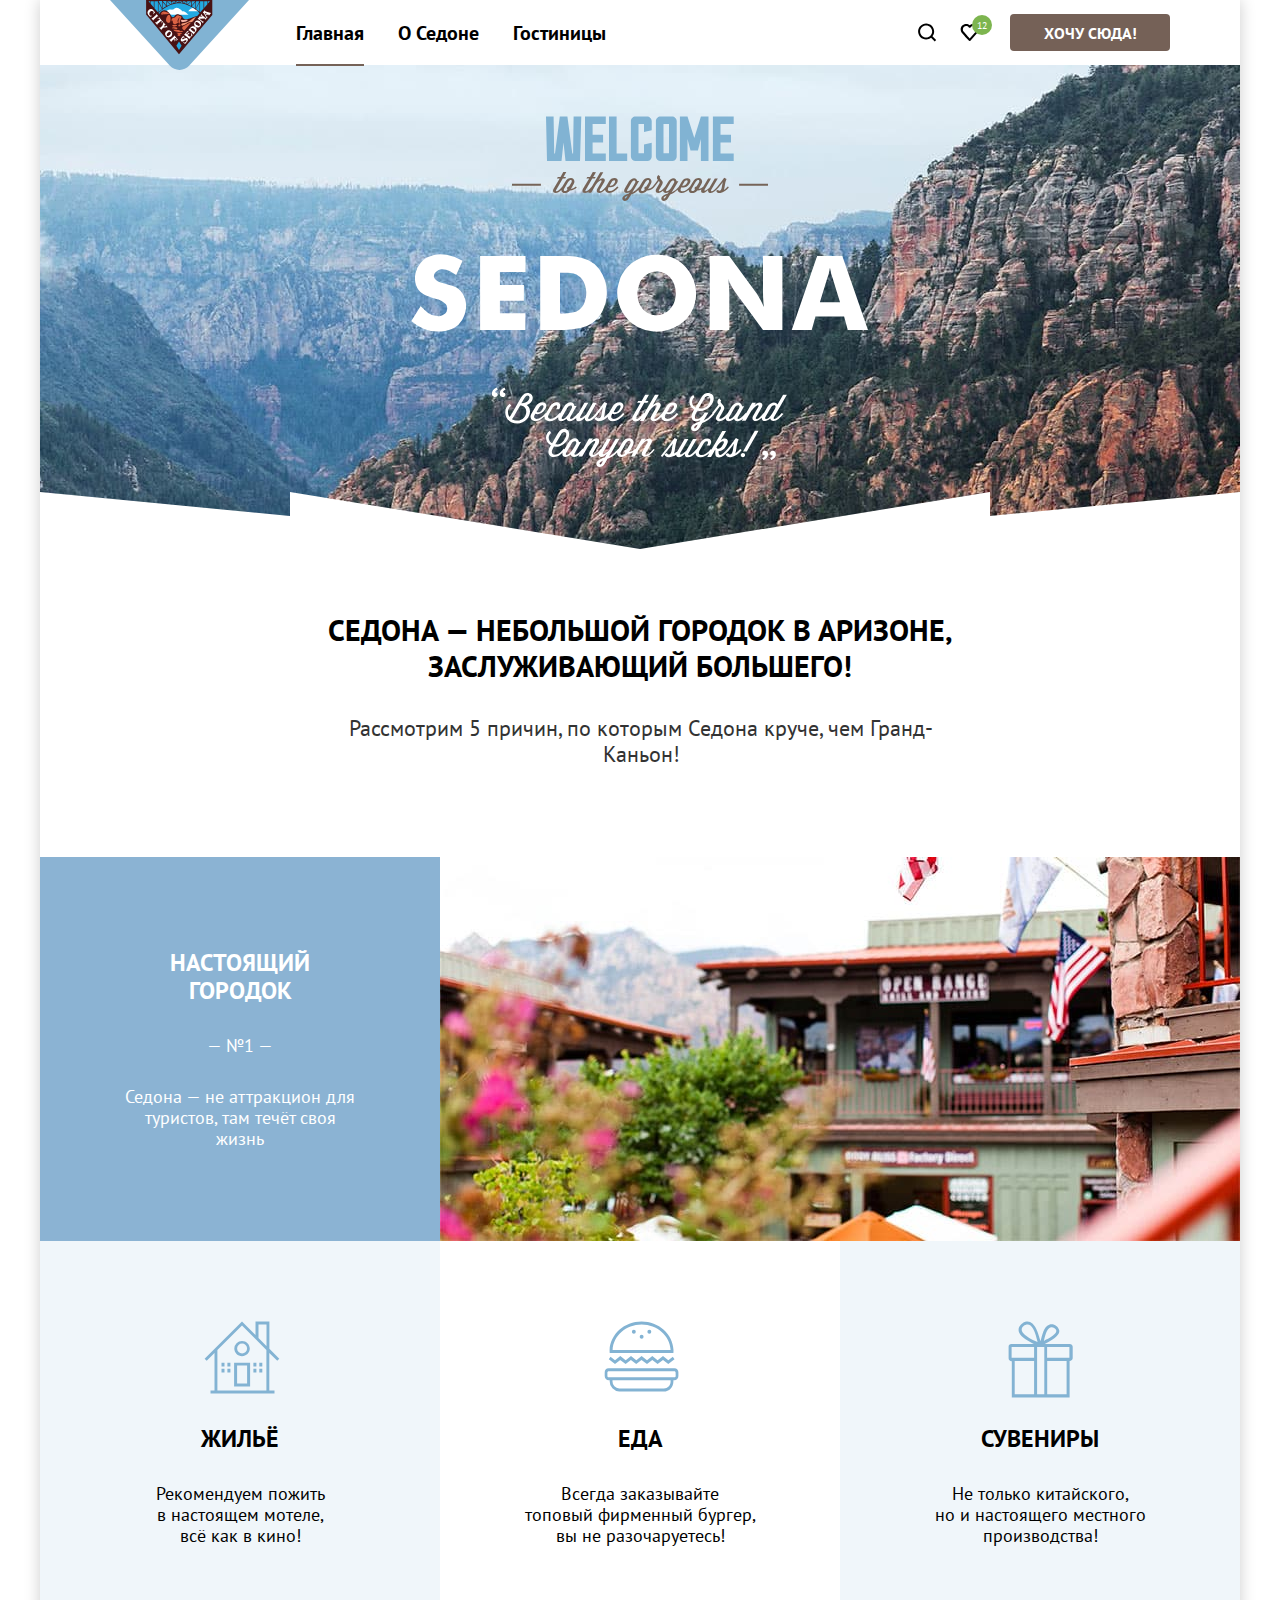
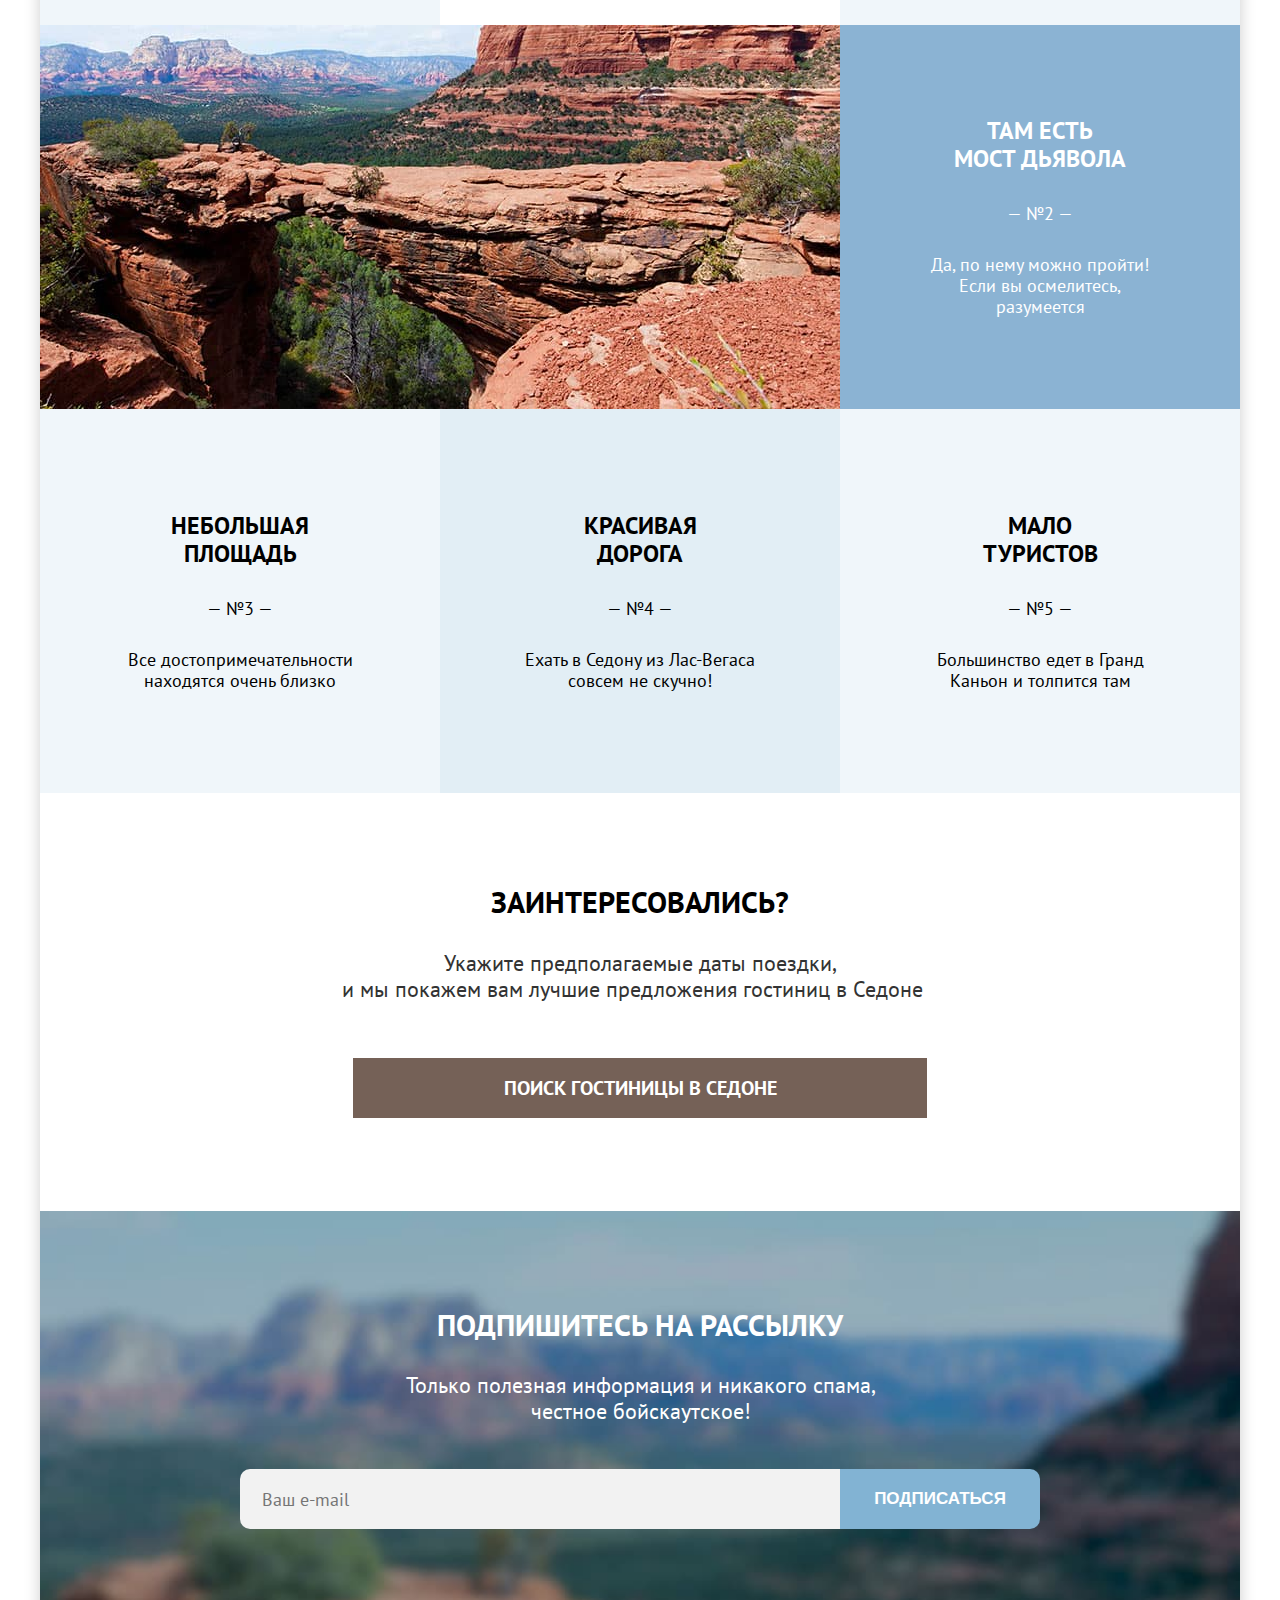
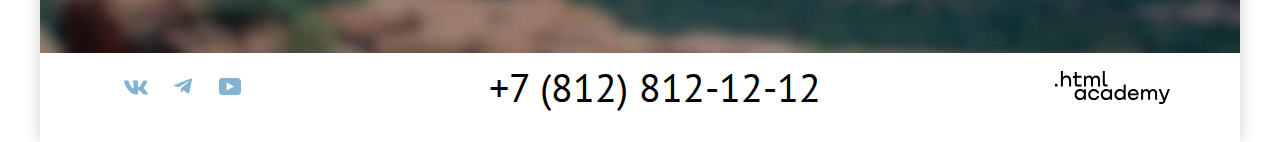
<file: index.html>
<!DOCTYPE html>
<html lang="ru">

  <head>
    <meta charset="utf-8">
    <title>HTML Academy: Седона</title>
    <link rel="stylesheet" href="styles/styles.css">
  </head>

  <body>
    <div class="container">
      <header class="page-header">

        <a class="header-logo">
          <img class="logo" src="images/logo-sedona.svg" width="139" height="70" alt="Логотип Города Седона">
        </a>
        <nav class="navigation">
          <ul class="navigation-list">
            <li class="navigation-item">
              <a class="navigation-link navigation-link-active">
                Главная
              </a>
            </li>
            <li class="navigation-item">
              <a class="navigation-link" href="#">О Седоне</a>
            </li>
            <li class="navigation-item">
              <a class="navigation-link" href="catalog.html">Гостиницы</a>
            </li>
          </ul>
          <ul class="navigation-list navigation-user">
            <li class="navigation-item">
              <a class="navigation-link" href="3">
                <svg class="navigation-icon" aria-hidden="true" focusable="false" width="19" height="19"
                  viewBox="0 0 19 19" fill="none" xmlns="http://www.w3.org/2000/svg">
                  <path fill-rule="evenodd" clip-rule="evenodd"
                    d="M18.1585 17.05L14.448 13.35C15.4508 12.05 16.1528 10.35 16.1528 8.44995C16.1528 4.04995 12.5426 0.449951 8.13013 0.449951C3.71764 0.449951 0.107422 4.14995 0.107422 8.54995C0.107422 12.95 3.71764 16.55 8.13013 16.55C9.93524 16.55 11.6401 15.95 13.044 14.85L16.7545 18.55L18.1585 17.05ZM8.13013 14.55C4.82076 14.55 2.1131 11.85 2.1131 8.54995C2.1131 5.24995 4.82076 2.54995 8.13013 2.54995C11.4395 2.54995 14.1472 5.24995 14.1472 8.54995C14.1472 11.85 11.4395 14.55 8.13013 14.55Z" />
                </svg>
                <span class="visually-hidden">Поиск.</span>
              </a>
            </li>
            <li class="navigation-item">
              <a class="navigation-link" href="#">
                <svg class="navigation-icon" aria-hidden="true" focusable="false" width="19" height="17"
                  viewBox="0 0 19 17" fill="none" xmlns="http://www.w3.org/2000/svg">
                  <path fill-rule="evenodd" clip-rule="evenodd"
                    d="M9.57663 17C9.27578 17 8.97493 16.9 8.77436 16.6C3.35903 10.5 2.05534 9.1 1.75449 8.7C1.0525 7.8 0.651367 6.6 0.651367 5.4C0.651367 2.4 3.05818 0 6.16698 0C7.47067 0 8.67407 0.5 9.67691 1.3C10.6797 0.5 11.9834 0 13.1868 0C16.1954 0 18.7025 2.4 18.7025 5.4C18.7025 6.7 18.201 7.9 17.3988 8.8L10.3789 16.7C10.1783 16.9 9.97776 17 9.57663 17ZM3.5596 7.5C3.86045 7.9 7.06953 11.5 9.67691 14.4L15.8945 7.4C16.3959 6.9 16.5965 6.2 16.5965 5.4C16.5965 3.6 15.0922 2.1 13.2871 2.1C12.2843 2.1 11.2815 2.6 10.5795 3.4C10.2786 3.7 9.97776 3.8 9.67691 3.8C9.37606 3.8 9.07521 3.6 8.87464 3.4C8.17265 2.6 7.16982 2.1 6.16698 2.1C4.36187 2.1 2.85761 3.6 2.85761 5.4C2.75733 6.3 3.15846 7 3.5596 7.5C3.45931 7.5 3.45931 7.5 3.5596 7.5Z" />
                </svg>
                <span class="visually-hidden">Поставить лайк.</span>
                <span class="favorite-number">12</span>
              </a>

            </li>
            <li class="navigation-item ">
              <a class="navigation-link-brown" href="#">Хочу сюда!</a>
            </li>
          </ul>
        </nav>
      </header>

      <main class="main-index">
        <div class="main-container">
          <section class="main-header">
            <div class="main-header-welcome-background">
              <div class="main-header-welcome">
                <img class="image-welcome" src="images/index/index-welcome.svg" width="458" height="352"
                  alt="Добро пожаловать">
              </div>
              <div class="main-header-welcome-background-divider">
              </div>
            </div>
            <div class="main-header-welcome-title">
              <h1 class="headline-main-info">Седона — небольшой городок в&nbsp;Аризоне, заслуживающий большего!</h1>
              <h2 class="headline-reasons">Рассмотрим 5 причин, по которым Седона круче, чем Гранд-Каньон!</h2>
            </div>
          </section>
          <section class="main-advantage">
            <ul class="advantage">
              <li class="title-advantage-numbering">
                <div class="advantage-numbering-info info-white">
                  <h3 class="headline-advantages">Настоящий городок</h3>
                  <span class="number-advantage">— №1 —</span>
                  <p class="advantage-description">Седона — не аттракцион для туристов, там течёт своя жизнь</p>
                </div>
                <div class="advantage-numbering-info-image">
                  <img class="advantage-reason-image" src="images/reason-1.jpg" width="800" height="384"
                    alt="Тихая улица города с высоты второго этажа, с гормами на заднем фоне">
                </div>
              <li class="title-advantage-numbering ">
                <div class="advantage-info advantage-numbering-house">
                  <h4 class="headline-advantages">Жильё</h4>
                  <p class="advantage-description description-city">Рекомендуем пожить <br>в настоящем мотеле,
                    всё&nbsp;как&nbsp;в&nbsp;кино!</p>
                </div>
              </li>
              <li class="title-advantage-numbering-white ">
                <div class="advantage-info advantage-numbering-food">
                  <h4 class="headline-advantages">Еда</h4>
                  <p class="advantage-description description-city">Всегда заказывайте<br> топовый фирменный бургер,
                    вы не разочаруетесь!</p>
                </div>
              </li>
              <li class="title-advantage-numbering ">
                <div class="advantage-info advantage-numbering-souvenirs">
                  <h4 class="headline-advantages">Сувениры</h4>
                  <p class="advantage-description description-city">Не только китайского,<br> но и настоящего местного
                    производства!</p>
                </div>
              </li>
              <li class="title-advantage-numbering revers">
                <div class="advantage-numbering-info info-white">
                  <h3 class="headline-advantages">Там есть <br>мост дьявола</h3>
                  <span class="number-advantage">— №2 —</span>
                  <p class="advantage-description">Да, по нему можно пройти! Если вы осмелитесь, разумеется</p>
                </div>
                <div class="advantage-numbering-info-image-bridg">
                  <img class="advantage-reason-image" src="images/reason-2.jpg" width="800" height="384"
                    alt="Мост свода дьявола, Sedona, Аризона, США">
                </div>
              </li>
              <li class="title-advantage-numbering ">
                <div class="advantage-numbering-info">
                  <h3 class="headline-advantages">Небольшая площадь</h3>
                  <span class="number-advantage">— №3 —</span>
                  <p class="advantage-description">Все достопримечательности находятся очень близко</p>
                </div>
              </li>
              <li class="title-advantage-numbering info-bg-blue">
                <div class="advantage-numbering-info">
                  <h3 class="headline-advantages">Красивая<br> дорога</h3>
                  <span class="number-advantage">— №4 —</span>
                  <p class="advantage-description">Ехать в Седону из Лас-Вегаса совсем не скучно!</p>
                </div>
              </li>
              <li class="title-advantage-numbering">
                <div class="advantage-numbering-info">
                  <h3 class="headline-advantages">Мало<br> туристов</h3>
                  <span class="number-advantage">— №5 —</span>
                  <p class="advantage-description">Большинство едет в Гранд Каньон и толпится там</p>
                </div>
              </li>
            </ul>
          </section>
          <section class="index-search-hostels">
            <h2 class="headline-search-hostels">Заинтересовались?</h2>
            <p class="search-hostels-description">&nbsp;&nbsp;&nbsp;Укажите предполагаемые даты поездки,<br>и мы покажем
              вам лучшие
              предложения
              гостиниц в Седоне
            </p>
            <a class="index-search-hostels-link-brown" href="catalog.html">Поиск Гостиницы В седоне</a>
          </section>
          <section class="subscribe">
            <h2 class="subscribe-spam">Подпишитесь на рассылку</h2>
            <p class="subscribe-spam-description">Только полезная информация и никакого спама, честное бойскаутское!</p>
            <form class="form-subscribe" action="https://echo.htmlacademy.ru/" method="POST">
              <label class="form-subscribe-email">
                <input class="subscribe-email-input" type="email" id="subscribe-email" name="subscribe-email"
                  placeholder="Ваш e-mail">
              </label>
              <button class="button-new-subscribe" type="submit">
                Подписаться
              </button>
            </form>
          </section>
        </div>
      </main>
      <footer class="page-footer">
        <section class="footer-social">
          <ul class="footer-social-list">
            <li class="footer-social-item">
              <a class="link-social button-vk" href="https://vk.com/htmlacademy">
                <svg class="social-icon" aria-hidden="true" focusable="false" width="24" height="15" viewBox="0 0 24 15"
                  fill="none" xmlns="http://www.w3.org/2000/svg">
                  <path fill-rule="evenodd" clip-rule="evenodd"
                    d="M23.45 1.448C23.616 0.902 23.45 0.5 22.655 0.5H20.03C19.362 0.5 19.054 0.847 18.887 1.23C18.887 1.23 17.552 4.426 15.661 6.502C15.049 7.104 14.771 7.295 14.437 7.295C14.27 7.295 14.019 7.104 14.019 6.557V1.448C14.019 0.792 13.835 0.5 13.279 0.5H9.151C8.734 0.5 8.483 0.804 8.483 1.093C8.483 1.714 9.429 1.858 9.526 3.606V7.404C9.526 8.237 9.373 8.388 9.039 8.388C8.149 8.388 5.984 5.177 4.699 1.503C4.45 0.788 4.198 0.5 3.527 0.5H0.9C0.15 0.5 0 0.847 0 1.23C0 1.912 0.89 5.3 4.145 9.781C6.315 12.841 9.37 14.5 12.153 14.5C13.822 14.5 14.028 14.132 14.028 13.497V11.184C14.028 10.447 14.186 10.3 14.715 10.3C15.105 10.3 15.772 10.492 17.33 11.967C19.11 13.716 19.403 14.5 20.405 14.5H23.03C23.78 14.5 24.156 14.132 23.94 13.404C23.702 12.68 22.852 11.629 21.725 10.382C21.113 9.672 20.195 8.907 19.916 8.524C19.527 8.033 19.638 7.814 19.916 7.377C19.916 7.377 23.116 2.951 23.449 1.448H23.45Z" />
                </svg>
                <span class="visually-hidden">ВКонтакте.</span>
              </a>
            </li>
            <li class="footer-social-item">
              <a class="link-social button-telegram" href="https://t.me/htmlacademy ">
                <svg class="social-icon" aria-hidden="true" focusable="false" width="18" height="17" viewBox="0 0 18 17"
                  fill="none" xmlns="http://www.w3.org/2000/svg">
                  <g clip-path="url(#clip0_33515_1184)">
                    <path fill-rule="evenodd" clip-rule="evenodd"
                      d="M16.7855 0.59926L0.840977 6.74776C-0.247172 7.18481 -0.240877 7.79184 0.641333 8.06253L4.73493 9.33953L14.2063 3.3637C14.6542 3.09121 15.0634 3.2378 14.727 3.53636L7.05332 10.4619H7.05152L7.05332 10.4628L6.77094 14.6823C7.18462 14.6823 7.36718 14.4925 7.5992 14.2686L9.58754 12.3351L13.7234 15.39C14.486 15.81 15.0337 15.5941 15.2234 14.6841L17.9384 1.88885C18.2163 0.774623 17.513 0.270117 16.7855 0.59926Z" />
                  </g>
                  <defs>
                    <clipPath id="clip0_33515_1184">
                      <rect width="18" height="17" fill="white" transform="translate(0.000488281)" />
                    </clipPath>
                  </defs>
                </svg>
                <span class="visually-hidden">Телеграмм.</span>
              </a>
            </li>
            <li class="footer-social-item">
              <a class="link-social button-youtube" href="https://www.youtube.com/user/htmlacademyru">
                <svg class="social-icon" aria-hidden="true" focusable="false" width="22" height="17" viewBox="0 0 22 17"
                  fill="none" xmlns="http://www.w3.org/2000/svg">
                  <path fill-rule="evenodd" clip-rule="evenodd"
                    d="M18.607 0H3.17413C1.31343 0 0 1.59375 0 3.4V13.4937C0 15.4062 1.31343 17 3.17413 17H18.8259C20.4677 17 22 15.4062 22 13.6V3.4C21.7811 1.59375 20.4677 0 18.607 0ZM7.66169 12.5375V4.4625L14.995 8.5L7.66169 12.5375Z" />
                </svg>
                <span class="visually-hidden">Ютуб.</span>
              </a>
            </li>
          </ul>
          <div class="footer-mobile-number">
            <a class="mobile-number" href="#">
              <span class="visually-hidden">Номер телефона.</span>
              <span class="mobile-number-self">+7 (812) 812-12-12</span>
            </a>
          </div>
          <div class="footer-htmlacademy">
            <a class="htmlacademy-link" href="https://htmlacademy.ru/">
              <svg class="footer-academylogo" aria-hidden="true" focusable="false" width="115" height="33"
                viewBox="0 0 115 33" fill="none" xmlns="http://www.w3.org/2000/svg">
                <path fill-rule="evenodd" clip-rule="evenodd" d="M0 12.9V15.5H2.5V12.9H0Z" />
                <path fill-rule="evenodd" clip-rule="evenodd"
                  d="M11.6 4.5C10 4.5 8.8 5.2 8 6.2H7.9V0H5.9V15.5H7.9V10.2C7.9 8.1 9.2 6.6 11.2 6.6C13 6.6 14.1 8 14.1 9.8V15.5H16.1V9.4C16.2 6.4 14.3 4.5 11.6 4.5Z" />
                <path fill-rule="evenodd" clip-rule="evenodd"
                  d="M26.6 4.8H21.8V1.1H19.8V4.9H17.9V6.9H19.8V12.9C19.8 14.6 20.8 15.6 22.5 15.6H26.6V13.6H22.9C22.2 13.6 21.8 13.2 21.8 12.5V6.8H26.6V4.8Z" />
                <path fill-rule="evenodd" clip-rule="evenodd"
                  d="M41.1 4.6C39.5 4.6 38.2 5.4 37.6 6.7H37.5C36.9 5.5 35.7 4.6 34.1 4.6C32.7 4.6 31.6 5.4 31 6.4H30.9V4.8H29V15.4H31V10C31 8 32 6.5 33.6 6.5C35.1 6.5 36 7.5 36 9.1V15.4H38V9.8C38 7.4 39.4 6.5 40.6 6.5C42.1 6.5 43 7.5 43 9.1V15.4H45V8.9C45.1 6.4 43.6 4.6 41.1 4.6Z" />
                <path fill-rule="evenodd" clip-rule="evenodd"
                  d="M47.8 12.7C47.8 14.4 48.8 15.4 50.6 15.4H52.6V13.4H50.9C50.2 13.4 49.8 13 49.8 12.3V0H47.8V12.7Z" />
                <path fill-rule="evenodd" clip-rule="evenodd"
                  d="M28.9 19.7C28 18.6 26.7 17.9 25 17.9C21.9 17.9 19.6 20.2 19.6 23.5C19.6 26.8 21.9 29.1 25 29.1C26.8 29.1 28 28.3 28.8 27.2H28.9V28.8H30.9V18.2H28.9V19.7ZM25.3 27.1C23.1 27.1 21.7 25.5 21.7 23.5C21.7 21.5 23.1 19.9 25.3 19.9C27.5 19.9 28.9 21.5 28.9 23.5C28.9 25.4 27.5 27.1 25.3 27.1Z" />
                <path fill-rule="evenodd" clip-rule="evenodd"
                  d="M44.2 22C43.7 19.6 41.6 17.9 38.8 17.9C35.4 17.9 33.2 20.4 33.2 23.5C33.2 26.6 35.4 29.1 38.8 29.1C41.6 29.1 43.7 27.3 44.2 24.9H42.1C41.7 26.2 40.4 27.2 38.8 27.2C36.6 27.2 35.2 25.6 35.2 23.6C35.2 21.6 36.6 20 38.8 20C40.4 20 41.6 21 42.1 22.2H44.2V22Z" />
                <path fill-rule="evenodd" clip-rule="evenodd"
                  d="M55.1 19.7C54.2 18.6 52.9 17.9 51.2 17.9C48.1 17.9 45.8 20.2 45.8 23.5C45.8 26.8 48.1 29.1 51.2 29.1C53 29.1 54.2 28.3 55 27.2H55.1V28.8H57.1V18.2H55.1V19.7ZM51.5 27.1C49.3 27.1 47.9 25.5 47.9 23.5C47.9 21.5 49.3 19.9 51.5 19.9C53.7 19.9 55.1 21.5 55.1 23.5C55.1 25.4 53.6 27.1 51.5 27.1Z" />
                <path fill-rule="evenodd" clip-rule="evenodd"
                  d="M68.7 19.8C67.8 18.7 66.5 17.9 64.8 17.9C61.7 17.9 59.4 20.2 59.4 23.5C59.4 26.8 61.6 29.1 64.8 29.1C66.5 29.1 67.8 28.3 68.6 27.3H68.7V28.8H70.7V13.4H68.7V19.8ZM65.1 27.1C62.9 27.1 61.5 25.5 61.5 23.5C61.5 21.5 62.9 19.9 65.1 19.9C67.3 19.9 68.7 21.5 68.7 23.5C68.6 25.5 67.2 27.1 65.1 27.1Z" />
                <path fill-rule="evenodd" clip-rule="evenodd"
                  d="M78.3 17.9C75 17.9 72.8 20.4 72.8 23.5C72.8 26.5 74.9 29.1 78.3 29.1C80.8 29.1 82.8 27.8 83.5 25.5H81.4C80.9 26.5 79.8 27.1 78.4 27.1C76.5 27.1 75.1 25.8 75 24.2H83.8C84 20.6 81.8 17.9 78.3 17.9ZM78.3 19.8C80 19.8 81.3 20.8 81.6 22.4H75.1C75.4 20.9 76.6 19.8 78.3 19.8Z" />
                <path fill-rule="evenodd" clip-rule="evenodd"
                  d="M98.2 17.9C96.6 17.9 95.3 18.7 94.6 19.9H94.5C93.9 18.7 92.7 17.9 91.1 17.9C89.7 17.9 88.6 18.6 88 19.7V18.2H86.1V28.8H88.1V23.4C88.1 21.4 89.1 20 90.7 19.9C92.2 19.9 93.1 20.9 93.1 22.5V28.8H95.1V23.2C95.1 20.8 96.5 19.9 97.7 19.9C99.2 19.9 100.1 20.9 100.1 22.5V28.8H102.1V22.3C102.2 19.7 100.7 17.9 98.2 17.9Z" />
                <path fill-rule="evenodd" clip-rule="evenodd"
                  d="M109.4 27L105.8 18.1H103.6L108.4 29.7C108.1 30.6 107.7 30.9 106.7 30.9H104.2V32.9H106.7C108.5 32.9 109.5 32.1 110.2 30.3L114.9 18.1H112.8L109.4 27Z" />
              </svg>
              <span class="visually-hidden">html-academy.</span>
            </a>
          </div>
        </section>
      </footer>
      <div class="modal-container modal-container-close">
        <div class="modal modal-search">
          <button class="modal-close-button" type="button">
            <svg class="modal-icon" width="13" height="13" viewBox="0 0 13 13" fill="none"
              xmlns="http://www.w3.org/2000/svg">
              <path fill-rule="evenodd" clip-rule="evenodd"
                d="M13 1.2L11.8 0L6.5 5.3L1.2 0L0 1.2L5.3 6.5L0 11.8L1.2 13L6.5 7.7L11.8 13L13 11.8L7.7 6.5L13 1.2Z" />
            </svg>
            <span class="visually-hidden">Закрыть.</span>
          </button>
          <section class="modal-content">
            <h2 class="modal-title">Поиск гостиницы в Седоне</h2>
            <form class="modal-form-search" action="https://echo.htmlacademy.ru" method="post">
              <div class="modal-form-info">
                <div class="field-group">
                  <label class="modal-search-label" for="modal-date">Дата Заезда:</label>
                  <input class="field search-form-field" type="text" name="modal-date" id="modal-date"
                    placeholder="Укажите дату" value="27 апреля 2020" required>
                  <button class="button-calendar" type="button">
                    <span class="visually-hidden">Открыть календарь.</span>
                  </button>
                  <p class="modal-search-status modal-search-status-incorrect">Мы не можем отправить вас в прошлое.</p>
                </div>
                <div class="field-group">
                  <label class="modal-search-label" for="modal-entry">Дата Выезда:</label>
                  <input class="field search-form-field" type="text" name="modal-entry" id="modal-entry"
                    placeholder="Укажите дату" value="1 сентября 2021" required>
                  <button class="button-calendar" type="button">
                    <span class="visually-hidden">Открыть календарь.</span>
                  </button>
                  <p class="modal-search-status">На эти даты есть свободные номера. Пока есть.</p>
                </div>
                <div class="quantity-group">
                  <label class="modal-search-label" for="modal-adults">Взрослые:</label>
                  <input class="field search-form-quantity" type="number" name="modal-adults" id="modal-adults" min="0"
                    value="2" required>
                  <button class="button-decrease" type="button">
                    <svg class="modal-icon-decrease" width="13" height="1" viewBox="0 0 13 1" fill="none"
                      xmlns="http://www.w3.org/2000/svg">
                      <path fill-rule="evenodd" clip-rule="evenodd" d="M0 0L0 1L13 1V0L0 0Z" />
                    </svg>
                    <span class="visually-hidden">Уменьшить.</span>
                  </button>
                  <button class="button-increase" type="button">
                    <svg class="modal-icon-increase" width="13" height="13" viewBox="0 0 13 13" fill="none"
                      xmlns="http://www.w3.org/2000/svg">
                      <path fill-rule="evenodd" clip-rule="evenodd" d="M13 6H7V0H6V6H0V7H6V13H7V7H13V6Z" />
                    </svg>
                    <span class="visually-hidden">Увеличить.</span>
                  </button>
                </div>
                <div class="quantity-group">
                  <div class="modal-children-container">
                    <label class="modal-search-label" for="modal-children">Дети:</label>
                    <span class="tooltip">
                      <button class="tooltip-toogle" type="button" aria-labelledby="tooltip-label">
                        <svg class="tooltip-icon" width="1" height="9" viewBox="0 0 1 9" fill="none"
                          xmlns="http://www.w3.org/2000/svg" aria-label="Важная информация по детям.">
                          <g clip-path="url(#clip0_39785_729)">
                            <path fill-rule="evenodd" clip-rule="evenodd" d="M0 9H1L1 3H0L0 9Z" />
                            <path fill-rule="evenodd" clip-rule="evenodd" d="M1 0H0V1H1V0Z" />
                          </g>
                          <defs>
                            <clipPath id="clip0_39785_729">
                              <rect fill-rule="evenodd" clip-rule="evenodd" width="1" height="9" />
                            </clipPath>
                          </defs>
                        </svg>
                      </button>
                      <span class="tooltip-text" role="tooltip" id="tooltip-label">Укажите количество детей, которые
                        будут с вами, возраст которых от 6 до 18 лет. Дети до 6 лет размещаются бесплатно.</span>
                    </span>
                  </div>
                  <input class="field search-form-quantity" type="number" name="modal-children" id="modal-children"
                    min="0" value="1" required>
                  <button class="button-decrease" type="button">
                    <svg class="modal-icon-decrease" width="13" height="1" viewBox="0 0 13 1" fill="none"
                      xmlns="http://www.w3.org/2000/svg">
                      <path fill-rule="evenodd" clip-rule="evenodd" d="M0 0L0 1L13 1V0L0 0Z" />
                    </svg>
                    <span class="visually-hidden">Уменьшить.</span>
                  </button>
                  <button class="button-increase" type="button">
                    <svg class="modal-icon-increase" width="13" height="13" viewBox="0 0 13 13" fill="none"
                      xmlns="http://www.w3.org/2000/svg">
                      <path fill-rule="evenodd" clip-rule="evenodd" d="M13 6H7V0H6V6H0V7H6V13H7V7H13V6Z" />
                    </svg>
                    <span class="visually-hidden">Увеличить.</span>
                  </button>
                </div>
              </div>
              <button class="modal-button" type="submit">Найти</button>
            </form>
          </section>
        </div>
      </div>
    </div>
  </body>

</html>
</file>
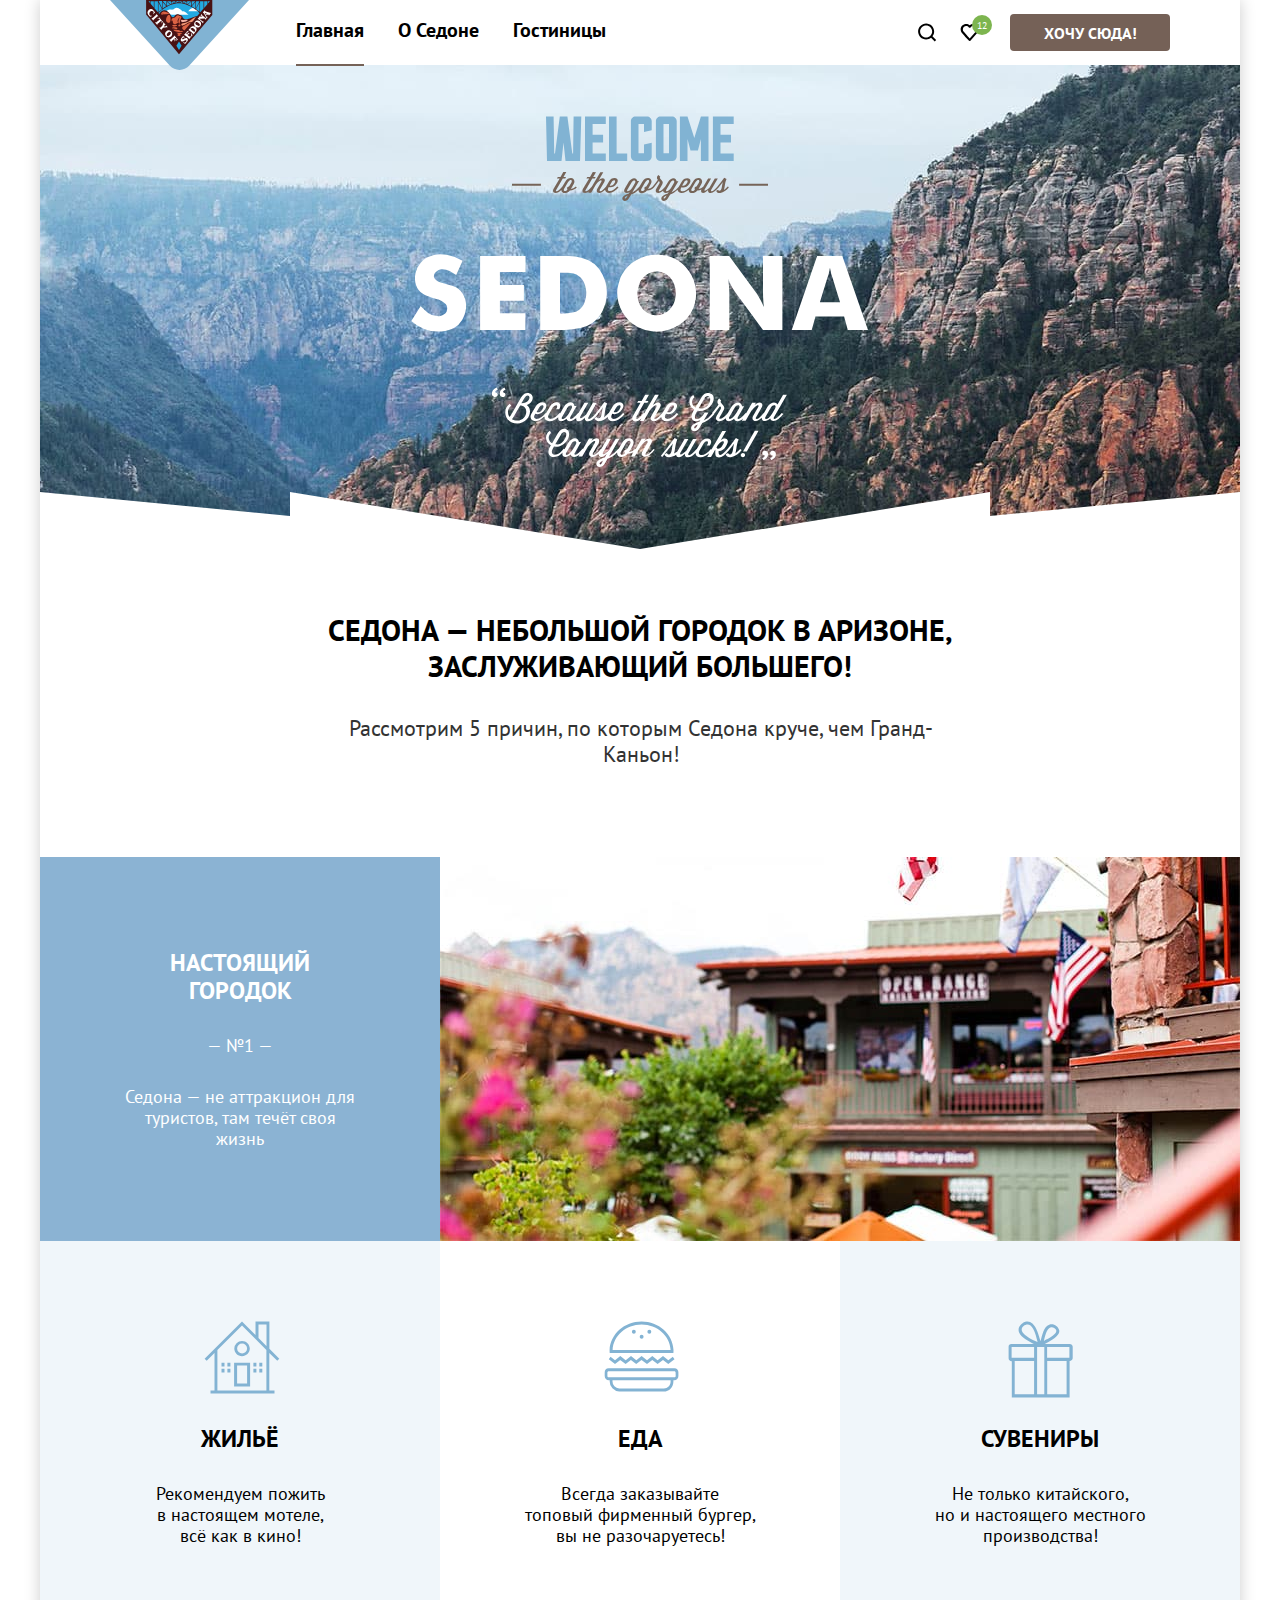
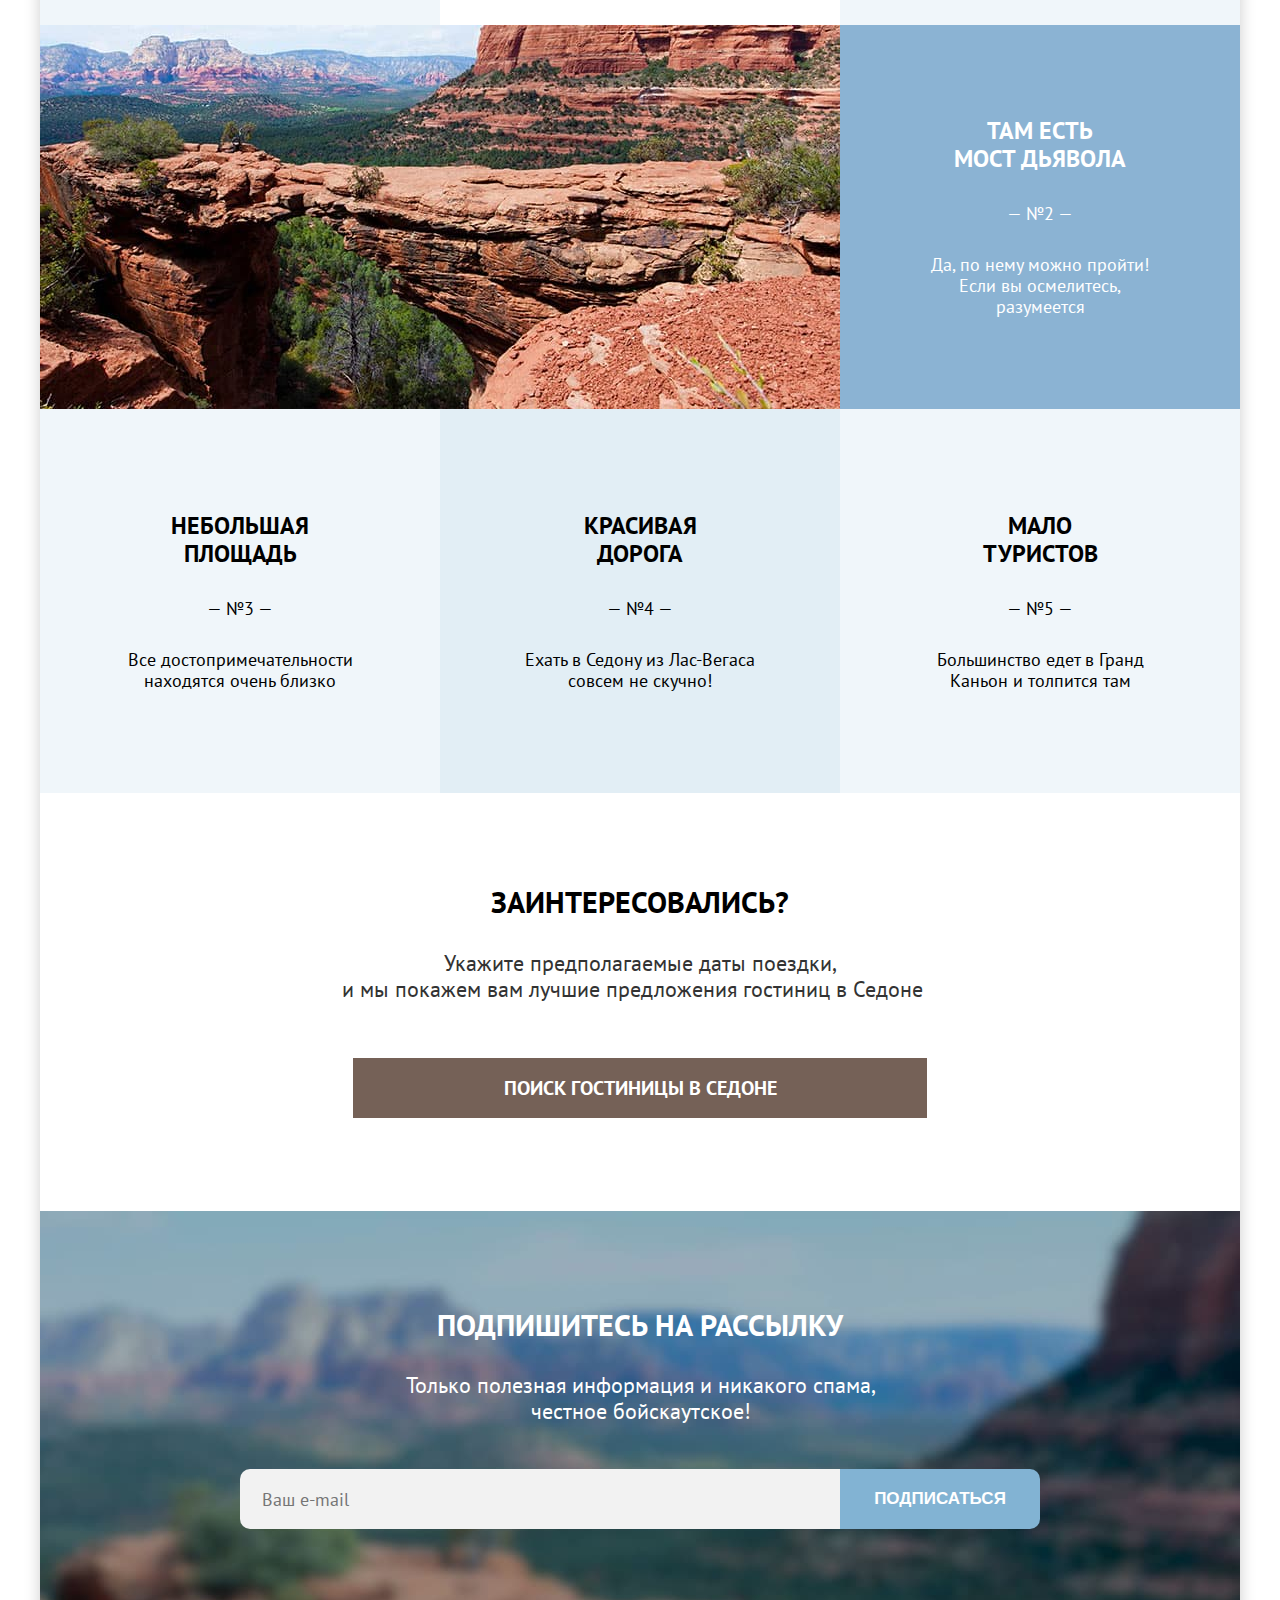
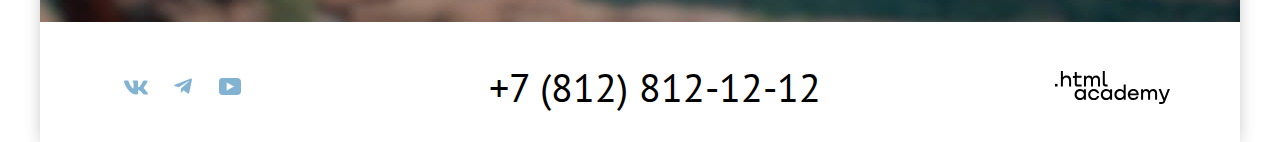
<file: 10/index.html>
<!DOCTYPE html>
<html lang="ru">

  <head>
    <meta charset="utf-8">
    <title>HTML Academy: Седона</title>
    <link rel="stylesheet" href="styles/styles.css">
    <base href="https://htmlacademy-htmlcss.github.io/2105409-sedona-34/10/">
</head>

  <body>
    <div class="container">
      <header class="page-header">

        <a class="header-logo">
          <img class="logo" src="images/logo-sedona.svg" width="139" height="70" alt="Логотип Города Седона">
        </a>
        <nav class="navigation">
          <ul class="navigation-list">
            <li class="navigation-item">
              <a class="navigation-link navigation-link-active">
                Главная
              </a>
            </li>
            <li class="navigation-item">
              <a class="navigation-link" href="#">О Седоне</a>
            </li>
            <li class="navigation-item">
              <a class="navigation-link" href="catalog.html">Гостиницы</a>
            </li>
          </ul>
          <ul class="navigation-list navigation-user">
            <li class="navigation-item">
              <a class="navigation-link" href="3">
                <svg class="navigation-icon" aria-hidden="true" focusable="false" width="19" height="19"
                  viewBox="0 0 19 19" fill="none" xmlns="http://www.w3.org/2000/svg">
                  <path fill-rule="evenodd" clip-rule="evenodd"
                    d="M18.1585 17.05L14.448 13.35C15.4508 12.05 16.1528 10.35 16.1528 8.44995C16.1528 4.04995 12.5426 0.449951 8.13013 0.449951C3.71764 0.449951 0.107422 4.14995 0.107422 8.54995C0.107422 12.95 3.71764 16.55 8.13013 16.55C9.93524 16.55 11.6401 15.95 13.044 14.85L16.7545 18.55L18.1585 17.05ZM8.13013 14.55C4.82076 14.55 2.1131 11.85 2.1131 8.54995C2.1131 5.24995 4.82076 2.54995 8.13013 2.54995C11.4395 2.54995 14.1472 5.24995 14.1472 8.54995C14.1472 11.85 11.4395 14.55 8.13013 14.55Z" />
                </svg>
              </a>
            </li>
            <li class="navigation-item">
              <a class="navigation-link" href="#">
                <svg class="navigation-icon" aria-hidden="true" focusable="false" width="19" height="17"
                  viewBox="0 0 19 17" fill="none" xmlns="http://www.w3.org/2000/svg">
                  <path fill-rule="evenodd" clip-rule="evenodd"
                    d="M9.57663 17C9.27578 17 8.97493 16.9 8.77436 16.6C3.35903 10.5 2.05534 9.1 1.75449 8.7C1.0525 7.8 0.651367 6.6 0.651367 5.4C0.651367 2.4 3.05818 0 6.16698 0C7.47067 0 8.67407 0.5 9.67691 1.3C10.6797 0.5 11.9834 0 13.1868 0C16.1954 0 18.7025 2.4 18.7025 5.4C18.7025 6.7 18.201 7.9 17.3988 8.8L10.3789 16.7C10.1783 16.9 9.97776 17 9.57663 17ZM3.5596 7.5C3.86045 7.9 7.06953 11.5 9.67691 14.4L15.8945 7.4C16.3959 6.9 16.5965 6.2 16.5965 5.4C16.5965 3.6 15.0922 2.1 13.2871 2.1C12.2843 2.1 11.2815 2.6 10.5795 3.4C10.2786 3.7 9.97776 3.8 9.67691 3.8C9.37606 3.8 9.07521 3.6 8.87464 3.4C8.17265 2.6 7.16982 2.1 6.16698 2.1C4.36187 2.1 2.85761 3.6 2.85761 5.4C2.75733 6.3 3.15846 7 3.5596 7.5C3.45931 7.5 3.45931 7.5 3.5596 7.5Z" />
                </svg>
                <span class="favorite-number">12</span>
              </a>

            </li>
            <li class="navigation-item ">
              <a class="navigation-link-brown" href="#">Хочу сюда!</a>
            </li>
          </ul>
        </nav>
      </header>

      <main class="main-index">
        <div class="main-container">
          <section class="main-header">
            <div class="main-header-welcome-background">
              <div class="main-header-welcome">
                <img class="image-welcome" src="images/index/index-welcome.svg" width="458" height="352"
                  alt="Добро пожаловать">
              </div>
              <div class="main-header-welcome-background-divider">
              </div>
            </div>
            <div class="main-header-welcome-title">
              <h1 class="headline-main-info">Седона — небольшой городок в&nbsp;Аризоне, заслуживающий большего!</h1>
              <h2 class="headline-reasons">Рассмотрим 5 причин, по которым Седона круче, чем Гранд-Каньон!</h2>
            </div>
          </section>
          <section class="main-advantage">
            <ul class="advantage">
              <li class="title-advantage-numbering">
                <div class="advantage-numbering-info info-white">
                  <h3 class="headline-advantages">Настоящий городок</h3>
                  <span class="number-advantage">— №1 —</span>
                  <p class="advantage-description">Седона — не аттракцион для туристов, там течёт своя жизнь</p>
                </div>
                <div class="advantage-numbering-info-image">
                  <img class="advantage-reason-image" src="images/reason-1.jpg" width="800" height="384"
                    alt="Тихая улица города с высоты второго этажа, с гормами на заднем фоне">
                </div>
              <li class="title-advantage-numbering ">
                <div class="advantage-info advantage-numbering-house">
                  <h4 class="headline-advantages">Жильё</h4>
                  <p class="advantage-description description-city">Рекомендуем пожить <br>в настоящем мотеле,
                    всё&nbsp;как&nbsp;в&nbsp;кино!</p>
                </div>
              </li>
              <li class="title-advantage-numbering-white ">
                <div class="advantage-info advantage-numbering-food">
                  <h4 class="headline-advantages">Еда</h4>
                  <p class="advantage-description description-city">Всегда заказывайте<br> топовый фирменный бургер,
                    вы не разочаруетесь!</p>
                </div>
              </li>
              <li class="title-advantage-numbering ">
                <div class="advantage-info advantage-numbering-souvenirs">
                  <h4 class="headline-advantages">Сувениры</h4>
                  <p class="advantage-description description-city">Не только китайского,<br> но и настоящего местного
                    производства!</p>
                </div>
              </li>
              <li class="title-advantage-numbering revers">
                <div class="advantage-numbering-info info-white">
                  <h3 class="headline-advantages">Там есть <br>мост дьявола</h3>
                  <span class="number-advantage">— №2 —</span>
                  <p class="advantage-description">Да, по нему можно пройти! Если вы осмелитесь, разумеется</p>
                </div>
                <div class="advantage-numbering-info-image-bridg">
                  <img class="advantage-reason-image" src="images/reason-2.jpg" width="800" height="384"
                    alt="Мост свода дьявола, Sedona, Аризона, США">
                </div>
              </li>
              <li class="title-advantage-numbering ">
                <div class="advantage-numbering-info">
                  <h3 class="headline-advantages">Небольшая площадь</h3>
                  <span class="number-advantage">— №3 —</span>
                  <p class="advantage-description">Все достопримечательности находятся очень близко</p>
                </div>
              </li>
              <li class="title-advantage-numbering info-bg-blue">
                <div class="advantage-numbering-info">
                  <h3 class="headline-advantages">Красивая<br> дорога</h3>
                  <span class="number-advantage">— №4 —</span>
                  <p class="advantage-description">Ехать в Седону из Лас-Вегаса совсем не скучно!</p>
                </div>
              </li>
              <li class="title-advantage-numbering">
                <div class="advantage-numbering-info">
                  <h3 class="headline-advantages">Мало<br> туристов</h3>
                  <span class="number-advantage">— №5 —</span>
                  <p class="advantage-description">Большинство едет в Гранд Каньон и толпится там</p>
                </div>
              </li>
            </ul>
          </section>
          <section class="index-search-hostels">
            <h2 class="headline-search-hostels">Заинтересовались?</h2>
            <p class="search-hostels-description">&nbsp;&nbsp;&nbsp;Укажите предполагаемые даты поездки,<br>и мы покажем
              вам лучшие
              предложения
              гостиниц в Седоне
            </p>
            <a class="index-search-hostels-link-brown" href="catalog.html">Поиск Гостиницы В седоне</a>
          </section>
          <section class="subscribe">
            <h2 class="subscribe-spam">Подпишитесь на рассылку</h2>
            <p class="subscribe-spam-description">Только полезная информация и никакого спама, честное бойскаутское!</p>
            <form class="form-subscribe" action="https://echo.htmlacademy.ru/" method="POST">
              <label class="form-subscribe-email">
                <input class="subscribe-email-input" type="email" id="subscribe-email" name="subscribe-email"
                  placeholder="Ваш e-mail">
              </label>
              <button class="button-new-subscribe" type="submit">
                Подписаться
              </button>
            </form>
          </section>
        </div>
      </main>
      <footer class="page-footer">
        <section class="footer-social">
          <ul class="footer-social-list">
            <li class="footer-social-item">
              <a class="link-social button-vk" href="https://vk.com/htmlacademy">
                <svg class="social-icon" aria-hidden="true" focusable="false" width="24" height="15" viewBox="0 0 24 15"
                  fill="none" xmlns="http://www.w3.org/2000/svg">
                  <path fill-rule="evenodd" clip-rule="evenodd"
                    d="M23.45 1.448C23.616 0.902 23.45 0.5 22.655 0.5H20.03C19.362 0.5 19.054 0.847 18.887 1.23C18.887 1.23 17.552 4.426 15.661 6.502C15.049 7.104 14.771 7.295 14.437 7.295C14.27 7.295 14.019 7.104 14.019 6.557V1.448C14.019 0.792 13.835 0.5 13.279 0.5H9.151C8.734 0.5 8.483 0.804 8.483 1.093C8.483 1.714 9.429 1.858 9.526 3.606V7.404C9.526 8.237 9.373 8.388 9.039 8.388C8.149 8.388 5.984 5.177 4.699 1.503C4.45 0.788 4.198 0.5 3.527 0.5H0.9C0.15 0.5 0 0.847 0 1.23C0 1.912 0.89 5.3 4.145 9.781C6.315 12.841 9.37 14.5 12.153 14.5C13.822 14.5 14.028 14.132 14.028 13.497V11.184C14.028 10.447 14.186 10.3 14.715 10.3C15.105 10.3 15.772 10.492 17.33 11.967C19.11 13.716 19.403 14.5 20.405 14.5H23.03C23.78 14.5 24.156 14.132 23.94 13.404C23.702 12.68 22.852 11.629 21.725 10.382C21.113 9.672 20.195 8.907 19.916 8.524C19.527 8.033 19.638 7.814 19.916 7.377C19.916 7.377 23.116 2.951 23.449 1.448H23.45Z" />
                </svg>
                <span class="visually-hidden">ВКонтакте.</span>
              </a>
            </li>
            <li class="footer-social-item">
              <a class="link-social button-telegram" href="https://t.me/htmlacademy ">
                <svg class="social-icon" aria-hidden="true" focusable="false" width="18" height="17" viewBox="0 0 18 17"
                  fill="none" xmlns="http://www.w3.org/2000/svg">
                  <g clip-path="url(#clip0_33515_1184)">
                    <path fill-rule="evenodd" clip-rule="evenodd"
                      d="M16.7855 0.59926L0.840977 6.74776C-0.247172 7.18481 -0.240877 7.79184 0.641333 8.06253L4.73493 9.33953L14.2063 3.3637C14.6542 3.09121 15.0634 3.2378 14.727 3.53636L7.05332 10.4619H7.05152L7.05332 10.4628L6.77094 14.6823C7.18462 14.6823 7.36718 14.4925 7.5992 14.2686L9.58754 12.3351L13.7234 15.39C14.486 15.81 15.0337 15.5941 15.2234 14.6841L17.9384 1.88885C18.2163 0.774623 17.513 0.270117 16.7855 0.59926Z" />
                  </g>
                  <defs>
                    <clipPath id="clip0_33515_1184">
                      <rect width="18" height="17" fill="white" transform="translate(0.000488281)" />
                    </clipPath>
                  </defs>
                </svg>
                <span class="visually-hidden">Телеграмм.</span>
              </a>
            </li>
            <li class="footer-social-item">
              <a class="link-social button-youtube" href="https://www.youtube.com/user/htmlacademyru">
                <svg class="social-icon" aria-hidden="true" focusable="false" width="22" height="17" viewBox="0 0 22 17"
                  fill="none" xmlns="http://www.w3.org/2000/svg">
                  <path fill-rule="evenodd" clip-rule="evenodd"
                    d="M18.607 0H3.17413C1.31343 0 0 1.59375 0 3.4V13.4937C0 15.4062 1.31343 17 3.17413 17H18.8259C20.4677 17 22 15.4062 22 13.6V3.4C21.7811 1.59375 20.4677 0 18.607 0ZM7.66169 12.5375V4.4625L14.995 8.5L7.66169 12.5375Z" />
                </svg>
                <span class="visually-hidden">Ютуб.</span>
              </a>
            </li>
          </ul>
          <div class="footer-mobile-number">
            <a class="mobile-number" href="#">
              <span class="visually-hidden">Номер телефона.</span>
              <span class="mobile-number-self">+7 (812) 812-12-12</span>
            </a>
          </div>
          <div class="footer-htmlacademy">
            <a class="htmlacademy-link" href="https://htmlacademy.ru/">
              <svg class="footer-academylogo" aria-hidden="true" focusable="false" width="115" height="33"
                viewBox="0 0 115 33" fill="none" xmlns="http://www.w3.org/2000/svg">
                <path fill-rule="evenodd" clip-rule="evenodd" d="M0 12.9V15.5H2.5V12.9H0Z" />
                <path fill-rule="evenodd" clip-rule="evenodd"
                  d="M11.6 4.5C10 4.5 8.8 5.2 8 6.2H7.9V0H5.9V15.5H7.9V10.2C7.9 8.1 9.2 6.6 11.2 6.6C13 6.6 14.1 8 14.1 9.8V15.5H16.1V9.4C16.2 6.4 14.3 4.5 11.6 4.5Z" />
                <path fill-rule="evenodd" clip-rule="evenodd"
                  d="M26.6 4.8H21.8V1.1H19.8V4.9H17.9V6.9H19.8V12.9C19.8 14.6 20.8 15.6 22.5 15.6H26.6V13.6H22.9C22.2 13.6 21.8 13.2 21.8 12.5V6.8H26.6V4.8Z" />
                <path fill-rule="evenodd" clip-rule="evenodd"
                  d="M41.1 4.6C39.5 4.6 38.2 5.4 37.6 6.7H37.5C36.9 5.5 35.7 4.6 34.1 4.6C32.7 4.6 31.6 5.4 31 6.4H30.9V4.8H29V15.4H31V10C31 8 32 6.5 33.6 6.5C35.1 6.5 36 7.5 36 9.1V15.4H38V9.8C38 7.4 39.4 6.5 40.6 6.5C42.1 6.5 43 7.5 43 9.1V15.4H45V8.9C45.1 6.4 43.6 4.6 41.1 4.6Z" />
                <path fill-rule="evenodd" clip-rule="evenodd"
                  d="M47.8 12.7C47.8 14.4 48.8 15.4 50.6 15.4H52.6V13.4H50.9C50.2 13.4 49.8 13 49.8 12.3V0H47.8V12.7Z" />
                <path fill-rule="evenodd" clip-rule="evenodd"
                  d="M28.9 19.7C28 18.6 26.7 17.9 25 17.9C21.9 17.9 19.6 20.2 19.6 23.5C19.6 26.8 21.9 29.1 25 29.1C26.8 29.1 28 28.3 28.8 27.2H28.9V28.8H30.9V18.2H28.9V19.7ZM25.3 27.1C23.1 27.1 21.7 25.5 21.7 23.5C21.7 21.5 23.1 19.9 25.3 19.9C27.5 19.9 28.9 21.5 28.9 23.5C28.9 25.4 27.5 27.1 25.3 27.1Z" />
                <path fill-rule="evenodd" clip-rule="evenodd"
                  d="M44.2 22C43.7 19.6 41.6 17.9 38.8 17.9C35.4 17.9 33.2 20.4 33.2 23.5C33.2 26.6 35.4 29.1 38.8 29.1C41.6 29.1 43.7 27.3 44.2 24.9H42.1C41.7 26.2 40.4 27.2 38.8 27.2C36.6 27.2 35.2 25.6 35.2 23.6C35.2 21.6 36.6 20 38.8 20C40.4 20 41.6 21 42.1 22.2H44.2V22Z" />
                <path fill-rule="evenodd" clip-rule="evenodd"
                  d="M55.1 19.7C54.2 18.6 52.9 17.9 51.2 17.9C48.1 17.9 45.8 20.2 45.8 23.5C45.8 26.8 48.1 29.1 51.2 29.1C53 29.1 54.2 28.3 55 27.2H55.1V28.8H57.1V18.2H55.1V19.7ZM51.5 27.1C49.3 27.1 47.9 25.5 47.9 23.5C47.9 21.5 49.3 19.9 51.5 19.9C53.7 19.9 55.1 21.5 55.1 23.5C55.1 25.4 53.6 27.1 51.5 27.1Z" />
                <path fill-rule="evenodd" clip-rule="evenodd"
                  d="M68.7 19.8C67.8 18.7 66.5 17.9 64.8 17.9C61.7 17.9 59.4 20.2 59.4 23.5C59.4 26.8 61.6 29.1 64.8 29.1C66.5 29.1 67.8 28.3 68.6 27.3H68.7V28.8H70.7V13.4H68.7V19.8ZM65.1 27.1C62.9 27.1 61.5 25.5 61.5 23.5C61.5 21.5 62.9 19.9 65.1 19.9C67.3 19.9 68.7 21.5 68.7 23.5C68.6 25.5 67.2 27.1 65.1 27.1Z" />
                <path fill-rule="evenodd" clip-rule="evenodd"
                  d="M78.3 17.9C75 17.9 72.8 20.4 72.8 23.5C72.8 26.5 74.9 29.1 78.3 29.1C80.8 29.1 82.8 27.8 83.5 25.5H81.4C80.9 26.5 79.8 27.1 78.4 27.1C76.5 27.1 75.1 25.8 75 24.2H83.8C84 20.6 81.8 17.9 78.3 17.9ZM78.3 19.8C80 19.8 81.3 20.8 81.6 22.4H75.1C75.4 20.9 76.6 19.8 78.3 19.8Z" />
                <path fill-rule="evenodd" clip-rule="evenodd"
                  d="M98.2 17.9C96.6 17.9 95.3 18.7 94.6 19.9H94.5C93.9 18.7 92.7 17.9 91.1 17.9C89.7 17.9 88.6 18.6 88 19.7V18.2H86.1V28.8H88.1V23.4C88.1 21.4 89.1 20 90.7 19.9C92.2 19.9 93.1 20.9 93.1 22.5V28.8H95.1V23.2C95.1 20.8 96.5 19.9 97.7 19.9C99.2 19.9 100.1 20.9 100.1 22.5V28.8H102.1V22.3C102.2 19.7 100.7 17.9 98.2 17.9Z" />
                <path fill-rule="evenodd" clip-rule="evenodd"
                  d="M109.4 27L105.8 18.1H103.6L108.4 29.7C108.1 30.6 107.7 30.9 106.7 30.9H104.2V32.9H106.7C108.5 32.9 109.5 32.1 110.2 30.3L114.9 18.1H112.8L109.4 27Z" />
              </svg>
              <span class="visually-hidden">html-academy.</span>
            </a>
          </div>
        </section>
      </footer>
      <div class="modal-container modal-container-close ">
        <div class="modal modal-search">
          <button class="modal-close-button" type="button">
            <svg class="modal-icon" width="13" height="13" viewBox="0 0 13 13" fill="none"
              xmlns="http://www.w3.org/2000/svg">
              <path fill-rule="evenodd" clip-rule="evenodd"
                d="M13 1.2L11.8 0L6.5 5.3L1.2 0L0 1.2L5.3 6.5L0 11.8L1.2 13L6.5 7.7L11.8 13L13 11.8L7.7 6.5L13 1.2Z" />
            </svg>
            <span class="visually-hidden">Закрыть.</span>
          </button>
          <section class="modal-content">
            <h2 class="modal-title">Поиск гостиницы в Седоне</h2>
            <form class="modal-form-search" action="https://echo.htmlacademy.ru" method="post">
              <div class="modal-form-info">
                <div class="field-group">
                  <label class="modal-search-label" for="modal-date">Дата Заезда:</label>
                  <input class="field search-form-field" type="text" name="modal-date" id="modal-date"
                    placeholder="Укажите дату" value="27 апреля 2020" required>
                  <button class="button-calendar" type="button">
                    <span class="visually-hidden">Открыть календарь.</span>
                  </button>
                  <p class="modal-search-status modal-search-status-incorrect">Мы не можем отправить вас в прошлое.</p>
                </div>
                <div class="field-group">
                  <label class="modal-search-label" for="modal-entry">Дата Выезда:</label>
                  <input class="field search-form-field" type="text" name="modal-entry" id="modal-entry"
                    placeholder="Укажите дату" value="1 сентября 2021" required>
                  <button class="button-calendar" type="button">
                    <span class="visually-hidden">Открыть календарь.</span>
                  </button>
                  <p class="modal-search-status">На эти даты есть свободные номера. Пока есть.</p>
                </div>
                <div class="quantity-group">
                  <label class="modal-search-label" for="modal-adults">Взрослые:</label>
                  <input class="field search-form-quantity" type="number" name="modal-adults" id="modal-adults" min="0"
                    value="2" required>
                  <button class="button-decrease" type="button">
                    <svg class="modal-icon-decrease" width="13" height="1" viewBox="0 0 13 1" fill="none"
                      xmlns="http://www.w3.org/2000/svg">
                      <path fill-rule="evenodd" clip-rule="evenodd" d="M0 0L0 1L13 1V0L0 0Z" />
                    </svg>
                    <span class="visually-hidden">Уменьшить.</span>
                  </button>
                  <button class="button-increase" type="button">
                    <svg class="modal-icon-increase" width="13" height="13" viewBox="0 0 13 13" fill="none"
                      xmlns="http://www.w3.org/2000/svg">
                      <path fill-rule="evenodd" clip-rule="evenodd" d="M13 6H7V0H6V6H0V7H6V13H7V7H13V6Z" />
                    </svg>
                    <span class="visually-hidden">Увеличить.</span>
                  </button>
                </div>
                <div class="quantity-group">
                  <div class="modal-children-container">
                    <label class="modal-search-label" for="modal-children">Дети:</label>
                    <span class="tooltip">
                      <button class="tooltip-toogle" type="button" aria-labelledby="tooltip-label">
                        <svg class="tooltip-icon" width="1" height="9" viewBox="0 0 1 9" fill="none"
                          xmlns="http://www.w3.org/2000/svg" aria-label="Важная информация по детям.">
                          <g clip-path="url(#clip0_39785_729)">
                            <path fill-rule="evenodd" clip-rule="evenodd" d="M0 9H1L1 3H0L0 9Z" />
                            <path fill-rule="evenodd" clip-rule="evenodd" d="M1 0H0V1H1V0Z" />
                          </g>
                          <defs>
                            <clipPath id="clip0_39785_729">
                              <rect fill-rule="evenodd" clip-rule="evenodd" width="1" height="9" />
                            </clipPath>
                          </defs>
                        </svg>
                      </button>
                      <span class="tooltip-text" role="tooltip" id="tooltip-label">Укажите количество детей, которые
                        будут с вами, возраст которых от 6 до 18 лет. Дети до 6 лет размещаются бесплатно.</span>
                    </span>
                  </div>
                  <input class="field search-form-quantity" type="number" name="modal-children" id="modal-children"
                    min="0" value="1" required>
                  <button class="button-decrease" type="button">
                    <svg class="modal-icon-decrease" width="13" height="1" viewBox="0 0 13 1" fill="none"
                      xmlns="http://www.w3.org/2000/svg">
                      <path fill-rule="evenodd" clip-rule="evenodd" d="M0 0L0 1L13 1V0L0 0Z" />
                    </svg>
                    <span class="visually-hidden">Уменьшить.</span>
                  </button>
                  <button class="button-increase" type="button">
                    <svg class="modal-icon-increase" width="13" height="13" viewBox="0 0 13 13" fill="none"
                      xmlns="http://www.w3.org/2000/svg">
                      <path fill-rule="evenodd" clip-rule="evenodd" d="M13 6H7V0H6V6H0V7H6V13H7V7H13V6Z" />
                    </svg>
                    <span class="visually-hidden">Увеличить.</span>
                  </button>
                </div>
              </div>
              <button class="modal-button" type="submit">Найти</button>
            </form>
          </section>
        </div>
      </div>
    </div>
  </body>

</html>
</file>
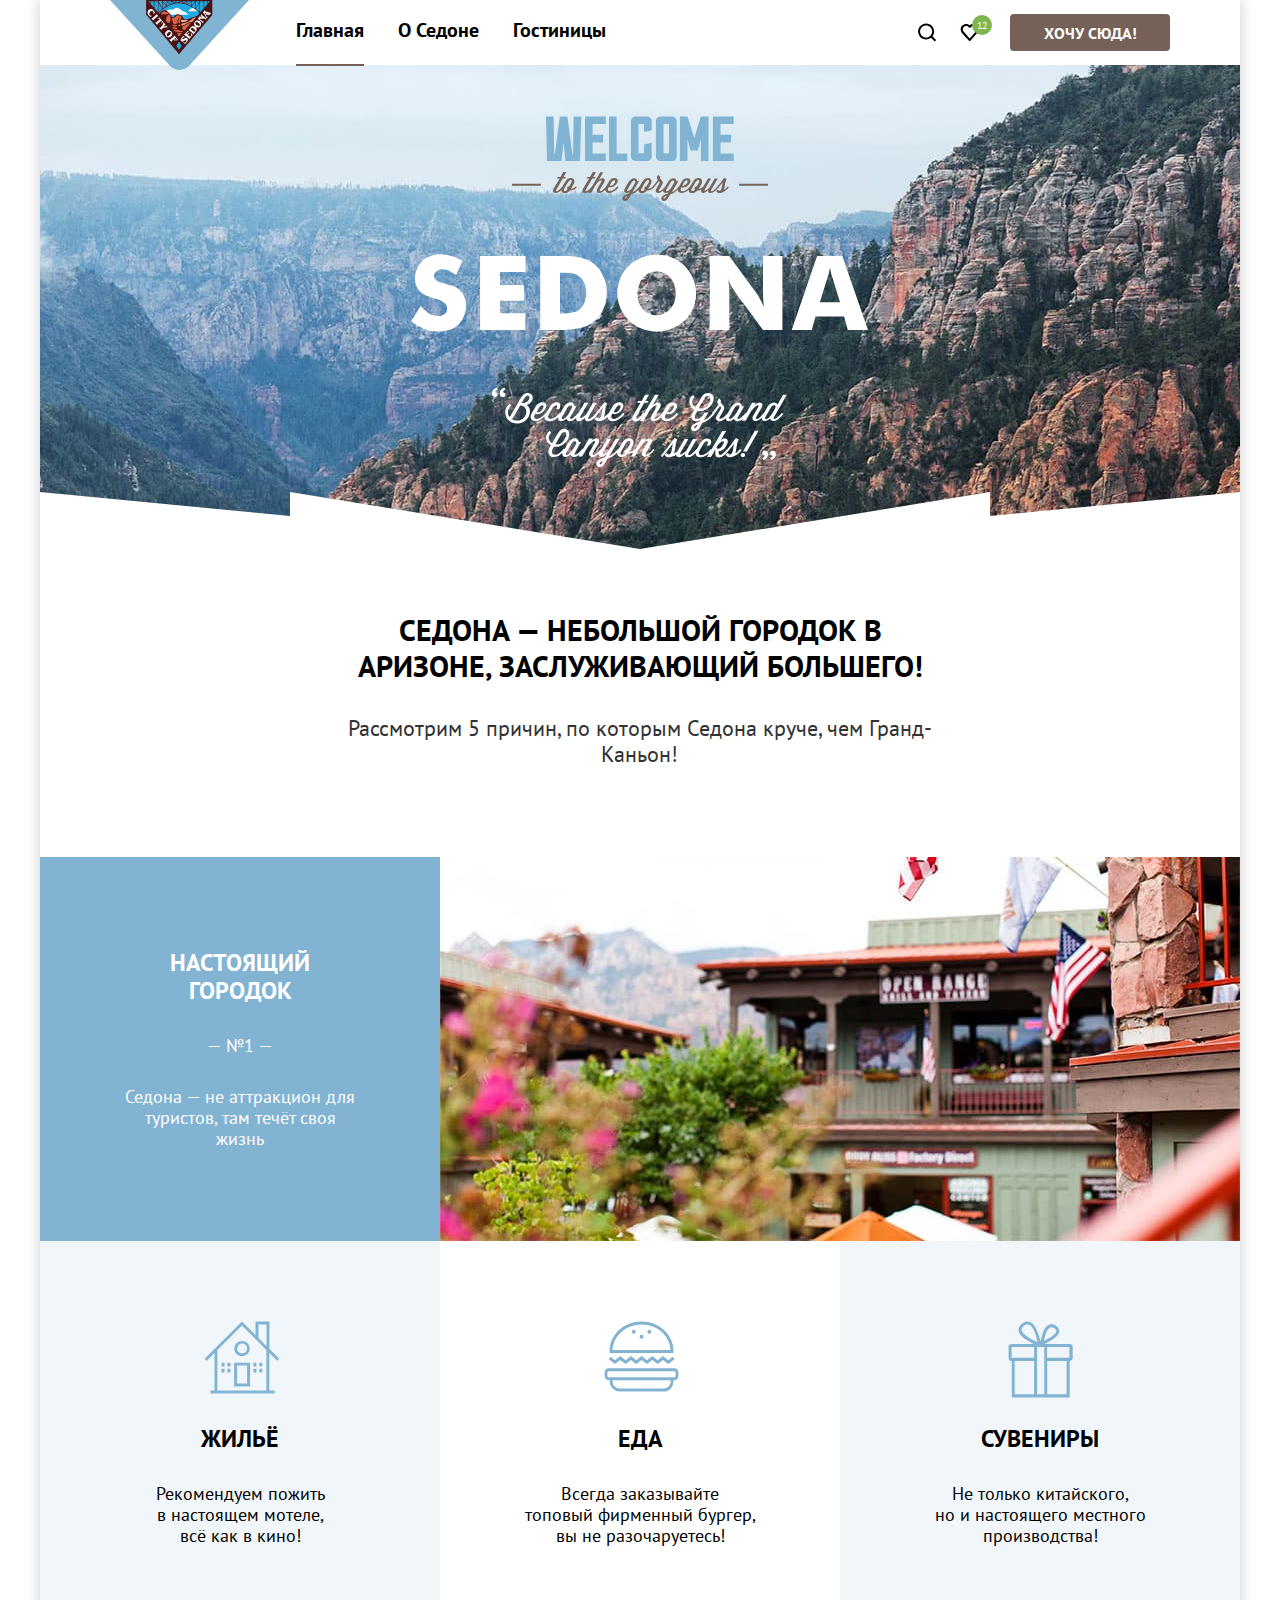
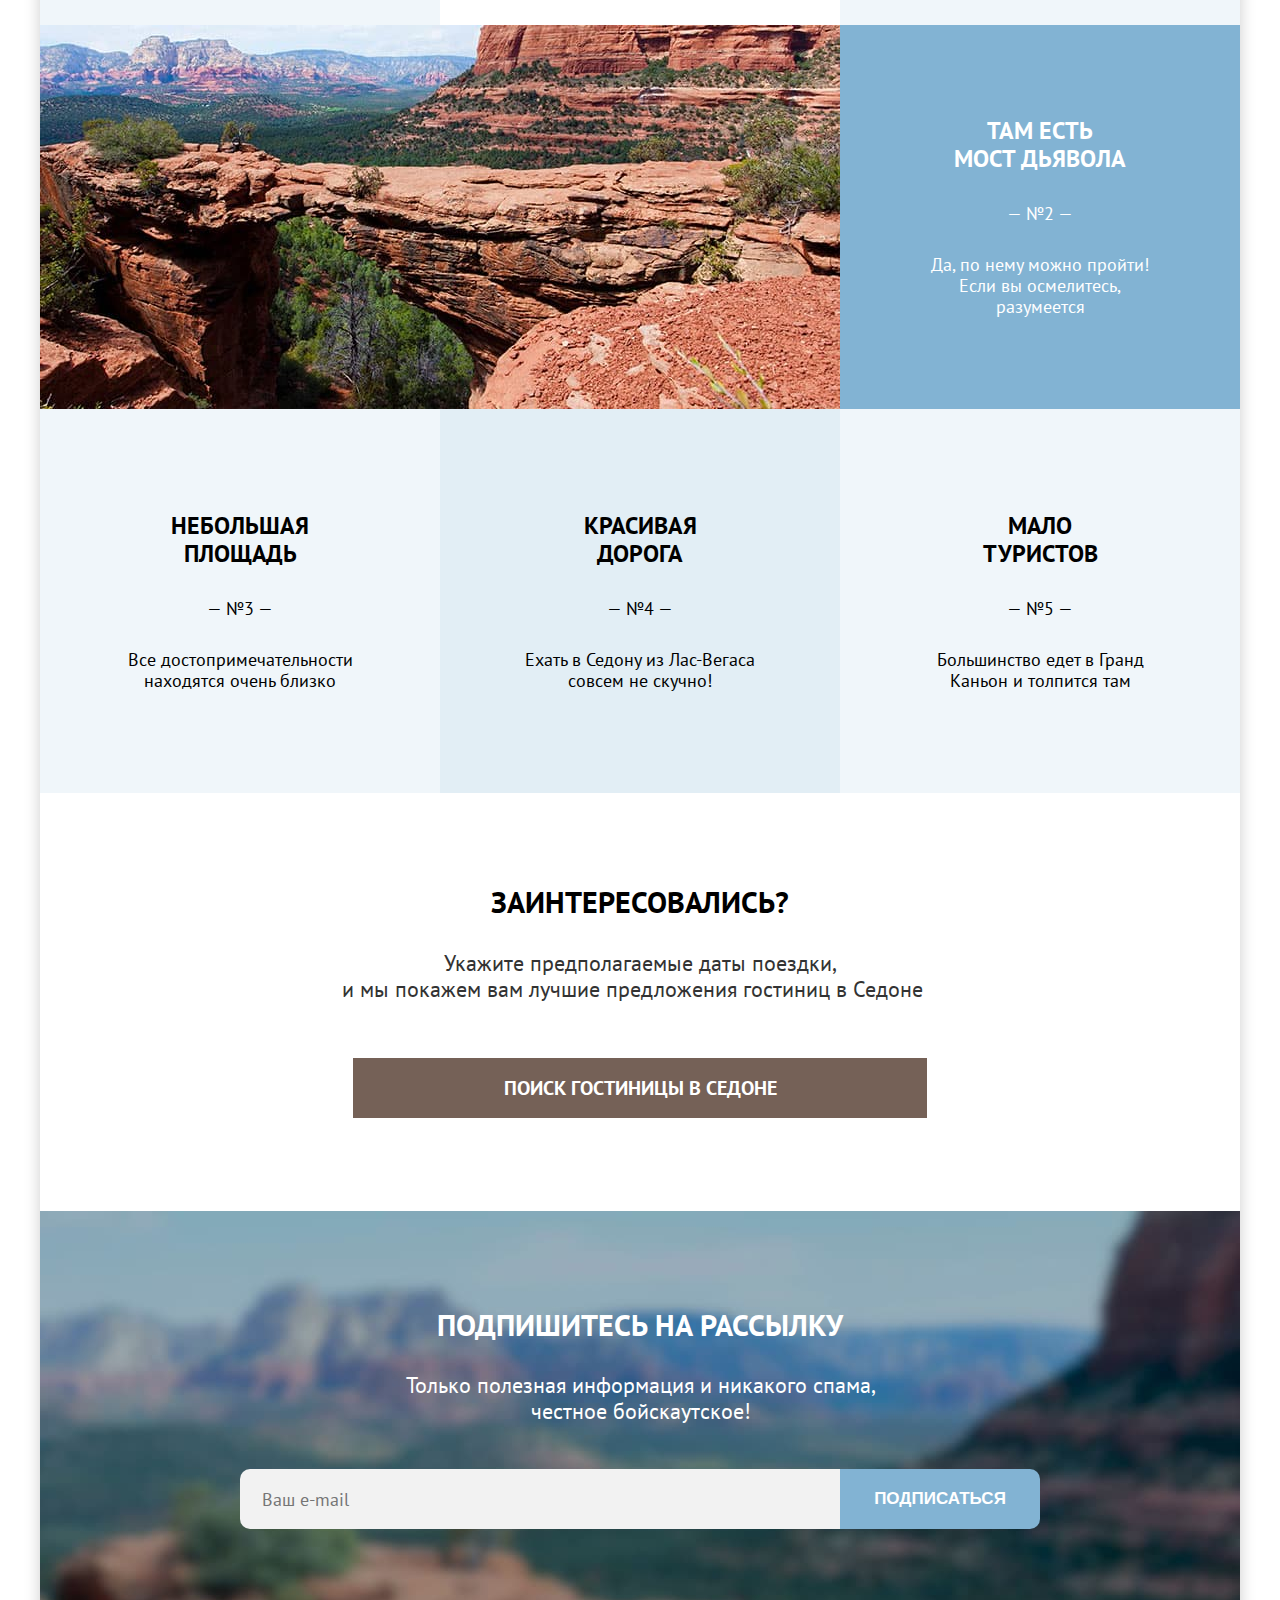
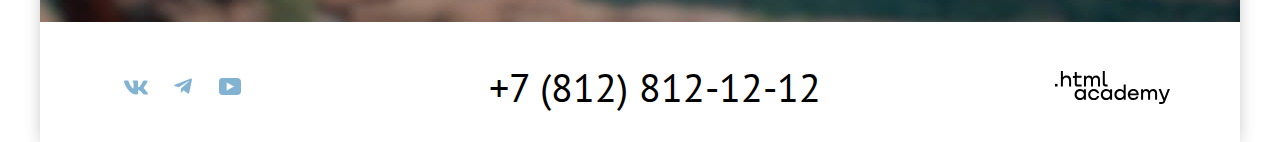
<file: 7/index.html>
<!DOCTYPE html>
<html lang="ru">

  <head>
    <meta charset="utf-8">
    <title>HTML Academy: Седона</title>
    <link rel="stylesheet" href="styles/styles.css">
    <base href="https://htmlacademy-htmlcss.github.io/2105409-sedona-34/7/">
</head>

  <body>
    <div class="container">
      <header class="page-header">

        <a class="header-logo">
          <img class="logo" src="images/logo-sedona.svg" width="139" height="70" alt="Логотип Города Седона">
        </a>
        <nav class="navigation">
          <ul class="navigation-list">
            <li class="navigation-item">
              <a class="navigation-link navigation-link-active">
                Главная
              </a>
            </li>
            <li class="navigation-item">
              <a class="navigation-link" href="#">О Седоне</a>
            </li>
            <li class="navigation-item">
              <a class="navigation-link" href="catalog.html">Гостиницы</a>
            </li>
          </ul>
          <ul class="navigation-list navigation-user">
            <li class="navigation-item">
              <a class="navigation-link" href="3">
                <svg class="navigation-icon" aria-hidden="true" focusable="false" width="19" height="19"
                  viewBox="0 0 19 19" fill="none" xmlns="http://www.w3.org/2000/svg">
                  <path fill-rule="evenodd" clip-rule="evenodd"
                    d="M18.1585 17.05L14.448 13.35C15.4508 12.05 16.1528 10.35 16.1528 8.44995C16.1528 4.04995 12.5426 0.449951 8.13013 0.449951C3.71764 0.449951 0.107422 4.14995 0.107422 8.54995C0.107422 12.95 3.71764 16.55 8.13013 16.55C9.93524 16.55 11.6401 15.95 13.044 14.85L16.7545 18.55L18.1585 17.05ZM8.13013 14.55C4.82076 14.55 2.1131 11.85 2.1131 8.54995C2.1131 5.24995 4.82076 2.54995 8.13013 2.54995C11.4395 2.54995 14.1472 5.24995 14.1472 8.54995C14.1472 11.85 11.4395 14.55 8.13013 14.55Z" />
                </svg>
              </a>
            </li>
            <li class="navigation-item">
              <a class="navigation-link" href="#">
                <svg class="navigation-icon" aria-hidden="true" focusable="false" width="19" height="17"
                  viewBox="0 0 19 17" fill="none" xmlns="http://www.w3.org/2000/svg">
                  <path fill-rule="evenodd" clip-rule="evenodd"
                    d="M9.57663 17C9.27578 17 8.97493 16.9 8.77436 16.6C3.35903 10.5 2.05534 9.1 1.75449 8.7C1.0525 7.8 0.651367 6.6 0.651367 5.4C0.651367 2.4 3.05818 0 6.16698 0C7.47067 0 8.67407 0.5 9.67691 1.3C10.6797 0.5 11.9834 0 13.1868 0C16.1954 0 18.7025 2.4 18.7025 5.4C18.7025 6.7 18.201 7.9 17.3988 8.8L10.3789 16.7C10.1783 16.9 9.97776 17 9.57663 17ZM3.5596 7.5C3.86045 7.9 7.06953 11.5 9.67691 14.4L15.8945 7.4C16.3959 6.9 16.5965 6.2 16.5965 5.4C16.5965 3.6 15.0922 2.1 13.2871 2.1C12.2843 2.1 11.2815 2.6 10.5795 3.4C10.2786 3.7 9.97776 3.8 9.67691 3.8C9.37606 3.8 9.07521 3.6 8.87464 3.4C8.17265 2.6 7.16982 2.1 6.16698 2.1C4.36187 2.1 2.85761 3.6 2.85761 5.4C2.75733 6.3 3.15846 7 3.5596 7.5C3.45931 7.5 3.45931 7.5 3.5596 7.5Z" />
                </svg>
                <span class="favorite-number">12</span>
              </a>

            </li>
            <li class="navigation-item ">
              <a class="navigation-link-brown" href="#">Хочу сюда!</a>
            </li>
          </ul>
        </nav>
      </header>

      <main class="main-index">
        <div class="main-container">
          <section class="main-header">
            <div class="main-header-welcome-background">
              <div class="main-header-welcome">
                <img class="image-welcome" src="images/index/index-welcome.svg" width="458" height="352"
                  alt="Добро пожаловать">
              </div>
              <div class="main-header-welcome-background-divider">
              </div>
            </div>
            <div class="main-header-welcome-title">
              <h1 class="headline-main-info">Седона — небольшой городок в Аризоне, заслуживающий большего!</h1>
              <h2 class="headline-reasons">Рассмотрим 5 причин, по которым Седона круче, чем Гранд-Каньон!</h2>
            </div>
          </section>
          <section class="main-advantage">
            <ul class="advantage">
              <li class="title-advantage-numbering">
                <div class="advantage-numbering-info info-white">
                  <h3 class="headline-advantages">Настоящий городок</h3>
                  <span class="number-advantage">— №1 —</span>
                  <p class="advantage-description">Седона — не аттракцион для туристов, там течёт своя жизнь</p>
                </div>
                <div class="advantage-numbering-info-image">
                  <img class="advantage-reason-image" src="images/reason-1.jpg" width="800" height="384"
                    alt="Тихая улица города с высоты второго этажа, с гормами на заднем фоне">
                </div>
              <li class="title-advantage-numbering ">
                <div class="advantage-info advantage-numbering-house">
                  <h4 class="headline-advantages">Жильё</h4>
                  <p class="advantage-description description-city">Рекомендуем пожить <br>в настоящем мотеле, <br>всё
                    как в кино!</p>
                </div>
              </li>
                <li class="title-advantage-numbering-white ">
                  <div class="advantage-info advantage-numbering-food">
                    <h4 class="headline-advantages">Еда</h4>
                    <p class="advantage-description description-city">Всегда заказывайте<br> топовый фирменный бургер,
                      вы не разочаруетесь!</p>
                  </div>
                </li>
              <li class="title-advantage-numbering ">
                <div class="advantage-info advantage-numbering-souvenirs">
                  <h4 class="headline-advantages">Сувениры</h4>
                  <p class="advantage-description description-city">Не только китайского,<br> но и настоящего местного
                    производства!</p>
                </div>
              </li>
              <li class="title-advantage-numbering revers">
                <div class="advantage-numbering-info info-white">
                  <h3 class="headline-advantages">Там есть <br>мост дьявола</h3>
                  <span class="number-advantage">— №2 —</span>
                  <p class="advantage-description">Да, по нему можно пройти! Если вы осмелитесь, разумеется</p>
                </div>
                <div class="advantage-numbering-info-image-bridg">
                  <img class="advantage-reason-image" src="images/reason-2.jpg" width="800" height="384"
                    alt="Мост свода дьявола, Sedona, Аризона, США">
                </div>
              </li>
              <li class="title-advantage-numbering ">
                <div class="advantage-numbering-info">
                  <h3 class="headline-advantages">Небольшая площадь</h3>
                  <span class="number-advantage">— №3 —</span>
                  <p class="advantage-description">Все достопримечательности находятся очень близко</p>
                </div>
              </li>
              <li class="title-advantage-numbering info-bg-blue">
                <div class="advantage-numbering-info">
                  <h3 class="headline-advantages">Красивая<br> дорога</h3>
                  <span class="number-advantage">— №4 —</span>
                  <p class="advantage-description">Ехать в Седону из Лас-Вегаса совсем не скучно!</p>
                </div>
              </li>
              <li class="title-advantage-numbering">
                <div class="advantage-numbering-info">
                  <h3 class="headline-advantages">Мало<br> туристов</h3>
                  <span class="number-advantage">— №5 —</span>
                  <p class="advantage-description">Большинство едет в Гранд Каньон и толпится там</p>
                </div>
              </li>
            </ul>
          </section>
          <section class="index-search-hostels">
            <h2 class="headline-search-hostels">Заинтересовались?</h2>
            <p class="search-hostels-description">&nbsp;&nbsp;&nbsp;Укажите предполагаемые даты поездки,<br>и мы покажем
              вам лучшие
              предложения
              гостиниц в Седоне
            </p>
            <a class="index-search-hostels-link-brown" href="catalog.html">Поиск Гостиницы В седоне</a>
          </section>
          <section class="subscribe">
            <h2 class="subscribe-spam">Подпишитесь на рассылку</h2>
            <p class="subscribe-spam-description">Только полезная информация и никакого спама, честное бойскаутское!</p>
            <form class="form-subscribe" action="https://echo.htmlacademy.ru/" method="POST">
              <p class="form-subscribe-email">
                <input class="subscribe-email-input" type="email" id="subscribe-email" name="subscribe-email"
                  placeholder="Ваш e-mail">
              <div class="button-subscribe">
                <button class="button-new-subscribe" type="submit">
                  Подписаться
                </button>
              </div>
              </p>
            </form>
          </section>
        </div>
      </main>
      <footer class="page-footer">
        <section class="footer-social">
          <ul class="footer-social-list">
            <li class="footer-social-item">
              <a class="link-social button-vk" href="https://vk.com/htmlacademy">
                <svg class="social-icon" aria-hidden="true" focusable="false" width="24" height="15" viewBox="0 0 24 15"
                  fill="none" xmlns="http://www.w3.org/2000/svg">
                  <path fill-rule="evenodd" clip-rule="evenodd"
                    d="M23.45 1.448C23.616 0.902 23.45 0.5 22.655 0.5H20.03C19.362 0.5 19.054 0.847 18.887 1.23C18.887 1.23 17.552 4.426 15.661 6.502C15.049 7.104 14.771 7.295 14.437 7.295C14.27 7.295 14.019 7.104 14.019 6.557V1.448C14.019 0.792 13.835 0.5 13.279 0.5H9.151C8.734 0.5 8.483 0.804 8.483 1.093C8.483 1.714 9.429 1.858 9.526 3.606V7.404C9.526 8.237 9.373 8.388 9.039 8.388C8.149 8.388 5.984 5.177 4.699 1.503C4.45 0.788 4.198 0.5 3.527 0.5H0.9C0.15 0.5 0 0.847 0 1.23C0 1.912 0.89 5.3 4.145 9.781C6.315 12.841 9.37 14.5 12.153 14.5C13.822 14.5 14.028 14.132 14.028 13.497V11.184C14.028 10.447 14.186 10.3 14.715 10.3C15.105 10.3 15.772 10.492 17.33 11.967C19.11 13.716 19.403 14.5 20.405 14.5H23.03C23.78 14.5 24.156 14.132 23.94 13.404C23.702 12.68 22.852 11.629 21.725 10.382C21.113 9.672 20.195 8.907 19.916 8.524C19.527 8.033 19.638 7.814 19.916 7.377C19.916 7.377 23.116 2.951 23.449 1.448H23.45Z" />
                </svg>
                <span class="visually-hidden">ВКонтакте</span>
              </a>
            </li>
            <li class="footer-social-item">
              <a class="link-social button-telegram" href="https://t.me/htmlacademy ">
                <svg class="social-icon" aria-hidden="true" focusable="false" width="18" height="17" viewBox="0 0 18 17"
                  fill="none" xmlns="http://www.w3.org/2000/svg">
                  <g clip-path="url(#clip0_33515_1184)">
                    <path fill-rule="evenodd" clip-rule="evenodd"
                      d="M16.7855 0.59926L0.840977 6.74776C-0.247172 7.18481 -0.240877 7.79184 0.641333 8.06253L4.73493 9.33953L14.2063 3.3637C14.6542 3.09121 15.0634 3.2378 14.727 3.53636L7.05332 10.4619H7.05152L7.05332 10.4628L6.77094 14.6823C7.18462 14.6823 7.36718 14.4925 7.5992 14.2686L9.58754 12.3351L13.7234 15.39C14.486 15.81 15.0337 15.5941 15.2234 14.6841L17.9384 1.88885C18.2163 0.774623 17.513 0.270117 16.7855 0.59926Z" />
                  </g>
                  <defs>
                    <clipPath id="clip0_33515_1184">
                      <rect width="18" height="17" fill="white" transform="translate(0.000488281)" />
                    </clipPath>
                  </defs>
                </svg>
                <span class="visually-hidden">Телеграмм</span>
              </a>
            </li>
            <li class="footer-social-item">
              <a class="link-social button-youtube" href="https://www.youtube.com/user/htmlacademyru">
                <svg class="social-icon" aria-hidden="true" focusable="false" width="22" height="17" viewBox="0 0 22 17"
                  fill="none" xmlns="http://www.w3.org/2000/svg">
                  <path fill-rule="evenodd" clip-rule="evenodd"
                    d="M18.607 0H3.17413C1.31343 0 0 1.59375 0 3.4V13.4937C0 15.4062 1.31343 17 3.17413 17H18.8259C20.4677 17 22 15.4062 22 13.6V3.4C21.7811 1.59375 20.4677 0 18.607 0ZM7.66169 12.5375V4.4625L14.995 8.5L7.66169 12.5375Z" />
                </svg>
                <span class="visually-hidden">Ютуб</span>
              </a>
            </li>
          </ul>
          <div class="footer-mobile-number">
            <a class="mobile-number" href="#">
              <span class="visually-hidden">Номер телефона</span>
              <span class="mobile-number-self">+7 (812) 812-12-12</span>
            </a>
          </div>
          <div class="footer-htmlacademy">
            <a class="htmlacademy-link" href="https://htmlacademy.ru/">
              <svg class="footer-academylogo" aria-hidden="true" focusable="false" width="115" height="33"
                viewBox="0 0 115 33" fill="none" xmlns="http://www.w3.org/2000/svg">
                <path fill-rule="evenodd" clip-rule="evenodd" d="M0 12.9V15.5H2.5V12.9H0Z" />
                <path fill-rule="evenodd" clip-rule="evenodd"
                  d="M11.6 4.5C10 4.5 8.8 5.2 8 6.2H7.9V0H5.9V15.5H7.9V10.2C7.9 8.1 9.2 6.6 11.2 6.6C13 6.6 14.1 8 14.1 9.8V15.5H16.1V9.4C16.2 6.4 14.3 4.5 11.6 4.5Z" />
                <path fill-rule="evenodd" clip-rule="evenodd"
                  d="M26.6 4.8H21.8V1.1H19.8V4.9H17.9V6.9H19.8V12.9C19.8 14.6 20.8 15.6 22.5 15.6H26.6V13.6H22.9C22.2 13.6 21.8 13.2 21.8 12.5V6.8H26.6V4.8Z" />
                <path fill-rule="evenodd" clip-rule="evenodd"
                  d="M41.1 4.6C39.5 4.6 38.2 5.4 37.6 6.7H37.5C36.9 5.5 35.7 4.6 34.1 4.6C32.7 4.6 31.6 5.4 31 6.4H30.9V4.8H29V15.4H31V10C31 8 32 6.5 33.6 6.5C35.1 6.5 36 7.5 36 9.1V15.4H38V9.8C38 7.4 39.4 6.5 40.6 6.5C42.1 6.5 43 7.5 43 9.1V15.4H45V8.9C45.1 6.4 43.6 4.6 41.1 4.6Z" />
                <path fill-rule="evenodd" clip-rule="evenodd"
                  d="M47.8 12.7C47.8 14.4 48.8 15.4 50.6 15.4H52.6V13.4H50.9C50.2 13.4 49.8 13 49.8 12.3V0H47.8V12.7Z" />
                <path fill-rule="evenodd" clip-rule="evenodd"
                  d="M28.9 19.7C28 18.6 26.7 17.9 25 17.9C21.9 17.9 19.6 20.2 19.6 23.5C19.6 26.8 21.9 29.1 25 29.1C26.8 29.1 28 28.3 28.8 27.2H28.9V28.8H30.9V18.2H28.9V19.7ZM25.3 27.1C23.1 27.1 21.7 25.5 21.7 23.5C21.7 21.5 23.1 19.9 25.3 19.9C27.5 19.9 28.9 21.5 28.9 23.5C28.9 25.4 27.5 27.1 25.3 27.1Z" />
                <path fill-rule="evenodd" clip-rule="evenodd"
                  d="M44.2 22C43.7 19.6 41.6 17.9 38.8 17.9C35.4 17.9 33.2 20.4 33.2 23.5C33.2 26.6 35.4 29.1 38.8 29.1C41.6 29.1 43.7 27.3 44.2 24.9H42.1C41.7 26.2 40.4 27.2 38.8 27.2C36.6 27.2 35.2 25.6 35.2 23.6C35.2 21.6 36.6 20 38.8 20C40.4 20 41.6 21 42.1 22.2H44.2V22Z" />
                <path fill-rule="evenodd" clip-rule="evenodd"
                  d="M55.1 19.7C54.2 18.6 52.9 17.9 51.2 17.9C48.1 17.9 45.8 20.2 45.8 23.5C45.8 26.8 48.1 29.1 51.2 29.1C53 29.1 54.2 28.3 55 27.2H55.1V28.8H57.1V18.2H55.1V19.7ZM51.5 27.1C49.3 27.1 47.9 25.5 47.9 23.5C47.9 21.5 49.3 19.9 51.5 19.9C53.7 19.9 55.1 21.5 55.1 23.5C55.1 25.4 53.6 27.1 51.5 27.1Z" />
                <path fill-rule="evenodd" clip-rule="evenodd"
                  d="M68.7 19.8C67.8 18.7 66.5 17.9 64.8 17.9C61.7 17.9 59.4 20.2 59.4 23.5C59.4 26.8 61.6 29.1 64.8 29.1C66.5 29.1 67.8 28.3 68.6 27.3H68.7V28.8H70.7V13.4H68.7V19.8ZM65.1 27.1C62.9 27.1 61.5 25.5 61.5 23.5C61.5 21.5 62.9 19.9 65.1 19.9C67.3 19.9 68.7 21.5 68.7 23.5C68.6 25.5 67.2 27.1 65.1 27.1Z" />
                <path fill-rule="evenodd" clip-rule="evenodd"
                  d="M78.3 17.9C75 17.9 72.8 20.4 72.8 23.5C72.8 26.5 74.9 29.1 78.3 29.1C80.8 29.1 82.8 27.8 83.5 25.5H81.4C80.9 26.5 79.8 27.1 78.4 27.1C76.5 27.1 75.1 25.8 75 24.2H83.8C84 20.6 81.8 17.9 78.3 17.9ZM78.3 19.8C80 19.8 81.3 20.8 81.6 22.4H75.1C75.4 20.9 76.6 19.8 78.3 19.8Z" />
                <path fill-rule="evenodd" clip-rule="evenodd"
                  d="M98.2 17.9C96.6 17.9 95.3 18.7 94.6 19.9H94.5C93.9 18.7 92.7 17.9 91.1 17.9C89.7 17.9 88.6 18.6 88 19.7V18.2H86.1V28.8H88.1V23.4C88.1 21.4 89.1 20 90.7 19.9C92.2 19.9 93.1 20.9 93.1 22.5V28.8H95.1V23.2C95.1 20.8 96.5 19.9 97.7 19.9C99.2 19.9 100.1 20.9 100.1 22.5V28.8H102.1V22.3C102.2 19.7 100.7 17.9 98.2 17.9Z" />
                <path fill-rule="evenodd" clip-rule="evenodd"
                  d="M109.4 27L105.8 18.1H103.6L108.4 29.7C108.1 30.6 107.7 30.9 106.7 30.9H104.2V32.9H106.7C108.5 32.9 109.5 32.1 110.2 30.3L114.9 18.1H112.8L109.4 27Z" />
              </svg>
              <span class="visually-hidden">html-academy</span>
            </a>
          </div>
        </section>
      </footer>
      <div class="modal-container modal-container-close ">
        <div class="modal modal-search">
          <button class="modal-close-button" type="button">
            <svg class="modal-icon" width="13" height="13" viewBox="0 0 13 13" fill="none"
              xmlns="http://www.w3.org/2000/svg">
              <path fill-rule="evenodd" clip-rule="evenodd"
                d="M13 1.2L11.8 0L6.5 5.3L1.2 0L0 1.2L5.3 6.5L0 11.8L1.2 13L6.5 7.7L11.8 13L13 11.8L7.7 6.5L13 1.2Z" />
            </svg>
            <span class="visually-hidden">Закрыть.</span>
          </button>
          <section class="modal-content">
            <h2 class="modal-title">Поиск гостиницы в Седоне</h2>
            <form class="modal-form-search" action="https://echo.htmlacademy.ru" method="post">
              <div class="modal-form-info">
                <div class="field-group">
                  <label class="modal-search-label" for="modal-date">Дата Заезда:</label>
                  <input class="field search-form-field" type="text" name="modal-date" id="modal-date"
                    placeholder="Укажите дату" value="27 апреля 2020" required>
                  <button class="button-calendar" type="button">
                    <span class="visually-hidden">Открыть календарь</span>
                  </button>
                  <p class="modal-search-status modal-search-status-incorrect">Мы не можем отправить вас в прошлое.</p>
                </div>
                <div class="field-group">
                  <label class="modal-search-label" for="modal-entry">Дата Выезда:</label>
                  <input class="field search-form-field" type="text" name="modal-entry" id="modal-entry"
                    placeholder="Укажите дату" value="1 сентября 2021" required>
                  <button class="button-calendar" type="button">
                    <span class="visually-hidden">Открыть календарь</span>
                  </button>
                  <p class="modal-search-status">На эти даты есть свободные номера. Пока есть.</p>
                </div>
                <div class="quantity-group">
                  <label class="modal-search-label" for="modal-adults">Взрослые:</label>
                  <input class="field search-form-quantity" type="number" name="modal-adults" id="modal-adults" min="0"
                    value="2" required>
                  <button class="button-decrease" type="button">
                    <svg class="modal-icon-decrease" width="13" height="1" viewBox="0 0 13 1" fill="none"
                      xmlns="http://www.w3.org/2000/svg">
                      <path fill-rule="evenodd" clip-rule="evenodd" d="M0 0L0 1L13 1V0L0 0Z" />
                    </svg>
                    <span class="visually-hidden">Уменьшить.</span>
                  </button>
                  <button class="button-increase" type="button">
                    <svg class="modal-icon-increase" width="13" height="13" viewBox="0 0 13 13" fill="none"
                      xmlns="http://www.w3.org/2000/svg">
                      <path fill-rule="evenodd" clip-rule="evenodd" d="M13 6H7V0H6V6H0V7H6V13H7V7H13V6Z" />
                    </svg>
                    <span class="visually-hidden">Увеличить.</span>
                  </button>
                </div>
                <div class="quantity-group">
                  <div class="modal-children-container">
                    <label class="modal-search-label" for="modal-children">Дети:</label>
                    <span class="tooltip">
                      <button class="tooltip-toogle" type="button" aria-labelledby="tooltip-label">
                        <svg class="tooltip-icon" width="1" height="9" viewBox="0 0 1 9" fill="none"
                          xmlns="http://www.w3.org/2000/svg" aria-label="Важная информация по детям.">
                          <g clip-path="url(#clip0_39785_729)">
                            <path fill-rule="evenodd" clip-rule="evenodd" d="M0 9H1L1 3H0L0 9Z" />
                            <path fill-rule="evenodd" clip-rule="evenodd" d="M1 0H0V1H1V0Z" />
                          </g>
                          <defs>
                            <clipPath id="clip0_39785_729">
                              <rect fill-rule="evenodd" clip-rule="evenodd" width="1" height="9" />
                            </clipPath>
                          </defs>
                        </svg>
                      </button>
                      <span class="tooltip-text" role="tooltip" id="tooltip-label">Укажите количество детей, которые
                        будут с вами, возраст которых от 6 до 18 лет. Дети до 6 лет размещаются бесплатно.</span>
                    </span>
                  </div>
                  <input class="field search-form-quantity" type="number" name="modal-children" id="modal-children"
                    min="0" value="1" required>
                  <button class="button-decrease" type="button">
                    <svg class="modal-icon-decrease" width="13" height="1" viewBox="0 0 13 1" fill="none"
                      xmlns="http://www.w3.org/2000/svg">
                      <path fill-rule="evenodd" clip-rule="evenodd" d="M0 0L0 1L13 1V0L0 0Z" />
                    </svg>
                    <span class="visually-hidden">Уменьшить.</span>
                  </button>
                  <button class="button-increase" type="button">
                    <svg class="modal-icon-increase" width="13" height="13" viewBox="0 0 13 13" fill="none"
                      xmlns="http://www.w3.org/2000/svg">
                      <path fill-rule="evenodd" clip-rule="evenodd" d="M13 6H7V0H6V6H0V7H6V13H7V7H13V6Z" />
                    </svg>
                    <span class="visually-hidden">Увеличить.</span>
                  </button>
                </div>
              </div>
              <button class="modal-button" type="submit">Найти</button>
            </form>
          </section>
        </div>
      </div>
    </div>
  </body>

</html>
</file>
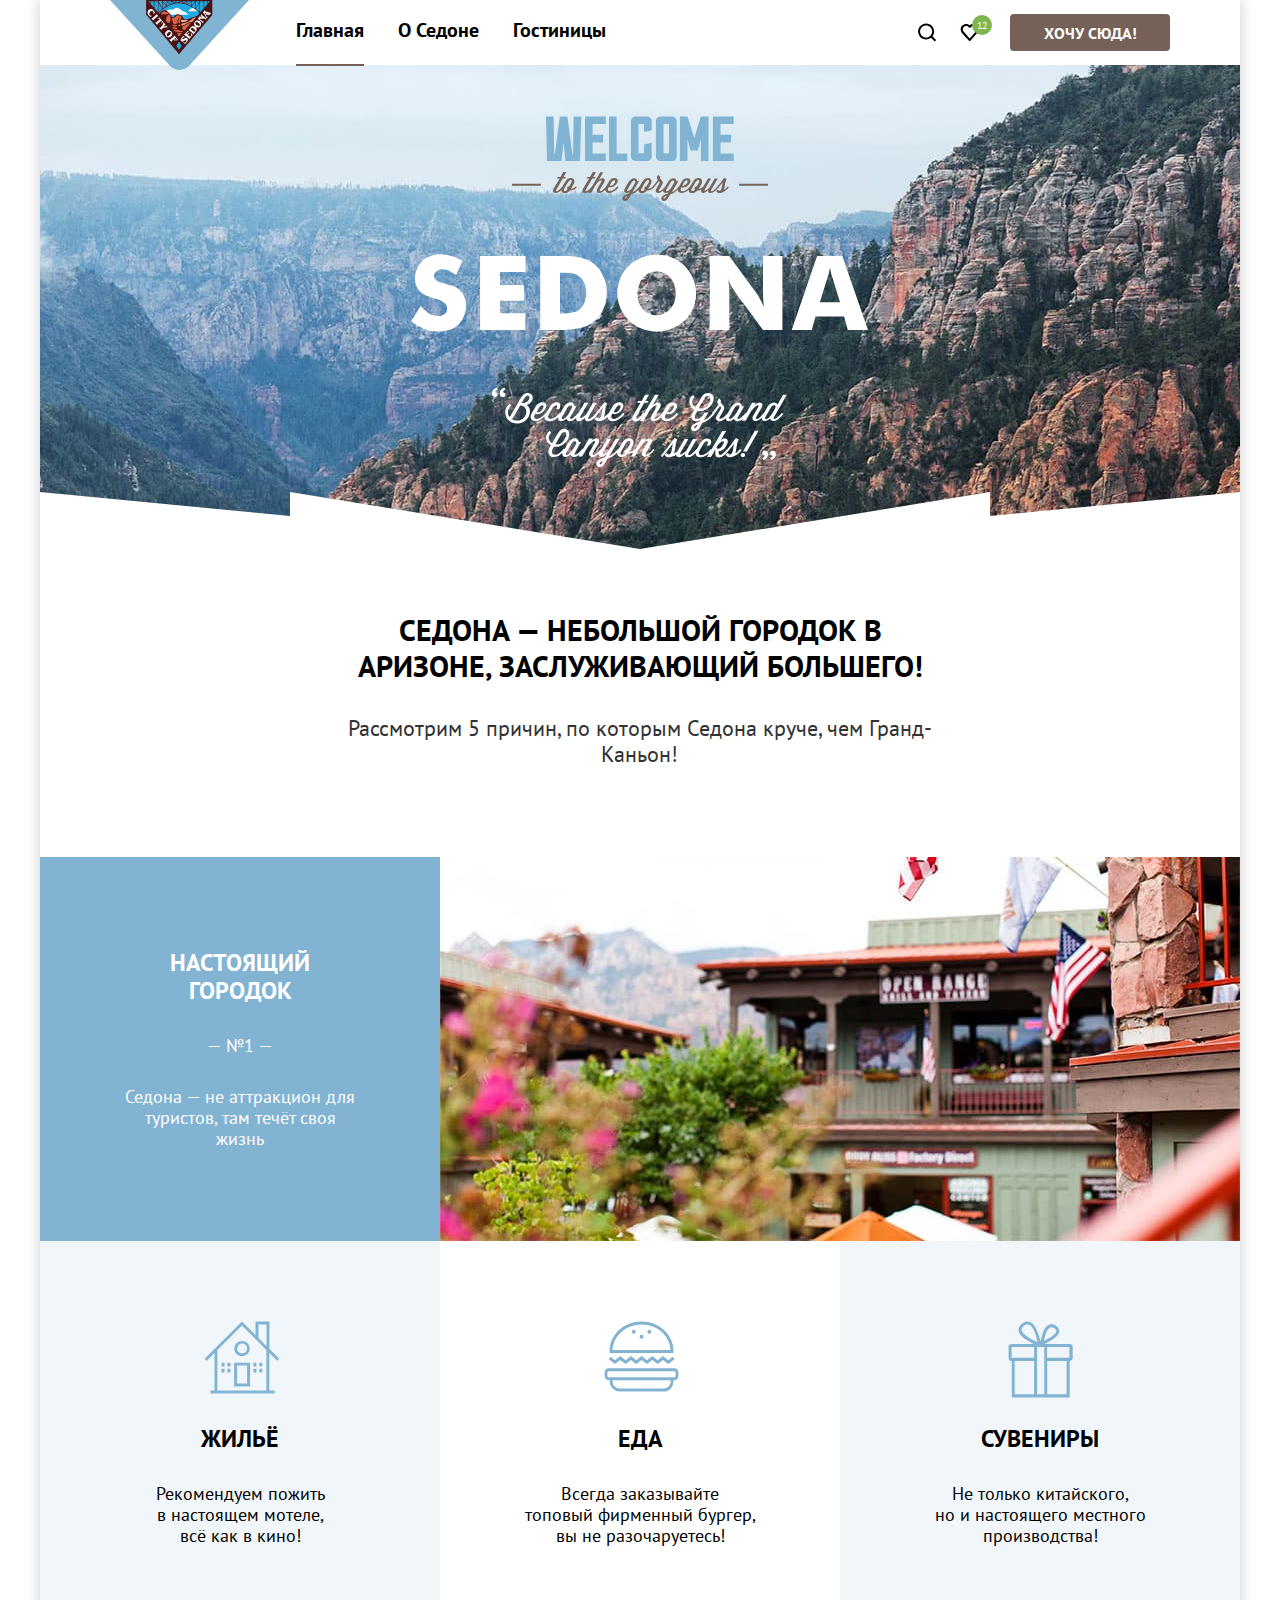
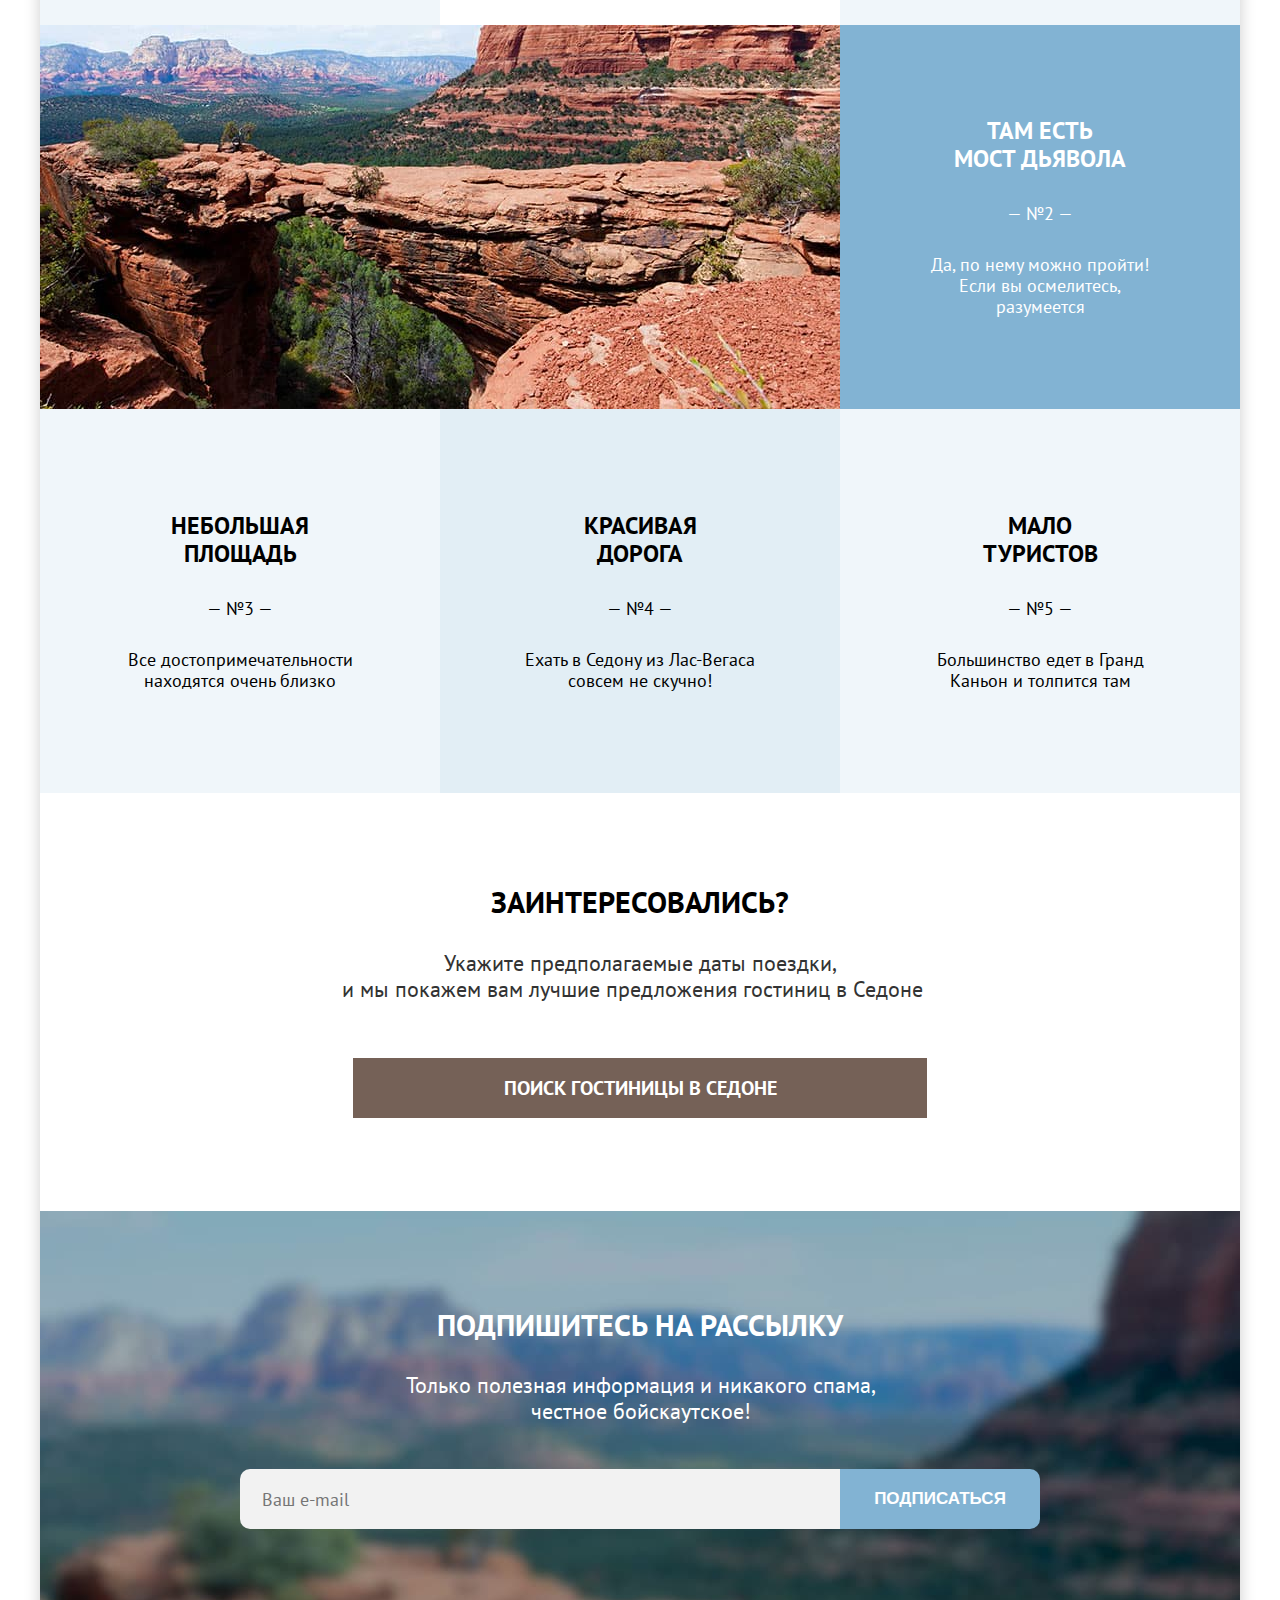
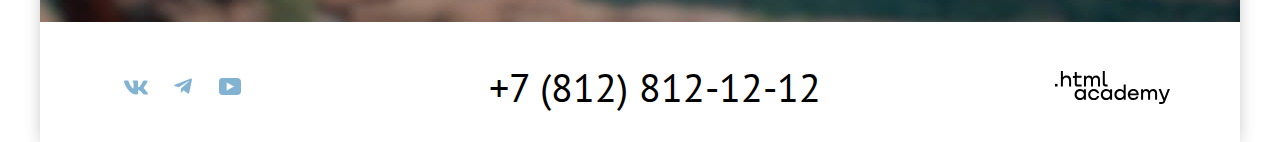
<file: 8/index.html>
<!DOCTYPE html>
<html lang="ru">

  <head>
    <meta charset="utf-8">
    <title>HTML Academy: Седона</title>
    <link rel="stylesheet" href="styles/styles.css">
    <base href="https://htmlacademy-htmlcss.github.io/2105409-sedona-34/8/">
</head>

  <body>
    <div class="container">
      <header class="page-header">

        <a class="header-logo">
          <img class="logo" src="images/logo-sedona.svg" width="139" height="70" alt="Логотип Города Седона">
        </a>
        <nav class="navigation">
          <ul class="navigation-list">
            <li class="navigation-item">
              <a class="navigation-link navigation-link-active">
                Главная
              </a>
            </li>
            <li class="navigation-item">
              <a class="navigation-link" href="#">О Седоне</a>
            </li>
            <li class="navigation-item">
              <a class="navigation-link" href="catalog.html">Гостиницы</a>
            </li>
          </ul>
          <ul class="navigation-list navigation-user">
            <li class="navigation-item">
              <a class="navigation-link" href="3">
                <svg class="navigation-icon" aria-hidden="true" focusable="false" width="19" height="19"
                  viewBox="0 0 19 19" fill="none" xmlns="http://www.w3.org/2000/svg">
                  <path fill-rule="evenodd" clip-rule="evenodd"
                    d="M18.1585 17.05L14.448 13.35C15.4508 12.05 16.1528 10.35 16.1528 8.44995C16.1528 4.04995 12.5426 0.449951 8.13013 0.449951C3.71764 0.449951 0.107422 4.14995 0.107422 8.54995C0.107422 12.95 3.71764 16.55 8.13013 16.55C9.93524 16.55 11.6401 15.95 13.044 14.85L16.7545 18.55L18.1585 17.05ZM8.13013 14.55C4.82076 14.55 2.1131 11.85 2.1131 8.54995C2.1131 5.24995 4.82076 2.54995 8.13013 2.54995C11.4395 2.54995 14.1472 5.24995 14.1472 8.54995C14.1472 11.85 11.4395 14.55 8.13013 14.55Z" />
                </svg>
              </a>
            </li>
            <li class="navigation-item">
              <a class="navigation-link" href="#">
                <svg class="navigation-icon" aria-hidden="true" focusable="false" width="19" height="17"
                  viewBox="0 0 19 17" fill="none" xmlns="http://www.w3.org/2000/svg">
                  <path fill-rule="evenodd" clip-rule="evenodd"
                    d="M9.57663 17C9.27578 17 8.97493 16.9 8.77436 16.6C3.35903 10.5 2.05534 9.1 1.75449 8.7C1.0525 7.8 0.651367 6.6 0.651367 5.4C0.651367 2.4 3.05818 0 6.16698 0C7.47067 0 8.67407 0.5 9.67691 1.3C10.6797 0.5 11.9834 0 13.1868 0C16.1954 0 18.7025 2.4 18.7025 5.4C18.7025 6.7 18.201 7.9 17.3988 8.8L10.3789 16.7C10.1783 16.9 9.97776 17 9.57663 17ZM3.5596 7.5C3.86045 7.9 7.06953 11.5 9.67691 14.4L15.8945 7.4C16.3959 6.9 16.5965 6.2 16.5965 5.4C16.5965 3.6 15.0922 2.1 13.2871 2.1C12.2843 2.1 11.2815 2.6 10.5795 3.4C10.2786 3.7 9.97776 3.8 9.67691 3.8C9.37606 3.8 9.07521 3.6 8.87464 3.4C8.17265 2.6 7.16982 2.1 6.16698 2.1C4.36187 2.1 2.85761 3.6 2.85761 5.4C2.75733 6.3 3.15846 7 3.5596 7.5C3.45931 7.5 3.45931 7.5 3.5596 7.5Z" />
                </svg>
                <span class="favorite-number">12</span>
              </a>

            </li>
            <li class="navigation-item ">
              <a class="navigation-link-brown" href="#">Хочу сюда!</a>
            </li>
          </ul>
        </nav>
      </header>

      <main class="main-index">
        <div class="main-container">
          <section class="main-header">
            <div class="main-header-welcome-background">
              <div class="main-header-welcome">
                <img class="image-welcome" src="images/index/index-welcome.svg" width="458" height="352"
                  alt="Добро пожаловать">
              </div>
              <div class="main-header-welcome-background-divider">
              </div>
            </div>
            <div class="main-header-welcome-title">
              <h1 class="headline-main-info">Седона — небольшой городок в Аризоне, заслуживающий большего!</h1>
              <h2 class="headline-reasons">Рассмотрим 5 причин, по которым Седона круче, чем Гранд-Каньон!</h2>
            </div>
          </section>
          <section class="main-advantage">
            <ul class="advantage">
              <li class="title-advantage-numbering">
                <div class="advantage-numbering-info info-white">
                  <h3 class="headline-advantages">Настоящий городок</h3>
                  <span class="number-advantage">— №1 —</span>
                  <p class="advantage-description">Седона — не аттракцион для туристов, там течёт своя жизнь</p>
                </div>
                <div class="advantage-numbering-info-image">
                  <img class="advantage-reason-image" src="images/reason-1.jpg" width="800" height="384"
                    alt="Тихая улица города с высоты второго этажа, с гормами на заднем фоне">
                </div>
              <li class="title-advantage-numbering ">
                <div class="advantage-info advantage-numbering-house">
                  <h4 class="headline-advantages">Жильё</h4>
                  <p class="advantage-description description-city">Рекомендуем пожить <br>в настоящем мотеле, <br>всё
                    как в кино!</p>
                </div>
              </li>
                <li class="title-advantage-numbering-white ">
                  <div class="advantage-info advantage-numbering-food">
                    <h4 class="headline-advantages">Еда</h4>
                    <p class="advantage-description description-city">Всегда заказывайте<br> топовый фирменный бургер,
                      вы не разочаруетесь!</p>
                  </div>
                </li>
              <li class="title-advantage-numbering ">
                <div class="advantage-info advantage-numbering-souvenirs">
                  <h4 class="headline-advantages">Сувениры</h4>
                  <p class="advantage-description description-city">Не только китайского,<br> но и настоящего местного
                    производства!</p>
                </div>
              </li>
              <li class="title-advantage-numbering revers">
                <div class="advantage-numbering-info info-white">
                  <h3 class="headline-advantages">Там есть <br>мост дьявола</h3>
                  <span class="number-advantage">— №2 —</span>
                  <p class="advantage-description">Да, по нему можно пройти! Если вы осмелитесь, разумеется</p>
                </div>
                <div class="advantage-numbering-info-image-bridg">
                  <img class="advantage-reason-image" src="images/reason-2.jpg" width="800" height="384"
                    alt="Мост свода дьявола, Sedona, Аризона, США">
                </div>
              </li>
              <li class="title-advantage-numbering ">
                <div class="advantage-numbering-info">
                  <h3 class="headline-advantages">Небольшая площадь</h3>
                  <span class="number-advantage">— №3 —</span>
                  <p class="advantage-description">Все достопримечательности находятся очень близко</p>
                </div>
              </li>
              <li class="title-advantage-numbering info-bg-blue">
                <div class="advantage-numbering-info">
                  <h3 class="headline-advantages">Красивая<br> дорога</h3>
                  <span class="number-advantage">— №4 —</span>
                  <p class="advantage-description">Ехать в Седону из Лас-Вегаса совсем не скучно!</p>
                </div>
              </li>
              <li class="title-advantage-numbering">
                <div class="advantage-numbering-info">
                  <h3 class="headline-advantages">Мало<br> туристов</h3>
                  <span class="number-advantage">— №5 —</span>
                  <p class="advantage-description">Большинство едет в Гранд Каньон и толпится там</p>
                </div>
              </li>
            </ul>
          </section>
          <section class="index-search-hostels">
            <h2 class="headline-search-hostels">Заинтересовались?</h2>
            <p class="search-hostels-description">&nbsp;&nbsp;&nbsp;Укажите предполагаемые даты поездки,<br>и мы покажем
              вам лучшие
              предложения
              гостиниц в Седоне
            </p>
            <a class="index-search-hostels-link-brown" href="catalog.html">Поиск Гостиницы В седоне</a>
          </section>
          <section class="subscribe">
            <h2 class="subscribe-spam">Подпишитесь на рассылку</h2>
            <p class="subscribe-spam-description">Только полезная информация и никакого спама, честное бойскаутское!</p>
            <form class="form-subscribe" action="https://echo.htmlacademy.ru/" method="POST">
              <p class="form-subscribe-email">
                <input class="subscribe-email-input" type="email" id="subscribe-email" name="subscribe-email"
                  placeholder="Ваш e-mail">
              <div class="button-subscribe">
                <button class="button-new-subscribe" type="submit">
                  Подписаться
                </button>
              </div>
              </p>
            </form>
          </section>
        </div>
      </main>
      <footer class="page-footer">
        <section class="footer-social">
          <ul class="footer-social-list">
            <li class="footer-social-item">
              <a class="link-social button-vk" href="https://vk.com/htmlacademy">
                <svg class="social-icon" aria-hidden="true" focusable="false" width="24" height="15" viewBox="0 0 24 15"
                  fill="none" xmlns="http://www.w3.org/2000/svg">
                  <path fill-rule="evenodd" clip-rule="evenodd"
                    d="M23.45 1.448C23.616 0.902 23.45 0.5 22.655 0.5H20.03C19.362 0.5 19.054 0.847 18.887 1.23C18.887 1.23 17.552 4.426 15.661 6.502C15.049 7.104 14.771 7.295 14.437 7.295C14.27 7.295 14.019 7.104 14.019 6.557V1.448C14.019 0.792 13.835 0.5 13.279 0.5H9.151C8.734 0.5 8.483 0.804 8.483 1.093C8.483 1.714 9.429 1.858 9.526 3.606V7.404C9.526 8.237 9.373 8.388 9.039 8.388C8.149 8.388 5.984 5.177 4.699 1.503C4.45 0.788 4.198 0.5 3.527 0.5H0.9C0.15 0.5 0 0.847 0 1.23C0 1.912 0.89 5.3 4.145 9.781C6.315 12.841 9.37 14.5 12.153 14.5C13.822 14.5 14.028 14.132 14.028 13.497V11.184C14.028 10.447 14.186 10.3 14.715 10.3C15.105 10.3 15.772 10.492 17.33 11.967C19.11 13.716 19.403 14.5 20.405 14.5H23.03C23.78 14.5 24.156 14.132 23.94 13.404C23.702 12.68 22.852 11.629 21.725 10.382C21.113 9.672 20.195 8.907 19.916 8.524C19.527 8.033 19.638 7.814 19.916 7.377C19.916 7.377 23.116 2.951 23.449 1.448H23.45Z" />
                </svg>
                <span class="visually-hidden">ВКонтакте</span>
              </a>
            </li>
            <li class="footer-social-item">
              <a class="link-social button-telegram" href="https://t.me/htmlacademy ">
                <svg class="social-icon" aria-hidden="true" focusable="false" width="18" height="17" viewBox="0 0 18 17"
                  fill="none" xmlns="http://www.w3.org/2000/svg">
                  <g clip-path="url(#clip0_33515_1184)">
                    <path fill-rule="evenodd" clip-rule="evenodd"
                      d="M16.7855 0.59926L0.840977 6.74776C-0.247172 7.18481 -0.240877 7.79184 0.641333 8.06253L4.73493 9.33953L14.2063 3.3637C14.6542 3.09121 15.0634 3.2378 14.727 3.53636L7.05332 10.4619H7.05152L7.05332 10.4628L6.77094 14.6823C7.18462 14.6823 7.36718 14.4925 7.5992 14.2686L9.58754 12.3351L13.7234 15.39C14.486 15.81 15.0337 15.5941 15.2234 14.6841L17.9384 1.88885C18.2163 0.774623 17.513 0.270117 16.7855 0.59926Z" />
                  </g>
                  <defs>
                    <clipPath id="clip0_33515_1184">
                      <rect width="18" height="17" fill="white" transform="translate(0.000488281)" />
                    </clipPath>
                  </defs>
                </svg>
                <span class="visually-hidden">Телеграмм</span>
              </a>
            </li>
            <li class="footer-social-item">
              <a class="link-social button-youtube" href="https://www.youtube.com/user/htmlacademyru">
                <svg class="social-icon" aria-hidden="true" focusable="false" width="22" height="17" viewBox="0 0 22 17"
                  fill="none" xmlns="http://www.w3.org/2000/svg">
                  <path fill-rule="evenodd" clip-rule="evenodd"
                    d="M18.607 0H3.17413C1.31343 0 0 1.59375 0 3.4V13.4937C0 15.4062 1.31343 17 3.17413 17H18.8259C20.4677 17 22 15.4062 22 13.6V3.4C21.7811 1.59375 20.4677 0 18.607 0ZM7.66169 12.5375V4.4625L14.995 8.5L7.66169 12.5375Z" />
                </svg>
                <span class="visually-hidden">Ютуб</span>
              </a>
            </li>
          </ul>
          <div class="footer-mobile-number">
            <a class="mobile-number" href="#">
              <span class="visually-hidden">Номер телефона</span>
              <span class="mobile-number-self">+7 (812) 812-12-12</span>
            </a>
          </div>
          <div class="footer-htmlacademy">
            <a class="htmlacademy-link" href="https://htmlacademy.ru/">
              <svg class="footer-academylogo" aria-hidden="true" focusable="false" width="115" height="33"
                viewBox="0 0 115 33" fill="none" xmlns="http://www.w3.org/2000/svg">
                <path fill-rule="evenodd" clip-rule="evenodd" d="M0 12.9V15.5H2.5V12.9H0Z" />
                <path fill-rule="evenodd" clip-rule="evenodd"
                  d="M11.6 4.5C10 4.5 8.8 5.2 8 6.2H7.9V0H5.9V15.5H7.9V10.2C7.9 8.1 9.2 6.6 11.2 6.6C13 6.6 14.1 8 14.1 9.8V15.5H16.1V9.4C16.2 6.4 14.3 4.5 11.6 4.5Z" />
                <path fill-rule="evenodd" clip-rule="evenodd"
                  d="M26.6 4.8H21.8V1.1H19.8V4.9H17.9V6.9H19.8V12.9C19.8 14.6 20.8 15.6 22.5 15.6H26.6V13.6H22.9C22.2 13.6 21.8 13.2 21.8 12.5V6.8H26.6V4.8Z" />
                <path fill-rule="evenodd" clip-rule="evenodd"
                  d="M41.1 4.6C39.5 4.6 38.2 5.4 37.6 6.7H37.5C36.9 5.5 35.7 4.6 34.1 4.6C32.7 4.6 31.6 5.4 31 6.4H30.9V4.8H29V15.4H31V10C31 8 32 6.5 33.6 6.5C35.1 6.5 36 7.5 36 9.1V15.4H38V9.8C38 7.4 39.4 6.5 40.6 6.5C42.1 6.5 43 7.5 43 9.1V15.4H45V8.9C45.1 6.4 43.6 4.6 41.1 4.6Z" />
                <path fill-rule="evenodd" clip-rule="evenodd"
                  d="M47.8 12.7C47.8 14.4 48.8 15.4 50.6 15.4H52.6V13.4H50.9C50.2 13.4 49.8 13 49.8 12.3V0H47.8V12.7Z" />
                <path fill-rule="evenodd" clip-rule="evenodd"
                  d="M28.9 19.7C28 18.6 26.7 17.9 25 17.9C21.9 17.9 19.6 20.2 19.6 23.5C19.6 26.8 21.9 29.1 25 29.1C26.8 29.1 28 28.3 28.8 27.2H28.9V28.8H30.9V18.2H28.9V19.7ZM25.3 27.1C23.1 27.1 21.7 25.5 21.7 23.5C21.7 21.5 23.1 19.9 25.3 19.9C27.5 19.9 28.9 21.5 28.9 23.5C28.9 25.4 27.5 27.1 25.3 27.1Z" />
                <path fill-rule="evenodd" clip-rule="evenodd"
                  d="M44.2 22C43.7 19.6 41.6 17.9 38.8 17.9C35.4 17.9 33.2 20.4 33.2 23.5C33.2 26.6 35.4 29.1 38.8 29.1C41.6 29.1 43.7 27.3 44.2 24.9H42.1C41.7 26.2 40.4 27.2 38.8 27.2C36.6 27.2 35.2 25.6 35.2 23.6C35.2 21.6 36.6 20 38.8 20C40.4 20 41.6 21 42.1 22.2H44.2V22Z" />
                <path fill-rule="evenodd" clip-rule="evenodd"
                  d="M55.1 19.7C54.2 18.6 52.9 17.9 51.2 17.9C48.1 17.9 45.8 20.2 45.8 23.5C45.8 26.8 48.1 29.1 51.2 29.1C53 29.1 54.2 28.3 55 27.2H55.1V28.8H57.1V18.2H55.1V19.7ZM51.5 27.1C49.3 27.1 47.9 25.5 47.9 23.5C47.9 21.5 49.3 19.9 51.5 19.9C53.7 19.9 55.1 21.5 55.1 23.5C55.1 25.4 53.6 27.1 51.5 27.1Z" />
                <path fill-rule="evenodd" clip-rule="evenodd"
                  d="M68.7 19.8C67.8 18.7 66.5 17.9 64.8 17.9C61.7 17.9 59.4 20.2 59.4 23.5C59.4 26.8 61.6 29.1 64.8 29.1C66.5 29.1 67.8 28.3 68.6 27.3H68.7V28.8H70.7V13.4H68.7V19.8ZM65.1 27.1C62.9 27.1 61.5 25.5 61.5 23.5C61.5 21.5 62.9 19.9 65.1 19.9C67.3 19.9 68.7 21.5 68.7 23.5C68.6 25.5 67.2 27.1 65.1 27.1Z" />
                <path fill-rule="evenodd" clip-rule="evenodd"
                  d="M78.3 17.9C75 17.9 72.8 20.4 72.8 23.5C72.8 26.5 74.9 29.1 78.3 29.1C80.8 29.1 82.8 27.8 83.5 25.5H81.4C80.9 26.5 79.8 27.1 78.4 27.1C76.5 27.1 75.1 25.8 75 24.2H83.8C84 20.6 81.8 17.9 78.3 17.9ZM78.3 19.8C80 19.8 81.3 20.8 81.6 22.4H75.1C75.4 20.9 76.6 19.8 78.3 19.8Z" />
                <path fill-rule="evenodd" clip-rule="evenodd"
                  d="M98.2 17.9C96.6 17.9 95.3 18.7 94.6 19.9H94.5C93.9 18.7 92.7 17.9 91.1 17.9C89.7 17.9 88.6 18.6 88 19.7V18.2H86.1V28.8H88.1V23.4C88.1 21.4 89.1 20 90.7 19.9C92.2 19.9 93.1 20.9 93.1 22.5V28.8H95.1V23.2C95.1 20.8 96.5 19.9 97.7 19.9C99.2 19.9 100.1 20.9 100.1 22.5V28.8H102.1V22.3C102.2 19.7 100.7 17.9 98.2 17.9Z" />
                <path fill-rule="evenodd" clip-rule="evenodd"
                  d="M109.4 27L105.8 18.1H103.6L108.4 29.7C108.1 30.6 107.7 30.9 106.7 30.9H104.2V32.9H106.7C108.5 32.9 109.5 32.1 110.2 30.3L114.9 18.1H112.8L109.4 27Z" />
              </svg>
              <span class="visually-hidden">html-academy</span>
            </a>
          </div>
        </section>
      </footer>
      <div class="modal-container modal-container-close ">
        <div class="modal modal-search">
          <button class="modal-close-button" type="button">
            <svg class="modal-icon" width="13" height="13" viewBox="0 0 13 13" fill="none"
              xmlns="http://www.w3.org/2000/svg">
              <path fill-rule="evenodd" clip-rule="evenodd"
                d="M13 1.2L11.8 0L6.5 5.3L1.2 0L0 1.2L5.3 6.5L0 11.8L1.2 13L6.5 7.7L11.8 13L13 11.8L7.7 6.5L13 1.2Z" />
            </svg>
            <span class="visually-hidden">Закрыть.</span>
          </button>
          <section class="modal-content">
            <h2 class="modal-title">Поиск гостиницы в Седоне</h2>
            <form class="modal-form-search" action="https://echo.htmlacademy.ru" method="post">
              <div class="modal-form-info">
                <div class="field-group">
                  <label class="modal-search-label" for="modal-date">Дата Заезда:</label>
                  <input class="field search-form-field" type="text" name="modal-date" id="modal-date"
                    placeholder="Укажите дату" value="27 апреля 2020" required>
                  <button class="button-calendar" type="button">
                    <span class="visually-hidden">Открыть календарь</span>
                  </button>
                  <p class="modal-search-status modal-search-status-incorrect">Мы не можем отправить вас в прошлое.</p>
                </div>
                <div class="field-group">
                  <label class="modal-search-label" for="modal-entry">Дата Выезда:</label>
                  <input class="field search-form-field" type="text" name="modal-entry" id="modal-entry"
                    placeholder="Укажите дату" value="1 сентября 2021" required>
                  <button class="button-calendar" type="button">
                    <span class="visually-hidden">Открыть календарь</span>
                  </button>
                  <p class="modal-search-status">На эти даты есть свободные номера. Пока есть.</p>
                </div>
                <div class="quantity-group">
                  <label class="modal-search-label" for="modal-adults">Взрослые:</label>
                  <input class="field search-form-quantity" type="number" name="modal-adults" id="modal-adults" min="0"
                    value="2" required>
                  <button class="button-decrease" type="button">
                    <svg class="modal-icon-decrease" width="13" height="1" viewBox="0 0 13 1" fill="none"
                      xmlns="http://www.w3.org/2000/svg">
                      <path fill-rule="evenodd" clip-rule="evenodd" d="M0 0L0 1L13 1V0L0 0Z" />
                    </svg>
                    <span class="visually-hidden">Уменьшить.</span>
                  </button>
                  <button class="button-increase" type="button">
                    <svg class="modal-icon-increase" width="13" height="13" viewBox="0 0 13 13" fill="none"
                      xmlns="http://www.w3.org/2000/svg">
                      <path fill-rule="evenodd" clip-rule="evenodd" d="M13 6H7V0H6V6H0V7H6V13H7V7H13V6Z" />
                    </svg>
                    <span class="visually-hidden">Увеличить.</span>
                  </button>
                </div>
                <div class="quantity-group">
                  <div class="modal-children-container">
                    <label class="modal-search-label" for="modal-children">Дети:</label>
                    <span class="tooltip">
                      <button class="tooltip-toogle" type="button" aria-labelledby="tooltip-label">
                        <svg class="tooltip-icon" width="1" height="9" viewBox="0 0 1 9" fill="none"
                          xmlns="http://www.w3.org/2000/svg" aria-label="Важная информация по детям.">
                          <g clip-path="url(#clip0_39785_729)">
                            <path fill-rule="evenodd" clip-rule="evenodd" d="M0 9H1L1 3H0L0 9Z" />
                            <path fill-rule="evenodd" clip-rule="evenodd" d="M1 0H0V1H1V0Z" />
                          </g>
                          <defs>
                            <clipPath id="clip0_39785_729">
                              <rect fill-rule="evenodd" clip-rule="evenodd" width="1" height="9" />
                            </clipPath>
                          </defs>
                        </svg>
                      </button>
                      <span class="tooltip-text" role="tooltip" id="tooltip-label">Укажите количество детей, которые
                        будут с вами, возраст которых от 6 до 18 лет. Дети до 6 лет размещаются бесплатно.</span>
                    </span>
                  </div>
                  <input class="field search-form-quantity" type="number" name="modal-children" id="modal-children"
                    min="0" value="1" required>
                  <button class="button-decrease" type="button">
                    <svg class="modal-icon-decrease" width="13" height="1" viewBox="0 0 13 1" fill="none"
                      xmlns="http://www.w3.org/2000/svg">
                      <path fill-rule="evenodd" clip-rule="evenodd" d="M0 0L0 1L13 1V0L0 0Z" />
                    </svg>
                    <span class="visually-hidden">Уменьшить.</span>
                  </button>
                  <button class="button-increase" type="button">
                    <svg class="modal-icon-increase" width="13" height="13" viewBox="0 0 13 13" fill="none"
                      xmlns="http://www.w3.org/2000/svg">
                      <path fill-rule="evenodd" clip-rule="evenodd" d="M13 6H7V0H6V6H0V7H6V13H7V7H13V6Z" />
                    </svg>
                    <span class="visually-hidden">Увеличить.</span>
                  </button>
                </div>
              </div>
              <button class="modal-button" type="submit">Найти</button>
            </form>
          </section>
        </div>
      </div>
    </div>
  </body>

</html>
</file>
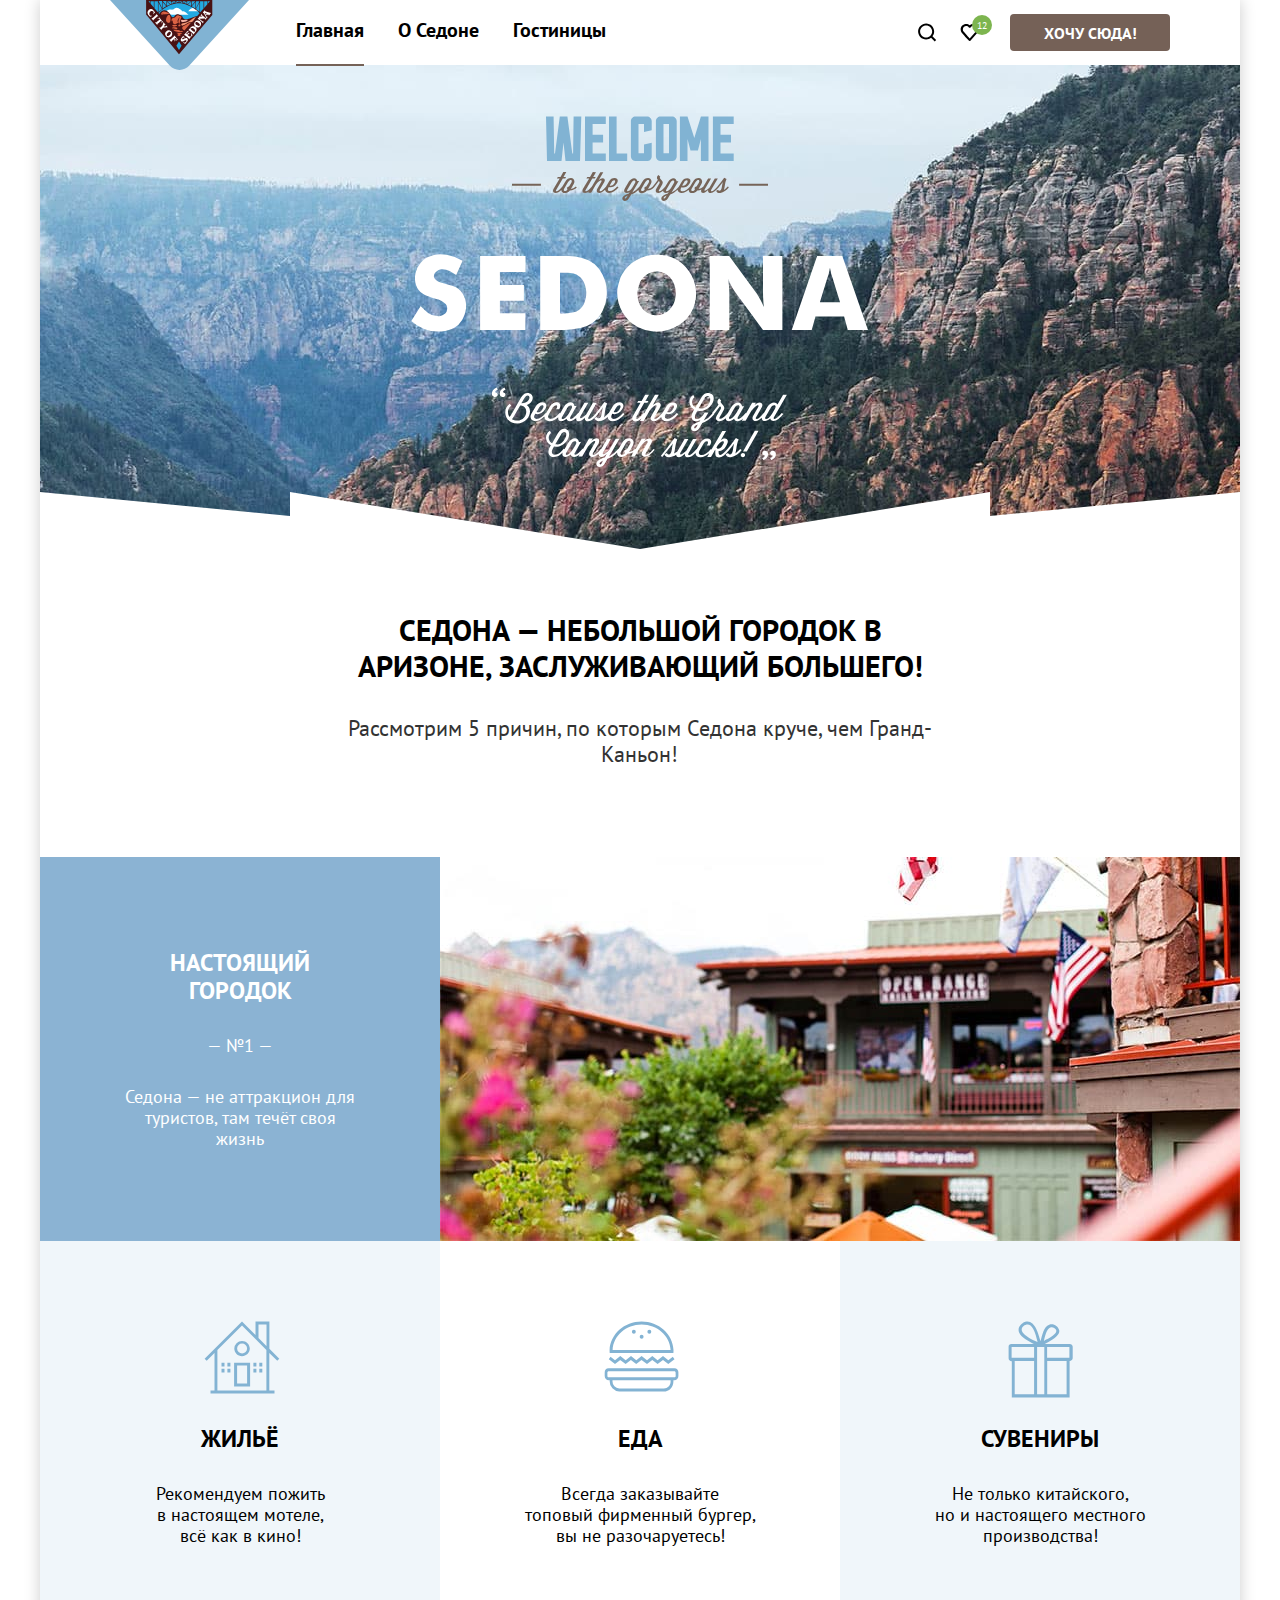
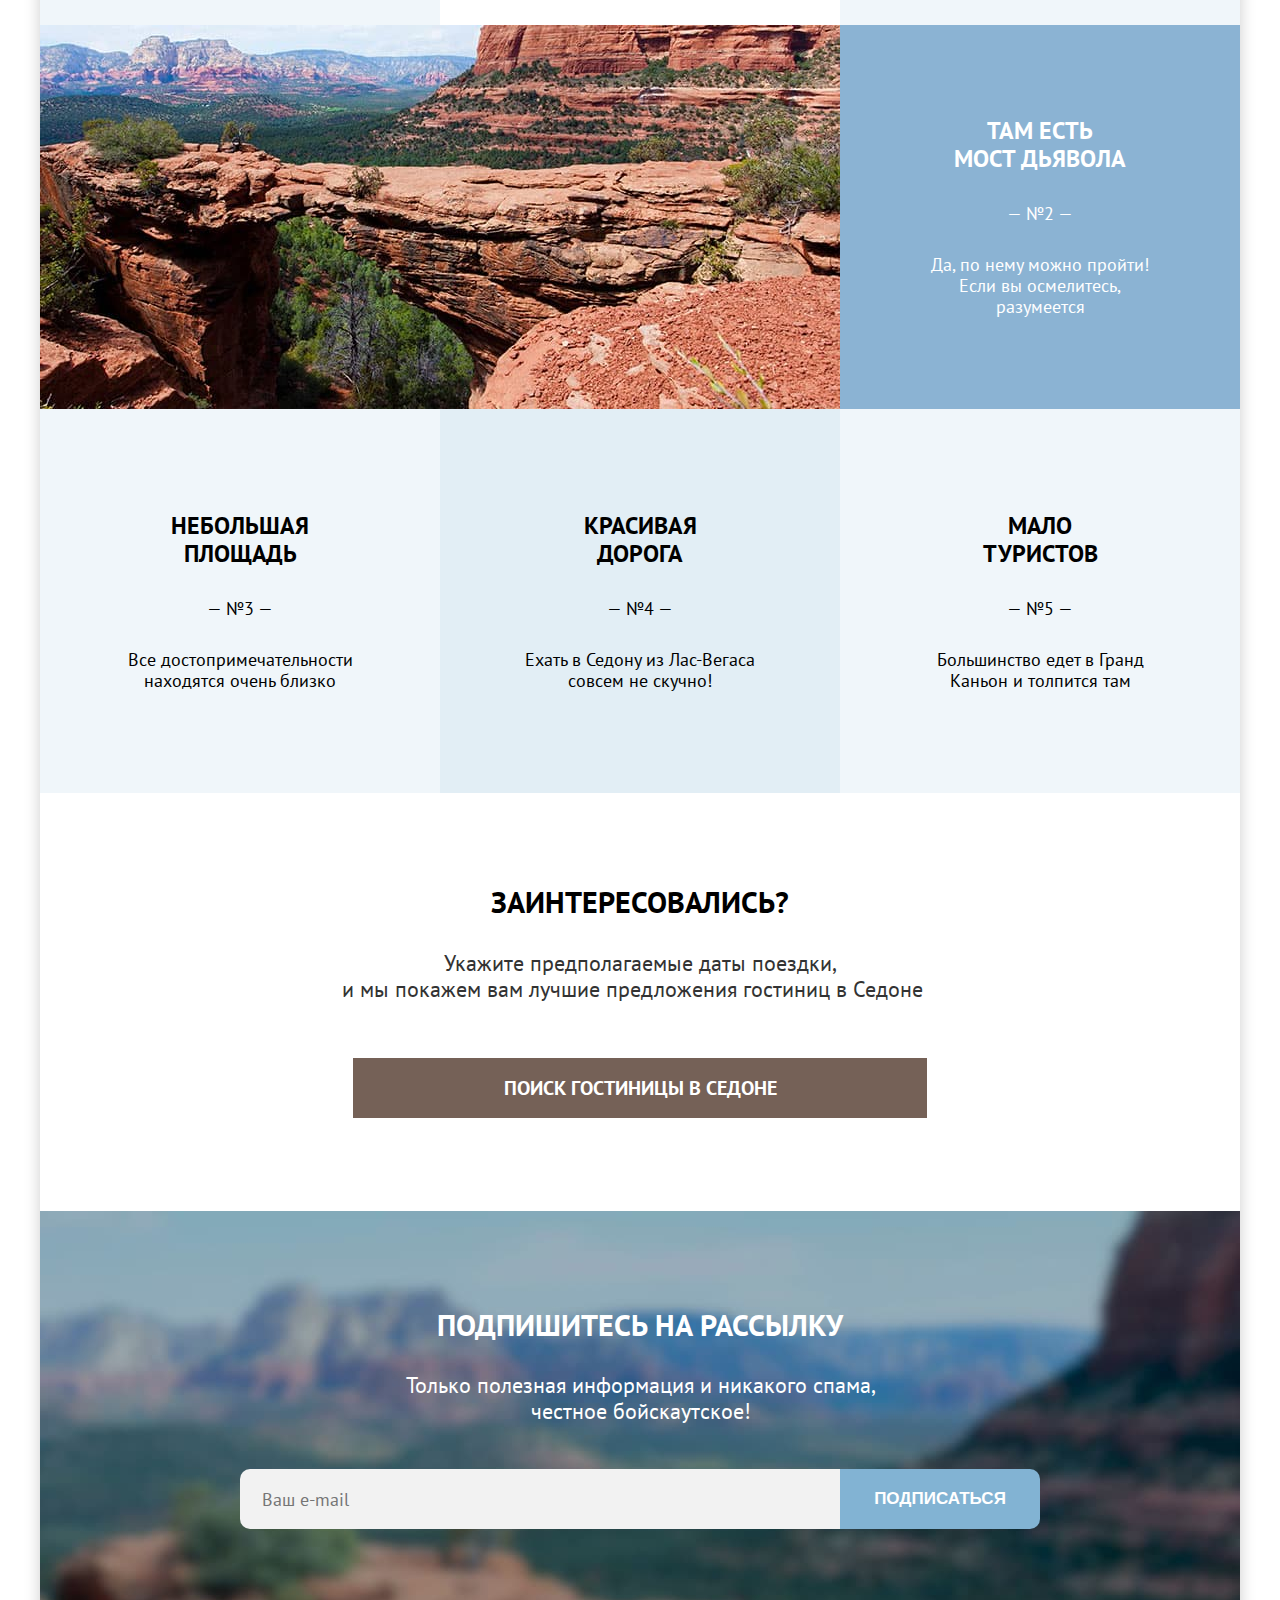
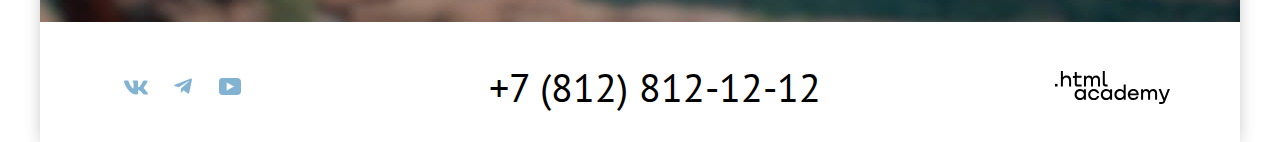
<file: 9/index.html>
<!DOCTYPE html>
<html lang="ru">

  <head>
    <meta charset="utf-8">
    <title>HTML Academy: Седона</title>
    <link rel="stylesheet" href="styles/styles.css">
    <base href="https://htmlacademy-htmlcss.github.io/2105409-sedona-34/9/">
</head>

  <body>
    <div class="container">
      <header class="page-header">

        <a class="header-logo">
          <img class="logo" src="images/logo-sedona.svg" width="139" height="70" alt="Логотип Города Седона">
        </a>
        <nav class="navigation">
          <ul class="navigation-list">
            <li class="navigation-item">
              <a class="navigation-link navigation-link-active">
                Главная
              </a>
            </li>
            <li class="navigation-item">
              <a class="navigation-link" href="#">О Седоне</a>
            </li>
            <li class="navigation-item">
              <a class="navigation-link" href="catalog.html">Гостиницы</a>
            </li>
          </ul>
          <ul class="navigation-list navigation-user">
            <li class="navigation-item">
              <a class="navigation-link" href="3">
                <svg class="navigation-icon" aria-hidden="true" focusable="false" width="19" height="19"
                  viewBox="0 0 19 19" fill="none" xmlns="http://www.w3.org/2000/svg">
                  <path fill-rule="evenodd" clip-rule="evenodd"
                    d="M18.1585 17.05L14.448 13.35C15.4508 12.05 16.1528 10.35 16.1528 8.44995C16.1528 4.04995 12.5426 0.449951 8.13013 0.449951C3.71764 0.449951 0.107422 4.14995 0.107422 8.54995C0.107422 12.95 3.71764 16.55 8.13013 16.55C9.93524 16.55 11.6401 15.95 13.044 14.85L16.7545 18.55L18.1585 17.05ZM8.13013 14.55C4.82076 14.55 2.1131 11.85 2.1131 8.54995C2.1131 5.24995 4.82076 2.54995 8.13013 2.54995C11.4395 2.54995 14.1472 5.24995 14.1472 8.54995C14.1472 11.85 11.4395 14.55 8.13013 14.55Z" />
                </svg>
              </a>
            </li>
            <li class="navigation-item">
              <a class="navigation-link" href="#">
                <svg class="navigation-icon" aria-hidden="true" focusable="false" width="19" height="17"
                  viewBox="0 0 19 17" fill="none" xmlns="http://www.w3.org/2000/svg">
                  <path fill-rule="evenodd" clip-rule="evenodd"
                    d="M9.57663 17C9.27578 17 8.97493 16.9 8.77436 16.6C3.35903 10.5 2.05534 9.1 1.75449 8.7C1.0525 7.8 0.651367 6.6 0.651367 5.4C0.651367 2.4 3.05818 0 6.16698 0C7.47067 0 8.67407 0.5 9.67691 1.3C10.6797 0.5 11.9834 0 13.1868 0C16.1954 0 18.7025 2.4 18.7025 5.4C18.7025 6.7 18.201 7.9 17.3988 8.8L10.3789 16.7C10.1783 16.9 9.97776 17 9.57663 17ZM3.5596 7.5C3.86045 7.9 7.06953 11.5 9.67691 14.4L15.8945 7.4C16.3959 6.9 16.5965 6.2 16.5965 5.4C16.5965 3.6 15.0922 2.1 13.2871 2.1C12.2843 2.1 11.2815 2.6 10.5795 3.4C10.2786 3.7 9.97776 3.8 9.67691 3.8C9.37606 3.8 9.07521 3.6 8.87464 3.4C8.17265 2.6 7.16982 2.1 6.16698 2.1C4.36187 2.1 2.85761 3.6 2.85761 5.4C2.75733 6.3 3.15846 7 3.5596 7.5C3.45931 7.5 3.45931 7.5 3.5596 7.5Z" />
                </svg>
                <span class="favorite-number">12</span>
              </a>

            </li>
            <li class="navigation-item ">
              <a class="navigation-link-brown" href="#">Хочу сюда!</a>
            </li>
          </ul>
        </nav>
      </header>

      <main class="main-index">
        <div class="main-container">
          <section class="main-header">
            <div class="main-header-welcome-background">
              <div class="main-header-welcome">
                <img class="image-welcome" src="images/index/index-welcome.svg" width="458" height="352"
                  alt="Добро пожаловать">
              </div>
              <div class="main-header-welcome-background-divider">
              </div>
            </div>
            <div class="main-header-welcome-title">
              <h1 class="headline-main-info">Седона — небольшой городок в Аризоне, заслуживающий большего!</h1>
              <h2 class="headline-reasons">Рассмотрим 5 причин, по которым Седона круче, чем Гранд-Каньон!</h2>
            </div>
          </section>
          <section class="main-advantage">
            <ul class="advantage">
              <li class="title-advantage-numbering">
                <div class="advantage-numbering-info info-white">
                  <h3 class="headline-advantages">Настоящий городок</h3>
                  <span class="number-advantage">— №1 —</span>
                  <p class="advantage-description">Седона — не аттракцион для туристов, там течёт своя жизнь</p>
                </div>
                <div class="advantage-numbering-info-image">
                  <img class="advantage-reason-image" src="images/reason-1.jpg" width="800" height="384"
                    alt="Тихая улица города с высоты второго этажа, с гормами на заднем фоне">
                </div>
              <li class="title-advantage-numbering ">
                <div class="advantage-info advantage-numbering-house">
                  <h4 class="headline-advantages">Жильё</h4>
                  <p class="advantage-description description-city">Рекомендуем пожить <br>в настоящем мотеле,
                    всё&nbsp;как&nbsp;в&nbsp;кино!</p>
                </div>
              </li>
              <li class="title-advantage-numbering-white ">
                <div class="advantage-info advantage-numbering-food">
                  <h4 class="headline-advantages">Еда</h4>
                  <p class="advantage-description description-city">Всегда заказывайте<br> топовый фирменный бургер,
                    вы не разочаруетесь!</p>
                </div>
              </li>
              <li class="title-advantage-numbering ">
                <div class="advantage-info advantage-numbering-souvenirs">
                  <h4 class="headline-advantages">Сувениры</h4>
                  <p class="advantage-description description-city">Не только китайского,<br> но и настоящего местного
                    производства!</p>
                </div>
              </li>
              <li class="title-advantage-numbering revers">
                <div class="advantage-numbering-info info-white">
                  <h3 class="headline-advantages">Там есть <br>мост дьявола</h3>
                  <span class="number-advantage">— №2 —</span>
                  <p class="advantage-description">Да, по нему можно пройти! Если вы осмелитесь, разумеется</p>
                </div>
                <div class="advantage-numbering-info-image-bridg">
                  <img class="advantage-reason-image" src="images/reason-2.jpg" width="800" height="384"
                    alt="Мост свода дьявола, Sedona, Аризона, США">
                </div>
              </li>
              <li class="title-advantage-numbering ">
                <div class="advantage-numbering-info">
                  <h3 class="headline-advantages">Небольшая площадь</h3>
                  <span class="number-advantage">— №3 —</span>
                  <p class="advantage-description">Все достопримечательности находятся очень близко</p>
                </div>
              </li>
              <li class="title-advantage-numbering info-bg-blue">
                <div class="advantage-numbering-info">
                  <h3 class="headline-advantages">Красивая<br> дорога</h3>
                  <span class="number-advantage">— №4 —</span>
                  <p class="advantage-description">Ехать в Седону из Лас-Вегаса совсем не скучно!</p>
                </div>
              </li>
              <li class="title-advantage-numbering">
                <div class="advantage-numbering-info">
                  <h3 class="headline-advantages">Мало<br> туристов</h3>
                  <span class="number-advantage">— №5 —</span>
                  <p class="advantage-description">Большинство едет в Гранд Каньон и толпится там</p>
                </div>
              </li>
            </ul>
          </section>
          <section class="index-search-hostels">
            <h2 class="headline-search-hostels">Заинтересовались?</h2>
            <p class="search-hostels-description">&nbsp;&nbsp;&nbsp;Укажите предполагаемые даты поездки,<br>и мы покажем
              вам лучшие
              предложения
              гостиниц в Седоне
            </p>
            <a class="index-search-hostels-link-brown" href="catalog.html">Поиск Гостиницы В седоне</a>
          </section>
          <section class="subscribe">
            <h2 class="subscribe-spam">Подпишитесь на рассылку</h2>
            <p class="subscribe-spam-description">Только полезная информация и никакого спама, честное бойскаутское!</p>
            <form class="form-subscribe" action="https://echo.htmlacademy.ru/" method="POST">
              <label class="form-subscribe-email">
                <input class="subscribe-email-input" type="email" id="subscribe-email" name="subscribe-email"
                  placeholder="Ваш e-mail">
              </label>
              <button class="button-new-subscribe" type="submit">
                Подписаться
              </button>
            </form>
          </section>
        </div>
      </main>
      <footer class="page-footer">
        <section class="footer-social">
          <ul class="footer-social-list">
            <li class="footer-social-item">
              <a class="link-social button-vk" href="https://vk.com/htmlacademy">
                <svg class="social-icon" aria-hidden="true" focusable="false" width="24" height="15" viewBox="0 0 24 15"
                  fill="none" xmlns="http://www.w3.org/2000/svg">
                  <path fill-rule="evenodd" clip-rule="evenodd"
                    d="M23.45 1.448C23.616 0.902 23.45 0.5 22.655 0.5H20.03C19.362 0.5 19.054 0.847 18.887 1.23C18.887 1.23 17.552 4.426 15.661 6.502C15.049 7.104 14.771 7.295 14.437 7.295C14.27 7.295 14.019 7.104 14.019 6.557V1.448C14.019 0.792 13.835 0.5 13.279 0.5H9.151C8.734 0.5 8.483 0.804 8.483 1.093C8.483 1.714 9.429 1.858 9.526 3.606V7.404C9.526 8.237 9.373 8.388 9.039 8.388C8.149 8.388 5.984 5.177 4.699 1.503C4.45 0.788 4.198 0.5 3.527 0.5H0.9C0.15 0.5 0 0.847 0 1.23C0 1.912 0.89 5.3 4.145 9.781C6.315 12.841 9.37 14.5 12.153 14.5C13.822 14.5 14.028 14.132 14.028 13.497V11.184C14.028 10.447 14.186 10.3 14.715 10.3C15.105 10.3 15.772 10.492 17.33 11.967C19.11 13.716 19.403 14.5 20.405 14.5H23.03C23.78 14.5 24.156 14.132 23.94 13.404C23.702 12.68 22.852 11.629 21.725 10.382C21.113 9.672 20.195 8.907 19.916 8.524C19.527 8.033 19.638 7.814 19.916 7.377C19.916 7.377 23.116 2.951 23.449 1.448H23.45Z" />
                </svg>
                <span class="visually-hidden">ВКонтакте.</span>
              </a>
            </li>
            <li class="footer-social-item">
              <a class="link-social button-telegram" href="https://t.me/htmlacademy ">
                <svg class="social-icon" aria-hidden="true" focusable="false" width="18" height="17" viewBox="0 0 18 17"
                  fill="none" xmlns="http://www.w3.org/2000/svg">
                  <g clip-path="url(#clip0_33515_1184)">
                    <path fill-rule="evenodd" clip-rule="evenodd"
                      d="M16.7855 0.59926L0.840977 6.74776C-0.247172 7.18481 -0.240877 7.79184 0.641333 8.06253L4.73493 9.33953L14.2063 3.3637C14.6542 3.09121 15.0634 3.2378 14.727 3.53636L7.05332 10.4619H7.05152L7.05332 10.4628L6.77094 14.6823C7.18462 14.6823 7.36718 14.4925 7.5992 14.2686L9.58754 12.3351L13.7234 15.39C14.486 15.81 15.0337 15.5941 15.2234 14.6841L17.9384 1.88885C18.2163 0.774623 17.513 0.270117 16.7855 0.59926Z" />
                  </g>
                  <defs>
                    <clipPath id="clip0_33515_1184">
                      <rect width="18" height="17" fill="white" transform="translate(0.000488281)" />
                    </clipPath>
                  </defs>
                </svg>
                <span class="visually-hidden">Телеграмм.</span>
              </a>
            </li>
            <li class="footer-social-item">
              <a class="link-social button-youtube" href="https://www.youtube.com/user/htmlacademyru">
                <svg class="social-icon" aria-hidden="true" focusable="false" width="22" height="17" viewBox="0 0 22 17"
                  fill="none" xmlns="http://www.w3.org/2000/svg">
                  <path fill-rule="evenodd" clip-rule="evenodd"
                    d="M18.607 0H3.17413C1.31343 0 0 1.59375 0 3.4V13.4937C0 15.4062 1.31343 17 3.17413 17H18.8259C20.4677 17 22 15.4062 22 13.6V3.4C21.7811 1.59375 20.4677 0 18.607 0ZM7.66169 12.5375V4.4625L14.995 8.5L7.66169 12.5375Z" />
                </svg>
                <span class="visually-hidden">Ютуб.</span>
              </a>
            </li>
          </ul>
          <div class="footer-mobile-number">
            <a class="mobile-number" href="#">
              <span class="visually-hidden">Номер телефона.</span>
              <span class="mobile-number-self">+7 (812) 812-12-12</span>
            </a>
          </div>
          <div class="footer-htmlacademy">
            <a class="htmlacademy-link" href="https://htmlacademy.ru/">
              <svg class="footer-academylogo" aria-hidden="true" focusable="false" width="115" height="33"
                viewBox="0 0 115 33" fill="none" xmlns="http://www.w3.org/2000/svg">
                <path fill-rule="evenodd" clip-rule="evenodd" d="M0 12.9V15.5H2.5V12.9H0Z" />
                <path fill-rule="evenodd" clip-rule="evenodd"
                  d="M11.6 4.5C10 4.5 8.8 5.2 8 6.2H7.9V0H5.9V15.5H7.9V10.2C7.9 8.1 9.2 6.6 11.2 6.6C13 6.6 14.1 8 14.1 9.8V15.5H16.1V9.4C16.2 6.4 14.3 4.5 11.6 4.5Z" />
                <path fill-rule="evenodd" clip-rule="evenodd"
                  d="M26.6 4.8H21.8V1.1H19.8V4.9H17.9V6.9H19.8V12.9C19.8 14.6 20.8 15.6 22.5 15.6H26.6V13.6H22.9C22.2 13.6 21.8 13.2 21.8 12.5V6.8H26.6V4.8Z" />
                <path fill-rule="evenodd" clip-rule="evenodd"
                  d="M41.1 4.6C39.5 4.6 38.2 5.4 37.6 6.7H37.5C36.9 5.5 35.7 4.6 34.1 4.6C32.7 4.6 31.6 5.4 31 6.4H30.9V4.8H29V15.4H31V10C31 8 32 6.5 33.6 6.5C35.1 6.5 36 7.5 36 9.1V15.4H38V9.8C38 7.4 39.4 6.5 40.6 6.5C42.1 6.5 43 7.5 43 9.1V15.4H45V8.9C45.1 6.4 43.6 4.6 41.1 4.6Z" />
                <path fill-rule="evenodd" clip-rule="evenodd"
                  d="M47.8 12.7C47.8 14.4 48.8 15.4 50.6 15.4H52.6V13.4H50.9C50.2 13.4 49.8 13 49.8 12.3V0H47.8V12.7Z" />
                <path fill-rule="evenodd" clip-rule="evenodd"
                  d="M28.9 19.7C28 18.6 26.7 17.9 25 17.9C21.9 17.9 19.6 20.2 19.6 23.5C19.6 26.8 21.9 29.1 25 29.1C26.8 29.1 28 28.3 28.8 27.2H28.9V28.8H30.9V18.2H28.9V19.7ZM25.3 27.1C23.1 27.1 21.7 25.5 21.7 23.5C21.7 21.5 23.1 19.9 25.3 19.9C27.5 19.9 28.9 21.5 28.9 23.5C28.9 25.4 27.5 27.1 25.3 27.1Z" />
                <path fill-rule="evenodd" clip-rule="evenodd"
                  d="M44.2 22C43.7 19.6 41.6 17.9 38.8 17.9C35.4 17.9 33.2 20.4 33.2 23.5C33.2 26.6 35.4 29.1 38.8 29.1C41.6 29.1 43.7 27.3 44.2 24.9H42.1C41.7 26.2 40.4 27.2 38.8 27.2C36.6 27.2 35.2 25.6 35.2 23.6C35.2 21.6 36.6 20 38.8 20C40.4 20 41.6 21 42.1 22.2H44.2V22Z" />
                <path fill-rule="evenodd" clip-rule="evenodd"
                  d="M55.1 19.7C54.2 18.6 52.9 17.9 51.2 17.9C48.1 17.9 45.8 20.2 45.8 23.5C45.8 26.8 48.1 29.1 51.2 29.1C53 29.1 54.2 28.3 55 27.2H55.1V28.8H57.1V18.2H55.1V19.7ZM51.5 27.1C49.3 27.1 47.9 25.5 47.9 23.5C47.9 21.5 49.3 19.9 51.5 19.9C53.7 19.9 55.1 21.5 55.1 23.5C55.1 25.4 53.6 27.1 51.5 27.1Z" />
                <path fill-rule="evenodd" clip-rule="evenodd"
                  d="M68.7 19.8C67.8 18.7 66.5 17.9 64.8 17.9C61.7 17.9 59.4 20.2 59.4 23.5C59.4 26.8 61.6 29.1 64.8 29.1C66.5 29.1 67.8 28.3 68.6 27.3H68.7V28.8H70.7V13.4H68.7V19.8ZM65.1 27.1C62.9 27.1 61.5 25.5 61.5 23.5C61.5 21.5 62.9 19.9 65.1 19.9C67.3 19.9 68.7 21.5 68.7 23.5C68.6 25.5 67.2 27.1 65.1 27.1Z" />
                <path fill-rule="evenodd" clip-rule="evenodd"
                  d="M78.3 17.9C75 17.9 72.8 20.4 72.8 23.5C72.8 26.5 74.9 29.1 78.3 29.1C80.8 29.1 82.8 27.8 83.5 25.5H81.4C80.9 26.5 79.8 27.1 78.4 27.1C76.5 27.1 75.1 25.8 75 24.2H83.8C84 20.6 81.8 17.9 78.3 17.9ZM78.3 19.8C80 19.8 81.3 20.8 81.6 22.4H75.1C75.4 20.9 76.6 19.8 78.3 19.8Z" />
                <path fill-rule="evenodd" clip-rule="evenodd"
                  d="M98.2 17.9C96.6 17.9 95.3 18.7 94.6 19.9H94.5C93.9 18.7 92.7 17.9 91.1 17.9C89.7 17.9 88.6 18.6 88 19.7V18.2H86.1V28.8H88.1V23.4C88.1 21.4 89.1 20 90.7 19.9C92.2 19.9 93.1 20.9 93.1 22.5V28.8H95.1V23.2C95.1 20.8 96.5 19.9 97.7 19.9C99.2 19.9 100.1 20.9 100.1 22.5V28.8H102.1V22.3C102.2 19.7 100.7 17.9 98.2 17.9Z" />
                <path fill-rule="evenodd" clip-rule="evenodd"
                  d="M109.4 27L105.8 18.1H103.6L108.4 29.7C108.1 30.6 107.7 30.9 106.7 30.9H104.2V32.9H106.7C108.5 32.9 109.5 32.1 110.2 30.3L114.9 18.1H112.8L109.4 27Z" />
              </svg>
              <span class="visually-hidden">html-academy.</span>
            </a>
          </div>
        </section>
      </footer>
      <div class="modal-container modal-container-close ">
        <div class="modal modal-search">
          <button class="modal-close-button" type="button">
            <svg class="modal-icon" width="13" height="13" viewBox="0 0 13 13" fill="none"
              xmlns="http://www.w3.org/2000/svg">
              <path fill-rule="evenodd" clip-rule="evenodd"
                d="M13 1.2L11.8 0L6.5 5.3L1.2 0L0 1.2L5.3 6.5L0 11.8L1.2 13L6.5 7.7L11.8 13L13 11.8L7.7 6.5L13 1.2Z" />
            </svg>
            <span class="visually-hidden">Закрыть.</span>
          </button>
          <section class="modal-content">
            <h2 class="modal-title">Поиск гостиницы в Седоне</h2>
            <form class="modal-form-search" action="https://echo.htmlacademy.ru" method="post">
              <div class="modal-form-info">
                <div class="field-group">
                  <label class="modal-search-label" for="modal-date">Дата Заезда:</label>
                  <input class="field search-form-field" type="text" name="modal-date" id="modal-date"
                    placeholder="Укажите дату" value="27 апреля 2020" required>
                  <button class="button-calendar" type="button">
                    <span class="visually-hidden">Открыть календарь.</span>
                  </button>
                  <p class="modal-search-status modal-search-status-incorrect">Мы не можем отправить вас в прошлое.</p>
                </div>
                <div class="field-group">
                  <label class="modal-search-label" for="modal-entry">Дата Выезда:</label>
                  <input class="field search-form-field" type="text" name="modal-entry" id="modal-entry"
                    placeholder="Укажите дату" value="1 сентября 2021" required>
                  <button class="button-calendar" type="button">
                    <span class="visually-hidden">Открыть календарь.</span>
                  </button>
                  <p class="modal-search-status">На эти даты есть свободные номера. Пока есть.</p>
                </div>
                <div class="quantity-group">
                  <label class="modal-search-label" for="modal-adults">Взрослые:</label>
                  <input class="field search-form-quantity" type="number" name="modal-adults" id="modal-adults" min="0"
                    value="2" required>
                  <button class="button-decrease" type="button">
                    <svg class="modal-icon-decrease" width="13" height="1" viewBox="0 0 13 1" fill="none"
                      xmlns="http://www.w3.org/2000/svg">
                      <path fill-rule="evenodd" clip-rule="evenodd" d="M0 0L0 1L13 1V0L0 0Z" />
                    </svg>
                    <span class="visually-hidden">Уменьшить.</span>
                  </button>
                  <button class="button-increase" type="button">
                    <svg class="modal-icon-increase" width="13" height="13" viewBox="0 0 13 13" fill="none"
                      xmlns="http://www.w3.org/2000/svg">
                      <path fill-rule="evenodd" clip-rule="evenodd" d="M13 6H7V0H6V6H0V7H6V13H7V7H13V6Z" />
                    </svg>
                    <span class="visually-hidden">Увеличить.</span>
                  </button>
                </div>
                <div class="quantity-group">
                  <div class="modal-children-container">
                    <label class="modal-search-label" for="modal-children">Дети:</label>
                    <span class="tooltip">
                      <button class="tooltip-toogle" type="button" aria-labelledby="tooltip-label">
                        <svg class="tooltip-icon" width="1" height="9" viewBox="0 0 1 9" fill="none"
                          xmlns="http://www.w3.org/2000/svg" aria-label="Важная информация по детям.">
                          <g clip-path="url(#clip0_39785_729)">
                            <path fill-rule="evenodd" clip-rule="evenodd" d="M0 9H1L1 3H0L0 9Z" />
                            <path fill-rule="evenodd" clip-rule="evenodd" d="M1 0H0V1H1V0Z" />
                          </g>
                          <defs>
                            <clipPath id="clip0_39785_729">
                              <rect fill-rule="evenodd" clip-rule="evenodd" width="1" height="9" />
                            </clipPath>
                          </defs>
                        </svg>
                      </button>
                      <span class="tooltip-text" role="tooltip" id="tooltip-label">Укажите количество детей, которые
                        будут с вами, возраст которых от 6 до 18 лет. Дети до 6 лет размещаются бесплатно.</span>
                    </span>
                  </div>
                  <input class="field search-form-quantity" type="number" name="modal-children" id="modal-children"
                    min="0" value="1" required>
                  <button class="button-decrease" type="button">
                    <svg class="modal-icon-decrease" width="13" height="1" viewBox="0 0 13 1" fill="none"
                      xmlns="http://www.w3.org/2000/svg">
                      <path fill-rule="evenodd" clip-rule="evenodd" d="M0 0L0 1L13 1V0L0 0Z" />
                    </svg>
                    <span class="visually-hidden">Уменьшить.</span>
                  </button>
                  <button class="button-increase" type="button">
                    <svg class="modal-icon-increase" width="13" height="13" viewBox="0 0 13 13" fill="none"
                      xmlns="http://www.w3.org/2000/svg">
                      <path fill-rule="evenodd" clip-rule="evenodd" d="M13 6H7V0H6V6H0V7H6V13H7V7H13V6Z" />
                    </svg>
                    <span class="visually-hidden">Увеличить.</span>
                  </button>
                </div>
              </div>
              <button class="modal-button" type="submit">Найти</button>
            </form>
          </section>
        </div>
      </div>
    </div>
  </body>

</html>
</file>
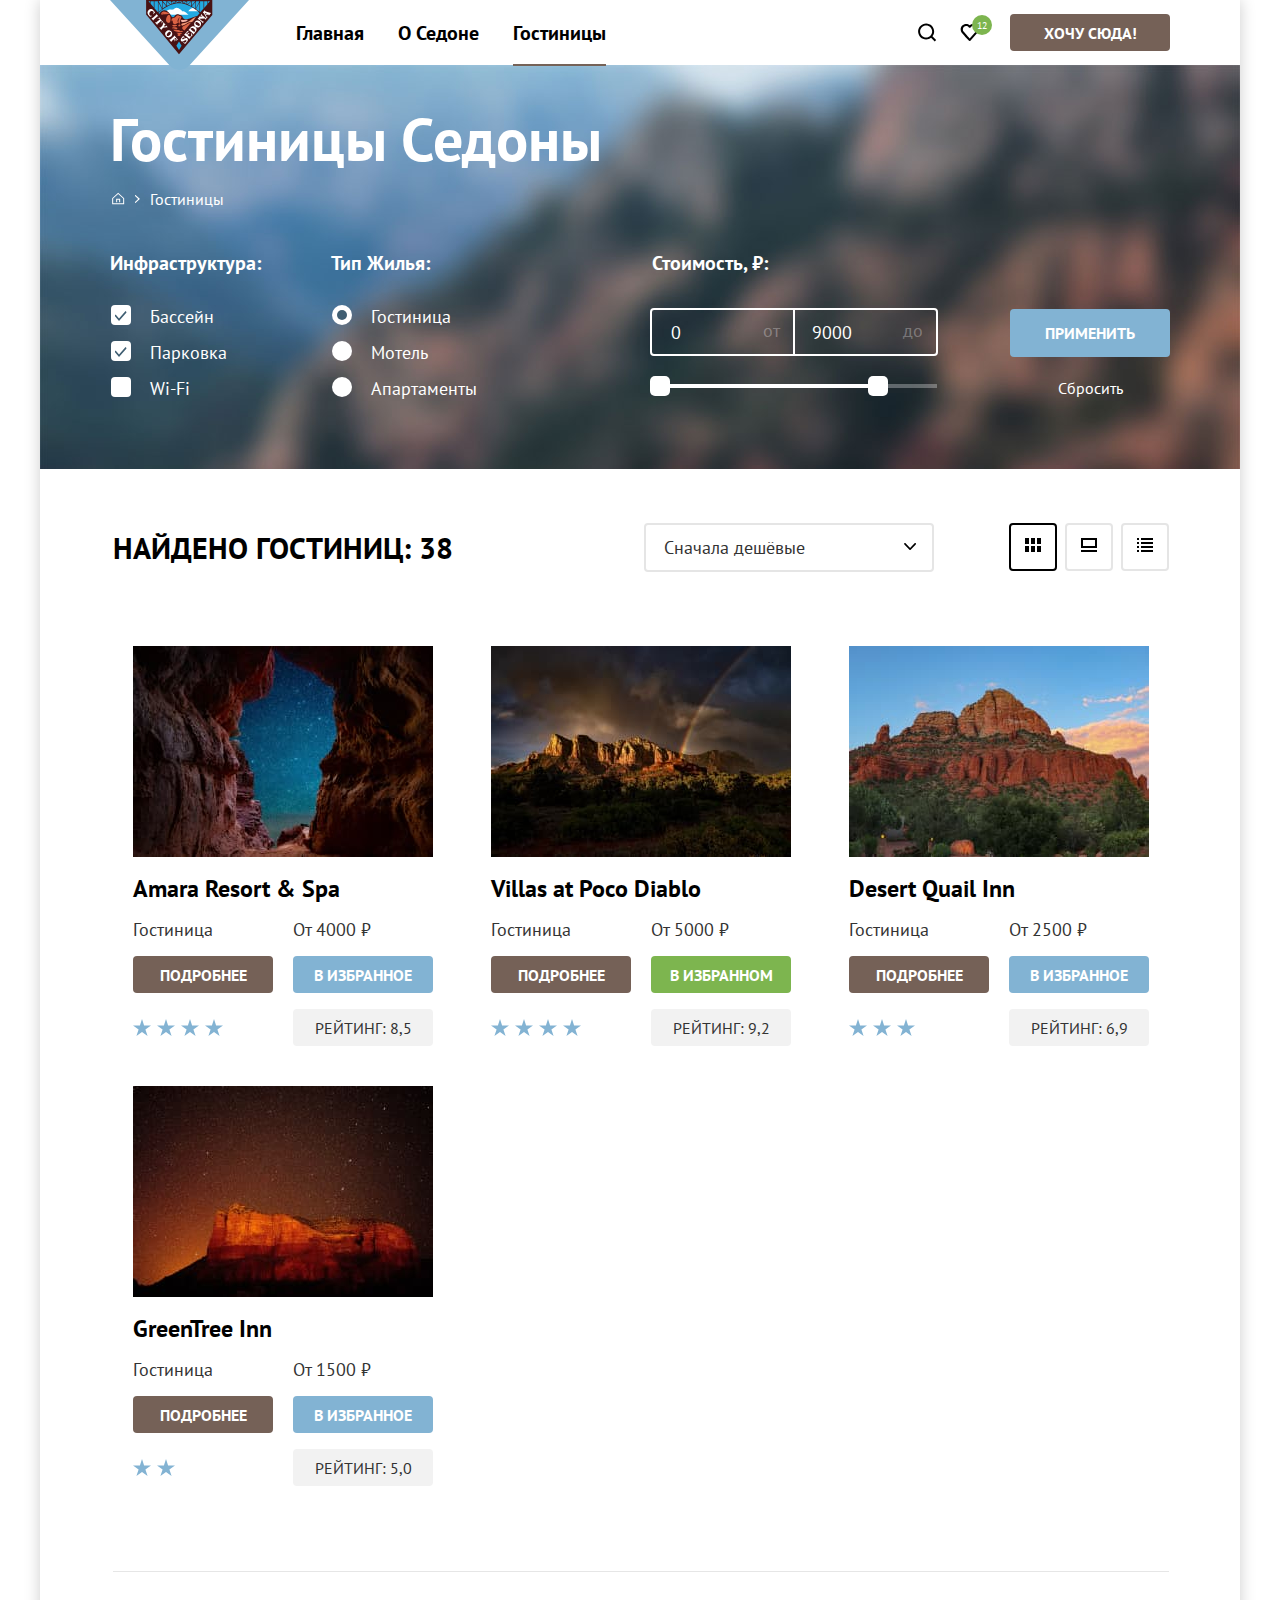
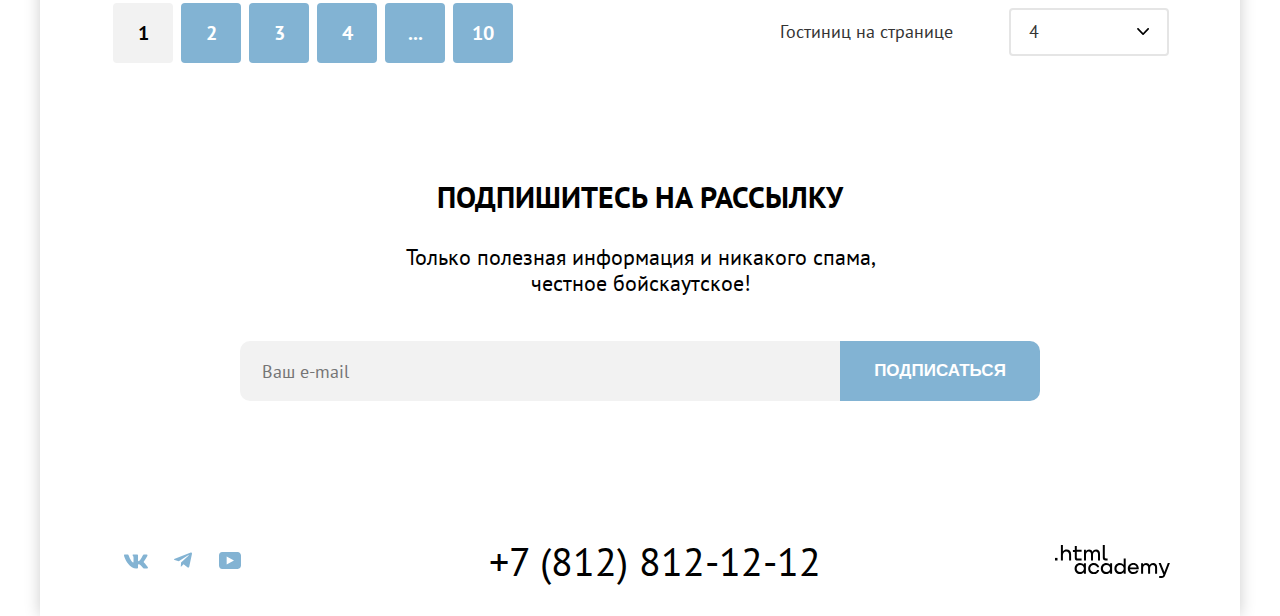
<file: catalog.html>
<!DOCTYPE html>
<html lang="ru">

  <head>
    <meta charset="utf-8">
    <title>HTML Academy: Седона</title>
    <link rel="stylesheet" href="styles/styles.css">
    <link rel="icon" type="image/png" sizes="32x32" href="images/icons/favicon.png">
  </head>

  <body>
    <div class="container">
      <header class="page-header">

        <a class="header-logo" href="index.html">
          <img class="logo" src="images/logo-sedona.svg" width="139" height="70" alt="Логотип Города Седона">
        </a>
        <nav class="navigation">
          <ul class="navigation-list">
            <li class="navigation-item">
              <a class="navigation-link" href="index.html">
                Главная
              </a>
            </li>
            <li class="navigation-item">
              <a class="navigation-link" href="#">О Седоне</a>
            </li>
            <li class="navigation-item">
              <a class="navigation-link navigation-link-active">Гостиницы</a>
            </li>
          </ul>
          <ul class="navigation-list navigation-user">
            <li class="navigation-item">
              <a class="navigation-link" href="3">
                <svg class="navigation-icon" aria-hidden="true" focusable="false" width="19" height="19"
                  viewBox="0 0 19 19" fill="none" xmlns="http://www.w3.org/2000/svg">
                  <path fill-rule="evenodd" clip-rule="evenodd"
                    d="M18.1585 17.05L14.448 13.35C15.4508 12.05 16.1528 10.35 16.1528 8.44995C16.1528 4.04995 12.5426 0.449951 8.13013 0.449951C3.71764 0.449951 0.107422 4.14995 0.107422 8.54995C0.107422 12.95 3.71764 16.55 8.13013 16.55C9.93524 16.55 11.6401 15.95 13.044 14.85L16.7545 18.55L18.1585 17.05ZM8.13013 14.55C4.82076 14.55 2.1131 11.85 2.1131 8.54995C2.1131 5.24995 4.82076 2.54995 8.13013 2.54995C11.4395 2.54995 14.1472 5.24995 14.1472 8.54995C14.1472 11.85 11.4395 14.55 8.13013 14.55Z" />
                </svg>
              </a>
            </li>
            <li class="navigation-item">
              <a class="navigation-link" href="#">
                <svg class="navigation-icon" aria-hidden="true" focusable="false" width="19" height="17"
                  viewBox="0 0 19 17" fill="none" xmlns="http://www.w3.org/2000/svg">
                  <path fill-rule="evenodd" clip-rule="evenodd"
                    d="M9.57663 17C9.27578 17 8.97493 16.9 8.77436 16.6C3.35903 10.5 2.05534 9.1 1.75449 8.7C1.0525 7.8 0.651367 6.6 0.651367 5.4C0.651367 2.4 3.05818 0 6.16698 0C7.47067 0 8.67407 0.5 9.67691 1.3C10.6797 0.5 11.9834 0 13.1868 0C16.1954 0 18.7025 2.4 18.7025 5.4C18.7025 6.7 18.201 7.9 17.3988 8.8L10.3789 16.7C10.1783 16.9 9.97776 17 9.57663 17ZM3.5596 7.5C3.86045 7.9 7.06953 11.5 9.67691 14.4L15.8945 7.4C16.3959 6.9 16.5965 6.2 16.5965 5.4C16.5965 3.6 15.0922 2.1 13.2871 2.1C12.2843 2.1 11.2815 2.6 10.5795 3.4C10.2786 3.7 9.97776 3.8 9.67691 3.8C9.37606 3.8 9.07521 3.6 8.87464 3.4C8.17265 2.6 7.16982 2.1 6.16698 2.1C4.36187 2.1 2.85761 3.6 2.85761 5.4C2.75733 6.3 3.15846 7 3.5596 7.5C3.45931 7.5 3.45931 7.5 3.5596 7.5Z" />
                </svg>
                <span class="favorite-number">12</span>
              </a>

            </li>
            <li class="navigation-item ">
              <a class="navigation-link-brown" href="#">Хочу сюда!</a>
            </li>
          </ul>
        </nav>
      </header>
      <main class="main-inner">
        <div class="main-container">
          <header class="inner-header">
            <div class="inner-header-image">
              <h1 class="headline-catalog">
                Гостиницы Седоны
              </h1>
              <ul class="breadcrumbs">
                <li class="breadcrumbs-item">
                  <a class="breadcrumbs-link" href="index.html">
                    <svg class="breadcrumbs-icon" aria-hidden="true" focusable="false" width="13" height="13"
                      viewBox="0 0 13 13" fill="none" xmlns="http://www.w3.org/2000/svg">
                      <path fill-rule="evenodd" clip-rule="evenodd"
                        d="M0.162109 6.1499L6.16211 0.649902L12.1621 6.1499V12.3499H0.162109V6.1499ZM1.16211 6.5499V11.3499H11.1621V6.5499L6.16211 2.0499L1.16211 6.5499ZM5.16211 10.3499H4.16211V6.84985H8.16211V10.3499H7.16211V7.84985H5.16211V10.3499Z" />
                    </svg>
                    <span class="visually-hidden">Вернуться на главную.</span>
                  </a>
                </li>
                <li class="breadcrumbs-item">
                  <a class="breadcrumbs-link">Гостиницы</a>
                </li>
              </ul>

              <section class="catalog-hostel-filter">

                <h2 class="visually-hidden">Фильтр для подбора гостиницы.</h2>
                <form class="catalog-filter" action="https://echo.htmlacademy.ru/" method="get">
                  <div class="full-filter">
                    <div class="left-filter">
                      <fieldset class="catalog-filter-group">
                        <h3 class="catalog-filter-filtered">Инфраструктура:</h3>
                        <ul class="catalog-filter-list">
                          <li class="catalog-filter-item">
                            <label class="catalog-filter-title" for="pool">
                              <input class="control-input visually-hidden" id="pool" type="checkbox" name="swim-pool"
                                checked>
                              <span class="control-mark"></span>
                              <span class="catalog-filter-title-text">Бассейн</span>
                            </label>
                          </li>
                          <li class="catalog-filter-item">
                            <label class="catalog-filter-title" for="parking">
                              <input class="control-input visually-hidden" id="parking" type="checkbox" name="parking"
                                checked>
                              <span class="control-mark"></span>
                              <span class="catalog-filter-title-text">Парковка</span>
                            </label>
                          </li>
                          <li class="catalog-filter-item">
                            <label class="catalog-filter-title" for="wi-fi">
                              <input class="control-input visually-hidden" id="wi-fi" type="checkbox" name="Wi-Fi">
                              <span class="control-mark"></span>
                              <span class="catalog-filter-title-text">Wi-Fi</span>
                            </label>
                          </li>
                        </ul>
                      </fieldset>
                      <fieldset class="catalog-filter-group">
                        <h3 class="catalog-filter-filtered">Тип Жилья:</h3>
                        <ul class="catalog-filter-list">
                          <li class="catalog-filter-item">
                            <label class="catalog-filter-title control-radio" for="hostel">
                              <input class="control-input visually-hidden" type="radio" id="hostel" name="housing-group"
                                value="hostel" checked>
                              <span class="control-mark"></span>
                              <span class="catalog-filter-title-text">Гостиница</span>
                            </label>
                          </li>
                          <li class="catalog-filter-item">
                            <label class="catalog-filter-title control-radio" for="motel">
                              <input class="control-input visually-hidden" type="radio" id="motel" name="housing-group"
                                value="motel">
                              <span class="control-mark"></span>
                              <span class="catalog-filter-title-text">Мотель</span>
                            </label>
                          </li>
                          <li class="catalog-filter-item">
                            <label class="catalog-filter-title control-radio" for="apartments">
                              <input class="control-input visually-hidden" type="radio" id="apartments"
                                name="housing-group" value="apartments">
                              <span class="control-mark"></span>
                              <span class="catalog-filter-title-text">Апартаменты</span>
                            </label>
                          </li>
                        </ul>
                      </fieldset>
                    </div>
                    <div class="right-filter">
                      <fieldset class="catalog-filter-group-price">
                        <legend class="catalog-filter-filtered">Стоимость, ₽:</legend>
                        <div class="range">
                          <div class="range-wrapper-inputs">
                            <div class="range-input-container">
                              <label class="catalog-filter-label" for="min-price">от</label>
                              <input class="range-input" type="text" id="min-price" name="catalog-price-value-min"
                                placeholder="От" value="0">
                            </div>
                            <div class="range-input-container">
                              <label class="catalog-filter-label" for="max-price">до</label>
                              <input class="range-input" type="text" id="max-price" name="catalog-price-value-max"
                                placeholder="До" value="9000">
                            </div>
                          </div>
                          <div class="range-scale">
                            <div class="range-bar">
                              <button class="range-toggle toggle-min" type="button">
                                <span class="visually-hidden">Изменить минимальную цену.</span>
                              </button>
                              <button class="range-toggle toggle-max" type="button">
                                <span class="visually-hidden">Изменить максимальную цену.</span>
                              </button>
                            </div>
                          </div>
                        </div>
                      </fieldset>
                      <div class="button-accept-filter">
                        <button class="button button-accept" type="submit">Применить</button>
                        <button class="button button-clear" type="reset">Сбросить</button>
                      </div>
                    </div>
                  </div>
                </form>
              </section>
            </div>

          </header>
          <section class="filtered-catalog-hostels">
            <div class="filtered-catalog-hostels-sorting">
              <h2 class="headline-catalog-hostels">Найдено гостиниц: 38</h2>
              <select class="select-control" aria-label="Сортировка">
                <option value="cheap">Сначала дешёвые</option>
                <option value="popular">Сначала популярное</option>
                <option value="expensive">Сначала дорогое</option>
              </select>
              <div class="filered-catalog-hostels-view">
                <a href="#" class="button-view button-light">
                  <span class="visually-hidden">Показать список.</span>
                </a>
                <a class="button-view" href="#">
                  <span class="visually-hidden">Показать карточки.</span>
                </a>
                <a class="button-view" href="#">
                  <span class="visually-hidden">Показать слайдшоу.</span>
                </a>
              </div>
            </div>
            <ul class="hostels-list">
              <li class="hostels-card">
                <a class="hostels-card-link" href="#">
                  <div class="hostels-card-images">
                    <img class="hostels-card-image" alt="Cкальная пещера, Sedona, Аризона, США"
                      src="images/hotel/hotel-amara.jpg" width="300" height="211">
                  </div>
                  <h3 class="hostels-card-title">Amara Resort & Spa</h3>
                </a>
                <div class="hostels-card-info">
                  <p class="type-housing">Гостиница</p>
                  <p class="hostels-card-price">От 4000 ₽</p>
                  <a class="hostels-card-button-brown" href="#">Подробнее</a>
                  <a class="favorite-blue" href="#">В избранное</a>
                  <div class="hostels-card-rating-stars stars-4">
                    <span class="visually-hidden">Количество звезд-4.</span>
                  </div>
                  <div class="hostels-card-rating-rating">Рейтинг: 8,5</div>
                </div>
              </li>
              <li class="hostels-card">
                <a class="hostels-card-link" href="#">
                  <div class="hostels-card-images">
                    <img class="hostels-card-image" src="images/hotel/hotel-villas.jpg" width="300" height="211"
                      alt="Горы, Sedona, Аризона, США">
                  </div>
                  <h3 class="hostels-card-title">Villas at Poco Diablo</h3>
                </a>
                <div class="hostels-card-info">
                  <p class="type-housing">Гостиница</p>
                  <p class="hostels-card-price">От 5000 ₽</p>
                  <a class="hostels-card-button-brown" href="#">Подробнее</a>
                  <a class="favorite-green" href="#">В избранном</a>
                  <div class="hostels-card-rating-stars stars-4">
                    <span class="visually-hidden">Количество звезд-4.</span>
                  </div>
                  <div class="hostels-card-rating-rating">Рейтинг: 9,2</div>
                </div>
              </li>
              <li class="hostels-card">
                <a class="hostels-card-link" href="#">
                  <div class="hostels-card-images">
                    <img class="hostels-card-image" src="images/hotel/hotel-desert.jpg" width="300" height="211"
                      alt="Район рейнджеров Ред-Рок, Sedona, Аризона, США">
                  </div>
                  <h3 class="hostels-card-title">Desert Quail Inn</h3>
                </a>
                <div class="hostels-card-info">
                  <p class="type-housing">Гостиница</p>
                  <p class="hostels-card-price">От 2500 ₽</p>
                  <a class="hostels-card-button-brown" href="#">Подробнее</a>
                  <a class="favorite-blue" href="#">В избранное</a>
                  <div class="hostels-card-rating-stars stars-3">
                    <span class="visually-hidden">Количество звезд-3.</span>
                  </div>
                  <div class="hostels-card-rating-rating">Рейтинг: 6,9</div>
                </div>
              </li>
              <li class="hostels-card">
                <a class="hostels-card-link" href="#">
                  <div class="hostels-card-images">
                    <img class="hostels-card-image" src="images/hotel/hotel-greentree.jpg" width="300" height="211"
                      alt="Горы в ночном небе, много звезд, Sedona, Аризона, США">
                  </div>
                  <h3 class="hostels-card-title">GreenTree Inn</h3>
                </a>
                <div class="hostels-card-info">
                  <p class="type-housing">Гостиница</p>
                  <p class="hostels-card-price">От 1500 ₽</p>
                  <a class="hostels-card-button-brown" href="#">Подробнее</a>
                  <a class="favorite-blue" href="#">В избранное</a>
                  <div class="hostels-card-rating-stars stars-2">
                    <span class="visually-hidden">Количество звезд-2.</span>
                  </div>
                  <div class="hostels-card-rating-rating">Рейтинг: 5,0</div>
                </div>
              </li>
            </ul>
          </section>
          <section class="main-pagination">
            <ul class="pagination">
              <li class="pagination-item">
                <a class="pagination-link pagination-current">1</a>
              </li>
              <li class="pagination-item">
                <a class="pagination-link" href="#">2</a>
              </li>
              <li class="pagination-item">
                <a class="pagination-link" href="#">3</a>
              </li>
              <li class="pagination-item">
                <a class="pagination-link" href="#">4</a>
              </li>
              <li class="pagination-item">
                <a class="pagination-link" href="#">...</a>
              </li>
              <li class="pagination-item">
                <a class="pagination-link" href="#">10</a>
              </li>
            </ul>
            <p class="select-hotels-text">
              Гостиниц на странице
              <select class="select-control select-hotels-card-control" aria-label="Гостиниц на страницу">
                <option value="4">4</option>
                <option value="5">5</option>
                <option value="6">6</option>
              </select>
            </p>
          </section>
          <section class="subscribe-catalog">
            <h2 class="subscribe-spam">Подпишитесь на рассылку</h2>
            <p class="subscribe-spam-description">Только полезная информация и никакого спама, честное бойскаутское!</p>
            <form class="form-subscribe" action="https://echo.htmlacademy.ru/" method="POST">
              <label class="form-subscribe-email">
                <input class="subscribe-email-input" type="email" name="subscribe-email" placeholder="Ваш e-mail">
              </label>
              <button class="button-new-subscribe" type="submit">
                Подписаться
              </button>
            </form>
          </section>
        </div>
      </main>
      <footer class="page-footer">
        <section class="footer-social">
          <ul class="footer-social-list">
            <li class="footer-social-item">
              <a class="link-social button-vk" href="https://vk.com/htmlacademy">
                <svg class="social-icon" aria-hidden="true" focusable="false" width="24" height="15" viewBox="0 0 24 15"
                  fill="none" xmlns="http://www.w3.org/2000/svg">
                  <path fill-rule="evenodd" clip-rule="evenodd"
                    d="M23.45 1.448C23.616 0.902 23.45 0.5 22.655 0.5H20.03C19.362 0.5 19.054 0.847 18.887 1.23C18.887 1.23 17.552 4.426 15.661 6.502C15.049 7.104 14.771 7.295 14.437 7.295C14.27 7.295 14.019 7.104 14.019 6.557V1.448C14.019 0.792 13.835 0.5 13.279 0.5H9.151C8.734 0.5 8.483 0.804 8.483 1.093C8.483 1.714 9.429 1.858 9.526 3.606V7.404C9.526 8.237 9.373 8.388 9.039 8.388C8.149 8.388 5.984 5.177 4.699 1.503C4.45 0.788 4.198 0.5 3.527 0.5H0.9C0.15 0.5 0 0.847 0 1.23C0 1.912 0.89 5.3 4.145 9.781C6.315 12.841 9.37 14.5 12.153 14.5C13.822 14.5 14.028 14.132 14.028 13.497V11.184C14.028 10.447 14.186 10.3 14.715 10.3C15.105 10.3 15.772 10.492 17.33 11.967C19.11 13.716 19.403 14.5 20.405 14.5H23.03C23.78 14.5 24.156 14.132 23.94 13.404C23.702 12.68 22.852 11.629 21.725 10.382C21.113 9.672 20.195 8.907 19.916 8.524C19.527 8.033 19.638 7.814 19.916 7.377C19.916 7.377 23.116 2.951 23.449 1.448H23.45Z" />
                </svg>
                <span class="visually-hidden">ВКонтакте.</span>
              </a>
            </li>
            <li class="footer-social-item">
              <a class="link-social button-telegram" href="https://t.me/htmlacademy ">
                <svg class="social-icon" aria-hidden="true" focusable="false" width="18" height="17" viewBox="0 0 18 17"
                  fill="none" xmlns="http://www.w3.org/2000/svg">
                  <g clip-path="url(#clip0_33515_1184)">
                    <path fill-rule="evenodd" clip-rule="evenodd"
                      d="M16.7855 0.59926L0.840977 6.74776C-0.247172 7.18481 -0.240877 7.79184 0.641333 8.06253L4.73493 9.33953L14.2063 3.3637C14.6542 3.09121 15.0634 3.2378 14.727 3.53636L7.05332 10.4619H7.05152L7.05332 10.4628L6.77094 14.6823C7.18462 14.6823 7.36718 14.4925 7.5992 14.2686L9.58754 12.3351L13.7234 15.39C14.486 15.81 15.0337 15.5941 15.2234 14.6841L17.9384 1.88885C18.2163 0.774623 17.513 0.270117 16.7855 0.59926Z" />
                  </g>
                  <defs>
                    <clipPath id="clip0_33515_1184">
                      <rect width="18" height="17" fill="white" transform="translate(0.000488281)" />
                    </clipPath>
                  </defs>
                </svg>
                <span class="visually-hidden">Телеграмм.</span>
              </a>
            </li>
            <li class="footer-social-item">
              <a class="link-social button-youtube" href="https://www.youtube.com/user/htmlacademyru">
                <svg class="social-icon" aria-hidden="true" focusable="false" width="22" height="17" viewBox="0 0 22 17"
                  fill="none" xmlns="http://www.w3.org/2000/svg">
                  <path fill-rule="evenodd" clip-rule="evenodd"
                    d="M18.607 0H3.17413C1.31343 0 0 1.59375 0 3.4V13.4937C0 15.4062 1.31343 17 3.17413 17H18.8259C20.4677 17 22 15.4062 22 13.6V3.4C21.7811 1.59375 20.4677 0 18.607 0ZM7.66169 12.5375V4.4625L14.995 8.5L7.66169 12.5375Z" />
                </svg>
                <span class="visually-hidden">Ютуб.</span>
              </a>
            </li>
          </ul>
          <div class="footer-mobile-number">
            <a class="mobile-number" href="#">
              <span class="visually-hidden">Номер телефона.</span>
              <span class="mobile-number-self">+7 (812) 812-12-12</span>
            </a>
          </div>
          <div class="footer-htmlacademy">
            <a class="htmlacademy-link" href="https://htmlacademy.ru/">
              <svg class="footer-academylogo " aria-hidden="true" focusable="false" width="115" height="33"
                viewBox="0 0 115 33" fill="none" xmlns="http://www.w3.org/2000/svg">
                <path fill-rule="evenodd" clip-rule="evenodd" d="M0 12.9V15.5H2.5V12.9H0Z" />
                <path fill-rule="evenodd" clip-rule="evenodd"
                  d="M11.6 4.5C10 4.5 8.8 5.2 8 6.2H7.9V0H5.9V15.5H7.9V10.2C7.9 8.1 9.2 6.6 11.2 6.6C13 6.6 14.1 8 14.1 9.8V15.5H16.1V9.4C16.2 6.4 14.3 4.5 11.6 4.5Z" />
                <path fill-rule="evenodd" clip-rule="evenodd"
                  d="M26.6 4.8H21.8V1.1H19.8V4.9H17.9V6.9H19.8V12.9C19.8 14.6 20.8 15.6 22.5 15.6H26.6V13.6H22.9C22.2 13.6 21.8 13.2 21.8 12.5V6.8H26.6V4.8Z" />
                <path fill-rule="evenodd" clip-rule="evenodd"
                  d="M41.1 4.6C39.5 4.6 38.2 5.4 37.6 6.7H37.5C36.9 5.5 35.7 4.6 34.1 4.6C32.7 4.6 31.6 5.4 31 6.4H30.9V4.8H29V15.4H31V10C31 8 32 6.5 33.6 6.5C35.1 6.5 36 7.5 36 9.1V15.4H38V9.8C38 7.4 39.4 6.5 40.6 6.5C42.1 6.5 43 7.5 43 9.1V15.4H45V8.9C45.1 6.4 43.6 4.6 41.1 4.6Z" />
                <path fill-rule="evenodd" clip-rule="evenodd"
                  d="M47.8 12.7C47.8 14.4 48.8 15.4 50.6 15.4H52.6V13.4H50.9C50.2 13.4 49.8 13 49.8 12.3V0H47.8V12.7Z" />
                <path fill-rule="evenodd" clip-rule="evenodd"
                  d="M28.9 19.7C28 18.6 26.7 17.9 25 17.9C21.9 17.9 19.6 20.2 19.6 23.5C19.6 26.8 21.9 29.1 25 29.1C26.8 29.1 28 28.3 28.8 27.2H28.9V28.8H30.9V18.2H28.9V19.7ZM25.3 27.1C23.1 27.1 21.7 25.5 21.7 23.5C21.7 21.5 23.1 19.9 25.3 19.9C27.5 19.9 28.9 21.5 28.9 23.5C28.9 25.4 27.5 27.1 25.3 27.1Z" />
                <path fill-rule="evenodd" clip-rule="evenodd"
                  d="M44.2 22C43.7 19.6 41.6 17.9 38.8 17.9C35.4 17.9 33.2 20.4 33.2 23.5C33.2 26.6 35.4 29.1 38.8 29.1C41.6 29.1 43.7 27.3 44.2 24.9H42.1C41.7 26.2 40.4 27.2 38.8 27.2C36.6 27.2 35.2 25.6 35.2 23.6C35.2 21.6 36.6 20 38.8 20C40.4 20 41.6 21 42.1 22.2H44.2V22Z" />
                <path fill-rule="evenodd" clip-rule="evenodd"
                  d="M55.1 19.7C54.2 18.6 52.9 17.9 51.2 17.9C48.1 17.9 45.8 20.2 45.8 23.5C45.8 26.8 48.1 29.1 51.2 29.1C53 29.1 54.2 28.3 55 27.2H55.1V28.8H57.1V18.2H55.1V19.7ZM51.5 27.1C49.3 27.1 47.9 25.5 47.9 23.5C47.9 21.5 49.3 19.9 51.5 19.9C53.7 19.9 55.1 21.5 55.1 23.5C55.1 25.4 53.6 27.1 51.5 27.1Z" />
                <path fill-rule="evenodd" clip-rule="evenodd"
                  d="M68.7 19.8C67.8 18.7 66.5 17.9 64.8 17.9C61.7 17.9 59.4 20.2 59.4 23.5C59.4 26.8 61.6 29.1 64.8 29.1C66.5 29.1 67.8 28.3 68.6 27.3H68.7V28.8H70.7V13.4H68.7V19.8ZM65.1 27.1C62.9 27.1 61.5 25.5 61.5 23.5C61.5 21.5 62.9 19.9 65.1 19.9C67.3 19.9 68.7 21.5 68.7 23.5C68.6 25.5 67.2 27.1 65.1 27.1Z" />
                <path fill-rule="evenodd" clip-rule="evenodd"
                  d="M78.3 17.9C75 17.9 72.8 20.4 72.8 23.5C72.8 26.5 74.9 29.1 78.3 29.1C80.8 29.1 82.8 27.8 83.5 25.5H81.4C80.9 26.5 79.8 27.1 78.4 27.1C76.5 27.1 75.1 25.8 75 24.2H83.8C84 20.6 81.8 17.9 78.3 17.9ZM78.3 19.8C80 19.8 81.3 20.8 81.6 22.4H75.1C75.4 20.9 76.6 19.8 78.3 19.8Z" />
                <path fill-rule="evenodd" clip-rule="evenodd"
                  d="M98.2 17.9C96.6 17.9 95.3 18.7 94.6 19.9H94.5C93.9 18.7 92.7 17.9 91.1 17.9C89.7 17.9 88.6 18.6 88 19.7V18.2H86.1V28.8H88.1V23.4C88.1 21.4 89.1 20 90.7 19.9C92.2 19.9 93.1 20.9 93.1 22.5V28.8H95.1V23.2C95.1 20.8 96.5 19.9 97.7 19.9C99.2 19.9 100.1 20.9 100.1 22.5V28.8H102.1V22.3C102.2 19.7 100.7 17.9 98.2 17.9Z" />
                <path fill-rule="evenodd" clip-rule="evenodd"
                  d="M109.4 27L105.8 18.1H103.6L108.4 29.7C108.1 30.6 107.7 30.9 106.7 30.9H104.2V32.9H106.7C108.5 32.9 109.5 32.1 110.2 30.3L114.9 18.1H112.8L109.4 27Z" />
              </svg>
              <span class="visually-hidden">html-academy.</span>
            </a>
          </div>
        </section>
      </footer>
    </div>
  </body>

</html>
</file>
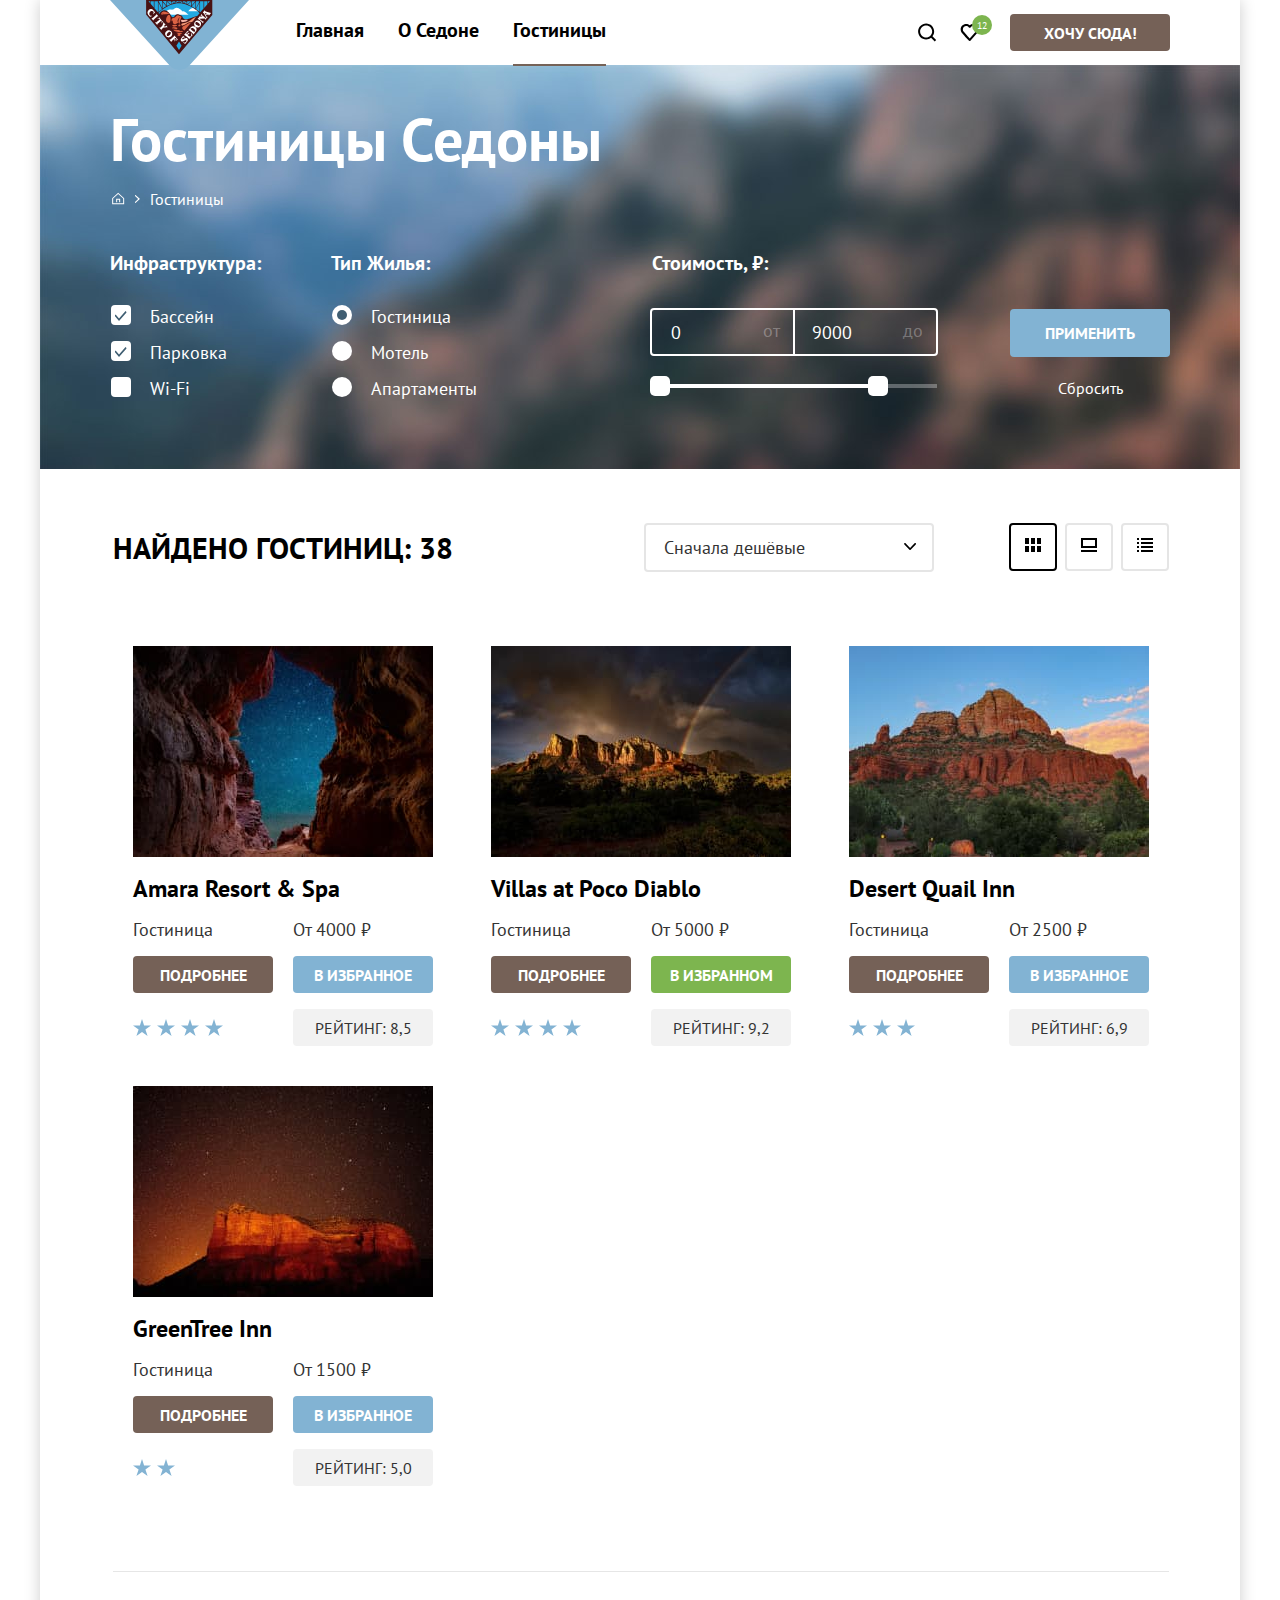
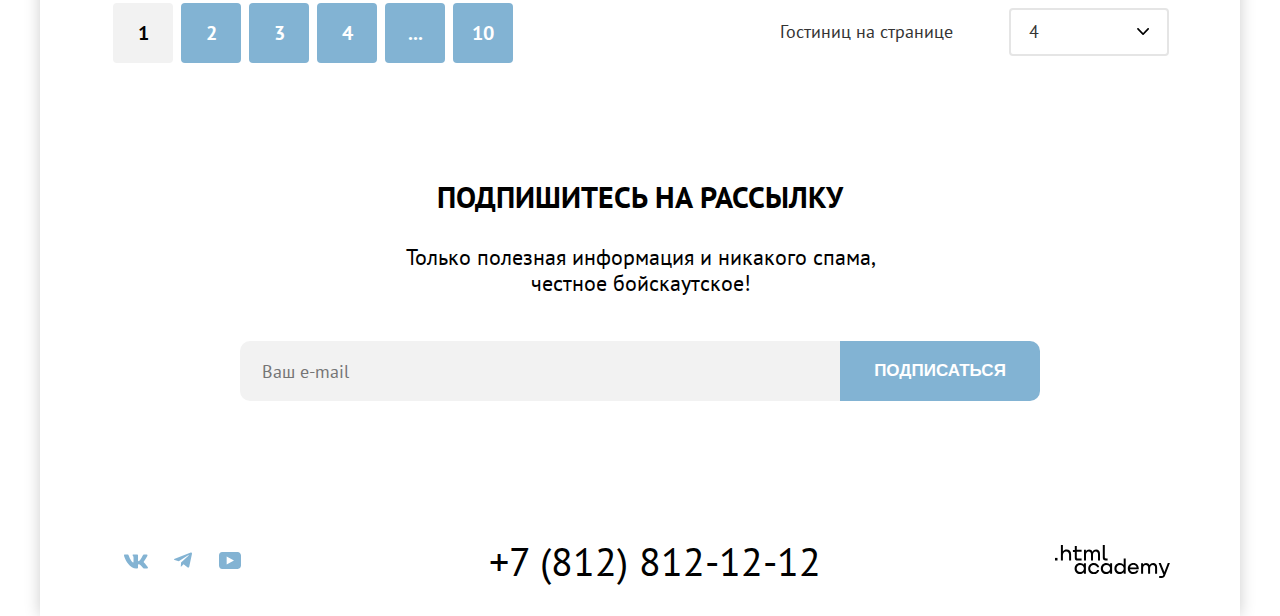
<file: 10/catalog.html>
<!DOCTYPE html>
<html lang="ru">

  <head>
    <meta charset="utf-8">
    <title>HTML Academy: Седона</title>
    <link rel="stylesheet" href="styles/styles.css">
    <link rel="icon" type="image/png" sizes="32x32" href="images/icons/favicon.png">
    <base href="https://htmlacademy-htmlcss.github.io/2105409-sedona-34/10/">
</head>

  <body>
    <div class="container">
      <header class="page-header">

        <a class="header-logo" href="index.html">
          <img class="logo" src="images/logo-sedona.svg" width="139" height="70" alt="Логотип Города Седона">
        </a>
        <nav class="navigation">
          <ul class="navigation-list">
            <li class="navigation-item">
              <a class="navigation-link" href="index.html">
                Главная
              </a>
            </li>
            <li class="navigation-item">
              <a class="navigation-link" href="#">О Седоне</a>
            </li>
            <li class="navigation-item">
              <a class="navigation-link navigation-link-active">Гостиницы</a>
            </li>
          </ul>
          <ul class="navigation-list navigation-user">
            <li class="navigation-item">
              <a class="navigation-link" href="3">
                <svg class="navigation-icon" aria-hidden="true" focusable="false" width="19" height="19"
                  viewBox="0 0 19 19" fill="none" xmlns="http://www.w3.org/2000/svg">
                  <path fill-rule="evenodd" clip-rule="evenodd"
                    d="M18.1585 17.05L14.448 13.35C15.4508 12.05 16.1528 10.35 16.1528 8.44995C16.1528 4.04995 12.5426 0.449951 8.13013 0.449951C3.71764 0.449951 0.107422 4.14995 0.107422 8.54995C0.107422 12.95 3.71764 16.55 8.13013 16.55C9.93524 16.55 11.6401 15.95 13.044 14.85L16.7545 18.55L18.1585 17.05ZM8.13013 14.55C4.82076 14.55 2.1131 11.85 2.1131 8.54995C2.1131 5.24995 4.82076 2.54995 8.13013 2.54995C11.4395 2.54995 14.1472 5.24995 14.1472 8.54995C14.1472 11.85 11.4395 14.55 8.13013 14.55Z" />
                </svg>
              </a>
            </li>
            <li class="navigation-item">
              <a class="navigation-link" href="#">
                <svg class="navigation-icon" aria-hidden="true" focusable="false" width="19" height="17"
                  viewBox="0 0 19 17" fill="none" xmlns="http://www.w3.org/2000/svg">
                  <path fill-rule="evenodd" clip-rule="evenodd"
                    d="M9.57663 17C9.27578 17 8.97493 16.9 8.77436 16.6C3.35903 10.5 2.05534 9.1 1.75449 8.7C1.0525 7.8 0.651367 6.6 0.651367 5.4C0.651367 2.4 3.05818 0 6.16698 0C7.47067 0 8.67407 0.5 9.67691 1.3C10.6797 0.5 11.9834 0 13.1868 0C16.1954 0 18.7025 2.4 18.7025 5.4C18.7025 6.7 18.201 7.9 17.3988 8.8L10.3789 16.7C10.1783 16.9 9.97776 17 9.57663 17ZM3.5596 7.5C3.86045 7.9 7.06953 11.5 9.67691 14.4L15.8945 7.4C16.3959 6.9 16.5965 6.2 16.5965 5.4C16.5965 3.6 15.0922 2.1 13.2871 2.1C12.2843 2.1 11.2815 2.6 10.5795 3.4C10.2786 3.7 9.97776 3.8 9.67691 3.8C9.37606 3.8 9.07521 3.6 8.87464 3.4C8.17265 2.6 7.16982 2.1 6.16698 2.1C4.36187 2.1 2.85761 3.6 2.85761 5.4C2.75733 6.3 3.15846 7 3.5596 7.5C3.45931 7.5 3.45931 7.5 3.5596 7.5Z" />
                </svg>
                <span class="favorite-number">12</span>
              </a>

            </li>
            <li class="navigation-item ">
              <a class="navigation-link-brown" href="#">Хочу сюда!</a>
            </li>
          </ul>
        </nav>
      </header>
      <main class="main-inner">
        <div class="main-container">
          <header class="inner-header">
            <div class="inner-header-image">
              <h1 class="headline-catalog">
                Гостиницы Седоны
              </h1>
              <ul class="breadcrumbs">
                <li class="breadcrumbs-item">
                  <a class="breadcrumbs-link" href="index.html">
                    <svg class="breadcrumbs-icon" aria-hidden="true" focusable="false" width="13" height="13"
                      viewBox="0 0 13 13" fill="none" xmlns="http://www.w3.org/2000/svg">
                      <path fill-rule="evenodd" clip-rule="evenodd"
                        d="M0.162109 6.1499L6.16211 0.649902L12.1621 6.1499V12.3499H0.162109V6.1499ZM1.16211 6.5499V11.3499H11.1621V6.5499L6.16211 2.0499L1.16211 6.5499ZM5.16211 10.3499H4.16211V6.84985H8.16211V10.3499H7.16211V7.84985H5.16211V10.3499Z" />
                    </svg>
                    <span class="visually-hidden">Вернуться на главную.</span>
                  </a>
                </li>
                <li class="breadcrumbs-item">
                  <a class="breadcrumbs-link">Гостиницы</a>
                </li>
              </ul>

              <section class="catalog-hostel-filter">

                <h2 class="visually-hidden">Фильтр для подбора гостиницы.</h2>
                <form class="catalog-filter" action="https://echo.htmlacademy.ru/" method="get">
                  <div class="full-filter">
                    <div class="left-filter">
                      <fieldset class="catalog-filter-group">
                        <h3 class="catalog-filter-filtered">Инфраструктура:</h3>
                        <ul class="catalog-filter-list">
                          <li class="catalog-filter-item">
                            <label class="catalog-filter-title" for="pool">
                              <input class="control-input visually-hidden" id="pool" type="checkbox" name="swim-pool"
                                checked>
                              <span class="control-mark"></span>
                              <span class="catalog-filter-title-text">Бассейн</span>
                            </label>
                          </li>
                          <li class="catalog-filter-item">
                            <label class="catalog-filter-title" for="parking">
                              <input class="control-input visually-hidden" id="parking" type="checkbox" name="parking"
                                checked>
                              <span class="control-mark"></span>
                              <span class="catalog-filter-title-text">Парковка</span>
                            </label>
                          </li>
                          <li class="catalog-filter-item">
                            <label class="catalog-filter-title" for="wi-fi">
                              <input class="control-input visually-hidden" id="wi-fi" type="checkbox" name="Wi-Fi">
                              <span class="control-mark"></span>
                              <span class="catalog-filter-title-text">Wi-Fi</span>
                            </label>
                          </li>
                        </ul>
                      </fieldset>
                      <fieldset class="catalog-filter-group">
                        <h3 class="catalog-filter-filtered">Тип Жилья:</h3>
                        <ul class="catalog-filter-list">
                          <li class="catalog-filter-item">
                            <label class="catalog-filter-title control-radio" for="hostel">
                              <input class="control-input visually-hidden" type="radio" id="hostel" name="housing-group"
                                value="hostel" checked>
                              <span class="control-mark"></span>
                              <span class="catalog-filter-title-text">Гостиница</span>
                            </label>
                          </li>
                          <li class="catalog-filter-item">
                            <label class="catalog-filter-title control-radio" for="motel">
                              <input class="control-input visually-hidden" type="radio" id="motel" name="housing-group"
                                value="motel">
                              <span class="control-mark"></span>
                              <span class="catalog-filter-title-text">Мотель</span>
                            </label>
                          </li>
                          <li class="catalog-filter-item">
                            <label class="catalog-filter-title control-radio" for="apartments">
                              <input class="control-input visually-hidden" type="radio" id="apartments"
                                name="housing-group" value="apartments">
                              <span class="control-mark"></span>
                              <span class="catalog-filter-title-text">Апартаменты</span>
                            </label>
                          </li>
                        </ul>
                      </fieldset>
                    </div>
                    <div class="right-filter">
                      <fieldset class="catalog-filter-group-price">
                        <legend class="catalog-filter-filtered">Стоимость, ₽:</legend>
                        <div class="range">
                          <div class="range-wrapper-inputs">
                            <div class="range-input-container">
                              <label class="catalog-filter-label" for="min-price">от</label>
                              <input class="range-input" type="text" id="min-price" name="catalog-price-value-min"
                                placeholder="От" value="0">
                            </div>
                            <div class="range-input-container">
                              <label class="catalog-filter-label" for="max-price">до</label>
                              <input class="range-input" type="text" id="max-price" name="catalog-price-value-max"
                                placeholder="До" value="9000">
                            </div>
                          </div>
                          <div class="range-scale">
                            <div class="range-bar">
                              <button class="range-toggle toggle-min" type="button">
                                <span class="visually-hidden">Изменить минимальную цену.</span>
                              </button>
                              <button class="range-toggle toggle-max" type="button">
                                <span class="visually-hidden">Изменить максимальную цену.</span>
                              </button>
                            </div>
                          </div>
                        </div>
                      </fieldset>
                      <div class="button-accept-filter">
                        <button class="button button-accept" type="submit">Применить</button>
                        <button class="button button-clear" type="reset">Сбросить</button>
                      </div>
                    </div>
                  </div>
                </form>
              </section>
            </div>

          </header>
          <section class="filtered-catalog-hostels">
            <div class="filtered-catalog-hostels-sorting">
              <h2 class="headline-catalog-hostels">Найдено гостиниц: 38</h2>
              <select class="select-control" aria-label="Сортировка">
                <option value="cheap">Сначала дешёвые</option>
                <option value="popular">Сначала популярное</option>
                <option value="expensive">Сначала дорогое</option>
              </select>
              <div class="filered-catalog-hostels-view">
                <a href="#" class="button-view button-light">
                  <span class="visually-hidden">Показать список.</span>
                </a>
                <a class="button-view" href="#">
                  <span class="visually-hidden">Показать карточки.</span>
                </a>
                <a class="button-view" href="#">
                  <span class="visually-hidden">Показать слайдшоу.</span>
                </a>
              </div>
            </div>
            <ul class="hostels-list">
              <li class="hostels-card">
                <a class="hostels-card-link" href="#">
                  <div class="hostels-card-images">
                    <img class="hostels-card-image" alt="Cкальная пещера, Sedona, Аризона, США"
                      src="images/hotel/hotel-amara.jpg" width="300" height="211">
                  </div>
                  <h3 class="hostels-card-title">Amara Resort & Spa</h3>
                </a>
                <div class="hostels-card-info">
                  <p class="type-housing">Гостиница</p>
                  <p class="hostels-card-price">От 4000 ₽</p>
                  <a class="hostels-card-button-brown" href="#">Подробнее</a>
                  <a class="favorite-blue" href="#">В избранное</a>
                  <div class="hostels-card-rating-stars stars-4">
                    <span class="visually-hidden">Количество звезд-4.</span>
                  </div>
                  <div class="hostels-card-rating-rating">Рейтинг: 8,5</div>
                </div>
              </li>
              <li class="hostels-card">
                <a class="hostels-card-link" href="#">
                  <div class="hostels-card-images">
                    <img class="hostels-card-image" src="images/hotel/hotel-villas.jpg" width="300" height="211"
                      alt="Горы, Sedona, Аризона, США">
                  </div>
                  <h3 class="hostels-card-title">Villas at Poco Diablo</h3>
                </a>
                <div class="hostels-card-info">
                  <p class="type-housing">Гостиница</p>
                  <p class="hostels-card-price">От 5000 ₽</p>
                  <a class="hostels-card-button-brown" href="#">Подробнее</a>
                  <a class="favorite-green" href="#">В избранном</a>
                  <div class="hostels-card-rating-stars stars-4">
                    <span class="visually-hidden">Количество звезд-4.</span>
                  </div>
                  <div class="hostels-card-rating-rating">Рейтинг: 9,2</div>
                </div>
              </li>
              <li class="hostels-card">
                <a class="hostels-card-link" href="#">
                  <div class="hostels-card-images">
                    <img class="hostels-card-image" src="images/hotel/hotel-desert.jpg" width="300" height="211"
                      alt="Район рейнджеров Ред-Рок, Sedona, Аризона, США">
                  </div>
                  <h3 class="hostels-card-title">Desert Quail Inn</h3>
                </a>
                <div class="hostels-card-info">
                  <p class="type-housing">Гостиница</p>
                  <p class="hostels-card-price">От 2500 ₽</p>
                  <a class="hostels-card-button-brown" href="#">Подробнее</a>
                  <a class="favorite-blue" href="#">В избранное</a>
                  <div class="hostels-card-rating-stars stars-3">
                    <span class="visually-hidden">Количество звезд-3.</span>
                  </div>
                  <div class="hostels-card-rating-rating">Рейтинг: 6,9</div>
                </div>
              </li>
              <li class="hostels-card">
                <a class="hostels-card-link" href="#">
                  <div class="hostels-card-images">
                    <img class="hostels-card-image" src="images/hotel/hotel-greentree.jpg" width="300" height="211"
                      alt="Горы в ночном небе, много звезд, Sedona, Аризона, США">
                  </div>
                  <h3 class="hostels-card-title">GreenTree Inn</h3>
                </a>
                <div class="hostels-card-info">
                  <p class="type-housing">Гостиница</p>
                  <p class="hostels-card-price">От 1500 ₽</p>
                  <a class="hostels-card-button-brown" href="#">Подробнее</a>
                  <a class="favorite-blue" href="#">В избранное</a>
                  <div class="hostels-card-rating-stars stars-2">
                    <span class="visually-hidden">Количество звезд-2.</span>
                  </div>
                  <div class="hostels-card-rating-rating">Рейтинг: 5,0</div>
                </div>
              </li>
            </ul>
          </section>
          <section class="main-pagination">
            <ul class="pagination">
              <li class="pagination-item">
                <a class="pagination-link pagination-current">1</a>
              </li>
              <li class="pagination-item">
                <a class="pagination-link" href="#">2</a>
              </li>
              <li class="pagination-item">
                <a class="pagination-link" href="#">3</a>
              </li>
              <li class="pagination-item">
                <a class="pagination-link" href="#">4</a>
              </li>
              <li class="pagination-item">
                <a class="pagination-link" href="#">...</a>
              </li>
              <li class="pagination-item">
                <a class="pagination-link" href="#">10</a>
              </li>
            </ul>
            <p class="select-hotels-text">
              Гостиниц на странице
              <select class="select-control select-hotels-card-control" aria-label="Гостиниц на страницу">
                <option value="4">4</option>
                <option value="5">5</option>
                <option value="6">6</option>
              </select>
            </p>
          </section>
          <section class="subscribe-catalog">
            <h2 class="subscribe-spam">Подпишитесь на рассылку</h2>
            <p class="subscribe-spam-description">Только полезная информация и никакого спама, честное бойскаутское!</p>
            <form class="form-subscribe" action="https://echo.htmlacademy.ru/" method="POST">
              <label class="form-subscribe-email">
                <input class="subscribe-email-input" type="email" name="subscribe-email" placeholder="Ваш e-mail">
              </label>
              <button class="button-new-subscribe" type="submit">
                Подписаться
              </button>
            </form>
          </section>
        </div>
      </main>
      <footer class="page-footer">
        <section class="footer-social">
          <ul class="footer-social-list">
            <li class="footer-social-item">
              <a class="link-social button-vk" href="https://vk.com/htmlacademy">
                <svg class="social-icon" aria-hidden="true" focusable="false" width="24" height="15" viewBox="0 0 24 15"
                  fill="none" xmlns="http://www.w3.org/2000/svg">
                  <path fill-rule="evenodd" clip-rule="evenodd"
                    d="M23.45 1.448C23.616 0.902 23.45 0.5 22.655 0.5H20.03C19.362 0.5 19.054 0.847 18.887 1.23C18.887 1.23 17.552 4.426 15.661 6.502C15.049 7.104 14.771 7.295 14.437 7.295C14.27 7.295 14.019 7.104 14.019 6.557V1.448C14.019 0.792 13.835 0.5 13.279 0.5H9.151C8.734 0.5 8.483 0.804 8.483 1.093C8.483 1.714 9.429 1.858 9.526 3.606V7.404C9.526 8.237 9.373 8.388 9.039 8.388C8.149 8.388 5.984 5.177 4.699 1.503C4.45 0.788 4.198 0.5 3.527 0.5H0.9C0.15 0.5 0 0.847 0 1.23C0 1.912 0.89 5.3 4.145 9.781C6.315 12.841 9.37 14.5 12.153 14.5C13.822 14.5 14.028 14.132 14.028 13.497V11.184C14.028 10.447 14.186 10.3 14.715 10.3C15.105 10.3 15.772 10.492 17.33 11.967C19.11 13.716 19.403 14.5 20.405 14.5H23.03C23.78 14.5 24.156 14.132 23.94 13.404C23.702 12.68 22.852 11.629 21.725 10.382C21.113 9.672 20.195 8.907 19.916 8.524C19.527 8.033 19.638 7.814 19.916 7.377C19.916 7.377 23.116 2.951 23.449 1.448H23.45Z" />
                </svg>
                <span class="visually-hidden">ВКонтакте.</span>
              </a>
            </li>
            <li class="footer-social-item">
              <a class="link-social button-telegram" href="https://t.me/htmlacademy ">
                <svg class="social-icon" aria-hidden="true" focusable="false" width="18" height="17" viewBox="0 0 18 17"
                  fill="none" xmlns="http://www.w3.org/2000/svg">
                  <g clip-path="url(#clip0_33515_1184)">
                    <path fill-rule="evenodd" clip-rule="evenodd"
                      d="M16.7855 0.59926L0.840977 6.74776C-0.247172 7.18481 -0.240877 7.79184 0.641333 8.06253L4.73493 9.33953L14.2063 3.3637C14.6542 3.09121 15.0634 3.2378 14.727 3.53636L7.05332 10.4619H7.05152L7.05332 10.4628L6.77094 14.6823C7.18462 14.6823 7.36718 14.4925 7.5992 14.2686L9.58754 12.3351L13.7234 15.39C14.486 15.81 15.0337 15.5941 15.2234 14.6841L17.9384 1.88885C18.2163 0.774623 17.513 0.270117 16.7855 0.59926Z" />
                  </g>
                  <defs>
                    <clipPath id="clip0_33515_1184">
                      <rect width="18" height="17" fill="white" transform="translate(0.000488281)" />
                    </clipPath>
                  </defs>
                </svg>
                <span class="visually-hidden">Телеграмм.</span>
              </a>
            </li>
            <li class="footer-social-item">
              <a class="link-social button-youtube" href="https://www.youtube.com/user/htmlacademyru">
                <svg class="social-icon" aria-hidden="true" focusable="false" width="22" height="17" viewBox="0 0 22 17"
                  fill="none" xmlns="http://www.w3.org/2000/svg">
                  <path fill-rule="evenodd" clip-rule="evenodd"
                    d="M18.607 0H3.17413C1.31343 0 0 1.59375 0 3.4V13.4937C0 15.4062 1.31343 17 3.17413 17H18.8259C20.4677 17 22 15.4062 22 13.6V3.4C21.7811 1.59375 20.4677 0 18.607 0ZM7.66169 12.5375V4.4625L14.995 8.5L7.66169 12.5375Z" />
                </svg>
                <span class="visually-hidden">Ютуб.</span>
              </a>
            </li>
          </ul>
          <div class="footer-mobile-number">
            <a class="mobile-number" href="#">
              <span class="visually-hidden">Номер телефона.</span>
              <span class="mobile-number-self">+7 (812) 812-12-12</span>
            </a>
          </div>
          <div class="footer-htmlacademy">
            <a class="htmlacademy-link" href="https://htmlacademy.ru/">
              <svg class="footer-academylogo " aria-hidden="true" focusable="false" width="115" height="33"
                viewBox="0 0 115 33" fill="none" xmlns="http://www.w3.org/2000/svg">
                <path fill-rule="evenodd" clip-rule="evenodd" d="M0 12.9V15.5H2.5V12.9H0Z" />
                <path fill-rule="evenodd" clip-rule="evenodd"
                  d="M11.6 4.5C10 4.5 8.8 5.2 8 6.2H7.9V0H5.9V15.5H7.9V10.2C7.9 8.1 9.2 6.6 11.2 6.6C13 6.6 14.1 8 14.1 9.8V15.5H16.1V9.4C16.2 6.4 14.3 4.5 11.6 4.5Z" />
                <path fill-rule="evenodd" clip-rule="evenodd"
                  d="M26.6 4.8H21.8V1.1H19.8V4.9H17.9V6.9H19.8V12.9C19.8 14.6 20.8 15.6 22.5 15.6H26.6V13.6H22.9C22.2 13.6 21.8 13.2 21.8 12.5V6.8H26.6V4.8Z" />
                <path fill-rule="evenodd" clip-rule="evenodd"
                  d="M41.1 4.6C39.5 4.6 38.2 5.4 37.6 6.7H37.5C36.9 5.5 35.7 4.6 34.1 4.6C32.7 4.6 31.6 5.4 31 6.4H30.9V4.8H29V15.4H31V10C31 8 32 6.5 33.6 6.5C35.1 6.5 36 7.5 36 9.1V15.4H38V9.8C38 7.4 39.4 6.5 40.6 6.5C42.1 6.5 43 7.5 43 9.1V15.4H45V8.9C45.1 6.4 43.6 4.6 41.1 4.6Z" />
                <path fill-rule="evenodd" clip-rule="evenodd"
                  d="M47.8 12.7C47.8 14.4 48.8 15.4 50.6 15.4H52.6V13.4H50.9C50.2 13.4 49.8 13 49.8 12.3V0H47.8V12.7Z" />
                <path fill-rule="evenodd" clip-rule="evenodd"
                  d="M28.9 19.7C28 18.6 26.7 17.9 25 17.9C21.9 17.9 19.6 20.2 19.6 23.5C19.6 26.8 21.9 29.1 25 29.1C26.8 29.1 28 28.3 28.8 27.2H28.9V28.8H30.9V18.2H28.9V19.7ZM25.3 27.1C23.1 27.1 21.7 25.5 21.7 23.5C21.7 21.5 23.1 19.9 25.3 19.9C27.5 19.9 28.9 21.5 28.9 23.5C28.9 25.4 27.5 27.1 25.3 27.1Z" />
                <path fill-rule="evenodd" clip-rule="evenodd"
                  d="M44.2 22C43.7 19.6 41.6 17.9 38.8 17.9C35.4 17.9 33.2 20.4 33.2 23.5C33.2 26.6 35.4 29.1 38.8 29.1C41.6 29.1 43.7 27.3 44.2 24.9H42.1C41.7 26.2 40.4 27.2 38.8 27.2C36.6 27.2 35.2 25.6 35.2 23.6C35.2 21.6 36.6 20 38.8 20C40.4 20 41.6 21 42.1 22.2H44.2V22Z" />
                <path fill-rule="evenodd" clip-rule="evenodd"
                  d="M55.1 19.7C54.2 18.6 52.9 17.9 51.2 17.9C48.1 17.9 45.8 20.2 45.8 23.5C45.8 26.8 48.1 29.1 51.2 29.1C53 29.1 54.2 28.3 55 27.2H55.1V28.8H57.1V18.2H55.1V19.7ZM51.5 27.1C49.3 27.1 47.9 25.5 47.9 23.5C47.9 21.5 49.3 19.9 51.5 19.9C53.7 19.9 55.1 21.5 55.1 23.5C55.1 25.4 53.6 27.1 51.5 27.1Z" />
                <path fill-rule="evenodd" clip-rule="evenodd"
                  d="M68.7 19.8C67.8 18.7 66.5 17.9 64.8 17.9C61.7 17.9 59.4 20.2 59.4 23.5C59.4 26.8 61.6 29.1 64.8 29.1C66.5 29.1 67.8 28.3 68.6 27.3H68.7V28.8H70.7V13.4H68.7V19.8ZM65.1 27.1C62.9 27.1 61.5 25.5 61.5 23.5C61.5 21.5 62.9 19.9 65.1 19.9C67.3 19.9 68.7 21.5 68.7 23.5C68.6 25.5 67.2 27.1 65.1 27.1Z" />
                <path fill-rule="evenodd" clip-rule="evenodd"
                  d="M78.3 17.9C75 17.9 72.8 20.4 72.8 23.5C72.8 26.5 74.9 29.1 78.3 29.1C80.8 29.1 82.8 27.8 83.5 25.5H81.4C80.9 26.5 79.8 27.1 78.4 27.1C76.5 27.1 75.1 25.8 75 24.2H83.8C84 20.6 81.8 17.9 78.3 17.9ZM78.3 19.8C80 19.8 81.3 20.8 81.6 22.4H75.1C75.4 20.9 76.6 19.8 78.3 19.8Z" />
                <path fill-rule="evenodd" clip-rule="evenodd"
                  d="M98.2 17.9C96.6 17.9 95.3 18.7 94.6 19.9H94.5C93.9 18.7 92.7 17.9 91.1 17.9C89.7 17.9 88.6 18.6 88 19.7V18.2H86.1V28.8H88.1V23.4C88.1 21.4 89.1 20 90.7 19.9C92.2 19.9 93.1 20.9 93.1 22.5V28.8H95.1V23.2C95.1 20.8 96.5 19.9 97.7 19.9C99.2 19.9 100.1 20.9 100.1 22.5V28.8H102.1V22.3C102.2 19.7 100.7 17.9 98.2 17.9Z" />
                <path fill-rule="evenodd" clip-rule="evenodd"
                  d="M109.4 27L105.8 18.1H103.6L108.4 29.7C108.1 30.6 107.7 30.9 106.7 30.9H104.2V32.9H106.7C108.5 32.9 109.5 32.1 110.2 30.3L114.9 18.1H112.8L109.4 27Z" />
              </svg>
              <span class="visually-hidden">html-academy.</span>
            </a>
          </div>
        </section>
      </footer>
    </div>
  </body>

</html>
</file>
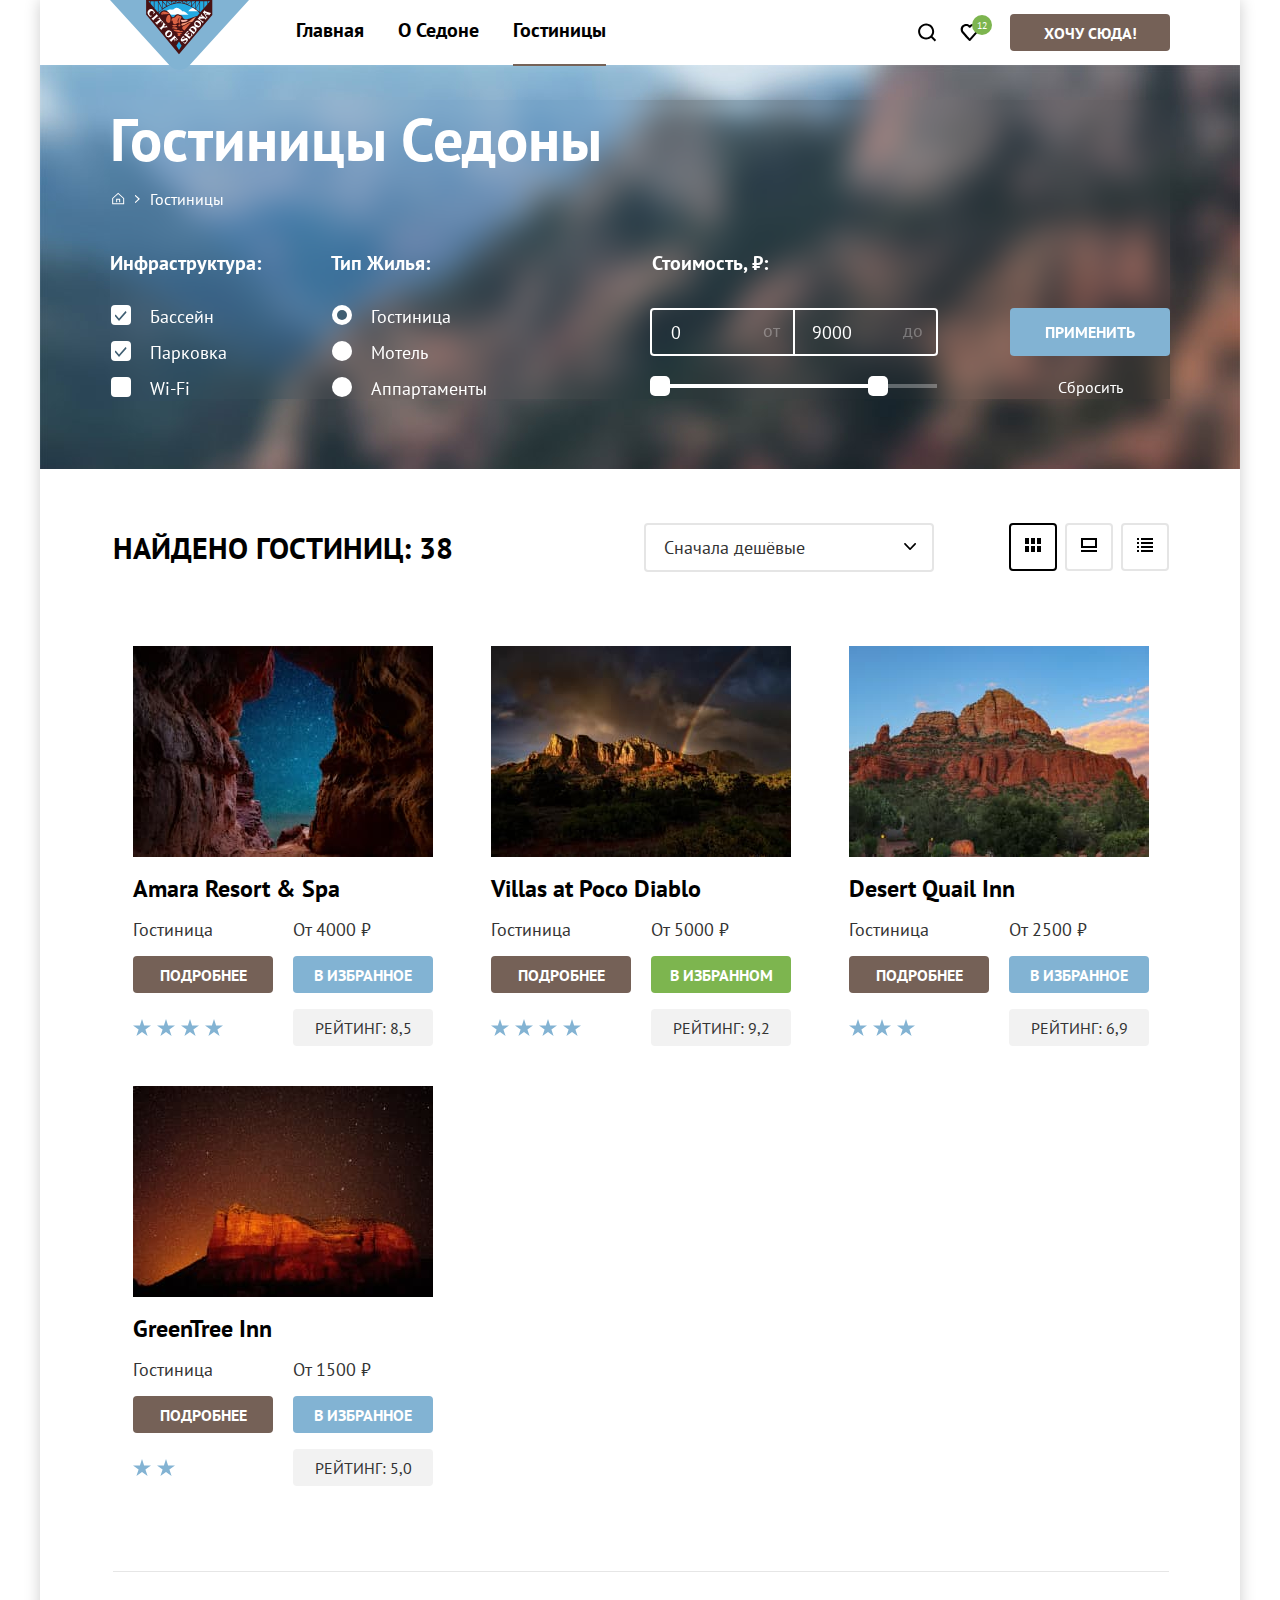
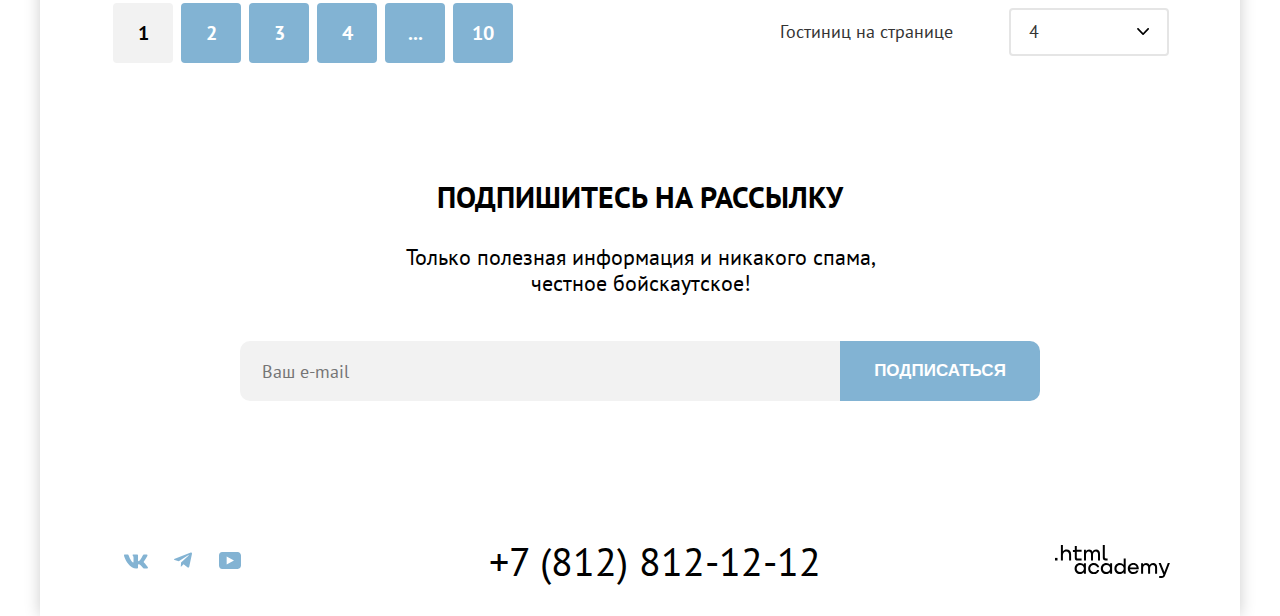
<file: 7/catalog.html>
<!DOCTYPE html>
<html lang="ru">

  <head>
    <meta charset="utf-8">
    <title>HTML Academy: Седона</title>
    <link rel="stylesheet" href="styles/styles.css">
    <base href="https://htmlacademy-htmlcss.github.io/2105409-sedona-34/7/">
</head>

  <body>
    <div class="container">
      <header class="page-header">

        <a class="header-logo" href="index.html">
          <img class="logo" src="images/logo-sedona.svg" width="139" height="70" alt="Логотип Города Седона">
        </a>
        <nav class="navigation">
          <ul class="navigation-list">
            <li class="navigation-item">
              <a class="navigation-link" href="index.html">
                Главная
              </a>
            </li>
            <li class="navigation-item">
              <a class="navigation-link" href="#">О Седоне</a>
            </li>
            <li class="navigation-item">
              <a class="navigation-link navigation-link-active">Гостиницы</a>
            </li>
          </ul>
          <ul class="navigation-list navigation-user">
            <li class="navigation-item">
              <a class="navigation-link" href="3">
                <svg class="navigation-icon" aria-hidden="true" focusable="false" width="19" height="19"
                  viewBox="0 0 19 19" fill="none" xmlns="http://www.w3.org/2000/svg">
                  <path fill-rule="evenodd" clip-rule="evenodd"
                    d="M18.1585 17.05L14.448 13.35C15.4508 12.05 16.1528 10.35 16.1528 8.44995C16.1528 4.04995 12.5426 0.449951 8.13013 0.449951C3.71764 0.449951 0.107422 4.14995 0.107422 8.54995C0.107422 12.95 3.71764 16.55 8.13013 16.55C9.93524 16.55 11.6401 15.95 13.044 14.85L16.7545 18.55L18.1585 17.05ZM8.13013 14.55C4.82076 14.55 2.1131 11.85 2.1131 8.54995C2.1131 5.24995 4.82076 2.54995 8.13013 2.54995C11.4395 2.54995 14.1472 5.24995 14.1472 8.54995C14.1472 11.85 11.4395 14.55 8.13013 14.55Z" />
                </svg>
              </a>
            </li>
            <li class="navigation-item">
              <a class="navigation-link" href="#">
                <svg class="navigation-icon" aria-hidden="true" focusable="false" width="19" height="17"
                  viewBox="0 0 19 17" fill="none" xmlns="http://www.w3.org/2000/svg">
                  <path fill-rule="evenodd" clip-rule="evenodd"
                    d="M9.57663 17C9.27578 17 8.97493 16.9 8.77436 16.6C3.35903 10.5 2.05534 9.1 1.75449 8.7C1.0525 7.8 0.651367 6.6 0.651367 5.4C0.651367 2.4 3.05818 0 6.16698 0C7.47067 0 8.67407 0.5 9.67691 1.3C10.6797 0.5 11.9834 0 13.1868 0C16.1954 0 18.7025 2.4 18.7025 5.4C18.7025 6.7 18.201 7.9 17.3988 8.8L10.3789 16.7C10.1783 16.9 9.97776 17 9.57663 17ZM3.5596 7.5C3.86045 7.9 7.06953 11.5 9.67691 14.4L15.8945 7.4C16.3959 6.9 16.5965 6.2 16.5965 5.4C16.5965 3.6 15.0922 2.1 13.2871 2.1C12.2843 2.1 11.2815 2.6 10.5795 3.4C10.2786 3.7 9.97776 3.8 9.67691 3.8C9.37606 3.8 9.07521 3.6 8.87464 3.4C8.17265 2.6 7.16982 2.1 6.16698 2.1C4.36187 2.1 2.85761 3.6 2.85761 5.4C2.75733 6.3 3.15846 7 3.5596 7.5C3.45931 7.5 3.45931 7.5 3.5596 7.5Z" />
                </svg>
                <span class="favorite-number">12</span>
              </a>

            </li>
            <li class="navigation-item ">
              <a class="navigation-link-brown" href="#">Хочу сюда!</a>
            </li>
          </ul>
        </nav>
      </header>
      <main class="main-inner">
        <div class="main-container">
          <header class="inner-header">
            <div class="inner-header-image">
              <h1 class="headline-catalog">
                Гостиницы Седоны
              </h1>
              <ul class="breadcrumbs">
                <li class="breadcrumbs-item">
                  <a class="breadcrumbs-link" href="index.html">
                    <svg class="breadcrumbs-icon" aria-hidden="true" focusable="false" width="13" height="13"
                      viewBox="0 0 13 13" fill="none" xmlns="http://www.w3.org/2000/svg">
                      <path fill-rule="evenodd" clip-rule="evenodd"
                        d="M0.162109 6.1499L6.16211 0.649902L12.1621 6.1499V12.3499H0.162109V6.1499ZM1.16211 6.5499V11.3499H11.1621V6.5499L6.16211 2.0499L1.16211 6.5499ZM5.16211 10.3499H4.16211V6.84985H8.16211V10.3499H7.16211V7.84985H5.16211V10.3499Z" />
                    </svg>
                    <span class="visually-hidden">Вернуться на главную</span>
                  </a>
                </li>
                <li class="breadcrumbs-item">
                  <a class="breadcrumbs-link">Гостиницы</a>
                </li>
              </ul>

              <section class="catalog-hostel-filter">

                <h2 class="visually-hidden">Фильтр для подбора гостиницы</h2>
                <form class="catalog-filter" action="https://echo.htmlacademy.ru/" method="get">
                  <div class="full-filter">
                    <div class="left-filter">
                      <fieldset class="catalog-filter-group">
                        <h3 class="catalog-filter-filtered">Инфраструктура:</h3>
                        <ul class="catalog-filter-list">
                          <li class="catalog-filter-item">
                            <label class="catalog-filter-title" for="pool">
                              <input class="control-input visually-hidden" id="pool" type="checkbox" name="swim-pool"
                                checked>
                              <span class="control-mark"></span>
                              <span class="catalog-filter-title-text">Бассейн</span>
                            </label>
                          </li>
                          <li class="catalog-filter-item">
                            <label class="catalog-filter-title" for="parking">
                              <input class="control-input visually-hidden" id="parking" type="checkbox" name="parking"
                                checked>
                              <span class="control-mark"></span>
                              <span class="catalog-filter-title-text">Парковка</span>
                            </label>
                          </li>
                          <li class="catalog-filter-item">
                            <label class="catalog-filter-title" for="wi-fi">
                              <input class="control-input visually-hidden" id="wi-fi" type="checkbox" name="Wi-Fi">
                              <span class="control-mark"></span>
                              <span class="catalog-filter-title-text">Wi-Fi</span>
                            </label>
                          </li>
                        </ul>
                      </fieldset>
                      <fieldset class="catalog-filter-group">
                        <h3 class="catalog-filter-filtered">Тип Жилья:</h3>
                        <ul class="catalog-filter-list">
                          <li class="catalog-filter-item">
                            <label class="catalog-filter-title control-radio" for="hostel">
                              <input class="control-input visually-hidden" type="radio" id="hostel" name="housing-group"
                                value="hostel" checked>
                              <span class="control-mark"></span>
                              <span class="catalog-filter-title-text">Гостиница</span>
                            </label>
                          </li>
                          <li class="catalog-filter-item">
                            <label class="catalog-filter-title control-radio" for="motel">
                              <input class="control-input visually-hidden" type="radio" id="motel" name="housing-group"
                                value="motel">
                              <span class="control-mark"></span>
                              <span class="catalog-filter-title-text">Мотель</span>
                            </label>
                          </li>
                          <li class="catalog-filter-item">
                            <label class="catalog-filter-title control-radio" for="apartments">
                              <input class="control-input visually-hidden" type="radio" id="apartments"
                                name="housing-group" value="apartments">
                              <span class="control-mark"></span>
                              <span class="catalog-filter-title-text">Аппартаменты</span>
                            </label>
                          </li>
                        </ul>
                      </fieldset>
                    </div>
                    <div class="right-filter">
                      <fieldset class="catalog-filter-group-price">
                        <legend class="catalog-filter-filtered">Стоимость, ₽:</legend>
                        <div class="range">
                          <div class="range-wrapper-inputs">
                            <div class="range-input-container">
                              <label class="catalog-filter-label" for="min-price">от</label>
                              <input class="range-input" type="text" id="min-price" name="catalog-price-value-min"
                                placeholder="От" value="0">
                            </div>
                            <div class="range-input-container">
                              <label class="catalog-filter-label" for="max-price">до</label>
                              <input class="range-input" type="text" id="max-price" name="catalog-price-value-max"
                                placeholder="До" value="9000">
                            </div>
                          </div>
                          <div class="range-scale">
                            <div class="range-bar">
                              <button class="range-toggle toggle-min" type="button">
                                <span class="visually-hidden">Изменить минимальную цену</span>
                              </button>
                              <button class="range-toggle toggle-max" type="button">
                                <span class="visually-hidden">Изменить максимальную цену</span>
                              </button>
                            </div>
                          </div>
                        </div>
                      </fieldset>
                      <div class="button-accept-filter">
                        <button class="button button-accept" type="submit">Применить</button>
                        <button class="button button-clear" type="reset">Сбросить</button>
                      </div>
                    </div>
                  </div>
                </form>
              </section>
            </div>

          </header>
          <section class="filtered-catalog-hostels">
            <div class="filtered-catalog-hostels-sorting">
              <h2 class="headline-catalog-hostels">Найдено гостиниц: 38</h2>
              <select class="select-control" aria-label="Сортировка">
                <option value="cheap">Сначала дешёвые</option>
                <option value="popular">Сначала популярное</option>
                <option value="expensive">Сначала дорогое</option>
              </select>
              <div class="filered-catalog-hostels-view">
                <a href="#" class="button-view button-light">
                  <span class="visually-hidden">Показать список</span>
                </a>
                <a class="button-view" href="#">
                  <span class="visually-hidden">Показать карточки</span>
                </a>
                <a class="button-view" href="#">
                  <span class="visually-hidden">Показать слайдшоу</span>
                </a>
              </div>
            </div>
            <ul class="hostels-list">
              <li class="hostels-card">
                <a class="hostels-card-link" href="#">
                  <div class="hostels-card-images">
                    <img class="hostels-card-image" alt="Cкальная пещера, Sedona, Аризона, США"
                      src="images/hotel/hotel-4-amara.jpg" width="300" height="211">
                  </div>
                  <h3 class="hostels-card-title">Amara Resort & Spa</h3>
                </a>
                <div class="hostels-card-info">
                  <p class="type-housing">Гостиница</p>
                  <p class="hostels-card-price">От 4000 ₽</p>
                  <a class="hostels-card-button-brown" href="#">Подробнее</a>
                  <a class="favorite-blue" href="#">В избранное</a>
                  <div class="hostels-card-rating-stars stars-4">
                    <span class="visually-hidden">Количество звезд-4</span>
                  </div>
                  <div class="hostels-card-rating-rating">Рейтинг: 8,5</div>
                </div>
              </li>
              <li class="hostels-card">
                <a class="hostels-card-link" href="#">
                  <div class="hostels-card-images">
                    <img class="hostels-card-image" src="images/hotel/hotel-1-villas.jpg" width="300" height="211"
                      alt="Горы, Sedona, Аризона, США">
                  </div>
                  <h3 class="hostels-card-title">Villas at Poco Diablo</h3>
                </a>
                <div class="hostels-card-info">
                  <p class="type-housing">Гостиница</p>
                  <p class="hostels-card-price">От 5000 ₽</p>
                  <a class="hostels-card-button-brown" href="#">Подробнее</a>
                  <a class="favorite-green" href="#">В избранном</a>
                    <div class="hostels-card-rating-stars stars-4">
                      <span class="visually-hidden">Количество звезд-4</span>
                    </div>
                    <div class="hostels-card-rating-rating">Рейтинг: 9,2</div>
                  </div>
              </li>
              <li class="hostels-card">
                <a class="hostels-card-link" href="#">
                  <div class="hostels-card-images">
                    <img class="hostels-card-image" src="images/hotel/hotel-2-desert.jpg" width="300" height="211"
                      alt="Район рейнджеров Ред-Рок, Sedona, Аризона, США">
                  </div>
                  <h3 class="hostels-card-title">Desert Quail Inn</h3>
                </a>
                <div class="hostels-card-info">
                  <p class="type-housing">Гостиница</p>
                  <p class="hostels-card-price">От 2500 ₽</p>
                  <a class="hostels-card-button-brown" href="#">Подробнее</a>
                  <a class="favorite-blue" href="#">В избранное</a>
                    <div class="hostels-card-rating-stars stars-3">
                      <span class="visually-hidden">Количество звезд-3</span>
                    </div>
                    <div class="hostels-card-rating-rating">Рейтинг: 6,9</div>
                  </div>
              </li>
              <li class="hostels-card">
                <a class="hostels-card-link" href="#">
                  <div class="hostels-card-images">
                    <img class="hostels-card-image" src="images/hotel/hotel-3-greentree.jpg" width="300" height="211"
                      alt="Горы в ночном небе, много звезд, Sedona, Аризона, США">
                  </div>
                  <h3 class="hostels-card-title">GreenTree Inn</h3>
                </a>
                <div class="hostels-card-info">
                  <p class="type-housing">Гостиница</p>
                  <p class="hostels-card-price">От 1500 ₽</p>
                  <a class="hostels-card-button-brown" href="#">Подробнее</a>
                  <a class="favorite-blue" href="#">В избранное</a>
                    <div class="hostels-card-rating-stars stars-2">
                      <span class="visually-hidden">Количество звезд-2</span>
                    </div>
                    <div class="hostels-card-rating-rating">Рейтинг: 5,0</div>
                  </div>
              </li>
            </ul>
          </section>
          <section class="main-pagination">
            <ul class="pagination">
              <li class="pagination-item">
                <a class="pagination-link pagination-current">1</a>
              </li>
              <li class="pagination-item">
                <a class="pagination-link" href="#">2</a>
              </li>
              <li class="pagination-item">
                <a class="pagination-link" href="#">3</a>
              </li>
              <li class="pagination-item">
                <a class="pagination-link" href="#">4</a>
              </li>
              <li class="pagination-item">
                <a class="pagination-link" href="#">...</a>
              </li>
              <li class="pagination-item">
                <a class="pagination-link" href="#">10</a>
              </li>
            </ul>
            <p class="select-hotels-text">
              Гостиниц на странице
              <select class="select-control select-hotels-card-control" aria-label="Гостиниц на страницу">
                <option value="4">4</option>
                <option value="5">5</option>
                <option value="6">6</option>
              </select>
            </p>
          </section>
          <section class="subscribe-catalog">
            <h2 class="subscribe-spam">Подпишитесь на рассылку</h2>
            <p class="subscribe-spam-description">Только полезная информация и никакого спама, честное бойскаутское!</p>
            <form class="form-subscribe" action="https://echo.htmlacademy.ru/" method="POST">
              <p class="form-subscribe-email">
                <input class="subscribe-email-input" type="email" name="subscribe-email"
                  placeholder="Ваш e-mail">
              <div class="button-subscribe">
                <button class="button-new-subscribe" type="submit">
                  Подписаться
                </button>
              </div>
              </p>
            </form>
          </section>
        </div>
      </main>
      <footer class="page-footer">
        <section class="footer-social">
          <ul class="footer-social-list">
            <li class="footer-social-item">
              <a class="link-social button-vk" href="https://vk.com/htmlacademy">
                <svg class="social-icon" aria-hidden="true" focusable="false" width="24" height="15" viewBox="0 0 24 15"
                  fill="none" xmlns="http://www.w3.org/2000/svg">
                  <path fill-rule="evenodd" clip-rule="evenodd"
                    d="M23.45 1.448C23.616 0.902 23.45 0.5 22.655 0.5H20.03C19.362 0.5 19.054 0.847 18.887 1.23C18.887 1.23 17.552 4.426 15.661 6.502C15.049 7.104 14.771 7.295 14.437 7.295C14.27 7.295 14.019 7.104 14.019 6.557V1.448C14.019 0.792 13.835 0.5 13.279 0.5H9.151C8.734 0.5 8.483 0.804 8.483 1.093C8.483 1.714 9.429 1.858 9.526 3.606V7.404C9.526 8.237 9.373 8.388 9.039 8.388C8.149 8.388 5.984 5.177 4.699 1.503C4.45 0.788 4.198 0.5 3.527 0.5H0.9C0.15 0.5 0 0.847 0 1.23C0 1.912 0.89 5.3 4.145 9.781C6.315 12.841 9.37 14.5 12.153 14.5C13.822 14.5 14.028 14.132 14.028 13.497V11.184C14.028 10.447 14.186 10.3 14.715 10.3C15.105 10.3 15.772 10.492 17.33 11.967C19.11 13.716 19.403 14.5 20.405 14.5H23.03C23.78 14.5 24.156 14.132 23.94 13.404C23.702 12.68 22.852 11.629 21.725 10.382C21.113 9.672 20.195 8.907 19.916 8.524C19.527 8.033 19.638 7.814 19.916 7.377C19.916 7.377 23.116 2.951 23.449 1.448H23.45Z" />
                </svg>
                <span class="visually-hidden">ВКонтакте</span>
              </a>
            </li>
            <li class="footer-social-item">
              <a class="link-social button-telegram" href="https://t.me/htmlacademy ">
                <svg class="social-icon" aria-hidden="true" focusable="false" width="18" height="17" viewBox="0 0 18 17"
                  fill="none" xmlns="http://www.w3.org/2000/svg">
                  <g clip-path="url(#clip0_33515_1184)">
                    <path fill-rule="evenodd" clip-rule="evenodd"
                      d="M16.7855 0.59926L0.840977 6.74776C-0.247172 7.18481 -0.240877 7.79184 0.641333 8.06253L4.73493 9.33953L14.2063 3.3637C14.6542 3.09121 15.0634 3.2378 14.727 3.53636L7.05332 10.4619H7.05152L7.05332 10.4628L6.77094 14.6823C7.18462 14.6823 7.36718 14.4925 7.5992 14.2686L9.58754 12.3351L13.7234 15.39C14.486 15.81 15.0337 15.5941 15.2234 14.6841L17.9384 1.88885C18.2163 0.774623 17.513 0.270117 16.7855 0.59926Z" />
                  </g>
                  <defs>
                    <clipPath id="clip0_33515_1184">
                      <rect width="18" height="17" fill="white" transform="translate(0.000488281)" />
                    </clipPath>
                  </defs>
                </svg>
                <span class="visually-hidden">Телеграмм</span>
              </a>
            </li>
            <li class="footer-social-item">
              <a class="link-social button-youtube" href="https://www.youtube.com/user/htmlacademyru">
                <svg class="social-icon" aria-hidden="true" focusable="false" width="22" height="17" viewBox="0 0 22 17"
                  fill="none" xmlns="http://www.w3.org/2000/svg">
                  <path fill-rule="evenodd" clip-rule="evenodd"
                    d="M18.607 0H3.17413C1.31343 0 0 1.59375 0 3.4V13.4937C0 15.4062 1.31343 17 3.17413 17H18.8259C20.4677 17 22 15.4062 22 13.6V3.4C21.7811 1.59375 20.4677 0 18.607 0ZM7.66169 12.5375V4.4625L14.995 8.5L7.66169 12.5375Z" />
                </svg>
                <span class="visually-hidden">Ютуб</span>
              </a>
            </li>
          </ul>
          <div class="footer-mobile-number">
            <a class="mobile-number" href="#">
              <span class="visually-hidden">Номер телефона</span>
              <span class="mobile-number-self">+7 (812) 812-12-12</span>
            </a>
          </div>
          <div class="footer-htmlacademy">
            <a class="htmlacademy-link" href="https://htmlacademy.ru/">
              <svg class="footer-academylogo " aria-hidden="true" focusable="false" width="115" height="33"
                viewBox="0 0 115 33" fill="none" xmlns="http://www.w3.org/2000/svg">
                <path fill-rule="evenodd" clip-rule="evenodd" d="M0 12.9V15.5H2.5V12.9H0Z" />
                <path fill-rule="evenodd" clip-rule="evenodd"
                  d="M11.6 4.5C10 4.5 8.8 5.2 8 6.2H7.9V0H5.9V15.5H7.9V10.2C7.9 8.1 9.2 6.6 11.2 6.6C13 6.6 14.1 8 14.1 9.8V15.5H16.1V9.4C16.2 6.4 14.3 4.5 11.6 4.5Z" />
                <path fill-rule="evenodd" clip-rule="evenodd"
                  d="M26.6 4.8H21.8V1.1H19.8V4.9H17.9V6.9H19.8V12.9C19.8 14.6 20.8 15.6 22.5 15.6H26.6V13.6H22.9C22.2 13.6 21.8 13.2 21.8 12.5V6.8H26.6V4.8Z" />
                <path fill-rule="evenodd" clip-rule="evenodd"
                  d="M41.1 4.6C39.5 4.6 38.2 5.4 37.6 6.7H37.5C36.9 5.5 35.7 4.6 34.1 4.6C32.7 4.6 31.6 5.4 31 6.4H30.9V4.8H29V15.4H31V10C31 8 32 6.5 33.6 6.5C35.1 6.5 36 7.5 36 9.1V15.4H38V9.8C38 7.4 39.4 6.5 40.6 6.5C42.1 6.5 43 7.5 43 9.1V15.4H45V8.9C45.1 6.4 43.6 4.6 41.1 4.6Z" />
                <path fill-rule="evenodd" clip-rule="evenodd"
                  d="M47.8 12.7C47.8 14.4 48.8 15.4 50.6 15.4H52.6V13.4H50.9C50.2 13.4 49.8 13 49.8 12.3V0H47.8V12.7Z" />
                <path fill-rule="evenodd" clip-rule="evenodd"
                  d="M28.9 19.7C28 18.6 26.7 17.9 25 17.9C21.9 17.9 19.6 20.2 19.6 23.5C19.6 26.8 21.9 29.1 25 29.1C26.8 29.1 28 28.3 28.8 27.2H28.9V28.8H30.9V18.2H28.9V19.7ZM25.3 27.1C23.1 27.1 21.7 25.5 21.7 23.5C21.7 21.5 23.1 19.9 25.3 19.9C27.5 19.9 28.9 21.5 28.9 23.5C28.9 25.4 27.5 27.1 25.3 27.1Z" />
                <path fill-rule="evenodd" clip-rule="evenodd"
                  d="M44.2 22C43.7 19.6 41.6 17.9 38.8 17.9C35.4 17.9 33.2 20.4 33.2 23.5C33.2 26.6 35.4 29.1 38.8 29.1C41.6 29.1 43.7 27.3 44.2 24.9H42.1C41.7 26.2 40.4 27.2 38.8 27.2C36.6 27.2 35.2 25.6 35.2 23.6C35.2 21.6 36.6 20 38.8 20C40.4 20 41.6 21 42.1 22.2H44.2V22Z" />
                <path fill-rule="evenodd" clip-rule="evenodd"
                  d="M55.1 19.7C54.2 18.6 52.9 17.9 51.2 17.9C48.1 17.9 45.8 20.2 45.8 23.5C45.8 26.8 48.1 29.1 51.2 29.1C53 29.1 54.2 28.3 55 27.2H55.1V28.8H57.1V18.2H55.1V19.7ZM51.5 27.1C49.3 27.1 47.9 25.5 47.9 23.5C47.9 21.5 49.3 19.9 51.5 19.9C53.7 19.9 55.1 21.5 55.1 23.5C55.1 25.4 53.6 27.1 51.5 27.1Z" />
                <path fill-rule="evenodd" clip-rule="evenodd"
                  d="M68.7 19.8C67.8 18.7 66.5 17.9 64.8 17.9C61.7 17.9 59.4 20.2 59.4 23.5C59.4 26.8 61.6 29.1 64.8 29.1C66.5 29.1 67.8 28.3 68.6 27.3H68.7V28.8H70.7V13.4H68.7V19.8ZM65.1 27.1C62.9 27.1 61.5 25.5 61.5 23.5C61.5 21.5 62.9 19.9 65.1 19.9C67.3 19.9 68.7 21.5 68.7 23.5C68.6 25.5 67.2 27.1 65.1 27.1Z" />
                <path fill-rule="evenodd" clip-rule="evenodd"
                  d="M78.3 17.9C75 17.9 72.8 20.4 72.8 23.5C72.8 26.5 74.9 29.1 78.3 29.1C80.8 29.1 82.8 27.8 83.5 25.5H81.4C80.9 26.5 79.8 27.1 78.4 27.1C76.5 27.1 75.1 25.8 75 24.2H83.8C84 20.6 81.8 17.9 78.3 17.9ZM78.3 19.8C80 19.8 81.3 20.8 81.6 22.4H75.1C75.4 20.9 76.6 19.8 78.3 19.8Z" />
                <path fill-rule="evenodd" clip-rule="evenodd"
                  d="M98.2 17.9C96.6 17.9 95.3 18.7 94.6 19.9H94.5C93.9 18.7 92.7 17.9 91.1 17.9C89.7 17.9 88.6 18.6 88 19.7V18.2H86.1V28.8H88.1V23.4C88.1 21.4 89.1 20 90.7 19.9C92.2 19.9 93.1 20.9 93.1 22.5V28.8H95.1V23.2C95.1 20.8 96.5 19.9 97.7 19.9C99.2 19.9 100.1 20.9 100.1 22.5V28.8H102.1V22.3C102.2 19.7 100.7 17.9 98.2 17.9Z" />
                <path fill-rule="evenodd" clip-rule="evenodd"
                  d="M109.4 27L105.8 18.1H103.6L108.4 29.7C108.1 30.6 107.7 30.9 106.7 30.9H104.2V32.9H106.7C108.5 32.9 109.5 32.1 110.2 30.3L114.9 18.1H112.8L109.4 27Z" />
              </svg>
              <span class="visually-hidden">html-academy</span>
            </a>
          </div>
        </section>
      </footer>
    </div>
  </body>

</html>
</file>
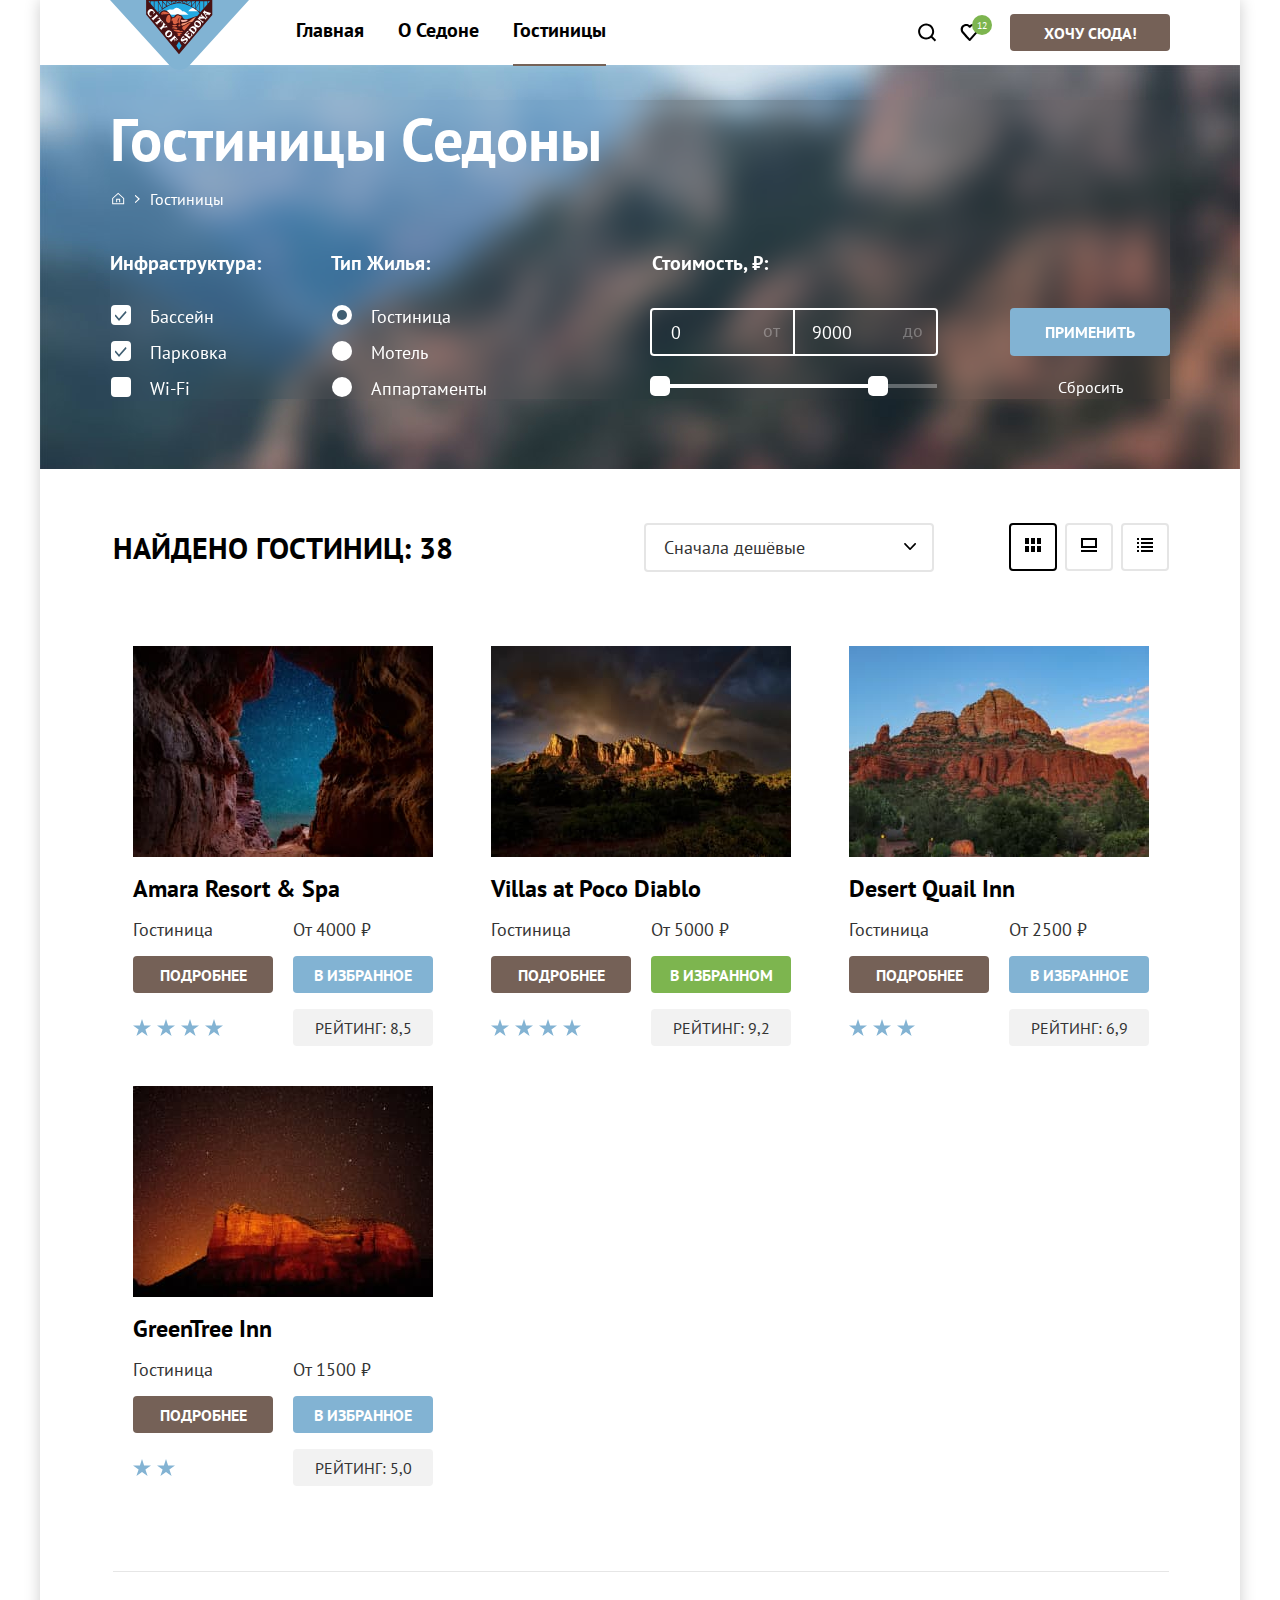
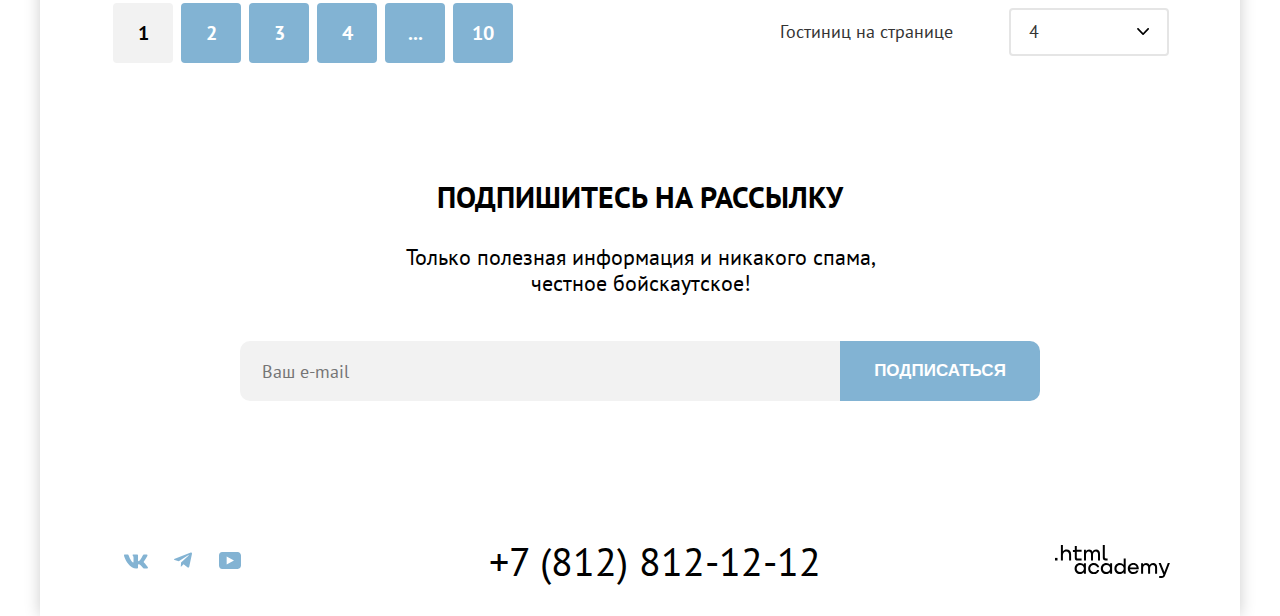
<file: 8/catalog.html>
<!DOCTYPE html>
<html lang="ru">

  <head>
    <meta charset="utf-8">
    <title>HTML Academy: Седона</title>
    <link rel="stylesheet" href="styles/styles.css">
    <base href="https://htmlacademy-htmlcss.github.io/2105409-sedona-34/8/">
</head>

  <body>
    <div class="container">
      <header class="page-header">

        <a class="header-logo" href="index.html">
          <img class="logo" src="images/logo-sedona.svg" width="139" height="70" alt="Логотип Города Седона">
        </a>
        <nav class="navigation">
          <ul class="navigation-list">
            <li class="navigation-item">
              <a class="navigation-link" href="index.html">
                Главная
              </a>
            </li>
            <li class="navigation-item">
              <a class="navigation-link" href="#">О Седоне</a>
            </li>
            <li class="navigation-item">
              <a class="navigation-link navigation-link-active">Гостиницы</a>
            </li>
          </ul>
          <ul class="navigation-list navigation-user">
            <li class="navigation-item">
              <a class="navigation-link" href="3">
                <svg class="navigation-icon" aria-hidden="true" focusable="false" width="19" height="19"
                  viewBox="0 0 19 19" fill="none" xmlns="http://www.w3.org/2000/svg">
                  <path fill-rule="evenodd" clip-rule="evenodd"
                    d="M18.1585 17.05L14.448 13.35C15.4508 12.05 16.1528 10.35 16.1528 8.44995C16.1528 4.04995 12.5426 0.449951 8.13013 0.449951C3.71764 0.449951 0.107422 4.14995 0.107422 8.54995C0.107422 12.95 3.71764 16.55 8.13013 16.55C9.93524 16.55 11.6401 15.95 13.044 14.85L16.7545 18.55L18.1585 17.05ZM8.13013 14.55C4.82076 14.55 2.1131 11.85 2.1131 8.54995C2.1131 5.24995 4.82076 2.54995 8.13013 2.54995C11.4395 2.54995 14.1472 5.24995 14.1472 8.54995C14.1472 11.85 11.4395 14.55 8.13013 14.55Z" />
                </svg>
              </a>
            </li>
            <li class="navigation-item">
              <a class="navigation-link" href="#">
                <svg class="navigation-icon" aria-hidden="true" focusable="false" width="19" height="17"
                  viewBox="0 0 19 17" fill="none" xmlns="http://www.w3.org/2000/svg">
                  <path fill-rule="evenodd" clip-rule="evenodd"
                    d="M9.57663 17C9.27578 17 8.97493 16.9 8.77436 16.6C3.35903 10.5 2.05534 9.1 1.75449 8.7C1.0525 7.8 0.651367 6.6 0.651367 5.4C0.651367 2.4 3.05818 0 6.16698 0C7.47067 0 8.67407 0.5 9.67691 1.3C10.6797 0.5 11.9834 0 13.1868 0C16.1954 0 18.7025 2.4 18.7025 5.4C18.7025 6.7 18.201 7.9 17.3988 8.8L10.3789 16.7C10.1783 16.9 9.97776 17 9.57663 17ZM3.5596 7.5C3.86045 7.9 7.06953 11.5 9.67691 14.4L15.8945 7.4C16.3959 6.9 16.5965 6.2 16.5965 5.4C16.5965 3.6 15.0922 2.1 13.2871 2.1C12.2843 2.1 11.2815 2.6 10.5795 3.4C10.2786 3.7 9.97776 3.8 9.67691 3.8C9.37606 3.8 9.07521 3.6 8.87464 3.4C8.17265 2.6 7.16982 2.1 6.16698 2.1C4.36187 2.1 2.85761 3.6 2.85761 5.4C2.75733 6.3 3.15846 7 3.5596 7.5C3.45931 7.5 3.45931 7.5 3.5596 7.5Z" />
                </svg>
                <span class="favorite-number">12</span>
              </a>

            </li>
            <li class="navigation-item ">
              <a class="navigation-link-brown" href="#">Хочу сюда!</a>
            </li>
          </ul>
        </nav>
      </header>
      <main class="main-inner">
        <div class="main-container">
          <header class="inner-header">
            <div class="inner-header-image">
              <h1 class="headline-catalog">
                Гостиницы Седоны
              </h1>
              <ul class="breadcrumbs">
                <li class="breadcrumbs-item">
                  <a class="breadcrumbs-link" href="index.html">
                    <svg class="breadcrumbs-icon" aria-hidden="true" focusable="false" width="13" height="13"
                      viewBox="0 0 13 13" fill="none" xmlns="http://www.w3.org/2000/svg">
                      <path fill-rule="evenodd" clip-rule="evenodd"
                        d="M0.162109 6.1499L6.16211 0.649902L12.1621 6.1499V12.3499H0.162109V6.1499ZM1.16211 6.5499V11.3499H11.1621V6.5499L6.16211 2.0499L1.16211 6.5499ZM5.16211 10.3499H4.16211V6.84985H8.16211V10.3499H7.16211V7.84985H5.16211V10.3499Z" />
                    </svg>
                    <span class="visually-hidden">Вернуться на главную</span>
                  </a>
                </li>
                <li class="breadcrumbs-item">
                  <a class="breadcrumbs-link">Гостиницы</a>
                </li>
              </ul>

              <section class="catalog-hostel-filter">

                <h2 class="visually-hidden">Фильтр для подбора гостиницы</h2>
                <form class="catalog-filter" action="https://echo.htmlacademy.ru/" method="get">
                  <div class="full-filter">
                    <div class="left-filter">
                      <fieldset class="catalog-filter-group">
                        <h3 class="catalog-filter-filtered">Инфраструктура:</h3>
                        <ul class="catalog-filter-list">
                          <li class="catalog-filter-item">
                            <label class="catalog-filter-title" for="pool">
                              <input class="control-input visually-hidden" id="pool" type="checkbox" name="swim-pool"
                                checked>
                              <span class="control-mark"></span>
                              <span class="catalog-filter-title-text">Бассейн</span>
                            </label>
                          </li>
                          <li class="catalog-filter-item">
                            <label class="catalog-filter-title" for="parking">
                              <input class="control-input visually-hidden" id="parking" type="checkbox" name="parking"
                                checked>
                              <span class="control-mark"></span>
                              <span class="catalog-filter-title-text">Парковка</span>
                            </label>
                          </li>
                          <li class="catalog-filter-item">
                            <label class="catalog-filter-title" for="wi-fi">
                              <input class="control-input visually-hidden" id="wi-fi" type="checkbox" name="Wi-Fi">
                              <span class="control-mark"></span>
                              <span class="catalog-filter-title-text">Wi-Fi</span>
                            </label>
                          </li>
                        </ul>
                      </fieldset>
                      <fieldset class="catalog-filter-group">
                        <h3 class="catalog-filter-filtered">Тип Жилья:</h3>
                        <ul class="catalog-filter-list">
                          <li class="catalog-filter-item">
                            <label class="catalog-filter-title control-radio" for="hostel">
                              <input class="control-input visually-hidden" type="radio" id="hostel" name="housing-group"
                                value="hostel" checked>
                              <span class="control-mark"></span>
                              <span class="catalog-filter-title-text">Гостиница</span>
                            </label>
                          </li>
                          <li class="catalog-filter-item">
                            <label class="catalog-filter-title control-radio" for="motel">
                              <input class="control-input visually-hidden" type="radio" id="motel" name="housing-group"
                                value="motel">
                              <span class="control-mark"></span>
                              <span class="catalog-filter-title-text">Мотель</span>
                            </label>
                          </li>
                          <li class="catalog-filter-item">
                            <label class="catalog-filter-title control-radio" for="apartments">
                              <input class="control-input visually-hidden" type="radio" id="apartments"
                                name="housing-group" value="apartments">
                              <span class="control-mark"></span>
                              <span class="catalog-filter-title-text">Аппартаменты</span>
                            </label>
                          </li>
                        </ul>
                      </fieldset>
                    </div>
                    <div class="right-filter">
                      <fieldset class="catalog-filter-group-price">
                        <legend class="catalog-filter-filtered">Стоимость, ₽:</legend>
                        <div class="range">
                          <div class="range-wrapper-inputs">
                            <div class="range-input-container">
                              <label class="catalog-filter-label" for="min-price">от</label>
                              <input class="range-input" type="text" id="min-price" name="catalog-price-value-min"
                                placeholder="От" value="0">
                            </div>
                            <div class="range-input-container">
                              <label class="catalog-filter-label" for="max-price">до</label>
                              <input class="range-input" type="text" id="max-price" name="catalog-price-value-max"
                                placeholder="До" value="9000">
                            </div>
                          </div>
                          <div class="range-scale">
                            <div class="range-bar">
                              <button class="range-toggle toggle-min" type="button">
                                <span class="visually-hidden">Изменить минимальную цену</span>
                              </button>
                              <button class="range-toggle toggle-max" type="button">
                                <span class="visually-hidden">Изменить максимальную цену</span>
                              </button>
                            </div>
                          </div>
                        </div>
                      </fieldset>
                      <div class="button-accept-filter">
                        <button class="button button-accept" type="submit">Применить</button>
                        <button class="button button-clear" type="reset">Сбросить</button>
                      </div>
                    </div>
                  </div>
                </form>
              </section>
            </div>

          </header>
          <section class="filtered-catalog-hostels">
            <div class="filtered-catalog-hostels-sorting">
              <h2 class="headline-catalog-hostels">Найдено гостиниц: 38</h2>
              <select class="select-control" aria-label="Сортировка">
                <option value="cheap">Сначала дешёвые</option>
                <option value="popular">Сначала популярное</option>
                <option value="expensive">Сначала дорогое</option>
              </select>
              <div class="filered-catalog-hostels-view">
                <a href="#" class="button-view button-light">
                  <span class="visually-hidden">Показать список</span>
                </a>
                <a class="button-view" href="#">
                  <span class="visually-hidden">Показать карточки</span>
                </a>
                <a class="button-view" href="#">
                  <span class="visually-hidden">Показать слайдшоу</span>
                </a>
              </div>
            </div>
            <ul class="hostels-list">
              <li class="hostels-card">
                <a class="hostels-card-link" href="#">
                  <div class="hostels-card-images">
                    <img class="hostels-card-image" alt="Cкальная пещера, Sedona, Аризона, США"
                      src="images/hotel/hotel-4-amara.jpg" width="300" height="211">
                  </div>
                  <h3 class="hostels-card-title">Amara Resort & Spa</h3>
                </a>
                <div class="hostels-card-info">
                  <p class="type-housing">Гостиница</p>
                  <p class="hostels-card-price">От 4000 ₽</p>
                  <a class="hostels-card-button-brown" href="#">Подробнее</a>
                  <a class="favorite-blue" href="#">В избранное</a>
                  <div class="hostels-card-rating-stars stars-4">
                    <span class="visually-hidden">Количество звезд-4</span>
                  </div>
                  <div class="hostels-card-rating-rating">Рейтинг: 8,5</div>
                </div>
              </li>
              <li class="hostels-card">
                <a class="hostels-card-link" href="#">
                  <div class="hostels-card-images">
                    <img class="hostels-card-image" src="images/hotel/hotel-1-villas.jpg" width="300" height="211"
                      alt="Горы, Sedona, Аризона, США">
                  </div>
                  <h3 class="hostels-card-title">Villas at Poco Diablo</h3>
                </a>
                <div class="hostels-card-info">
                  <p class="type-housing">Гостиница</p>
                  <p class="hostels-card-price">От 5000 ₽</p>
                  <a class="hostels-card-button-brown" href="#">Подробнее</a>
                  <a class="favorite-green" href="#">В избранном</a>
                    <div class="hostels-card-rating-stars stars-4">
                      <span class="visually-hidden">Количество звезд-4</span>
                    </div>
                    <div class="hostels-card-rating-rating">Рейтинг: 9,2</div>
                  </div>
              </li>
              <li class="hostels-card">
                <a class="hostels-card-link" href="#">
                  <div class="hostels-card-images">
                    <img class="hostels-card-image" src="images/hotel/hotel-2-desert.jpg" width="300" height="211"
                      alt="Район рейнджеров Ред-Рок, Sedona, Аризона, США">
                  </div>
                  <h3 class="hostels-card-title">Desert Quail Inn</h3>
                </a>
                <div class="hostels-card-info">
                  <p class="type-housing">Гостиница</p>
                  <p class="hostels-card-price">От 2500 ₽</p>
                  <a class="hostels-card-button-brown" href="#">Подробнее</a>
                  <a class="favorite-blue" href="#">В избранное</a>
                    <div class="hostels-card-rating-stars stars-3">
                      <span class="visually-hidden">Количество звезд-3</span>
                    </div>
                    <div class="hostels-card-rating-rating">Рейтинг: 6,9</div>
                  </div>
              </li>
              <li class="hostels-card">
                <a class="hostels-card-link" href="#">
                  <div class="hostels-card-images">
                    <img class="hostels-card-image" src="images/hotel/hotel-3-greentree.jpg" width="300" height="211"
                      alt="Горы в ночном небе, много звезд, Sedona, Аризона, США">
                  </div>
                  <h3 class="hostels-card-title">GreenTree Inn</h3>
                </a>
                <div class="hostels-card-info">
                  <p class="type-housing">Гостиница</p>
                  <p class="hostels-card-price">От 1500 ₽</p>
                  <a class="hostels-card-button-brown" href="#">Подробнее</a>
                  <a class="favorite-blue" href="#">В избранное</a>
                    <div class="hostels-card-rating-stars stars-2">
                      <span class="visually-hidden">Количество звезд-2</span>
                    </div>
                    <div class="hostels-card-rating-rating">Рейтинг: 5,0</div>
                  </div>
              </li>
            </ul>
          </section>
          <section class="main-pagination">
            <ul class="pagination">
              <li class="pagination-item">
                <a class="pagination-link pagination-current">1</a>
              </li>
              <li class="pagination-item">
                <a class="pagination-link" href="#">2</a>
              </li>
              <li class="pagination-item">
                <a class="pagination-link" href="#">3</a>
              </li>
              <li class="pagination-item">
                <a class="pagination-link" href="#">4</a>
              </li>
              <li class="pagination-item">
                <a class="pagination-link" href="#">...</a>
              </li>
              <li class="pagination-item">
                <a class="pagination-link" href="#">10</a>
              </li>
            </ul>
            <p class="select-hotels-text">
              Гостиниц на странице
              <select class="select-control select-hotels-card-control" aria-label="Гостиниц на страницу">
                <option value="4">4</option>
                <option value="5">5</option>
                <option value="6">6</option>
              </select>
            </p>
          </section>
          <section class="subscribe-catalog">
            <h2 class="subscribe-spam">Подпишитесь на рассылку</h2>
            <p class="subscribe-spam-description">Только полезная информация и никакого спама, честное бойскаутское!</p>
            <form class="form-subscribe" action="https://echo.htmlacademy.ru/" method="POST">
              <p class="form-subscribe-email">
                <input class="subscribe-email-input" type="email" name="subscribe-email"
                  placeholder="Ваш e-mail">
              <div class="button-subscribe">
                <button class="button-new-subscribe" type="submit">
                  Подписаться
                </button>
              </div>
              </p>
            </form>
          </section>
        </div>
      </main>
      <footer class="page-footer">
        <section class="footer-social">
          <ul class="footer-social-list">
            <li class="footer-social-item">
              <a class="link-social button-vk" href="https://vk.com/htmlacademy">
                <svg class="social-icon" aria-hidden="true" focusable="false" width="24" height="15" viewBox="0 0 24 15"
                  fill="none" xmlns="http://www.w3.org/2000/svg">
                  <path fill-rule="evenodd" clip-rule="evenodd"
                    d="M23.45 1.448C23.616 0.902 23.45 0.5 22.655 0.5H20.03C19.362 0.5 19.054 0.847 18.887 1.23C18.887 1.23 17.552 4.426 15.661 6.502C15.049 7.104 14.771 7.295 14.437 7.295C14.27 7.295 14.019 7.104 14.019 6.557V1.448C14.019 0.792 13.835 0.5 13.279 0.5H9.151C8.734 0.5 8.483 0.804 8.483 1.093C8.483 1.714 9.429 1.858 9.526 3.606V7.404C9.526 8.237 9.373 8.388 9.039 8.388C8.149 8.388 5.984 5.177 4.699 1.503C4.45 0.788 4.198 0.5 3.527 0.5H0.9C0.15 0.5 0 0.847 0 1.23C0 1.912 0.89 5.3 4.145 9.781C6.315 12.841 9.37 14.5 12.153 14.5C13.822 14.5 14.028 14.132 14.028 13.497V11.184C14.028 10.447 14.186 10.3 14.715 10.3C15.105 10.3 15.772 10.492 17.33 11.967C19.11 13.716 19.403 14.5 20.405 14.5H23.03C23.78 14.5 24.156 14.132 23.94 13.404C23.702 12.68 22.852 11.629 21.725 10.382C21.113 9.672 20.195 8.907 19.916 8.524C19.527 8.033 19.638 7.814 19.916 7.377C19.916 7.377 23.116 2.951 23.449 1.448H23.45Z" />
                </svg>
                <span class="visually-hidden">ВКонтакте</span>
              </a>
            </li>
            <li class="footer-social-item">
              <a class="link-social button-telegram" href="https://t.me/htmlacademy ">
                <svg class="social-icon" aria-hidden="true" focusable="false" width="18" height="17" viewBox="0 0 18 17"
                  fill="none" xmlns="http://www.w3.org/2000/svg">
                  <g clip-path="url(#clip0_33515_1184)">
                    <path fill-rule="evenodd" clip-rule="evenodd"
                      d="M16.7855 0.59926L0.840977 6.74776C-0.247172 7.18481 -0.240877 7.79184 0.641333 8.06253L4.73493 9.33953L14.2063 3.3637C14.6542 3.09121 15.0634 3.2378 14.727 3.53636L7.05332 10.4619H7.05152L7.05332 10.4628L6.77094 14.6823C7.18462 14.6823 7.36718 14.4925 7.5992 14.2686L9.58754 12.3351L13.7234 15.39C14.486 15.81 15.0337 15.5941 15.2234 14.6841L17.9384 1.88885C18.2163 0.774623 17.513 0.270117 16.7855 0.59926Z" />
                  </g>
                  <defs>
                    <clipPath id="clip0_33515_1184">
                      <rect width="18" height="17" fill="white" transform="translate(0.000488281)" />
                    </clipPath>
                  </defs>
                </svg>
                <span class="visually-hidden">Телеграмм</span>
              </a>
            </li>
            <li class="footer-social-item">
              <a class="link-social button-youtube" href="https://www.youtube.com/user/htmlacademyru">
                <svg class="social-icon" aria-hidden="true" focusable="false" width="22" height="17" viewBox="0 0 22 17"
                  fill="none" xmlns="http://www.w3.org/2000/svg">
                  <path fill-rule="evenodd" clip-rule="evenodd"
                    d="M18.607 0H3.17413C1.31343 0 0 1.59375 0 3.4V13.4937C0 15.4062 1.31343 17 3.17413 17H18.8259C20.4677 17 22 15.4062 22 13.6V3.4C21.7811 1.59375 20.4677 0 18.607 0ZM7.66169 12.5375V4.4625L14.995 8.5L7.66169 12.5375Z" />
                </svg>
                <span class="visually-hidden">Ютуб</span>
              </a>
            </li>
          </ul>
          <div class="footer-mobile-number">
            <a class="mobile-number" href="#">
              <span class="visually-hidden">Номер телефона</span>
              <span class="mobile-number-self">+7 (812) 812-12-12</span>
            </a>
          </div>
          <div class="footer-htmlacademy">
            <a class="htmlacademy-link" href="https://htmlacademy.ru/">
              <svg class="footer-academylogo " aria-hidden="true" focusable="false" width="115" height="33"
                viewBox="0 0 115 33" fill="none" xmlns="http://www.w3.org/2000/svg">
                <path fill-rule="evenodd" clip-rule="evenodd" d="M0 12.9V15.5H2.5V12.9H0Z" />
                <path fill-rule="evenodd" clip-rule="evenodd"
                  d="M11.6 4.5C10 4.5 8.8 5.2 8 6.2H7.9V0H5.9V15.5H7.9V10.2C7.9 8.1 9.2 6.6 11.2 6.6C13 6.6 14.1 8 14.1 9.8V15.5H16.1V9.4C16.2 6.4 14.3 4.5 11.6 4.5Z" />
                <path fill-rule="evenodd" clip-rule="evenodd"
                  d="M26.6 4.8H21.8V1.1H19.8V4.9H17.9V6.9H19.8V12.9C19.8 14.6 20.8 15.6 22.5 15.6H26.6V13.6H22.9C22.2 13.6 21.8 13.2 21.8 12.5V6.8H26.6V4.8Z" />
                <path fill-rule="evenodd" clip-rule="evenodd"
                  d="M41.1 4.6C39.5 4.6 38.2 5.4 37.6 6.7H37.5C36.9 5.5 35.7 4.6 34.1 4.6C32.7 4.6 31.6 5.4 31 6.4H30.9V4.8H29V15.4H31V10C31 8 32 6.5 33.6 6.5C35.1 6.5 36 7.5 36 9.1V15.4H38V9.8C38 7.4 39.4 6.5 40.6 6.5C42.1 6.5 43 7.5 43 9.1V15.4H45V8.9C45.1 6.4 43.6 4.6 41.1 4.6Z" />
                <path fill-rule="evenodd" clip-rule="evenodd"
                  d="M47.8 12.7C47.8 14.4 48.8 15.4 50.6 15.4H52.6V13.4H50.9C50.2 13.4 49.8 13 49.8 12.3V0H47.8V12.7Z" />
                <path fill-rule="evenodd" clip-rule="evenodd"
                  d="M28.9 19.7C28 18.6 26.7 17.9 25 17.9C21.9 17.9 19.6 20.2 19.6 23.5C19.6 26.8 21.9 29.1 25 29.1C26.8 29.1 28 28.3 28.8 27.2H28.9V28.8H30.9V18.2H28.9V19.7ZM25.3 27.1C23.1 27.1 21.7 25.5 21.7 23.5C21.7 21.5 23.1 19.9 25.3 19.9C27.5 19.9 28.9 21.5 28.9 23.5C28.9 25.4 27.5 27.1 25.3 27.1Z" />
                <path fill-rule="evenodd" clip-rule="evenodd"
                  d="M44.2 22C43.7 19.6 41.6 17.9 38.8 17.9C35.4 17.9 33.2 20.4 33.2 23.5C33.2 26.6 35.4 29.1 38.8 29.1C41.6 29.1 43.7 27.3 44.2 24.9H42.1C41.7 26.2 40.4 27.2 38.8 27.2C36.6 27.2 35.2 25.6 35.2 23.6C35.2 21.6 36.6 20 38.8 20C40.4 20 41.6 21 42.1 22.2H44.2V22Z" />
                <path fill-rule="evenodd" clip-rule="evenodd"
                  d="M55.1 19.7C54.2 18.6 52.9 17.9 51.2 17.9C48.1 17.9 45.8 20.2 45.8 23.5C45.8 26.8 48.1 29.1 51.2 29.1C53 29.1 54.2 28.3 55 27.2H55.1V28.8H57.1V18.2H55.1V19.7ZM51.5 27.1C49.3 27.1 47.9 25.5 47.9 23.5C47.9 21.5 49.3 19.9 51.5 19.9C53.7 19.9 55.1 21.5 55.1 23.5C55.1 25.4 53.6 27.1 51.5 27.1Z" />
                <path fill-rule="evenodd" clip-rule="evenodd"
                  d="M68.7 19.8C67.8 18.7 66.5 17.9 64.8 17.9C61.7 17.9 59.4 20.2 59.4 23.5C59.4 26.8 61.6 29.1 64.8 29.1C66.5 29.1 67.8 28.3 68.6 27.3H68.7V28.8H70.7V13.4H68.7V19.8ZM65.1 27.1C62.9 27.1 61.5 25.5 61.5 23.5C61.5 21.5 62.9 19.9 65.1 19.9C67.3 19.9 68.7 21.5 68.7 23.5C68.6 25.5 67.2 27.1 65.1 27.1Z" />
                <path fill-rule="evenodd" clip-rule="evenodd"
                  d="M78.3 17.9C75 17.9 72.8 20.4 72.8 23.5C72.8 26.5 74.9 29.1 78.3 29.1C80.8 29.1 82.8 27.8 83.5 25.5H81.4C80.9 26.5 79.8 27.1 78.4 27.1C76.5 27.1 75.1 25.8 75 24.2H83.8C84 20.6 81.8 17.9 78.3 17.9ZM78.3 19.8C80 19.8 81.3 20.8 81.6 22.4H75.1C75.4 20.9 76.6 19.8 78.3 19.8Z" />
                <path fill-rule="evenodd" clip-rule="evenodd"
                  d="M98.2 17.9C96.6 17.9 95.3 18.7 94.6 19.9H94.5C93.9 18.7 92.7 17.9 91.1 17.9C89.7 17.9 88.6 18.6 88 19.7V18.2H86.1V28.8H88.1V23.4C88.1 21.4 89.1 20 90.7 19.9C92.2 19.9 93.1 20.9 93.1 22.5V28.8H95.1V23.2C95.1 20.8 96.5 19.9 97.7 19.9C99.2 19.9 100.1 20.9 100.1 22.5V28.8H102.1V22.3C102.2 19.7 100.7 17.9 98.2 17.9Z" />
                <path fill-rule="evenodd" clip-rule="evenodd"
                  d="M109.4 27L105.8 18.1H103.6L108.4 29.7C108.1 30.6 107.7 30.9 106.7 30.9H104.2V32.9H106.7C108.5 32.9 109.5 32.1 110.2 30.3L114.9 18.1H112.8L109.4 27Z" />
              </svg>
              <span class="visually-hidden">html-academy</span>
            </a>
          </div>
        </section>
      </footer>
    </div>
  </body>

</html>
</file>
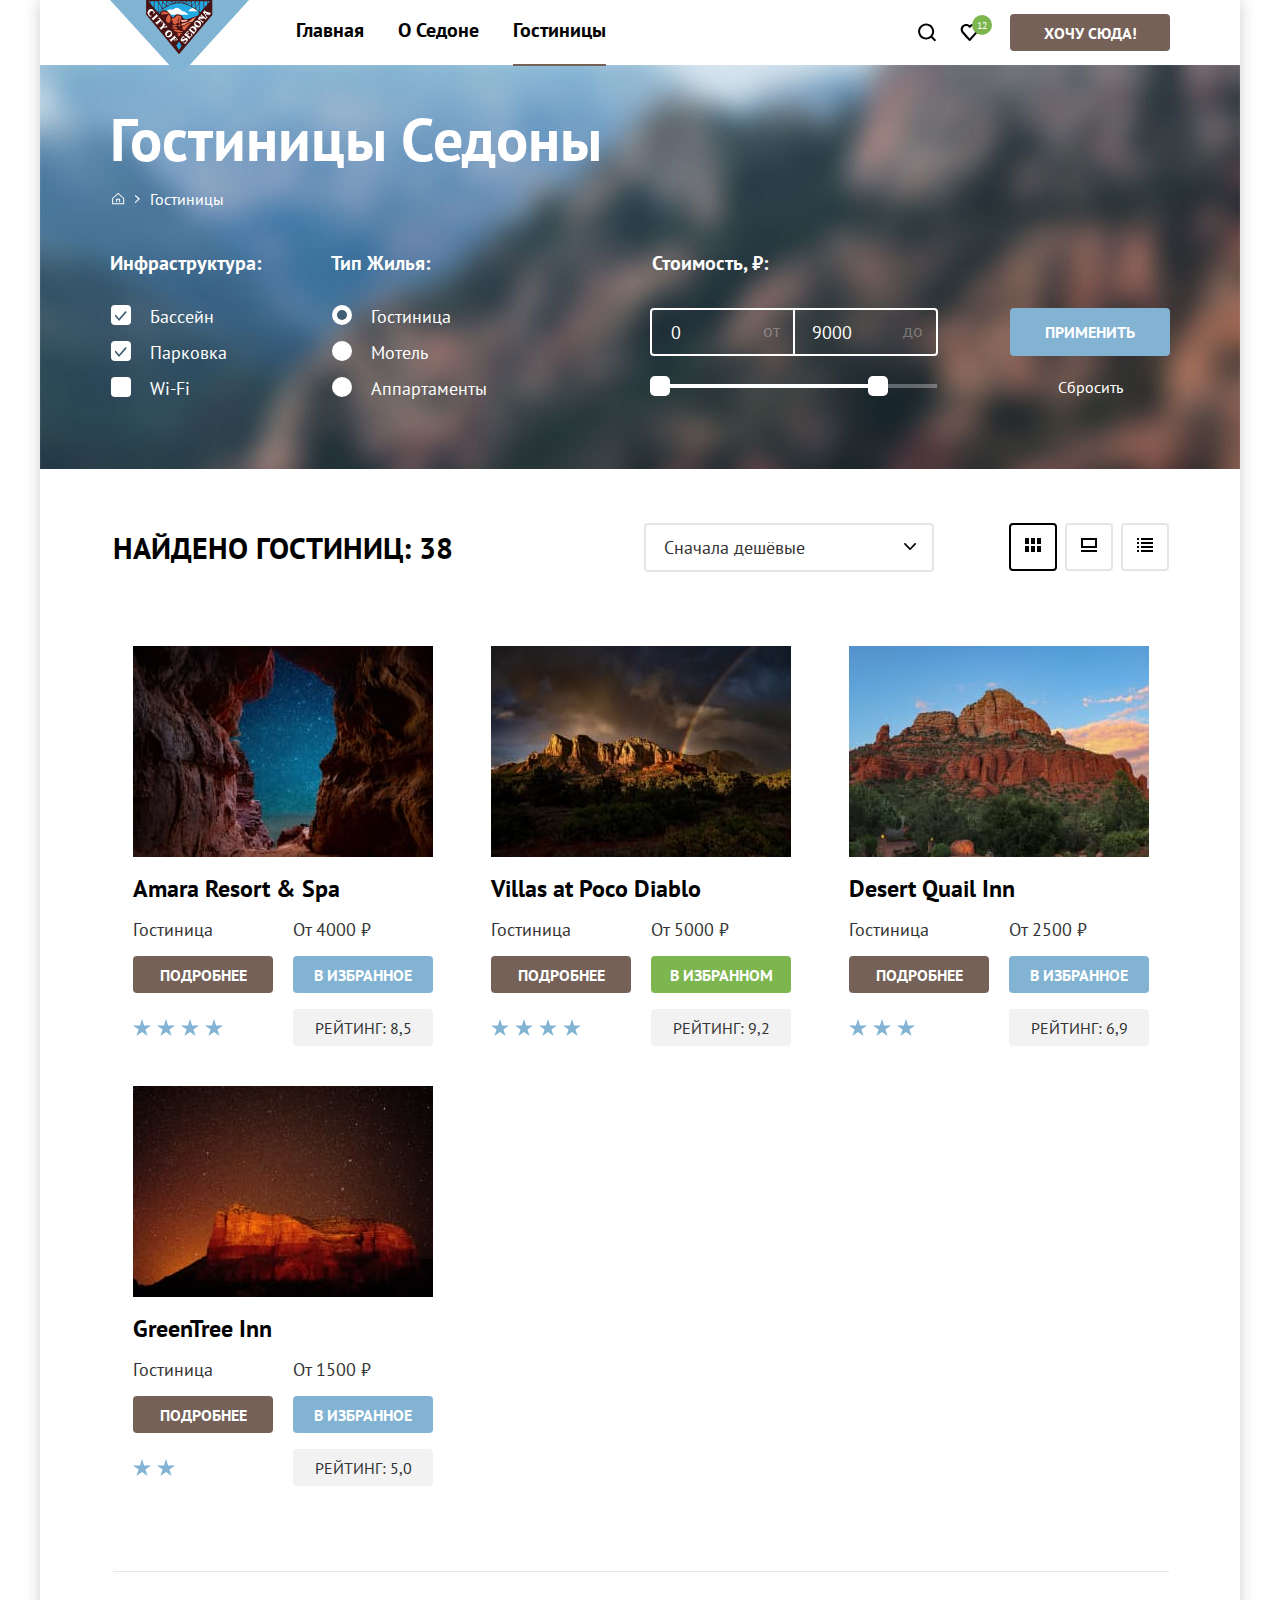
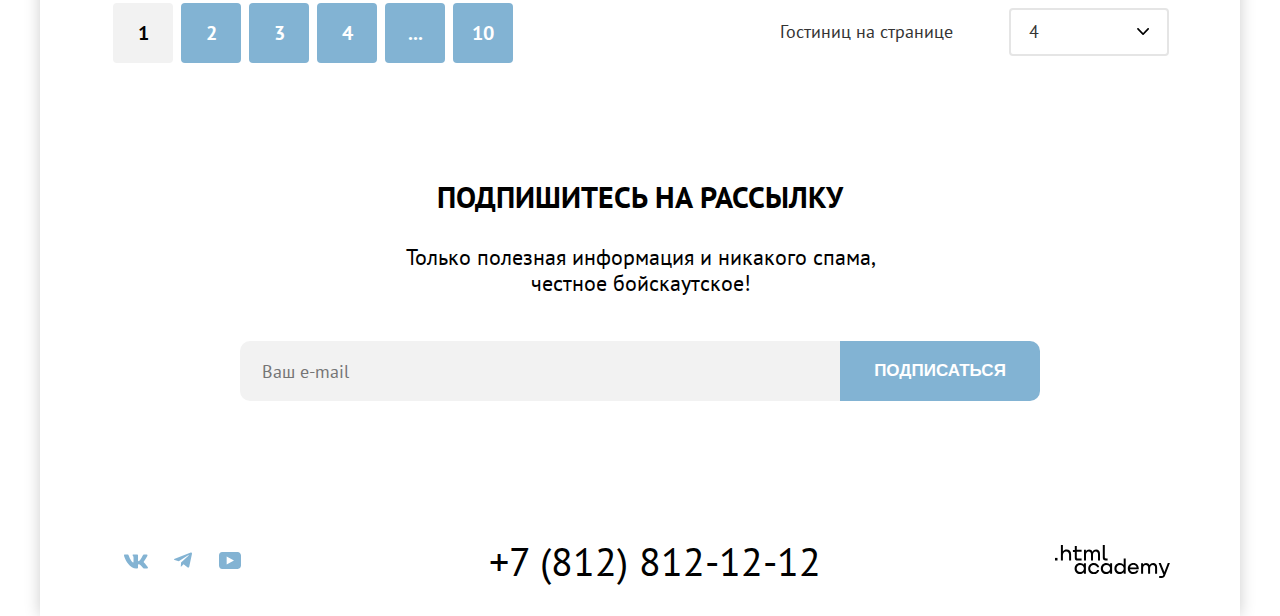
<file: 9/catalog.html>
<!DOCTYPE html>
<html lang="ru">

  <head>
    <meta charset="utf-8">
    <title>HTML Academy: Седона</title>
    <link rel="stylesheet" href="styles/styles.css">
    <link rel="icon" type="image/png" sizes="32x32" href="images/icons/favicon.png">
    <base href="https://htmlacademy-htmlcss.github.io/2105409-sedona-34/9/">
</head>

  <body>
    <div class="container">
      <header class="page-header">

        <a class="header-logo" href="index.html">
          <img class="logo" src="images/logo-sedona.svg" width="139" height="70" alt="Логотип Города Седона">
        </a>
        <nav class="navigation">
          <ul class="navigation-list">
            <li class="navigation-item">
              <a class="navigation-link" href="index.html">
                Главная
              </a>
            </li>
            <li class="navigation-item">
              <a class="navigation-link" href="#">О Седоне</a>
            </li>
            <li class="navigation-item">
              <a class="navigation-link navigation-link-active">Гостиницы</a>
            </li>
          </ul>
          <ul class="navigation-list navigation-user">
            <li class="navigation-item">
              <a class="navigation-link" href="3">
                <svg class="navigation-icon" aria-hidden="true" focusable="false" width="19" height="19"
                  viewBox="0 0 19 19" fill="none" xmlns="http://www.w3.org/2000/svg">
                  <path fill-rule="evenodd" clip-rule="evenodd"
                    d="M18.1585 17.05L14.448 13.35C15.4508 12.05 16.1528 10.35 16.1528 8.44995C16.1528 4.04995 12.5426 0.449951 8.13013 0.449951C3.71764 0.449951 0.107422 4.14995 0.107422 8.54995C0.107422 12.95 3.71764 16.55 8.13013 16.55C9.93524 16.55 11.6401 15.95 13.044 14.85L16.7545 18.55L18.1585 17.05ZM8.13013 14.55C4.82076 14.55 2.1131 11.85 2.1131 8.54995C2.1131 5.24995 4.82076 2.54995 8.13013 2.54995C11.4395 2.54995 14.1472 5.24995 14.1472 8.54995C14.1472 11.85 11.4395 14.55 8.13013 14.55Z" />
                </svg>
              </a>
            </li>
            <li class="navigation-item">
              <a class="navigation-link" href="#">
                <svg class="navigation-icon" aria-hidden="true" focusable="false" width="19" height="17"
                  viewBox="0 0 19 17" fill="none" xmlns="http://www.w3.org/2000/svg">
                  <path fill-rule="evenodd" clip-rule="evenodd"
                    d="M9.57663 17C9.27578 17 8.97493 16.9 8.77436 16.6C3.35903 10.5 2.05534 9.1 1.75449 8.7C1.0525 7.8 0.651367 6.6 0.651367 5.4C0.651367 2.4 3.05818 0 6.16698 0C7.47067 0 8.67407 0.5 9.67691 1.3C10.6797 0.5 11.9834 0 13.1868 0C16.1954 0 18.7025 2.4 18.7025 5.4C18.7025 6.7 18.201 7.9 17.3988 8.8L10.3789 16.7C10.1783 16.9 9.97776 17 9.57663 17ZM3.5596 7.5C3.86045 7.9 7.06953 11.5 9.67691 14.4L15.8945 7.4C16.3959 6.9 16.5965 6.2 16.5965 5.4C16.5965 3.6 15.0922 2.1 13.2871 2.1C12.2843 2.1 11.2815 2.6 10.5795 3.4C10.2786 3.7 9.97776 3.8 9.67691 3.8C9.37606 3.8 9.07521 3.6 8.87464 3.4C8.17265 2.6 7.16982 2.1 6.16698 2.1C4.36187 2.1 2.85761 3.6 2.85761 5.4C2.75733 6.3 3.15846 7 3.5596 7.5C3.45931 7.5 3.45931 7.5 3.5596 7.5Z" />
                </svg>
                <span class="favorite-number">12</span>
              </a>

            </li>
            <li class="navigation-item ">
              <a class="navigation-link-brown" href="#">Хочу сюда!</a>
            </li>
          </ul>
        </nav>
      </header>
      <main class="main-inner">
        <div class="main-container">
          <header class="inner-header">
            <div class="inner-header-image">
              <h1 class="headline-catalog">
                Гостиницы Седоны
              </h1>
              <ul class="breadcrumbs">
                <li class="breadcrumbs-item">
                  <a class="breadcrumbs-link" href="index.html">
                    <svg class="breadcrumbs-icon" aria-hidden="true" focusable="false" width="13" height="13"
                      viewBox="0 0 13 13" fill="none" xmlns="http://www.w3.org/2000/svg">
                      <path fill-rule="evenodd" clip-rule="evenodd"
                        d="M0.162109 6.1499L6.16211 0.649902L12.1621 6.1499V12.3499H0.162109V6.1499ZM1.16211 6.5499V11.3499H11.1621V6.5499L6.16211 2.0499L1.16211 6.5499ZM5.16211 10.3499H4.16211V6.84985H8.16211V10.3499H7.16211V7.84985H5.16211V10.3499Z" />
                    </svg>
                    <span class="visually-hidden">Вернуться на главную.</span>
                  </a>
                </li>
                <li class="breadcrumbs-item">
                  <a class="breadcrumbs-link">Гостиницы</a>
                </li>
              </ul>

              <section class="catalog-hostel-filter">

                <h2 class="visually-hidden">Фильтр для подбора гостиницы.</h2>
                <form class="catalog-filter" action="https://echo.htmlacademy.ru/" method="get">
                  <div class="full-filter">
                    <div class="left-filter">
                      <fieldset class="catalog-filter-group">
                        <h3 class="catalog-filter-filtered">Инфраструктура:</h3>
                        <ul class="catalog-filter-list">
                          <li class="catalog-filter-item">
                            <label class="catalog-filter-title" for="pool">
                              <input class="control-input visually-hidden" id="pool" type="checkbox" name="swim-pool"
                                checked>
                              <span class="control-mark"></span>
                              <span class="catalog-filter-title-text">Бассейн</span>
                            </label>
                          </li>
                          <li class="catalog-filter-item">
                            <label class="catalog-filter-title" for="parking">
                              <input class="control-input visually-hidden" id="parking" type="checkbox" name="parking"
                                checked>
                              <span class="control-mark"></span>
                              <span class="catalog-filter-title-text">Парковка</span>
                            </label>
                          </li>
                          <li class="catalog-filter-item">
                            <label class="catalog-filter-title" for="wi-fi">
                              <input class="control-input visually-hidden" id="wi-fi" type="checkbox" name="Wi-Fi">
                              <span class="control-mark"></span>
                              <span class="catalog-filter-title-text">Wi-Fi</span>
                            </label>
                          </li>
                        </ul>
                      </fieldset>
                      <fieldset class="catalog-filter-group">
                        <h3 class="catalog-filter-filtered">Тип Жилья:</h3>
                        <ul class="catalog-filter-list">
                          <li class="catalog-filter-item">
                            <label class="catalog-filter-title control-radio" for="hostel">
                              <input class="control-input visually-hidden" type="radio" id="hostel" name="housing-group"
                                value="hostel" checked>
                              <span class="control-mark"></span>
                              <span class="catalog-filter-title-text">Гостиница</span>
                            </label>
                          </li>
                          <li class="catalog-filter-item">
                            <label class="catalog-filter-title control-radio" for="motel">
                              <input class="control-input visually-hidden" type="radio" id="motel" name="housing-group"
                                value="motel">
                              <span class="control-mark"></span>
                              <span class="catalog-filter-title-text">Мотель</span>
                            </label>
                          </li>
                          <li class="catalog-filter-item">
                            <label class="catalog-filter-title control-radio" for="apartments">
                              <input class="control-input visually-hidden" type="radio" id="apartments"
                                name="housing-group" value="apartments">
                              <span class="control-mark"></span>
                              <span class="catalog-filter-title-text">Аппартаменты</span>
                            </label>
                          </li>
                        </ul>
                      </fieldset>
                    </div>
                    <div class="right-filter">
                      <fieldset class="catalog-filter-group-price">
                        <legend class="catalog-filter-filtered">Стоимость, ₽:</legend>
                        <div class="range">
                          <div class="range-wrapper-inputs">
                            <div class="range-input-container">
                              <label class="catalog-filter-label" for="min-price">от</label>
                              <input class="range-input" type="text" id="min-price" name="catalog-price-value-min"
                                placeholder="От" value="0">
                            </div>
                            <div class="range-input-container">
                              <label class="catalog-filter-label" for="max-price">до</label>
                              <input class="range-input" type="text" id="max-price" name="catalog-price-value-max"
                                placeholder="До" value="9000">
                            </div>
                          </div>
                          <div class="range-scale">
                            <div class="range-bar">
                              <button class="range-toggle toggle-min" type="button">
                                <span class="visually-hidden">Изменить минимальную цену.</span>
                              </button>
                              <button class="range-toggle toggle-max" type="button">
                                <span class="visually-hidden">Изменить максимальную цену.</span>
                              </button>
                            </div>
                          </div>
                        </div>
                      </fieldset>
                      <div class="button-accept-filter">
                        <button class="button button-accept" type="submit">Применить</button>
                        <button class="button button-clear" type="reset">Сбросить</button>
                      </div>
                    </div>
                  </div>
                </form>
              </section>
            </div>

          </header>
          <section class="filtered-catalog-hostels">
            <div class="filtered-catalog-hostels-sorting">
              <h2 class="headline-catalog-hostels">Найдено гостиниц: 38</h2>
              <select class="select-control" aria-label="Сортировка">
                <option value="cheap">Сначала дешёвые</option>
                <option value="popular">Сначала популярное</option>
                <option value="expensive">Сначала дорогое</option>
              </select>
              <div class="filered-catalog-hostels-view">
                <a href="#" class="button-view button-light">
                  <span class="visually-hidden">Показать список.</span>
                </a>
                <a class="button-view" href="#">
                  <span class="visually-hidden">Показать карточки.</span>
                </a>
                <a class="button-view" href="#">
                  <span class="visually-hidden">Показать слайдшоу.</span>
                </a>
              </div>
            </div>
            <ul class="hostels-list">
              <li class="hostels-card">
                <a class="hostels-card-link" href="#">
                  <div class="hostels-card-images">
                    <img class="hostels-card-image" alt="Cкальная пещера, Sedona, Аризона, США"
                      src="images/hotel/hotel-amara.jpg" width="300" height="211">
                  </div>
                  <h3 class="hostels-card-title">Amara Resort & Spa</h3>
                </a>
                <div class="hostels-card-info">
                  <p class="type-housing">Гостиница</p>
                  <p class="hostels-card-price">От 4000 ₽</p>
                  <a class="hostels-card-button-brown" href="#">Подробнее</a>
                  <a class="favorite-blue" href="#">В избранное</a>
                  <div class="hostels-card-rating-stars stars-4">
                    <span class="visually-hidden">Количество звезд-4.</span>
                  </div>
                  <div class="hostels-card-rating-rating">Рейтинг: 8,5</div>
                </div>
              </li>
              <li class="hostels-card">
                <a class="hostels-card-link" href="#">
                  <div class="hostels-card-images">
                    <img class="hostels-card-image" src="images/hotel/hotel-villas.jpg" width="300" height="211"
                      alt="Горы, Sedona, Аризона, США">
                  </div>
                  <h3 class="hostels-card-title">Villas at Poco Diablo</h3>
                </a>
                <div class="hostels-card-info">
                  <p class="type-housing">Гостиница</p>
                  <p class="hostels-card-price">От 5000 ₽</p>
                  <a class="hostels-card-button-brown" href="#">Подробнее</a>
                  <a class="favorite-green" href="#">В избранном</a>
                  <div class="hostels-card-rating-stars stars-4">
                    <span class="visually-hidden">Количество звезд-4.</span>
                  </div>
                  <div class="hostels-card-rating-rating">Рейтинг: 9,2</div>
                </div>
              </li>
              <li class="hostels-card">
                <a class="hostels-card-link" href="#">
                  <div class="hostels-card-images">
                    <img class="hostels-card-image" src="images/hotel/hotel-desert.jpg" width="300" height="211"
                      alt="Район рейнджеров Ред-Рок, Sedona, Аризона, США">
                  </div>
                  <h3 class="hostels-card-title">Desert Quail Inn</h3>
                </a>
                <div class="hostels-card-info">
                  <p class="type-housing">Гостиница</p>
                  <p class="hostels-card-price">От 2500 ₽</p>
                  <a class="hostels-card-button-brown" href="#">Подробнее</a>
                  <a class="favorite-blue" href="#">В избранное</a>
                  <div class="hostels-card-rating-stars stars-3">
                    <span class="visually-hidden">Количество звезд-3.</span>
                  </div>
                  <div class="hostels-card-rating-rating">Рейтинг: 6,9</div>
                </div>
              </li>
              <li class="hostels-card">
                <a class="hostels-card-link" href="#">
                  <div class="hostels-card-images">
                    <img class="hostels-card-image" src="images/hotel/hotel-greentree.jpg" width="300" height="211"
                      alt="Горы в ночном небе, много звезд, Sedona, Аризона, США">
                  </div>
                  <h3 class="hostels-card-title">GreenTree Inn</h3>
                </a>
                <div class="hostels-card-info">
                  <p class="type-housing">Гостиница</p>
                  <p class="hostels-card-price">От 1500 ₽</p>
                  <a class="hostels-card-button-brown" href="#">Подробнее</a>
                  <a class="favorite-blue" href="#">В избранное</a>
                  <div class="hostels-card-rating-stars stars-2">
                    <span class="visually-hidden">Количество звезд-2.</span>
                  </div>
                  <div class="hostels-card-rating-rating">Рейтинг: 5,0</div>
                </div>
              </li>
            </ul>
          </section>
          <section class="main-pagination">
            <ul class="pagination">
              <li class="pagination-item">
                <a class="pagination-link pagination-current">1</a>
              </li>
              <li class="pagination-item">
                <a class="pagination-link" href="#">2</a>
              </li>
              <li class="pagination-item">
                <a class="pagination-link" href="#">3</a>
              </li>
              <li class="pagination-item">
                <a class="pagination-link" href="#">4</a>
              </li>
              <li class="pagination-item">
                <a class="pagination-link" href="#">...</a>
              </li>
              <li class="pagination-item">
                <a class="pagination-link" href="#">10</a>
              </li>
            </ul>
            <p class="select-hotels-text">
              Гостиниц на странице
              <select class="select-control select-hotels-card-control" aria-label="Гостиниц на страницу">
                <option value="4">4</option>
                <option value="5">5</option>
                <option value="6">6</option>
              </select>
            </p>
          </section>
          <section class="subscribe-catalog">
            <h2 class="subscribe-spam">Подпишитесь на рассылку</h2>
            <p class="subscribe-spam-description">Только полезная информация и никакого спама, честное бойскаутское!</p>
            <form class="form-subscribe" action="https://echo.htmlacademy.ru/" method="POST">
              <label class="form-subscribe-email">
                <input class="subscribe-email-input" type="email" name="subscribe-email" placeholder="Ваш e-mail">
              </label>
              <button class="button-new-subscribe" type="submit">
                Подписаться
              </button>
            </form>
          </section>
        </div>
      </main>
      <footer class="page-footer">
        <section class="footer-social">
          <ul class="footer-social-list">
            <li class="footer-social-item">
              <a class="link-social button-vk" href="https://vk.com/htmlacademy">
                <svg class="social-icon" aria-hidden="true" focusable="false" width="24" height="15" viewBox="0 0 24 15"
                  fill="none" xmlns="http://www.w3.org/2000/svg">
                  <path fill-rule="evenodd" clip-rule="evenodd"
                    d="M23.45 1.448C23.616 0.902 23.45 0.5 22.655 0.5H20.03C19.362 0.5 19.054 0.847 18.887 1.23C18.887 1.23 17.552 4.426 15.661 6.502C15.049 7.104 14.771 7.295 14.437 7.295C14.27 7.295 14.019 7.104 14.019 6.557V1.448C14.019 0.792 13.835 0.5 13.279 0.5H9.151C8.734 0.5 8.483 0.804 8.483 1.093C8.483 1.714 9.429 1.858 9.526 3.606V7.404C9.526 8.237 9.373 8.388 9.039 8.388C8.149 8.388 5.984 5.177 4.699 1.503C4.45 0.788 4.198 0.5 3.527 0.5H0.9C0.15 0.5 0 0.847 0 1.23C0 1.912 0.89 5.3 4.145 9.781C6.315 12.841 9.37 14.5 12.153 14.5C13.822 14.5 14.028 14.132 14.028 13.497V11.184C14.028 10.447 14.186 10.3 14.715 10.3C15.105 10.3 15.772 10.492 17.33 11.967C19.11 13.716 19.403 14.5 20.405 14.5H23.03C23.78 14.5 24.156 14.132 23.94 13.404C23.702 12.68 22.852 11.629 21.725 10.382C21.113 9.672 20.195 8.907 19.916 8.524C19.527 8.033 19.638 7.814 19.916 7.377C19.916 7.377 23.116 2.951 23.449 1.448H23.45Z" />
                </svg>
                <span class="visually-hidden">ВКонтакте.</span>
              </a>
            </li>
            <li class="footer-social-item">
              <a class="link-social button-telegram" href="https://t.me/htmlacademy ">
                <svg class="social-icon" aria-hidden="true" focusable="false" width="18" height="17" viewBox="0 0 18 17"
                  fill="none" xmlns="http://www.w3.org/2000/svg">
                  <g clip-path="url(#clip0_33515_1184)">
                    <path fill-rule="evenodd" clip-rule="evenodd"
                      d="M16.7855 0.59926L0.840977 6.74776C-0.247172 7.18481 -0.240877 7.79184 0.641333 8.06253L4.73493 9.33953L14.2063 3.3637C14.6542 3.09121 15.0634 3.2378 14.727 3.53636L7.05332 10.4619H7.05152L7.05332 10.4628L6.77094 14.6823C7.18462 14.6823 7.36718 14.4925 7.5992 14.2686L9.58754 12.3351L13.7234 15.39C14.486 15.81 15.0337 15.5941 15.2234 14.6841L17.9384 1.88885C18.2163 0.774623 17.513 0.270117 16.7855 0.59926Z" />
                  </g>
                  <defs>
                    <clipPath id="clip0_33515_1184">
                      <rect width="18" height="17" fill="white" transform="translate(0.000488281)" />
                    </clipPath>
                  </defs>
                </svg>
                <span class="visually-hidden">Телеграмм.</span>
              </a>
            </li>
            <li class="footer-social-item">
              <a class="link-social button-youtube" href="https://www.youtube.com/user/htmlacademyru">
                <svg class="social-icon" aria-hidden="true" focusable="false" width="22" height="17" viewBox="0 0 22 17"
                  fill="none" xmlns="http://www.w3.org/2000/svg">
                  <path fill-rule="evenodd" clip-rule="evenodd"
                    d="M18.607 0H3.17413C1.31343 0 0 1.59375 0 3.4V13.4937C0 15.4062 1.31343 17 3.17413 17H18.8259C20.4677 17 22 15.4062 22 13.6V3.4C21.7811 1.59375 20.4677 0 18.607 0ZM7.66169 12.5375V4.4625L14.995 8.5L7.66169 12.5375Z" />
                </svg>
                <span class="visually-hidden">Ютуб.</span>
              </a>
            </li>
          </ul>
          <div class="footer-mobile-number">
            <a class="mobile-number" href="#">
              <span class="visually-hidden">Номер телефона.</span>
              <span class="mobile-number-self">+7 (812) 812-12-12</span>
            </a>
          </div>
          <div class="footer-htmlacademy">
            <a class="htmlacademy-link" href="https://htmlacademy.ru/">
              <svg class="footer-academylogo " aria-hidden="true" focusable="false" width="115" height="33"
                viewBox="0 0 115 33" fill="none" xmlns="http://www.w3.org/2000/svg">
                <path fill-rule="evenodd" clip-rule="evenodd" d="M0 12.9V15.5H2.5V12.9H0Z" />
                <path fill-rule="evenodd" clip-rule="evenodd"
                  d="M11.6 4.5C10 4.5 8.8 5.2 8 6.2H7.9V0H5.9V15.5H7.9V10.2C7.9 8.1 9.2 6.6 11.2 6.6C13 6.6 14.1 8 14.1 9.8V15.5H16.1V9.4C16.2 6.4 14.3 4.5 11.6 4.5Z" />
                <path fill-rule="evenodd" clip-rule="evenodd"
                  d="M26.6 4.8H21.8V1.1H19.8V4.9H17.9V6.9H19.8V12.9C19.8 14.6 20.8 15.6 22.5 15.6H26.6V13.6H22.9C22.2 13.6 21.8 13.2 21.8 12.5V6.8H26.6V4.8Z" />
                <path fill-rule="evenodd" clip-rule="evenodd"
                  d="M41.1 4.6C39.5 4.6 38.2 5.4 37.6 6.7H37.5C36.9 5.5 35.7 4.6 34.1 4.6C32.7 4.6 31.6 5.4 31 6.4H30.9V4.8H29V15.4H31V10C31 8 32 6.5 33.6 6.5C35.1 6.5 36 7.5 36 9.1V15.4H38V9.8C38 7.4 39.4 6.5 40.6 6.5C42.1 6.5 43 7.5 43 9.1V15.4H45V8.9C45.1 6.4 43.6 4.6 41.1 4.6Z" />
                <path fill-rule="evenodd" clip-rule="evenodd"
                  d="M47.8 12.7C47.8 14.4 48.8 15.4 50.6 15.4H52.6V13.4H50.9C50.2 13.4 49.8 13 49.8 12.3V0H47.8V12.7Z" />
                <path fill-rule="evenodd" clip-rule="evenodd"
                  d="M28.9 19.7C28 18.6 26.7 17.9 25 17.9C21.9 17.9 19.6 20.2 19.6 23.5C19.6 26.8 21.9 29.1 25 29.1C26.8 29.1 28 28.3 28.8 27.2H28.9V28.8H30.9V18.2H28.9V19.7ZM25.3 27.1C23.1 27.1 21.7 25.5 21.7 23.5C21.7 21.5 23.1 19.9 25.3 19.9C27.5 19.9 28.9 21.5 28.9 23.5C28.9 25.4 27.5 27.1 25.3 27.1Z" />
                <path fill-rule="evenodd" clip-rule="evenodd"
                  d="M44.2 22C43.7 19.6 41.6 17.9 38.8 17.9C35.4 17.9 33.2 20.4 33.2 23.5C33.2 26.6 35.4 29.1 38.8 29.1C41.6 29.1 43.7 27.3 44.2 24.9H42.1C41.7 26.2 40.4 27.2 38.8 27.2C36.6 27.2 35.2 25.6 35.2 23.6C35.2 21.6 36.6 20 38.8 20C40.4 20 41.6 21 42.1 22.2H44.2V22Z" />
                <path fill-rule="evenodd" clip-rule="evenodd"
                  d="M55.1 19.7C54.2 18.6 52.9 17.9 51.2 17.9C48.1 17.9 45.8 20.2 45.8 23.5C45.8 26.8 48.1 29.1 51.2 29.1C53 29.1 54.2 28.3 55 27.2H55.1V28.8H57.1V18.2H55.1V19.7ZM51.5 27.1C49.3 27.1 47.9 25.5 47.9 23.5C47.9 21.5 49.3 19.9 51.5 19.9C53.7 19.9 55.1 21.5 55.1 23.5C55.1 25.4 53.6 27.1 51.5 27.1Z" />
                <path fill-rule="evenodd" clip-rule="evenodd"
                  d="M68.7 19.8C67.8 18.7 66.5 17.9 64.8 17.9C61.7 17.9 59.4 20.2 59.4 23.5C59.4 26.8 61.6 29.1 64.8 29.1C66.5 29.1 67.8 28.3 68.6 27.3H68.7V28.8H70.7V13.4H68.7V19.8ZM65.1 27.1C62.9 27.1 61.5 25.5 61.5 23.5C61.5 21.5 62.9 19.9 65.1 19.9C67.3 19.9 68.7 21.5 68.7 23.5C68.6 25.5 67.2 27.1 65.1 27.1Z" />
                <path fill-rule="evenodd" clip-rule="evenodd"
                  d="M78.3 17.9C75 17.9 72.8 20.4 72.8 23.5C72.8 26.5 74.9 29.1 78.3 29.1C80.8 29.1 82.8 27.8 83.5 25.5H81.4C80.9 26.5 79.8 27.1 78.4 27.1C76.5 27.1 75.1 25.8 75 24.2H83.8C84 20.6 81.8 17.9 78.3 17.9ZM78.3 19.8C80 19.8 81.3 20.8 81.6 22.4H75.1C75.4 20.9 76.6 19.8 78.3 19.8Z" />
                <path fill-rule="evenodd" clip-rule="evenodd"
                  d="M98.2 17.9C96.6 17.9 95.3 18.7 94.6 19.9H94.5C93.9 18.7 92.7 17.9 91.1 17.9C89.7 17.9 88.6 18.6 88 19.7V18.2H86.1V28.8H88.1V23.4C88.1 21.4 89.1 20 90.7 19.9C92.2 19.9 93.1 20.9 93.1 22.5V28.8H95.1V23.2C95.1 20.8 96.5 19.9 97.7 19.9C99.2 19.9 100.1 20.9 100.1 22.5V28.8H102.1V22.3C102.2 19.7 100.7 17.9 98.2 17.9Z" />
                <path fill-rule="evenodd" clip-rule="evenodd"
                  d="M109.4 27L105.8 18.1H103.6L108.4 29.7C108.1 30.6 107.7 30.9 106.7 30.9H104.2V32.9H106.7C108.5 32.9 109.5 32.1 110.2 30.3L114.9 18.1H112.8L109.4 27Z" />
              </svg>
              <span class="visually-hidden">html-academy.</span>
            </a>
          </div>
        </section>
      </footer>
    </div>
  </body>

</html>
</file>
<file: styles/styles.css>
@font-face {
  font-family: "PT Sans";
  font-style: normal;
  font-weight: 400;
  src: url("../fonts/ptsans-400.woff2") format("woff2");
  font-display: swap;
}

@font-face {
  font-family: "PT Sans";
  font-style: bold;
  font-weight: 700;
  src: url("../fonts/ptsans-700.woff2") format("woff2");
  font-display: swap;
}

html {
  height: 100%;
}

body {
  margin: 0;
  padding: 0;
  display: flex;
  flex-direction: column;
  min-height: 100%;
  font-family: "PT Sans", "Arial", sans-serif;
  font-size: 18px;
  line-height: 21px;
  font-weight: 400;
  color: #000000;
  height: 100%;
  min-width: 1200px;
}

.container {
  width: 1200px;
  margin: 0 auto;
  display: flex;
  background-color: #ffffff;
  flex-direction: column;
  box-shadow: 0 0 15px rgba(0, 0, 0, 0.2);
}

.main-container {
  flex-grow: 1;
}

.page-header {
  display: flex;
  margin: 0 70px;
}

.header-logo {
  display: block;
  width: 139px;
  margin-right: 30px;
  margin-bottom: -10px;
  position: relative;
  z-index: 1;
}

/* Навигация */
.navigation {
  width: 891px;
  display: flex;
  justify-content: space-between;
}

.navigation-list {
  display: flex;
  flex-wrap: wrap;
  font-size: 20px;
  font-weight: 700;
  margin: 0;
  padding: 0 17px;
  width: 390px;
  list-style-type: none;
}

.navigation-item {
  margin-right: 34px;
}

.navigation-item:last-child {
  margin-right: 0;
}

.navigation-link {
  display: block;
  padding: 23px 0 19px;
  text-decoration: none;
  color: #000000;
  box-sizing: border-box;
}

.navigation-user {
  max-width: 400px;
  justify-content: flex-end;
  padding: 0;
}

.navigation-user .navigation-item {
  margin: 0;
  padding: 0;
}

.navigation-user .navigation-link {
  position: relative;
  display: block;
  min-width: 42px;
  min-height: 65px;
  padding: 0;
}

.navigation-icon {
  position: absolute;
  top: 0;
  bottom: 0;
  left: 0;
  right: 0;
  margin: auto;
  fill: #000000;
}

.favorite-number {
  display: flex;
  justify-content: center;
  align-items: center;
  width: 20px;
  height: 20px;
  position: absolute;
  top: 15px;
  left: 24px;
  z-index: 1;
  font-size: 10px;
  line-height: 13px;
  font-weight: 400;
  color: #ffffff;
  background-color: #7db54f;
  border-radius: 10px;
}

.navigation-link-brown {
  font-weight: 700;
  display: block;
  font-size: 16px;
  line-height: 20px;
  font-family: inherit;
  text-decoration: none;
  color: #ffffff;
  padding: 9px 15px 8px;
  margin: 14px 0 14px 20px;
  background-color: #756157;
  text-transform: uppercase;
  text-align: center;
  border-radius: 4px;
  min-width: 130px;
}

/* Навигация стаилгайд */
.navigation-link-active {
  position: relative;
}

.navigation-link-active::after {
  position: absolute;
  content: "";
  border-bottom: 2px solid #756257;
  width: 100%;
  top: 64px;
  left: 0;
  z-index: 1;
}

/* main */
/* Кратое описание */
.main-header-welcome-background {
  background-image: url("../images/index/index-background-welcom.jpg");
  background-size: 100% auto;
  background-repeat: no-repeat;
  background-color: #68a2ca;
  text-align: center;
  padding: 51px 0 0;
}

.main-header-welcome-background-divider {
  background-image: url("../images/index/index-background-divider.svg");
  background-size: 100% auto;
  background-repeat: no-repeat;
  width: 1200px;
  height: 57px;
  margin: 20px 0 0;
}

.main-header-welcome-title {
  text-align: center;
}

.headline-main-info {
  font-weight: 700;
  font-size: 30px;
  line-height: 36px;
  text-transform: uppercase;
  padding: 63px 273px 31px;
  margin: 0;
}

.headline-reasons {
  margin: 0;
  font-size: 22px;
  line-height: 26px;
  color: #333333;
  padding-left: 272px;
  padding-right: 270px;
  padding-bottom: 90px;
  font-weight: 400;
}

/* причины */
.advantage {
  background-color: rgba(131, 179, 211, 0.12);
  margin: 0;
  padding: 0;
  list-style-type: none;
  display: flex;
  flex-wrap: wrap;
  text-align: center;
}

.title-advantage-numbering {
  display: flex;
  min-height: 384px;
  flex-wrap: wrap;
}

.title-advantage-numbering-white {
  display: flex;
  min-height: 384px;
  flex-wrap: wrap;
  background-color: #ffffff;
}

.revers {
  flex-direction: row-reverse;
}

.advantage-reason-image {
  display: flex;
  flex-direction: column;
  width: 800px;
}

.advantage-numbering-house {
  background: url("../images/index/index-house.svg") no-repeat 164px 80px;
}

.advantage-numbering-food {
  background: url("../images/index/index-food.svg") no-repeat 164px 80px;
}

.advantage-numbering-souvenirs {
  background: url("../images/index/index-souvenirs.svg") no-repeat 168px 80px;
}

.advantage-info {
  width: 400px;
  display: flex;
  flex-direction: column;
  padding: 154px 77px 72px;
  box-sizing: border-box;
}

.advantage-numbering-info {
  width: 400px;
  display: flex;
  flex-direction: column;
  padding: 73px 84px 102px;
  box-sizing: border-box;
}

.info-white {
  color: #ffffff;
  background-color: #8bb3d3;
  padding: 62px 85px;
}

.info-bg-blue {
  background: rgba(131, 179, 211, 0.12);
}


.title-advantage-numbering-house-image {
  background-image: url("../images/index/index-house.svg");
  background-size: 100% auto;
  background-repeat: no-repeat;
}

.title-advantage-numbering-food-image {
  background-image: url("../images/index/index-food.svg");
  background-size: 100% auto;
  background-repeat: no-repeat;
}

.title-advantage-numbering-souvenirs-image {
  background-image: url("../images/index/index-souvenirs.svg");
  background-size: 100% auto;
  background-repeat: no-repeat;
}

.headline-advantages {
  font-weight: 700;
  font-size: 24px;
  line-height: 28px;
  text-align: center;
  text-transform: uppercase;
  margin: 30px 0;
}

.number-advantage {
  font-weight: 400;
  text-align: center;
  margin-bottom: 30px;
}

.advantage-description {
  font-weight: 400;
  text-align: center;
  margin: 0;
}

/* Заинтересовались */
.index-search-hostels {
  display: flex;
  flex-direction: column;
  padding-top: 91px;
  text-align: center;
}

.headline-search-hostels {
  font-weight: 700;
  font-size: 30px;
  line-height: 36px;
  text-transform: uppercase;
  padding: 0;
  margin: 0 0 30px 0;
}

.search-hostels-description {
  margin: 0 304px 0 288px;
  font-weight: 400;
  font-size: 22px;
  line-height: 26px;
  color: #333333;
}

.index-search-hostels-link-brown {
  font-weight: 700;
  font-size: 20px;
  line-height: 36px;
  background-color: #756157;
  text-transform: uppercase;
  text-decoration: none;
  color: #ffffff;
  max-width: 574px;
  margin: 56px 313px 93px;
  padding: 12px 15px;
}

.subscribe {
  color: #ffffff;
  background-image: url("../images/index/index_background_spam.jpg");
  background-size: cover;
  background-color: #756157;
  background-repeat: no-repeat;
  display: flex;
  flex-direction: column;
  justify-content: center;
  padding-top: 31px;
  text-align: center;
  min-height: 411px;
}

.subscribe-catalog {
  display: flex;
  flex-direction: column;
  justify-content: center;
  padding-top: 87px;
  text-align: center;
  margin-bottom: 67px;
}

.subscribe-spam {
  font-weight: 700;
  font-size: 30px;
  line-height: 36px;
  text-transform: uppercase;
  margin: 0 300px 29px;
}

.subscribe-spam-description {
  font-size: 22px;
  line-height: 26px;
  margin: 0 362px 0 363px;
}

.form-subscribe {
  display: flex;
  align-items: center;
  min-width: 800px;
  margin: 45px auto 59px;
}

.subscribe-email-input {
  min-width: 600px;
  height: 60px;
  margin: 0;
  padding: 20px 0 19px 22px;
  border-radius: 10px 0 0 10px;
  box-sizing: border-box;
  border: 0;
  font-size: 18px;
  line-height: 21px;
  background-color: #f2f2f2;
  font-family: inherit;
}

.form-subscribe-email {
  display: flex;
  padding: 0;
  margin: 0;
}

.button-new-subscribe {
  color: #ffffff;
  font-weight: 700;
  font-size: 17px;
  line-height: 36px;
  text-transform: uppercase;
  min-width: 200px;
  margin: 0;
  padding: 12px 15px;
  background-color: #82b3d3;
  border-radius: 0 10px 10px 0;
  border: none;
}

/* подвал */
.page-footer {
  text-align: center;
  display: flex;
  width: 1200px;
}

.footer-social {
  width: 1200px;
  display: flex;
  justify-content: space-between;
}

.footer-social-list {
  display: flex;
  flex-wrap: wrap;
  list-style-type: none;
  width: 142px;
  padding-left: 72px;
  padding-top: 15px;
  margin: 0;
}

.footer-social-item {
  width: 47px;
  height: 40px;
  padding-top: 10px;
}

.social-icon {
  fill: #83b3d3;
}

.social-icon:hover {
  fill: #68a2ca;
  cursor: pointer;
}

.social-icon:focus {
  fill: #68a2ca;
}

.social-icon:active {
  fill: rgba(104, 162, 202, 0.3);
}

.footer-mobile-number {
  width: 720px;
  text-align: center;
  padding-top: 14px;
  padding-bottom: 35px;
}

.mobile-number {
  font-size: 40px;
  line-height: 40px;
  color: #000000;
  text-decoration: none;
  text-transform: uppercase;
}

.footer-htmlacademy {
  padding-right: 70px;
  padding-top: 18px;
}

.footer-academylogo {
  display: flex;
  flex-direction: column;
  justify-content: center;
  width: 115px;
  margin-left: auto;
  fill: #000000;
}

.form-search-hostels-info {
  font-weight: 700;
  font-size: 20px;
  line-height: 26px;
  text-transform: capitalize;
}

.arrival-date-info-message {
  font-size: 16px;
  color: #ff5757;
}

.date-of-departure-info-message {
  color: #333333;
  font-size: 16px;
}

.tooltiptext {
  font-size: 16px;
  background-color: #333333;
  color: #ffffff;
}

.button-search-hostels {
  font-weight: 700;
  font-size: 20px;
  line-height: 36px;
  text-align: center;
  text-transform: uppercase;
  color: #ffffff;
  background-color: #83b3d3;
  border-radius: 10px;
}

/* Каталог */
.inner-header {
  background-color: #81b3d2;
  background-image: url("../images/catalog-background.jpg");
  background-size: cover;
  background-repeat: no-repeat;
  color: #ffffff;
  padding: 35px 70px 70px;
}

.inner-header a {
  font-size: 16px;
  line-height: 21px;
  text-decoration: none;
  color: #ffffff;
}

.breadcrumbs {
  display: flex;
  justify-content: flex-start;
  align-items: center;
  flex-wrap: wrap;
  padding: 0;
  margin: 0;
  margin-left: 2px;
  margin-top: 10px;
  list-style-type: none;
}

.breadcrumbs-item:last-child {
  margin-right: 0;
}

.breadcrumbs-item {
  position: relative;
  margin-right: 25px;
}

.breadcrumbs-item:not(:last-child)::after {
  position: absolute;
  content: "";
  display: block;
  width: 5px;
  height: 8px;
  background: url("../images/breadcrumbs/breadcrumbs-arrow.svg") no-repeat 50% 50%;
  top: 7px;
  right: -15px;
}

.breadcrumbs-icon {
  fill: #ffffff;
  margin-top: 4px;
}

.breadcrumbs-icon:hover {
  fill: rgba(255, 255, 255, 0.6);
  cursor: pointer;
}

.breadcrumbs-icon:active {
  fill: rgba(255, 255, 255, 0.3);
}

.breadcrumbs-link:hover {
  color: rgba(255, 255, 255, 0.6);
  cursor: pointer;
}

.breadcrumbs-link:active {
  color: rgba(255, 255, 255, 0.3);
}

/* фильтр */
.full-filter {
  display: flex;
  flex-direction: row;
  margin: 0 auto;
  justify-content: space-between;
  margin-top: 20px;
}

.catalog-filter-list {
  list-style-type: none;
  padding: 0;
  margin: 0;
}

.catalog-filter-group {
  padding: 0;
  margin: 0;
  border: none;
  max-width: 155px;
  padding-right: 70px;
}

.catalog-filter-title {
  position: relative;
  display: block;
  padding-left: 40px;
  padding-top: 15px;
}

.control-mark {
  position: absolute;
  width: 20px;
  height: 20px;
  left: 1px;
  bottom: 2px;
  border-radius: 4px;
  background-color: #ffffff;
}

.control-input[type="checkbox"]:checked + .control-mark::after {
  position: absolute;
  content: "";
  background: url("../images/icons/tick.svg") no-repeat 50% 50%;
  width: 12px;
  height: 10px;
  top: 6px;
  left: 4px;
}

.catalog-filter-title:hover .control-mark {
  background-color: rgba(255, 255, 255, 0.6);
}

.control-input:focus + .control-mark {
  background-color: rgba(255, 255, 255, 0.6);
  outline: 3px solid #83b3d3;
}

.catalog-filter-title:active .control-mark {
  background-color: rgba(255, 255, 255, 0.3);
}

.control-input[type="radio"] + .control-mark {
  border-radius: 50%;
}

.control-input[type="radio"]:checked + .control-mark::after {
  position: absolute;
  content: "";
  width: 10px;
  height: 10px;
  background-color: #3f5e72;
  border-radius: 50%;
  top: 5px;
  left: 5px;
}

.control-radio:hover .control-mark {
  background-color: rgba(255, 255, 255, 0.3);
}

.control-input[type="radio"]:focus + .control-mark {
  background-color: rgba(255, 255, 255, 0.3);
}

.control-radio:active .control-mark {
  background-color: rgba(255, 255, 255, 0.3);
}

.filter-catalog-item {
  margin-bottom: 15px;
}

.filter-catalog-item:last-child {
  margin-bottom: 0;
}

.left-filter {
  width: 365;
  display: flex;
  justify-content: space-between;
  flex-wrap: wrap;
}

.right-filter {
  width: 520px;
  display: flex;
  justify-content: space-between;
  flex-direction: row;
}

.catalog-filter-group-price {
  padding: 0;
  margin: 0;
  border: none;
  max-width: 288px;
  font-weight: 700;
  font-size: 20px;
  line-height: 26px;
  margin-top: 20px;
}

.range-wrapper-inputs {
  display: flex;
  width: 287px;
}

.range-input-container {
  display: flex;
  position: relative;
  margin-bottom: 28px;
  font-style: normal;
  font-weight: 400;
  font-size: 18px;
  line-height: 21px;
}

.range-input {
  display: flex;
  justify-content: center;
  position: relative;
  width: 145px;
  box-sizing: border-box;
  border: 2px solid #ffffff;
  padding: 12px 0 11px 19px;
  border-radius: 4px 0 0 4px;
  font: inherit;
  color: #ffffff;
  text-align: left;
  background-color: transparent;
  -webkit-appearance: textfield;
          appearance: textfield;
  margin-top: 17px;
}

.range-input-container:nth-child(2) .range-input {
  border-radius: 0 4px 4px 0;
  padding: 12px 0 11px 17px;
  margin-left: -2px;
}

.range-input:hover {
  border: 2px solid rgba(255, 255, 255, 0.6);
}

.range-input:focus {
  outline: none;
  box-shadow: 0 0 0 3px #81b3d2;
}

.range-input:active {
  background-color: #756257;
  box-shadow: none;
}

.range-scale {
  position: relative;
  height: 4px;
  background-color: rgba(255, 255, 255, 0.3);
}

.range-bar {
  position: absolute;
  height: 4px;
  background-color: #ffffff;
  width: 228px;
}

.range-toggle {
  position: absolute;
  width: 20px;
  height: 20px;
  background-color: #ffffff;
  border-radius: 5px;
  border: none;
}

.range-toggle:hover {
  box-shadow: 0 4px 10px rgba(0, 0, 0, 0.25);
  cursor: pointer;
}

.range-toggle:focus {
  outline: none;
  border: 3px solid #83b3d3;
  box-shadow: 0 4px 10px rgba(0, 0, 0, 0.25);
}

.range-toggle:active {
  border: 2px solid #83b3d3;
  box-shadow: 0 7px 15px rgba(0, 0, 0, 0.4);
}

.toggle-min {
  top: -8px;
  left: 0;
}

.toggle-max {
  top: -8px;
  right: -10px;
}

.catalog-filter-label {
  position: absolute;
  top: 29px;
  right: 15px;
  font-weight: 400;
  color: rgba(255, 255, 255, 0.3);
  z-index: 1;
}

.button {
  display: block;
  font-family: inherit;
  font-size: 16px;
  line-height: 20px;
  font-weight: 700;
  text-align: center;
  text-transform: uppercase;
  text-decoration: none;
  color: #ffffff;
  background-color: #756157;
  border-radius: 4px;
}

.button-accept-filter {
  max-width: 165px;
  margin-top: 39px;
}

.button-accept {
  min-width: 160px;
  padding: 14px 15px;
  border: none;
  background-color: #82b3d3;
  margin: 40px 0 20px auto;
}

.button-clear {
  background-color: rgba(131, 179, 211, 0);
  text-transform: none;
  font-weight: 400;
  border: none;
  margin: 0 auto;
}

.catalog-filter-filtered {
  margin-bottom: 15px;
  font-style: normal;
  font-weight: 700;
  font-size: 20px;
  line-height: 26px;
}

.headline-catalog {
  font-weight: 700;
  font-size: 60px;
  line-height: 78px;
  margin: 0;
}

.filtered-catalog-hostels-sorting {
  width: 1057px;
  display: flex;
  margin: 54px 72px;
  align-items: center;
}

.select-control {
  width: 290px;
  border: 2px solid #e5e5e5;
  border-radius: 4px;
  font-size: 18px;
  line-height: 21px;
  color: #333333;
  padding: 12px 50px 12px 18px;
  font-family: inherit;
  background: url("../images/icons/select-arrow.svg") no-repeat 258px 17px;
  -webkit-appearance: none;
          appearance: none;
}

.select-control:hover {
  border-color: #68a2ca;
}

.select-control:focus {
  outline: none;
  border-color: #68a2ca;
}

.select-control:active {
  border-color: #3f5e72;
}

.select-control:disabled {
  opacity: 0.3;
}

.button-view {
  display: block;
  width: 48px;
  height: 48px;
  margin-right: 8px;
  border: 2px solid #e5e5e5;
  box-sizing: border-box;
  border-radius: 4px;
}

.button-view:hover {
  border-color: #000000;
  cursor: pointer;
}

.button-view:focus {
  outline: none;
  border: 2px solid #68a2ca;
}

.button-view:active {
  border: 2px solid #000000;
}

.button-light {
  border-color: #000000;
}

.button-view:first-child {
  background: url("../images/icons/icon-table.svg") no-repeat 50% 13px;
}

.button-view:nth-child(2) {
  background: url("../images/icons/icon-slideshow.svg") no-repeat 50% 13px;
}

.button-view:last-child {
  background: url("../images/icons/icon-list.svg") no-repeat 50% 13px;
}

.button-view:nth-child(3n) {
  margin-right: 0;
}

.filered-catalog-hostels-view {
  width: 160px;
  display: flex;
  min-height: 49px;
  justify-content: flex-end;
  flex-wrap: wrap;
  margin-left: auto;
}

.headline-catalog-hostels {
  font-weight: 700;
  font-size: 30px;
  line-height: 36px;
  text-transform: uppercase;
  margin: auto 191px auto 1px;
  display: flex;
  flex-direction: column;
}

.hostels-list {
  display: grid;
  list-style-type: none;
  padding: 0 73px 0;
  margin: 0;
  margin-bottom: 66px;
  grid-template-columns: 340px 340px 340px;
  gap: 0 18px;
}

.hostels-card {
  padding: 20px;
  position: relative;
}

.hostels-card-title {
  font-weight: 700;
  font-size: 24px;
  line-height: 28px;
  color: #000000;
  margin: 14px 0 16px;
}

.hostels-card a {
  text-decoration: none;
}

.hostels-card-info {
  display: grid;
  grid-template-columns: 140px 140px;
  gap: 16px 20px;
}

.hostels-card-button-brown {
  font-weight: 700;
  font-size: 16px;
  line-height: 20px;
  text-align: center;
  text-transform: uppercase;
  color: #ffffff;
  background-color: #756157;
  border-radius: 4px;
  display: block;
  width: 140px;
  padding: 9px 0 8px;
  margin-right: 20px;
}

.favorite-blue {
  font-weight: 700;
  font-size: 16px;
  line-height: 20px;
  text-align: center;
  text-transform: uppercase;
  color: #ffffff;
  background-color: #82b3d3;
  border-radius: 4px;
  padding: 9px 0 8px;
  display: block;
  width: 140px;
  margin-right: 20px;
}

.favorite-green {
  font-weight: 700;
  font-size: 16px;
  line-height: 20px;
  text-align: center;
  text-transform: uppercase;
  color: #ffffff;
  background-color: #7db54f;
  border-radius: 4px;
  padding: 9px 0 8px;
  display: block;
  width: 140px;
  margin-right: 20px;
}

.stars-4::after {
  background: url("../images/icons/star-4.svg") no-repeat;
}

.stars-3::after {
  background: url("../images/icons/star-3.svg") no-repeat;
}

.stars-2::after {
  background: url("../images/icons/star-2.svg") no-repeat;
}

.stars-4::after,
.stars-3::after,
.stars-2::after {
  position: absolute;
  content: "";
  display: block;
  width: 140px;
  height: 37px;
  bottom: 20px;
  left: 20px;
}

.type-housing {
  color: #333333;
  margin: 0;
}

.hostels-card-price {
  color: #333333;
  margin: 0;
}

.hostels-card-rating-rating-text {
  font-weight: 400;
  font-size: 16px;
  line-height: 20px;
  color: #333333;
  text-transform: uppercase;
}

.hostels-card-rating-rating {
  display: flex;
  justify-content: center;
  align-items: center;
  width: 140px;
  min-height: 37px;
  margin: 0 0 0 auto;
  font-size: 16px;
  line-height: 20px;
  text-align: center;
  text-transform: uppercase;
  color: #333333;
  background-color: #f2f2f2;
  border-radius: 4px;
}


.main-pagination {
  display: flex;
  position: relative;
  width: 1056px;
  align-items: center;
  flex-wrap: wrap;
  justify-content: flex-end;
  margin: 90px 71px 18px 73px;
  border-top: #000000;
}

.main-pagination::after {
  position: absolute;
  content: "";
  border-bottom: 1px solid #e6e6e6;
  width: 100%;
  bottom: 102px;
}

.pagination {
  display: flex;
  max-width: 600px;
  flex-wrap: wrap;
  margin: 0 auto 0 0;
  padding: 0;
  list-style-type: none;
}

.pagination-list {
  max-width: 600px;
  display: flex;
  flex-wrap: wrap;
  margin: 0 auto 0 0;
  padding: 0;
  list-style-type: none;
}

.pagination-item {
  margin-right: 8px;
  margin-bottom: 5px;
}

.pagination-item:last-child {
  margin-right: 0;
}

.pagination-link {
  display: flex;
  justify-content: center;
  align-items: center;
  min-width: 60px;
  min-height: 60px;
  font-style: inherit;
  font-size: 20px;
  line-height: 36px;
  font-weight: 700;
  text-align: center;
  text-transform: uppercase;
  text-decoration: none;
  color: #ffffff;
  background-color: #82b3d3;
  border-radius: 4px;
}

.pagination-current {
  color: #000000;
  background-color: #f2f2f2;
}

.select-hotels-text {
  font-style: inherit;
  font-size: 18px;
  line-height: 21px;
  margin-top: 15px;
  color: #333333;
}

.visually-hidden {
  position: absolute;
  width: 1px;
  height: 1px;
  margin: -1px;
  padding: 0;
  border: 0;
  clip: rect(0 0 0 0);
  overflow: hidden;
}

.modal-container {
  position: fixed;
  top: 0;
  left: 0;
  display: flex;
  width: 100%;
  height: 100%;
  background-color: rgba(242, 242, 242, 0.8);
  z-index: 2;
}

.modal {
  position: relative;
  margin: auto;
  padding: 62px 70px 70px;
  background-color: #ffffff;
  border-radius: 30px;
  box-sizing: border-box;
  box-shadow: 0 25px 50px rgba(0, 0, 0, 0.15);
}

.modal-container-close {
  display: none;
}

.modal-search {
  width: 715px;
}

.modal-close-button {
  position: absolute;
  display: flex;
  justify-content: center;
  align-items: center;
  width: 53px;
  height: 53px;
  padding: 0;
  top: 54px;
  right: 70px;
  border: none;
  border-radius: 50%;
  background-color: #f2f2f2;
}

.modal-icon {
  fill: #000000;
}

.modal-close-button:hover {
  background-color: #e6e6e6;
  cursor: pointer;
}

.modal-close-button:focus {
  background-color: #e6e6e6;
  outline: 3px solid #83b3d3;
}

.modal-close-button:active {
  outline: none;
  background-color: #e6e6e6;
}

.modal-close-button:active .modal-icon {
  fill: rgba(0, 0, 0, 0.3);
}

.modal-title {
  font-family: inherit;
  font-size: 30px;
  line-height: 36px;
  font-weight: 700;
  color: #000000;
  padding: 0 80px 0 0;
  margin: 0 0 63px 0;
  text-transform: uppercase;
}

.modal-search-label {
  font-family: inherit;
  font-size: 20px;
  line-height: 26px;
  font-weight: 700;
}

.field {
  position: relative;
  font-family: inherit;
  font-size: 18px;
  line-height: 21px;
  color: #000000;
  border-radius: 4px;
  border: none;
  box-sizing: border-box;
}

.search-form-field {
  width: 420px;
  padding: 14px 250px 14px 19px;
  background: #f2f2f2;
}

.quantity-group {
  position: relative;
  display: flex;
  justify-content: space-between;
  align-items: center;
}

.search-form-quantity {
  width: 133px;
  padding: 15px 40px 14px 40px;
  text-align: center;
  background-color: #f2f2f2;
}

.button-calendar {
  position: absolute;
  display: flex;
  justify-content: center;
  align-items: center;
  width: 17px;
  height: 17px;
  padding: 0;
  margin: 0;
  top: 17px;
  right: 19px;
  border: none;
  background: url("../images/index/calendar.svg") no-repeat;
}

.button-calendar:hover {
  cursor: pointer;
}

.search-form-quantity::-webkit-outer-spin-button,
.search-form-quantity::-webkit-inner-spin-button {
  -webkit-appearance: none;
          appearance: none;
  margin: 0;
}

.modal-search-status {
  font-style: inherit;
  font-size: 16px;
  line-height: 21px;
  font-weight: 400;
  padding: 8px 0 0 0;
  margin: 0 0 0 155px;
  color: #333333;
}

.button-decrease,
.button-increase {
  position: absolute;
  display: flex;
  justify-content: center;
  align-items: center;
  width: 45px;
  height: 45px;
  padding: 0;
  background-color: transparent;
  border: none;
  z-index: 1;
}

.button-decrease {
  right: 90px;
}

.button-increase {
  right: 0;
}

.modal-icon-decrease,
.modal-icon-increase {
  fill: #000000;
  opacity: 0.3;
}

.modal-children-container {
  display: flex;
  align-items: center;
  justify-content: space-between;
  width: 79px;
}

.tooltip {
  width: 25px;
  height: 25px;
}

.tooltip-toogle {
  display: block;
  border: none;
  background-color: #83b3d3;
  padding: 0;
  margin: 0;
  width: 25px;
  height: 25px;
  border-radius: 50%;
}

.tooltip-toogle:hover,
.tooltip-toogle:focus {
  background-color: #68a2ca;
}

.tooltip-text {
  width: 256px;
  display: none;
  position: absolute;
  top: 100%;
  right: 15%;
  margin-top: 4px;
  background-color: #333333;
  border-radius: 10px;
  padding: 15px 18px 23px 22px;
  box-sizing: border-box;
  font-family: inherit;
  font-size: 16px;
  line-height: 21px;
  color: #ffffff;
  z-index: 1;
  box-shadow: 0 15px 30px rgba(0, 0, 0, 0.3);
}

.tooltip-text::after {
  display: block;
  position: absolute;
  content: "";
  width: 19px;
  height: 19px;
  background-color: #333333;
  transform: rotate(45deg);
  top: -5px;
  left: 118px;
}

.tooltip-toogle:hover + .tooltip-text,
.tooltip-toogle:focus + .tooltip-text {
  display: block;
}

.tooltip-icon {
  fill: #ffffff;
  margin: 8px 12px;
}

.modal-search-status-incorrect {
  color: #ff5757;
}

.modal-form-info {
  display: grid;
  grid-template-columns: 288px 230px;
  gap: 11px 56px;
  margin-bottom: 40px;
}

.field-group {
  grid-column: 1/-1;
  position: relative;
  display: flex;
  width: 575px;
  justify-content: space-between;
  align-items: center;
  flex-wrap: wrap;
}

.modal-button {
  width: 575px;
  font-size: 20px;
  line-height: 36px;
  font-weight: 700;
  margin: 0;
  padding: 12px 26px;
  background-color: #83b3d3;
  border-radius: 10px;
  text-transform: uppercase;
  border: none;
  color: #ffffff;
}

.modal-button:hover {
  background-color: #68a2ca;
  cursor: pointer;
}

.modal-button:focus {
  outline: 3px solid #756257;
  background-color: #68a2ca;
  outline-offset: 0;
}

.modal-button:active {
  outline: none;
  color: rgba(255, 255, 255, 0.3);
  background-color: #68a2ca;
}

.search-form-field:hover,
.search-form-quantity:hover {
  color: rgba(0, 0, 0, 0.6);
  /* background-color: #e6e6e6; */
}

.search-form-field:focus,
.search-form-quantity:focus {
  color: rgba(0, 0, 0, 0.6);
  background-color: #e6e6e6;
  outline: 3px solid #83b3d3;
}

.search-form-field:active,
.search-form-quantity:active {
  color: #000000;
  background-color: #ffffff;
  outline: 2px solid #000000;
}
.button-decrease:hover,
.button-increase:hover{
  cursor: pointer;
}
.button-decrease:hover .modal-icon-decrease,
.button-increase:hover .modal-icon-increase {
  fill: #000000;
  opacity: 1;
  cursor: pointer;
}

.button-decrease:focus,
.button-increase:focus {
  outline: none;
  border: 3px solid #83b3d3;
  border-radius: 4px;
}

.button-decrease:focus .modal-icon-decrease,
.button-increase:focus .modal-icon-increase {
  fill: #000000;
  opacity: 1;
}

.button-decrease:active .modal-icon-decrease,
.button-increase:active .modal-icon-increase {
  fill: #000000;
  opacity: 0.2;
}

.select-hotels-card-control {
  width: 160px;
  margin-left: 51px;
  margin-top: -3px;
  padding: 11px 30px 12px 18px;
  background: url("../images/icons/select-arrow.svg") no-repeat 126px 17px;
}

.navigation-link-brown:hover,
.hostels-card-button-brown:hover,
.index-search-hostels-link-brown:hover {
  background-color: #615048;
  cursor: pointer;
}

.navigation-link-brown:focus,
.button-card:focus,
.index-search-hostels-link-brown:focus,
.hostels-card-button-brown:focus {
  background-color: #615048;
}

.navigation-link-brown:active,
.button-card:active,
.hostels-card-button-brown:active,
.index-search-hostels-link-brown:active {
  color: rgba(255, 255, 255, 0.3);
}

.navigation-link-brown:disabled,
.button-new-subscribe:disabled,
.button-card:disabled,
.favorite-blue:disabled,
.favorite-green:disabled,
.button-accept:disabled,
.hostels-card-button-brown:disabled,
.index-search-hostels-link-brown:disabled {
  color: rgba(255, 255, 255, 0.3);
}

.navigation-link:hover,
.mobile-number:hover {
  color: #756157;
  cursor: pointer;
}

.navigation-link:focus,
.mobile-number:focus,
.htmlacademy-link:focus {
  color: #756157;
}

.navigation-link:active,
.mobile-number:active,
.htmlacademy-link:active {
  color: rgba(117, 97, 87, 0.3);
}

.navigation-icon:hover,
.footer-academylogo:hover {
  fill: #756157;
  cursor: pointer;
}

.navigation-icon:focus,
.footer-academylogo:focus {
  fill: #756157;
}

.navigation-icon:active,
.footer-academylogo:active {
  fill: rgba(117, 97, 87, 0.3);
}

.button-new-subscribe:hover,
.button-accept:hover,
.favorite-blue:hover,
.pagination-link:hover {
  background-color: #68a2ca;
  cursor: pointer;
}

.button-new-subscribe:focus,
.button-accept:focus,
.favorite-blue:focus,
.pagination-link:focus {
  background-color: #68a2ca;
}

.button-new-subscribe:active,
.button-accept:active,
.favorite-blue:active,
.pagination-link:active {
  color: rgba(255, 255, 255, 0.3);
}

.favorite-green:hover {
  background-color: #6c9e42;
}

.favorite-green:focus {
  background-color: #6c9e42;
}

.favorite-green:active {
  background-color: #7db54f;
}

.button-clear:hover {
  opacity: 0.6;
  cursor: pointer;
}

.button-clear:focus {
  outline: 3px solid #83b3d3;
  border-radius: 4px;
}

.button-clear:active {
  opacity: 0.3;
  outline: none;
}

.pagination-current:hover,
.pagination-current:focus,
.pagination-current:active {
  background-color: #f2f2f2;
  color: #000000;
  cursor: not-allowed;
}
</file>
<file: 10/styles/styles.css>
@font-face {
  font-family: "PT Sans";
  font-style: normal;
  font-weight: 400;
  src: url("../fonts/ptsans-400.woff2") format("woff2");
  font-display: swap;
}

@font-face {
  font-family: "PT Sans";
  font-style: bold;
  font-weight: 700;
  src: url("../fonts/ptsans-700.woff2") format("woff2");
  font-display: swap;
}

html {
  height: 100%;
}

body {
  margin: 0;
  padding: 0;
  display: flex;
  flex-direction: column;
  min-height: 100%;
  font-family: "PT Sans", "Arial", sans-serif;
  font-size: 18px;
  line-height: 21px;
  font-weight: 400;
  color: #000000;
  height: 100%;
  min-width: 1200px;
}

.container {
  width: 1200px;
  margin: 0 auto;
  display: flex;
  background-color: #ffffff;
  flex-direction: column;
  box-shadow: 0 0 15px rgba(0, 0, 0, 0.2);
}

.main-container {
  flex-grow: 1;
}

.page-header {
  display: flex;
  margin: 0 70px;
}

.header-logo {
  display: block;
  width: 139px;
  margin-right: 30px;
  margin-bottom: -10px;
  position: relative;
  z-index: 1;
}

/* Навигация */
.navigation {
  width: 891px;
  display: flex;
  justify-content: space-between;
}

.navigation-list {
  display: flex;
  flex-wrap: wrap;
  font-size: 20px;
  font-weight: 700;
  margin: 0;
  padding: 0 17px;
  width: 390px;
  list-style-type: none;
}

.navigation-item {
  margin-right: 34px;
}

.navigation-item:last-child {
  margin-right: 0;
}

.navigation-link {
  display: block;
  padding: 20px 0 19px;
  text-decoration: none;
  color: #000000;
  box-sizing: border-box;
}

.navigation-user {
  max-width: 400px;
  justify-content: flex-end;
  padding: 0;
}

.navigation-user .navigation-item {
  margin: 0;
  padding: 0;
}

.navigation-user .navigation-link {
  position: relative;
  display: block;
  min-width: 42px;
  min-height: 65px;
  padding: 0;
}

.navigation-icon {
  position: absolute;
  top: 0;
  bottom: 0;
  left: 0;
  right: 0;
  margin: auto;
  fill: #000000;
}

.favorite-number {
  display: flex;
  justify-content: center;
  align-items: center;
  width: 20px;
  height: 20px;
  position: absolute;
  top: 15px;
  left: 24px;
  z-index: 1;
  font-size: 10px;
  line-height: 13px;
  font-weight: 400;
  color: #ffffff;
  background-color: #7db54f;
  border-radius: 10px;
}

.navigation-link-brown {
  font-weight: 700;
  display: block;
  font-size: 16px;
  line-height: 20px;
  font-family: inherit;
  text-decoration: none;
  color: #ffffff;
  padding: 9px 15px 8px;
  margin: 14px 0 14px 20px;
  background-color: #756157;
  text-transform: uppercase;
  text-align: center;
  border-radius: 4px;
  min-width: 130px;
}

/* Навигация стаилгайд */
.navigation-link-active {
  position: relative;
}

.navigation-link-active::after {
  position: absolute;
  content: "";
  border-bottom: 2px solid #756257;
  width: 100%;
  top: 64px;
  left: 0;
  z-index: 1;
}

/* main */
/* Кратое описание */
.main-header-welcome-background {
  background-image: url("../images/index/index-background-welcom.jpg");
  background-size: 100% auto;
  background-repeat: no-repeat;
  text-align: center;
  padding: 51px 0 0;
}

.main-header-welcome-background-divider {
  background-image: url("../images/index/index-background-divider.svg");
  background-size: 100% auto;
  background-repeat: no-repeat;
  width: 1200px;
  height: 57px;
  margin: 20px 0 0;
}

.main-header-welcome-title {
  text-align: center;
}

.headline-main-info {
  font-weight: 700;
  font-size: 30px;
  line-height: 36px;
  text-transform: uppercase;
  padding: 63px 273px 31px;
  margin: 0;
}

.headline-reasons {
  margin: 0;
  font-size: 22px;
  line-height: 26px;
  color: #333333;
  padding-left: 272px;
  padding-right: 270px;
  padding-bottom: 90px;
  font-weight: 400;
}

/* причины */
.advantage {
  background-color: rgba(131, 179, 211, 0.12);
  margin: 0;
  padding: 0;
  list-style-type: none;
  display: flex;
  flex-wrap: wrap;
  text-align: center;
}

.title-advantage-numbering {
  display: flex;
  min-height: 384px;
  flex-wrap: wrap;
}

.title-advantage-numbering-white {
  display: flex;
  min-height: 384px;
  flex-wrap: wrap;
  background-color: #ffffff;
}

.revers {
  flex-direction: row-reverse;
}

.advantage-reason-image {
  display: flex;
  flex-direction: column;
  width: 800px;
}

.advantage-numbering-house {
  background: url("../images/index/index-house.svg") no-repeat 164px 80px;
}

.advantage-numbering-food {
  background: url("../images/index/index-food.svg") no-repeat 164px 80px;
}

.advantage-numbering-souvenirs {
  background: url("../images/index/index-souvenirs.svg") no-repeat 168px 80px;
}

.advantage-info {
  width: 400px;
  display: flex;
  flex-direction: column;
  padding: 154px 77px 72px;
  box-sizing: border-box;
}

.advantage-numbering-info {
  width: 400px;
  display: flex;
  flex-direction: column;
  padding: 73px 84px 102px;
  box-sizing: border-box;
}

.info-white {
  color: #ffffff;
  background-color: #8bb3d3;
  padding: 62px 85px;
}

.info-bg-blue {
  background: rgba(131, 179, 211, 0.12);
}


.title-advantage-numbering-house-image {
  background-image: url("../images/index/index-house.svg");
  background-size: 100% auto;
  background-repeat: no-repeat;
}

.title-advantage-numbering-food-image {
  background-image: url("../images/index/index-food.svg");
  background-size: 100% auto;
  background-repeat: no-repeat;
}

.title-advantage-numbering-souvenirs-image {
  background-image: url("../images/index/index-souvenirs.svg");
  background-size: 100% auto;
  background-repeat: no-repeat;
}

.headline-advantages {
  font-weight: 700;
  font-size: 24px;
  line-height: 28px;
  text-align: center;
  text-transform: uppercase;
  margin: 30px 0;
}

.number-advantage {
  font-weight: 400;
  text-align: center;
  margin-bottom: 30px;
}

.advantage-description {
  font-weight: 400;
  text-align: center;
  margin: 0;
}

/* Заинтересовались */
.index-search-hostels {
  display: flex;
  flex-direction: column;
  padding-top: 91px;
  text-align: center;
}

.headline-search-hostels {
  font-weight: 700;
  font-size: 30px;
  line-height: 36px;
  text-transform: uppercase;
  padding: 0;
  margin: 0 0 30px 0;
}

.search-hostels-description {
  margin: 0 304px 0 288px;
  font-weight: 400;
  font-size: 22px;
  line-height: 26px;
  color: #333333;
}

.index-search-hostels-link-brown {
  font-weight: 700;
  font-size: 20px;
  line-height: 36px;
  background-color: #756157;
  text-transform: uppercase;
  text-decoration: none;
  color: #ffffff;
  max-width: 574px;
  margin: 56px 313px 93px;
  padding: 12px 15px;
}

.subscribe {
  color: #ffffff;
  background-image: url("../images/index/index_background_spam.jpg");
  background-size: 100% auto;
  background-repeat: no-repeat;
  display: flex;
  flex-direction: column;
  justify-content: center;
  padding-top: 31px;
  text-align: center;
  min-height: 411px;
}

.subscribe-catalog {
  display: flex;
  flex-direction: column;
  justify-content: center;
  padding-top: 87px;
  text-align: center;
  margin-bottom: 67px;
}

.subscribe-spam {
  font-weight: 700;
  font-size: 30px;
  line-height: 36px;
  text-transform: uppercase;
  margin: 0 300px 29px;
}

.subscribe-spam-description {
  font-size: 22px;
  line-height: 26px;
  margin: 0 362px 0 363px;
}

.form-subscribe {
  display: flex;
  align-items: center;
  min-width: 800px;
  margin: 45px auto 59px;
}

.subscribe-email-input {
  min-width: 600px;
  height: 60px;
  margin: 0;
  padding: 20px 0 19px 22px;
  border-radius: 10px 0 0 10px;
  box-sizing: border-box;
  border: 0;
  font-size: 18px;
  line-height: 21px;
  background-color: #f2f2f2;
  font-family: inherit;
}

.form-subscribe-email {
  display: flex;
  padding: 0;
  margin: 0;
}

.button-new-subscribe {
  color: #ffffff;
  font-weight: 700;
  font-size: 17px;
  line-height: 36px;
  text-transform: uppercase;
  min-width: 200px;
  margin: 0;
  padding: 12px 15px;
  background-color: #82b3d3;
  border-radius: 0 10px 10px 0;
  border: none;
}

/* подвал */
.page-footer {
  text-align: center;
  display: flex;
  width: 1200px;
}

.footer-social {
  width: 1200px;
  display: flex;
  justify-content: space-between;
}

.footer-social-list {
  display: flex;
  flex-wrap: wrap;
  list-style-type: none;
  width: 142px;
  padding-left: 72px;
  padding-top: 15px;
  margin: 0;
}

.footer-social-item {
  width: 47px;
  height: 40px;
  padding-top: 10px;
}

.social-icon {
  fill: #83b3d3;
}

.social-icon:hover {
  fill: #68a2ca;
  cursor: pointer;
}

.social-icon:focus {
  fill: #68a2ca;
}

.social-icon:active {
  fill: rgba(104, 162, 202, 0.3);
}

.footer-mobile-number {
  width: 720px;
  text-align: center;
  padding-top: 14px;
  padding-bottom: 35px;
}

.mobile-number {
  font-size: 40px;
  line-height: 40px;
  color: #000000;
  text-decoration: none;
  text-transform: uppercase;
}

.footer-htmlacademy {
  padding-right: 70px;
  padding-top: 18px;
}

.footer-academylogo {
  display: flex;
  flex-direction: column;
  justify-content: center;
  width: 115px;
  margin-left: auto;
  fill: #000000;
}

.form-search-hostels-info {
  font-weight: 700;
  font-size: 20px;
  line-height: 26px;
  text-transform: capitalize;
}

.arrival-date-info-message {
  font-size: 16px;
  color: #ff5757;
}

.date-of-departure-info-message {
  color: #333333;
  font-size: 16px;
}

.tooltiptext {
  font-size: 16px;
  background-color: #333333;
  color: #ffffff;
}

.button-search-hostels {
  font-weight: 700;
  font-size: 20px;
  line-height: 36px;
  text-align: center;
  text-transform: uppercase;
  color: #ffffff;
  background-color: #83b3d3;
  border-radius: 10px;
}

/* Каталог */
.inner-header {
  background-color: #81b3d2;
  background-image: url("../images/catalog-background.jpg");
  background-size: 100% auto;
  background-repeat: no-repeat;
  color: #ffffff;
  padding: 35px 70px 70px;
}

.inner-header a {
  font-size: 16px;
  line-height: 21px;
  text-decoration: none;
  color: #ffffff;
}

.breadcrumbs {
  display: flex;
  justify-content: flex-start;
  align-items: center;
  flex-wrap: wrap;
  padding: 0;
  margin: 0;
  margin-left: 2px;
  margin-top: 10px;
  list-style-type: none;
}

.breadcrumbs-item:last-child {
  margin-right: 0;
}

.breadcrumbs-item {
  position: relative;
  margin-right: 25px;
}

.breadcrumbs-item:not(:last-child)::after {
  position: absolute;
  content: "";
  display: block;
  width: 5px;
  height: 8px;
  background: url("../images/breadcrumbs/breadcrumbs-arrow.svg") no-repeat 50% 50%;
  top: 7px;
  right: -15px;
}

.breadcrumbs-icon {
  fill: #ffffff;
  margin-top: 4px;
}

.breadcrumbs-icon:hover {
  fill: rgba(255, 255, 255, 0.6);
  cursor: pointer;
}

.breadcrumbs-icon:active {
  fill: rgba(255, 255, 255, 0.3);
}

.breadcrumbs-link:hover {
  color: rgba(255, 255, 255, 0.6);
  cursor: pointer;
}

.breadcrumbs-link:active {
  color: rgba(255, 255, 255, 0.3);
}

/* фильтр */
.full-filter {
  display: flex;
  flex-direction: row;
  margin: 0 auto;
  justify-content: space-between;
  margin-top: 20px;
}

.catalog-filter-list {
  list-style-type: none;
  padding: 0;
  margin: 0;
}

.catalog-filter-group {
  padding: 0;
  margin: 0;
  border: none;
  max-width: 155px;
  padding-right: 70px;
}

.catalog-filter-title {
  position: relative;
  display: block;
  padding-left: 40px;
  padding-top: 15px;
}

.control-mark {
  position: absolute;
  width: 20px;
  height: 20px;
  left: 1px;
  bottom: 2px;
  border-radius: 4px;
  background-color: #ffffff;
}

.control-input[type="checkbox"]:checked + .control-mark::after {
  position: absolute;
  content: "";
  background: url("../images/icons/tick.svg") no-repeat 50% 50%;
  width: 12px;
  height: 10px;
  top: 6px;
  left: 4px;
}

.catalog-filter-title:hover .control-mark {
  background-color: rgba(255, 255, 255, 0.6);
}

.control-input:focus + .control-mark {
  background-color: rgba(255, 255, 255, 0.6);
  outline: 3px solid #83b3d3;
}

.catalog-filter-title:active .control-mark {
  background-color: rgba(255, 255, 255, 0.3);
}

.control-input[type="radio"] + .control-mark {
  border-radius: 50%;
}

.control-input[type="radio"]:checked + .control-mark::after {
  position: absolute;
  content: "";
  width: 10px;
  height: 10px;
  background-color: #3f5e72;
  border-radius: 50%;
  top: 5px;
  left: 5px;
}

.control-radio:hover .control-mark {
  background-color: #ffffff;
}

.control-input[type="radio"]:focus + .control-mark {
  background-color: #ffffff;
}

.control-radio:active .control-mark {
  background-color: #ffffff;
}

.filter-catalog-item {
  margin-bottom: 15px;
}

.filter-catalog-item:last-child {
  margin-bottom: 0;
}

.left-filter {
  width: 365;
  display: flex;
  justify-content: space-between;
  flex-wrap: wrap;
}

.right-filter {
  width: 520px;
  display: flex;
  justify-content: space-between;
  flex-direction: row;
}

.catalog-filter-group-price {
  padding: 0;
  margin: 0;
  border: none;
  max-width: 288px;
  font-weight: 700;
  font-size: 20px;
  line-height: 26px;
  margin-top: 20px;
}

.range-wrapper-inputs {
  display: flex;
  width: 287px;
}

.range-input-container {
  display: flex;
  position: relative;
  margin-bottom: 28px;
  font-style: normal;
  font-weight: 400;
  font-size: 18px;
  line-height: 21px;
}

.range-input {
  display: flex;
  justify-content: center;
  position: relative;
  width: 145px;
  box-sizing: border-box;
  border: 2px solid #ffffff;
  padding: 12px 0 11px 19px;
  border-radius: 4px 0 0 4px;
  font: inherit;
  color: #ffffff;
  text-align: left;
  background-color: transparent;
  -webkit-appearance: textfield;
          appearance: textfield;
  margin-top: 17px;
}

.range-input-container:nth-child(2) .range-input {
  border-radius: 0 4px 4px 0;
  padding: 12px 0 11px 17px;
  margin-left: -2px;
}

.range-input:hover {
  border: 2px solid rgba(255, 255, 255, 0.6);
}

.range-input:focus {
  outline: none;
  box-shadow: 0 0 0 3px #81b3d2;
}

.range-input:active {
  background-color: #756257;
  box-shadow: none;
}

.range-scale {
  position: relative;
  height: 4px;
  background-color: rgba(255, 255, 255, 0.3);
}

.range-bar {
  position: absolute;
  height: 4px;
  background-color: #ffffff;
  width: 228px;
}

.range-toggle {
  position: absolute;
  width: 20px;
  height: 20px;
  background-color: #ffffff;
  border-radius: 5px;
  border: none;
}

.range-toggle:hover {
  box-shadow: 0 4px 10px rgba(0, 0, 0, 0.25);
  cursor: pointer;
}

.range-toggle:focus {
  outline: none;
  border: 3px solid #83b3d3;
  box-shadow: 0 4px 10px rgba(0, 0, 0, 0.25);
}

.range-toggle:active {
  border: 2px solid #83b3d3;
  box-shadow: 0 7px 15px rgba(0, 0, 0, 0.4);
}

.toggle-min {
  top: -8px;
  left: 0;
}

.toggle-max {
  top: -8px;
  right: -10px;
}

.catalog-filter-label {
  position: absolute;
  top: 29px;
  right: 15px;
  font-weight: 400;
  color: rgba(255, 255, 255, 0.3);
  z-index: 1;
}

.button {
  display: block;
  font-family: inherit;
  font-size: 16px;
  line-height: 20px;
  font-weight: 700;
  text-align: center;
  text-transform: uppercase;
  text-decoration: none;
  color: #ffffff;
  background-color: #756157;
  border-radius: 4px;
}

.button-accept-filter {
  max-width: 165px;
  margin-top: 39px;
}

.button-accept {
  min-width: 160px;
  padding: 14px 15px;
  border: none;
  background-color: #82b3d3;
  margin: 40px 0 20px auto;
}

.button-clear {
  background-color: rgba(131, 179, 211, 0);
  text-transform: none;
  font-weight: 400;
  border: none;
  margin: 0 auto;
}

.catalog-filter-filtered {
  margin-bottom: 15px;
  font-style: normal;
  font-weight: 700;
  font-size: 20px;
  line-height: 26px;
}

.headline-catalog {
  font-weight: 700;
  font-size: 60px;
  line-height: 78px;
  margin: 0;
}

.filtered-catalog-hostels-sorting {
  width: 1057px;
  display: flex;
  margin: 54px 72px;
  align-items: center;
}

.select-control {
  width: 290px;
  border: 2px solid #e5e5e5;
  border-radius: 4px;
  font-size: 18px;
  line-height: 21px;
  color: #333333;
  padding: 12px 50px 12px 18px;
  font-family: inherit;
  background: url("../images/icons/select-arrow.svg") no-repeat 258px 17px;
  -webkit-appearance: none;
          appearance: none;
}

.select-control:hover {
  border-color: #68a2ca;
}

.select-control:focus {
  outline: none;
  border-color: #68a2ca;
}

.select-control:active {
  border-color: #3f5e72;
}

.select-control:disabled {
  opacity: 0.3;
}

.button-view {
  display: block;
  width: 48px;
  height: 48px;
  margin-right: 8px;
  border: 2px solid #e5e5e5;
  box-sizing: border-box;
  border-radius: 4px;
}

.button-view:hover {
  border-color: #000000;
  cursor: pointer;
}

.button-view:focus {
  outline: none;
  border: 2px solid #68a2ca;
}

.button-view:active {
  border: 2px solid #000000;
}

.button-light {
  border-color: #000000;
}

.button-view:first-child {
  background: url("../images/icons/icon-table.svg") no-repeat 50% 13px;
}

.button-view:nth-child(2) {
  background: url("../images/icons/icon-slideshow.svg") no-repeat 50% 13px;
}

.button-view:last-child {
  background: url("../images/icons/icon-list.svg") no-repeat 50% 13px;
}

.button-view:nth-child(3n) {
  margin-right: 0;
}

.filered-catalog-hostels-view {
  width: 160px;
  display: flex;
  min-height: 49px;
  justify-content: flex-end;
  flex-wrap: wrap;
  margin-left: auto;
}

.headline-catalog-hostels {
  font-weight: 700;
  font-size: 30px;
  line-height: 36px;
  text-transform: uppercase;
  margin: auto 191px auto 1px;
  display: flex;
  flex-direction: column;
}

.hostels-list {
  display: grid;
  list-style-type: none;
  padding: 0 73px 0;
  margin: 0;
  margin-bottom: 66px;
  grid-template-columns: 340px 340px 340px;
  gap: 0 18px;
}

.hostels-card {
  padding: 20px;
  position: relative;
}

.hostels-card-title {
  font-weight: 700;
  font-size: 24px;
  line-height: 28px;
  color: #000000;
  margin: 14px 0 16px;
}

.hostels-card a {
  text-decoration: none;
}

.hostels-card-info {
  display: grid;
  grid-template-columns: 140px 140px;
  gap: 16px 20px;
}

.hostels-card-button-brown {
  font-weight: 700;
  font-size: 16px;
  line-height: 20px;
  text-align: center;
  text-transform: uppercase;
  color: #ffffff;
  background-color: #756157;
  border-radius: 4px;
  display: block;
  width: 140px;
  padding: 9px 0 8px;
  margin-right: 20px;
}

.favorite-blue {
  font-weight: 700;
  font-size: 16px;
  line-height: 20px;
  text-align: center;
  text-transform: uppercase;
  color: #ffffff;
  background-color: #82b3d3;
  border-radius: 4px;
  padding: 9px 0 8px;
  display: block;
  width: 140px;
  margin-right: 20px;
}

.favorite-green {
  font-weight: 700;
  font-size: 16px;
  line-height: 20px;
  text-align: center;
  text-transform: uppercase;
  color: #ffffff;
  background-color: #7db54f;
  border-radius: 4px;
  padding: 9px 0 8px;
  display: block;
  width: 140px;
  margin-right: 20px;
}

.stars-4::after {
  background: url("../images/icons/star-4.svg") no-repeat;
}

.stars-3::after {
  background: url("../images/icons/star-3.svg") no-repeat;
}

.stars-2::after {
  background: url("../images/icons/star-2.svg") no-repeat;
}

.stars-4::after,
.stars-3::after,
.stars-2::after {
  position: absolute;
  content: "";
  display: block;
  width: 140px;
  height: 37px;
  bottom: 20px;
  left: 20px;
}

.type-housing {
  color: #333333;
  margin: 0;
}

.hostels-card-price {
  color: #333333;
  margin: 0;
}

.hostels-card-rating-rating-text {
  font-weight: 400;
  font-size: 16px;
  line-height: 20px;
  color: #333333;
  text-transform: uppercase;
}

.hostels-card-rating-rating {
  display: flex;
  justify-content: center;
  align-items: center;
  width: 140px;
  min-height: 37px;
  margin: 0 0 0 auto;
  font-size: 16px;
  line-height: 20px;
  text-align: center;
  text-transform: uppercase;
  color: #333333;
  background-color: #f2f2f2;
  border-radius: 4px;
}


.main-pagination {
  display: flex;
  position: relative;
  width: 1056px;
  align-items: center;
  flex-wrap: wrap;
  justify-content: flex-end;
  margin: 90px 71px 18px 73px;
  border-top: #000000;
}

.main-pagination::after {
  position: absolute;
  content: "";
  border-bottom: 1px solid #e6e6e6;
  width: 100%;
  bottom: 102px;
}

.pagination {
  display: flex;
  max-width: 600px;
  flex-wrap: wrap;
  margin: 0 auto 0 0;
  padding: 0;
  list-style-type: none;
}

.pagination-list {
  max-width: 600px;
  display: flex;
  flex-wrap: wrap;
  margin: 0 auto 0 0;
  padding: 0;
  list-style-type: none;
}

.pagination-item {
  margin-right: 8px;
  margin-bottom: 5px;
}

.pagination-item:last-child {
  margin-right: 0;
}

.pagination-link {
  display: flex;
  justify-content: center;
  align-items: center;
  min-width: 60px;
  min-height: 60px;
  font-style: inherit;
  font-size: 20px;
  line-height: 36px;
  font-weight: 700;
  text-align: center;
  text-transform: uppercase;
  text-decoration: none;
  color: #ffffff;
  background-color: #82b3d3;
  border-radius: 4px;
}

.pagination-current {
  color: #000000;
  background-color: #f2f2f2;
}

.select-hotels-text {
  font-style: inherit;
  font-size: 18px;
  line-height: 21px;
  margin-top: 15px;
  color: #333333;
}

.visually-hidden {
  position: absolute;
  width: 1px;
  height: 1px;
  margin: -1px;
  padding: 0;
  border: 0;
  clip: rect(0 0 0 0);
  overflow: hidden;
}

.modal-container {
  position: fixed;
  top: 0;
  left: 0;
  display: flex;
  width: 100%;
  height: 100%;
  background-color: rgba(242, 242, 242, 0.8);
  z-index: 2;
}

.modal {
  position: relative;
  margin: auto;
  padding: 62px 70px 70px;
  background-color: #ffffff;
  border-radius: 30px;
  box-sizing: border-box;
  box-shadow: 0 25px 50px rgba(0, 0, 0, 0.15);
}

.modal-container-close {
  display: none;
}

.modal-search {
  width: 715px;
}

.modal-close-button {
  position: absolute;
  display: flex;
  justify-content: center;
  align-items: center;
  width: 53px;
  height: 53px;
  padding: 0;
  top: 54px;
  right: 70px;
  border: none;
  border-radius: 50%;
  background-color: #f2f2f2;
}

.modal-icon {
  fill: #000000;
}

.modal-close-button:hover {
  background-color: #e6e6e6;
  cursor: pointer;
}

.modal-close-button:focus {
  background-color: #e6e6e6;
  outline: 3px solid #83b3d3;
}

.modal-close-button:active {
  outline: none;
  background-color: #e6e6e6;
}

.modal-close-button:active .modal-icon {
  fill: rgba(0, 0, 0, 0.3);
}

.modal-title {
  font-family: inherit;
  font-size: 30px;
  line-height: 36px;
  font-weight: 700;
  color: #000000;
  padding: 0 80px 0 0;
  margin: 0 0 63px 0;
  text-transform: uppercase;
}

.modal-search-label {
  font-family: inherit;
  font-size: 20px;
  line-height: 26px;
  font-weight: 700;
}

.field {
  position: relative;
  font-family: inherit;
  font-size: 18px;
  line-height: 21px;
  color: #000000;
  border-radius: 4px;
  border: none;
  box-sizing: border-box;
}

.search-form-field {
  width: 420px;
  padding: 14px 250px 14px 19px;
  background: #f2f2f2;
}

.quantity-group {
  position: relative;
  display: flex;
  justify-content: space-between;
  align-items: center;
}

.search-form-quantity {
  width: 133px;
  padding: 15px 40px 14px 40px;
  text-align: center;
  background-color: #f2f2f2;
}

.button-calendar {
  position: absolute;
  display: flex;
  justify-content: center;
  align-items: center;
  width: 17px;
  height: 17px;
  padding: 0;
  margin: 0;
  top: 17px;
  right: 19px;
  border: none;
  background: url("../images/index/calendar.svg") no-repeat;
}

.button-calendar:hover {
  cursor: pointer;
}

.search-form-quantity::-webkit-outer-spin-button,
.search-form-quantity::-webkit-inner-spin-button {
  -webkit-appearance: none;
          appearance: none;
  margin: 0;
}

.modal-search-status {
  font-style: inherit;
  font-size: 16px;
  line-height: 21px;
  font-weight: 400;
  padding: 8px 0 0 0;
  margin: 0 0 0 155px;
  color: #333333;
}

.button-decrease,
.button-increase {
  position: absolute;
  display: flex;
  justify-content: center;
  align-items: center;
  width: 22px;
  height: 22px;
  padding: 0;
  background-color: transparent;
  border: none;
  z-index: 1;
}

.button-decrease {
  right: 97px;
}

.button-increase {
  right: 15px;
}

.modal-icon-decrease,
.modal-icon-increase {
  fill: #000000;
  opacity: 0.3;
}

.modal-children-container {
  display: flex;
  align-items: center;
  justify-content: space-between;
  width: 79px;
}

.tooltip {
  width: 25px;
  height: 25px;
}

.tooltip-toogle {
  display: block;
  border: none;
  background-color: #83b3d3;
  padding: 0;
  margin: 0;
  width: 25px;
  height: 25px;
  border-radius: 50%;
}

.tooltip-toogle:hover,
.tooltip-toogle:focus {
  background-color: #68a2ca;
}

.tooltip-text {
  width: 256px;
  display: none;
  position: absolute;
  top: 100%;
  right: 15%;
  margin-top: 4px;
  background-color: #333333;
  border-radius: 10px;
  padding: 15px 18px 23px 22px;
  box-sizing: border-box;
  font-family: inherit;
  font-size: 16px;
  line-height: 21px;
  color: #ffffff;
  z-index: 1;
  box-shadow: 0 15px 30px rgba(0, 0, 0, 0.3);
}

.tooltip-text::after {
  display: block;
  position: absolute;
  content: "";
  width: 19px;
  height: 19px;
  background-color: #333333;
  transform: rotate(45deg);
  top: -5px;
  left: 118px;
}

.tooltip-toogle:hover + .tooltip-text,
.tooltip-toogle:focus + .tooltip-text {
  display: block;
}

.tooltip-icon {
  fill: #ffffff;
  margin: 8px 12px;
}

.modal-search-status-incorrect {
  color: #ff5757;
}

.modal-form-info {
  display: grid;
  grid-template-columns: 288px 230px;
  gap: 11px 56px;
  margin-bottom: 40px;
}

.field-group {
  grid-column: 1/-1;
  position: relative;
  display: flex;
  width: 575px;
  justify-content: space-between;
  align-items: center;
  flex-wrap: wrap;
}

.modal-button {
  width: 575px;
  font-size: 20px;
  line-height: 36px;
  font-weight: 700;
  margin: 0;
  padding: 12px 26px;
  background-color: #83b3d3;
  border-radius: 10px;
  text-transform: uppercase;
  border: none;
  color: #ffffff;
}

.modal-button:hover {
  background-color: #68a2ca;
  cursor: pointer;
}

.modal-button:focus {
  outline: 3px solid #756257;
  background-color: #68a2ca;
  outline-offset: 0;
}

.modal-button:active {
  outline: none;
  color: rgba(255, 255, 255, 0.3);
  background-color: #68a2ca;
}

.search-form-field:hover,
.search-form-quantity:hover {
  color: rgba(0, 0, 0, 0.6);
  background-color: #e6e6e6;
}

.search-form-field:focus,
.search-form-quantity:focus {
  color: rgba(0, 0, 0, 0.6);
  background-color: #e6e6e6;
  outline: 3px solid #83b3d3;
}

.search-form-field:active,
.search-form-quantity:active {
  color: #000000;
  background-color: #ffffff;
  outline: 2px solid #000000;
}

.button-decrease:hover .modal-icon-decrease,
.button-increase:hover .modal-icon-increase {
  fill: #000000;
  opacity: 1;
  cursor: pointer;
}

.button-decrease:focus,
.button-increase:focus {
  outline: none;
  border: 3px solid #83b3d3;
  border-radius: 4px;
}

.button-decrease:focus .modal-icon-decrease,
.button-increase:focus .modal-icon-increase {
  fill: #000000;
  opacity: 1;
}

.button-decrease:active .modal-icon-decrease,
.button-increase:active .modal-icon-increase {
  fill: #000000;
  opacity: 0.2;
}

.select-hotels-card-control {
  width: 160px;
  margin-left: 51px;
  margin-top: -3px;
  padding: 11px 30px 12px 18px;
  background: url("../images/icons/select-arrow.svg") no-repeat 126px 17px;
}

.navigation-link-brown:hover,
.hostels-card-button-brown:hover,
.index-search-hostels-link-brown:hover {
  background-color: #615048;
  cursor: pointer;
}

.navigation-link-brown:focus,
.button-card:focus,
.index-search-hostels-link-brown:focus,
.hostels-card-button-brown:focus {
  background-color: #615048;
}

.navigation-link-brown:active,
.button-card:active,
.hostels-card-button-brown:active,
.index-search-hostels-link-brown:active {
  color: rgba(255, 255, 255, 0.3);
}

.navigation-link-brown:disabled,
.button-new-subscribe:disabled,
.button-card:disabled,
.favorite-blue:disabled,
.favorite-green:disabled,
.button-accept:disabled,
.hostels-card-button-brown:disabled,
.index-search-hostels-link-brown:disabled {
  color: rgba(255, 255, 255, 0.3);
}

.navigation-link:hover,
.mobile-number:hover {
  color: #756157;
  cursor: pointer;
}

.navigation-link:focus,
.mobile-number:focus,
.htmlacademy-link:focus {
  color: #756157;
}

.navigation-link:active,
.mobile-number:active,
.htmlacademy-link:active {
  color: rgba(117, 97, 87, 0.3);
}

.navigation-icon:hover,
.footer-academylogo:hover {
  fill: #756157;
  cursor: pointer;
}

.navigation-icon:focus,
.footer-academylogo:focus {
  fill: #756157;
}

.navigation-icon:active,
.footer-academylogo:active {
  fill: rgba(117, 97, 87, 0.3);
}

.button-new-subscribe:hover,
.button-accept:hover,
.favorite-blue:hover,
.pagination-link:hover {
  background-color: #68a2ca;
  cursor: pointer;
}

.button-new-subscribe:focus,
.button-accept:focus,
.favorite-blue:focus,
.pagination-link:focus {
  background-color: #68a2ca;
}

.button-new-subscribe:active,
.button-accept:active,
.favorite-blue:active,
.pagination-link:active {
  color: rgba(255, 255, 255, 0.3);
}

.favorite-green:hover {
  background-color: #6c9e42;
}

.favorite-green:focus {
  background-color: #6c9e42;
}

.favorite-green:active {
  background-color: #7db54f;
}

.button-clear:hover {
  opacity: 0.6;
  cursor: pointer;
}

.button-clear:focus {
  outline: 3px solid #83b3d3;
  border-radius: 4px;
}

.button-clear:active {
  opacity: 0.3;
  outline: none;
}

.pagination-current:hover,
.pagination-current:focus,
.pagination-current:active {
  background-color: #f2f2f2;
  color: #000000;
  cursor: not-allowed;
}
</file>
<file: 7/styles/styles.css>
@font-face {
  font-family: "PT Sans";
  font-style: normal;
  font-weight: 400;
  src: url("../fonts/ptsans-400.woff2") format("woff2");
  font-display: swap;
}

@font-face {
  font-family: "PT Sans";
  font-style: bold;
  font-weight: 700;
  src: url("../fonts/ptsans-700.woff2") format("woff2");
  font-display: swap;
}

html {
  height: 100%;
}

body {
  margin: 0;
  padding: 0;
  display: flex;
  flex-direction: column;
  min-height: 100%;
  font-family: "PT Sans", sans-serif;
  font-size: 18px;
  line-height: 21px;
  font-weight: 400;
  color: #000000;
  height: 100%;
  min-width: 1200px;
}

.container {
  width: 1200px;
  margin: 0 auto;
  display: flex;
  background-color: #ffffff;
  flex-direction: column;
  box-shadow: 0 0 15px rgba(0, 0, 0, 0.2);
}

.main-container {
  flex-grow: 1;
}

.page-header {
  display: flex;
  margin: 0 70px;
}

.header-logo {
  display: block;
  width: 139px;
  margin-right: 30px;
  margin-bottom: -10px;
  position: relative;
  z-index: 1;
}

/* Навигация */
.navigation {
  width: 891px;
  display: flex;
  justify-content: space-between;
}

.navigation-list {
  display: flex;
  flex-wrap: wrap;
  font-size: 20px;
  font-weight: 700;
  margin: 0;
  padding: 0 17px;
  width: 390px;
  list-style-type: none;
}

.navigation-item {
  margin-right: 34px;
}

.navigation-item:last-child {
  margin-right: 0;
}

.navigation-link {
  display: block;
  padding: 20px 0 19px;
  text-decoration: none;
  color: #000000;
  box-sizing: border-box;
}

.navigation-user {
  max-width: 400px;
  justify-content: flex-end;
  padding: 0;
}

.navigation-user .navigation-item {
  margin: 0;
  padding: 0;
}

.navigation-user .navigation-link {
  position: relative;
  display: block;
  min-width: 42px;
  min-height: 65px;
  padding: 0;
}

.navigation-icon {
  position: absolute;
  top: 0;
  bottom: 0;
  left: 0;
  right: 0;
  margin: auto;
  fill: #000000;
}

.favorite-number {
  display: flex;
  -webkit-box-pack: center;
  -ms-flex-pack: center;
  justify-content: center;
  -webkit-box-align: center;
  -ms-flex-align: center;
  align-items: center;
  width: 20px;
  height: 20px;
  position: absolute;
  top: 15px;
  left: 24px;
  z-index: 1;
  font-size: 10px;
  line-height: 13px;
  font-weight: 400;
  color: #ffffff;
  background-color: #7db54f;
  border-radius: 10px;
}

.navigation-link-brown {
  font-weight: 700;
  display: block;
  font-size: 16px;
  line-height: 20px;
  font-family: inherit;
  text-decoration: none;
  color: #ffffff;
  padding: 9px 15px 8px;
  margin: 14px 0 14px 20px;
  background-color: #756157;
  text-transform: uppercase;
  text-align: center;
  border-radius: 4px;
  min-width: 130px;

}

/* Навигация стаилгайд */
.navigation-link-active {
  position: relative;
}

.navigation-link-active::after {
  position: absolute;
  content: "";
  border-bottom: 2px solid #756257;
  width: 100%;
  top: 64px;
  left: 0;
  z-index: 1;
}

/* main */
/* Кратое описание */
.main-header-welcome-background {
  background-image: url("../images/index/index-background-welcom.jpg");
  background-size: 100% auto;
  background-repeat: no-repeat;
  text-align: center;
  padding: 51px 0 0;
}

.main-header-welcome-background-divider {
  background-image: url("../images/index/index-background-divider.svg");
  background-size: 100% auto;
  background-repeat: no-repeat;
  width: 1200px;
  height: 57px;
  margin: 20px 0 0;
}

.main-header-welcome-title {
  text-align: center;
}

.headline-main-info {
  font-weight: 700;
  font-size: 30px;
  line-height: 36px;
  text-transform: uppercase;
  padding: 63px 290px 31px;
  margin: 0;

}

.headline-reasons {
  margin: 0;
  font-size: 22px;
  line-height: 26px;
  color: #333333;
  padding-left: 272px;
  padding-right: 273px;
  padding-bottom: 90px;
  font-weight: 400;
}

/* причины */
.advantage {
  background-color: rgba(131, 179, 211, 0.12);
  margin: 0;
  padding: 0;
  list-style-type: none;
  display: flex;
  flex-wrap: wrap;
  text-align: center;
}

.title-advantage-numbering {
  display: flex;
  min-height: 384px;
  flex-wrap: wrap;
}
.title-advantage-numbering-white {
  display: flex;
  min-height: 384px;
  flex-wrap: wrap;
  background-color: #ffffff;
}
.revers {
  flex-direction: row-reverse;
}

.advantage-reason-image {
  display: flex;
  flex-direction: column;
  width: 800px;
}
.advantage-numbering-house {
  background: url("../images/index/index-house.svg") no-repeat 164px 80px;

}

.advantage-numbering-food {
  background: url("../images/index/index-food.svg") no-repeat 164px 80px;
}

.advantage-numbering-souvenirs {
  background: url("../images/index/index-souvenirs.svg") no-repeat 168px 80px;
}

.advantage-info {
  width: 400px;
  display: flex;
  flex-direction: column;
  padding: 154px 77px 72px;
  box-sizing: border-box;
}

.advantage-numbering-info {
  width: 400px;
  display: flex;
  flex-direction: column;
  padding: 73px 84px 102px;
  box-sizing: border-box;
}

.info-white {
  color: #ffffff;
  background-color: #82B3D3;
  padding: 62px 85px;
}

.info-bg-blue {
  background: rgba(131, 179, 211, 0.12);
}


.title-advantage-numbering-house-image {
  background-image: url("../images/index/index-house.svg");
  background-size: 100% auto;
  background-repeat: no-repeat;
}

.title-advantage-numbering-food-image {
  background-image: url("../images/index/index-food.svg");
  background-size: 100% auto;
  background-repeat: no-repeat;
}

.title-advantage-numbering-souvenirs-image {
  background-image: url("../images/index/index-souvenirs.svg");
  background-size: 100% auto;
  background-repeat: no-repeat;
}

.headline-advantages {
  font-weight: 700;
  font-size: 24px;
  line-height: 28px;
  text-align: center;
  text-transform: uppercase;
  margin: 30px 0;
}

.number-advantage {
  font-weight: 400;
  text-align: center;
  margin-bottom: 30px;
}

.advantage-description {
  font-weight: 400;
  text-align: center;
  margin: 0;
}

/* Заинтересовались */
.index-search-hostels {
  display: flex;
  flex-direction: column;
  padding-top: 91px;
  text-align: center;
}

.headline-search-hostels {
  font-weight: 700;
  font-size: 30px;
  line-height: 36px;
  text-transform: uppercase;
  padding: 0;
  margin: 0 0 30px 0;
}

.search-hostels-description {
  margin: 0 304px 0 288px;
  font-weight: 400;
  font-size: 22px;
  line-height: 26px;
  color: #333333;
}

.index-search-hostels-link-brown {
  font-weight: 700;
  font-size: 20px;
  line-height: 36px;
  background-color: #756157;
  text-transform: uppercase;
  text-decoration: none;
  color: #ffffff;
  max-width: 574px;
  margin: 56px 313px 93px;
  padding: 12px 15px;
}

.subscribe {
  color: #ffffff;
  background-image: url("../images/index/index_background_spam.jpg");
  background-size: 100% auto;
  background-repeat: no-repeat;
  display: flex;
  flex-direction: column;
  justify-content: center;
  padding-top: 31px;
  text-align: center;
  min-height: 411px;
}

.subscribe-catalog {
  display: flex;
  flex-direction: column;
  justify-content: center;
  padding-top: 87px;
  text-align: center;
  margin-bottom: 67px;
}

.subscribe-spam {
  font-weight: 700;
  font-size: 30px;
  line-height: 36px;
  text-transform: uppercase;
  margin: 0 300px 29px;
}

.subscribe-spam-description {
  font-size: 22px;
  line-height: 26px;
  margin: 0 362px 0 363px;
}

.form-subscribe {
  display: flex;
  align-items: center;
  min-width: 800px;
  margin: 45px auto 59px;
}

.subscribe-email-input {
  min-width: 600px;
  height: 60px;
  margin: 0;
  padding: 20px 0 19px 22px;
  border-radius: 10px 0 0 10px;
  box-sizing: border-box;
  border: 0;
  font-size: 18px;
  line-height: 21px;
  background-color: #f2f2f2;
  font-family: inherit;
}

.form-subscribe-email {
  padding: 0;
  margin: 0;
}

.button-new-subscribe {
  color: #FFFFFF;
  font-weight: 700;
  font-size: 17px;
  line-height: 36px;
  text-transform: uppercase;
  min-width: 200px;
  margin: 0;
  padding: 12px 15px;
  background-color: #82b3d3;
  border-radius: 0 10px 10px 0;
  border: none;
}

/* подвал */
.page-footer {
  text-align: center;
  display: flex;
  width: 1200px;
}

.footer-social {
  width: 1200px;
  display: flex;
  justify-content: space-between
}

.footer-social-list {
  display: flex;
  flex-wrap: wrap;
  list-style-type: none;
  width: 142px;
  padding-left: 72px;
  padding-top: 15px;
  margin: 0;
}

.footer-social-item {
  width: 47px;
  height: 40px;
  padding-top: 10px;
}

.social-icon {
  fill: #83b3d3;
}

.social-icon:hover {
  fill: #68a2ca;
  cursor: pointer;
}

.social-icon:focus {
  fill: #68a2ca;
}

.social-icon:active {
  fill: rgba(104, 162, 202, 0.3);
}

.footer-mobile-number {
  width: 720px;
  text-align: center;
  padding-top: 14px;
  padding-bottom: 35px;
}

.mobile-number {
  font-size: 40px;
  line-height: 40px;
  color: #000000;
  text-decoration: none;
  text-transform: uppercase;
}

.footer-htmlacademy {
  padding-right: 70px;
  padding-top: 18px;
}

.footer-academylogo {
  display: flex;
  flex-direction: column;
  justify-content: center;
  width: 115px;
  margin-left: auto;
  fill: #000000;
}

.headline-search-hostels {
  font-weight: 700;
  font-size: 30px;
  line-height: 36px;
  text-transform: uppercase;
}

.form-search-hostels-info {
  font-weight: 700;
  font-size: 20px;
  line-height: 26px;
  text-transform: capitalize;
}

.arrival-date-info-message {
  font-size: 16px;
  color: #FF5757;
}

.date-of-departure-info-message {
  color: #333333;
  font-size: 16px;
}

.tooltiptext {
  font-size: 16px;
  background-color: #333333;
  color: #ffffff;
}

.button-search-hostels {
  font-weight: 700;
  font-size: 20px;
  line-height: 36px;
  text-align: center;
  text-transform: uppercase;
  color: #ffffff;
  background-color: #83B3D3;
  border-radius: 10px;
}

/* Каталог */
.inner-header {
  background-image: url("../images/catalog-background.jpg");
  background-size: 100% auto;
  background-repeat: no-repeat;
  color: #FFFFFF;
  padding: 35px 70px 70px;
}

.inner-header-image {
  backdrop-filter: blur(10px);
}

.inner-header a {
  font-size: 16px;
  line-height: 21px;
  text-decoration: none;
  color: #FFFFFF;
}

.breadcrumbs {
  display: flex;
  justify-content: flex-start;
  align-items: center;
  flex-wrap: wrap;
  padding: 0;
  margin: 0;
  margin-left: 2px;
  margin-top: 10px;
  list-style-type: none;
}

.breadcrumbs-item:last-child {
  margin-right: 0;
}

.breadcrumbs-item {
  position: relative;
  margin-right: 25px;
}

.breadcrumbs-item:not(:last-child)::after {
  position: absolute;
  content: "";
  display: block;
  width: 5px;
  height: 8px;
  background: url("../images/breadcrumbs/breadcrumbs-arrow.svg") no-repeat 50% 50%;
  top: 7px;
  right: -15px;
}

.breadcrumbs-icon {
  fill: #ffffff;
  margin-top: 4px;
}

.breadcrumbs-icon:hover {
  fill: rgba(255, 255, 255, 0.6);
  cursor: pointer;
}

.breadcrumbs-icon:active {
  fill: rgba(255, 255, 255, 0.3);
}

.breadcrumbs-link:hover {
  color: rgba(255, 255, 255, 0.6);
  cursor: pointer;
}

.breadcrumbs-link:active {
  color: rgba(255, 255, 255, 0.3);
}

/* фильтр */
.full-filter {
  display: flex;
  flex-direction: row;
  margin: 0 auto;
  justify-content: space-between;
}

.catalog-filter-list {
  list-style-type: none;
  padding: 0;
  margin: 0;
}

.catalog-filter-group {
  padding: 0;
  margin: 0;
  border: none;
  max-width: 155px;
  padding-right: 70px;
}

.catalog-filter-title {
  position: relative;
  display: block;
  padding-left: 40px;
  padding-top: 15px;
}

.control-mark {
  position: absolute;
  width: 20px;
  height: 20px;
  left: 1px;
  bottom: 2px;
  border-radius: 4px;
  background-color: #ffffff;
}

.control-input[type="checkbox"]:checked + .control-mark::after {
  position: absolute;
  content: "";
  background: url("../images/tick.svg") no-repeat 50% 50%;
  width: 12px;
  height: 10px;
  top: 6px;
  left: 4px;
}

.catalog-filter-title:hover .control-mark {
  background-color: rgba(255, 255, 255, 0.6);
}

.control-input:focus + .control-mark {
  background-color: rgba(255, 255, 255, 0.6);
  outline: 3px solid #83b3d3;
}

.catalog-filter-title:active .control-mark {
  background-color: rgba(255, 255, 255, 0.3);
}

.control-input[type="radio"] + .control-mark {
  border-radius: 50%;
}

.control-input[type="radio"]:checked + .control-mark::after {
  position: absolute;
  content: "";
  width: 10px;
  height: 10px;
  background-color: #3f5e72;
  border-radius: 50%;
  top: 5px;
  left: 5px;
}

.control-radio:hover .control-mark {
  background-color: #ffffff;
}

.control-input[type="radio"]:focus + .control-mark {
  background-color: #ffffff;
}

.control-radio:active .control-mark {
  background-color: #ffffff;
}

.filter-catalog-item {
  margin-bottom: 15px;
}

.filter-catalog-item:last-child {
  margin-bottom: 0;
}

.catalog-filter-title {
  display: block;
}

.left-filter {
  width: 365;
  display: flex;
  justify-content: space-between;
  flex-wrap: wrap;
}

.right-filter {
  width: 520px;
  display: flex;
  justify-content: space-between;
  flex-direction: row;
}

.catalog-filter-group-price {
  padding: 0;
  margin: 0;
  border: none;
  max-width: 288px;
  font-weight: 700;
  font-size: 20px;
  line-height: 26px;
  margin-top: 40px;
}
.range-wrapper-inputs {
  display: flex;
  width: 287px;
}
.range-input-container {
  display: flex;
  position: relative;
  margin-bottom: 28px;
  font-style: normal;
  font-weight: 400;
  font-size: 18px;
  line-height: 21px;
}
.range-input {
  display: flex;
  justify-content: center;
  position: relative;
  width: 145px;
  box-sizing: border-box;
  border: 2px solid #ffffff;
  padding: 12px 0 11px 19px;
  border-radius: 4px 0 0 4px;
  font: inherit;
  color: #ffffff;
  text-align: left;
  background-color: transparent;
  appearance: textfield;
  margin-top: 17px;
}
.range-input-container:nth-child(2) .range-input {
  border-radius: 0 4px 4px 0;
  padding: 12px 0 11px 17px;
  margin-left: -2px;
}
.range-input:hover {
  border: 2px solid rgba(255, 255, 255, 0.6);
}

.range-input:focus {
  outline: none;
  box-shadow: 0 0 0 3px #81b3d2;
}

.range-input:active {
  background-color: #756257;
  box-shadow: none;
}
.range-scale {
  position: relative;
  height: 4px;
  background-color: rgba(255, 255, 255, 0.3);
}
.range-bar {
  position: absolute;
  height: 4px;
  background-color: #ffffff;
  width: 228px;
}
.range-toggle {
  position: absolute;
  width: 20px;
  height: 20px;
  background-color: #ffffff;
  border-radius: 5px;
  border: none;
}

.range-toggle:hover {
  box-shadow: 0 4px 10px rgba(0, 0, 0, 0.25);
  cursor: pointer;
}

.range-toggle:focus {
  outline: none;
  border: 3px solid #83b3d3;
  box-shadow: 0 4px 10px rgba(0, 0, 0, 0.25);
}

.range-toggle:active {
  border: 2px solid #83b3d3;
  box-shadow: 0 7px 15px rgba(0, 0, 0, 0.4);
}

.toggle-min {
  top: -8px;
  left: 0;
}

.toggle-max {
  top: -8px;
  right: -10px;
}

.catalog-filter-label {
  position: absolute;
  top: 29px;
  right: 15px;
  font-weight: 400;
  color: rgba(255, 255, 255, 0.3);
  z-index: 1;
}
.button {
  display: block;
  font-family: inherit;
  font-size: 16px;
  line-height: 20px;
  font-weight: 700;
  text-align: center;
  text-transform: uppercase;
  text-decoration: none;
  color: #ffffff;
  background-color: #756157;
  border-radius: 4px;
}
.button-accept-filter{
  max-width: 165px;
  margin-top: 39px;
}
.button-accept {
  min-width: 160px;
  padding: 14px 15px;
  border: none;
  background-color: #82b3d3;
  margin: 59px 0 20px auto;
}
.button-clear {
  background-color: rgba(131, 179, 211, 0);
  text-transform: none;
  font-weight: 400;
  border: none;
  margin: 0 auto;
}
.catalog-filter-filtered {
  margin-top: 40px;
  margin-bottom: 15px;
  font-family: 'PT Sans';
  font-style: normal;
  font-weight: 700;
  font-size: 20px;
  line-height: 26px;
}

.headline-catalog {
  font-weight: 700;
  font-size: 60px;
  line-height: 78px;
  margin: 0;
}

.filtered-catalog-hostels-sorting {
  width: 1057px;
  display: flex;
  margin: 54px 72px;
  align-items: center;
}

.headline-catalog-hostels {
  display: flex;
  flex-direction: column;
}

.select-control {
  width: 290px;
  border: 2px solid #e5e5e5;
  border-radius: 4px;
  font-size: 18px;
  line-height: 21px;
  color: #333333;
  padding: 12px 50px 12px 18px;
  font-family: inherit;
  background: url("../images/select-arrow.svg") no-repeat 258px 17px;
  appearance: none;
}
.select-control:hover {
  border-color: #68a2ca;
}

.select-control:focus {
  outline: none;
  border-color: #68a2ca;
}

.select-control:active {
  border-color: #3f5e72;
}

.select-control:disabled {
  opacity: 0.3;
}
.button-view {
  display: block;
  width: 48px;
  height: 48px;
  margin-right: 8px;
  border: 2px solid #e5e5e5;
  box-sizing: border-box;
  border-radius: 4px;
}
.button-view:hover {
  border-color: #000000;
  cursor: pointer;
}

.button-view:focus {
  outline: none;
  border: 2px solid #68a2ca;
}

.button-view:active {
  border: 2px solid #000000;
}
.button-light {
  border-color: #000000;
}

.button-view:first-child {
  background: url("../images/icon-table.svg") no-repeat 50% 13px;
}

.button-view:nth-child(2) {
  background: url("../images/icon-slideshow.svg") no-repeat 50% 13px;
}

.button-view:last-child {
  background: url("../images/icon-list.svg") no-repeat 50% 13px;
}

.button-view:nth-child(3n) {
  margin-right: 0;
}

.button-view:hover {
  border-color: #000000;
  cursor: pointer;
}

.button-view:focus {
  outline: none;
  border: 2px solid #68a2ca;
}

.button-view:active {
  border: 2px solid #000000;
}
.filered-catalog-hostels-view {
  width: 160px;
  display: flex;
  min-height: 49px;
  justify-content: flex-end;
  flex-wrap: wrap;
  margin-left: auto;
}

.headline-catalog-hostels {
  font-weight: 700;
  font-size: 30px;
  line-height: 36px;
  text-transform: uppercase;
  margin: auto 191px auto 1px;
}

.hostels-list {
  display: grid;
  list-style-type: none;
  padding: 0 73px 0;
  margin: 0;
  margin-bottom: 66px;
  grid-template-columns: 340px 340px 340px;
  gap: 0 18px;
}

.hostels-card {
  padding: 20px;
  position: relative;
}

.hostels-card-title {
  font-weight: 700;
  font-size: 24px;
  line-height: 28px;
  color: #000000;
  margin: 14px 0 16px;
}

.hostels-card a {
  text-decoration: none;
}

.hostels-card-info {
  display: grid;
  grid-template-columns: 140px 140px;
  gap: 16px 20px;
}

.hostels-card-button-brown {
  font-weight: 700;
  font-size: 16px;
  line-height: 20px;
  text-align: center;
  text-transform: uppercase;
  color: #ffffff;
  background-color: #756157;
  border-radius: 4px;
  display: block;
  width: 140px;
  padding: 9px 0 8px;
  margin-right: 20px;
}

.favorite-blue {
  font-weight: 700;
  font-size: 16px;
  line-height: 20px;
  text-align: center;
  text-transform: uppercase;
  color: #ffffff;
  background-color: #82B3D3;
  border-radius: 4px;
  padding: 9px 0 8px;
  display: block;
  width: 140px;
  margin-right: 20px;
}

.favorite-green {
  font-weight: 700;
  font-size: 16px;
  line-height: 20px;
  text-align: center;
  text-transform: uppercase;
  color: #ffffff;
  background-color: #7DB54F;
  border-radius: 4px;
  padding: 9px 0 8px;
  display: block;
  width: 140px;
  margin-right: 20px;
}

.stars-4::after {
  background: url("../images/star-4.svg") no-repeat;
}

.stars-3::after {
  background: url("../images/star-3.svg") no-repeat;
}

.stars-2::after {
  background: url("../images/star-2.svg") no-repeat;
}
.stars-4::after,
.stars-3::after,
.stars-2::after {
  position: absolute;
  content: "";
  display: block;
  width: 140px;
  height: 37px;
  bottom: 20px;
  left: 20px;
}
.type-housing {
  color: #333333;
  margin: 0;
}

.hostels-card-price {
  color: #333333;
  margin: 0;
}

.hostels-card-rating-rating-text {
  font-weight: 400;
  font-size: 16px;
  line-height: 20px;
  color: #333333;
  text-transform: uppercase;

}
.hostels-card-rating-rating{
  display: flex;
  justify-content: center;
  align-items: center;
  width: 140px;
  min-height: 37px;
  margin: 0 0 0 auto;
  font-size: 16px;
  line-height: 20px;
  text-align: center;
  text-transform: uppercase;
  color: #333333;
  background-color: #f2f2f2;
  border-radius: 4px;
}


.main-pagination {
  display: flex;
  position: relative;
  width: 1056px;
  align-items: center;
  flex-wrap: wrap;
  justify-content: flex-end;
  margin: 90px 71px 18px 73px;
  border-top: #000000;
}
.main-pagination::after {
  position: absolute;
  content: "";
  border-bottom: 1px solid #e6e6e6;
  width: 100%;
  bottom: 102px;
}
.pagination {
  display: flex;
  max-width: 600px;
  flex-wrap: wrap;
  margin: 0 auto 0 0;
  padding: 0;
  list-style-type: none;
}

.pagination-list {
  max-width: 600px;
  display: flex;
  flex-wrap: wrap;
  margin: 0 auto 0 0;
  padding: 0;
  list-style-type: none;
}

.pagination-item {
  margin-right: 8px;
  margin-bottom: 5px;
}

.pagination-item:last-child {
  margin-right: 0;
}

.pagination-link {
  display: flex;
  justify-content: center;
  align-items: center;
  min-width: 60px;
  min-height: 60px;
  font-style: inherit;
  font-size: 20px;
  line-height: 36px;
  font-weight: 700;
  text-align: center;
  text-transform: uppercase;
  text-decoration: none;
  color: #ffffff;
  background-color: #82b3d3;
  border-radius: 4px;
}

.pagination-current {
  color: #000000;
  background-color: #f2f2f2;
}

.select-hotels-text {
  font-style: inherit;
  font-size: 18px;
  line-height: 21px;
  margin-top: 15px;
  color: #333333;
}

.select-hotels-card-control {
  width: 160px;
  margin-left: 51px;
  margin-top: -3px;
  padding: 11px 30px 12px 18px;
}

.visually-hidden {
  position: absolute;
  width: 1px;
  height: 1px;
  margin: -1px;
  padding: 0;
  border: 0;
  clip: rect(0 0 0 0);
  overflow: hidden;
}

.modal-container {
  position: fixed;
  top: 0;
  left: 0;
  display: flex;
  width: 100%;
  height: 100%;
  background-color: rgba(242, 242, 242, 0.8);
  z-index: 2;

}

.modal {
  position: relative;
  margin: auto;
  padding: 62px 70px 70px;
  background-color: #ffffff;
  border-radius: 30px;
  box-sizing: border-box;
  box-shadow: 0 25px 50px rgba(0, 0, 0, 0.15);
}

.modal-container-close {
  display: none;
}

.modal-search {
  width: 715px;
}

.modal-close-button {
  position: absolute;
  display: flex;
  justify-content: center;
  align-items: center;
  width: 53px;
  height: 53px;
  padding: 0;
  top: 54px;
  right: 70px;
  border: none;
  border-radius: 50%;
  background-color: #f2f2f2;
}

.modal-icon {
  fill: #000000;
}

.modal-close-button:hover {
  background-color: #e6e6e6;
  cursor: pointer;
}

.modal-close-button:focus {
  background-color: #e6e6e6;
  outline: 3px solid #83b3d3;
}

.modal-close-button:active {
  outline: none;
  background-color: #e6e6e6;
}

.modal-close-button:active .modal-icon {
  fill: rgba(0, 0, 0, 0.3);
}

.modal-title {
  font-family: inherit;
  font-size: 30px;
  line-height: 36px;
  font-weight: 700;
  color: #000000;
  padding: 0 80px 0 0;
  margin: 0 0 63px 0;
  text-transform: uppercase;
}

.modal-search-label {
  font-family: inherit;
  font-size: 20px;
  line-height: 26px;
  font-weight: 700;
}

.field {
  position: relative;
  font-family: inherit;
  font-size: 18px;
  line-height: 21px;
  color: #000000;
  border-radius: 4px;
  border: none;
  box-sizing: border-box;
}

.search-form-field {
  width: 420px;
  padding: 14px 250px 14px 19px;
  background: #f2f2f2;
}

.quantity-group {
  position: relative;
  display: flex;
  justify-content: space-between;
  -webkit-box-align: center;
  -ms-flex-align: center;
  align-items: center;
}

.search-form-quantity {
  width: 133px;
  padding: 15px 40px 14px 40px;
  text-align: center;
  background-color: #f2f2f2;
}

.button-calendar {
  position: absolute;
  display: flex;
  justify-content: center;
  align-items: center;
  width: 17px;
  height: 17px;
  padding: 0;
  margin: 0;
  top: 17px;
  right: 19px;
  border: none;
  background: url(../images/index/calendar.svg) no-repeat;
}

.button-calendar:hover {
  cursor: pointer;
}

.search-form-quantity::-webkit-outer-spin-button,
.search-form-quantity::-webkit-inner-spin-button {
  -webkit-appearance: none;
  appearance: none;
  margin: 0;
}

.modal-search-status {
  font-style: inherit;
  font-size: 16px;
  line-height: 21px;
  font-weight: 400;
  padding: 8px 0 0 0;
  margin: 0 0 0 155px;
  color: #333333;
}

.button-decrease,
.button-increase {
  position: absolute;
  display: flex;
  justify-content: center;
  align-items: center;
  width: 22px;
  height: 22px;
  padding: 0;
  background-color: transparent;
  border: none;
  z-index: 1;
}

.button-decrease {
  right: 97px;
}

.button-increase {
  right: 15px;
}

.modal-icon-decrease,
.modal-icon-increase {
  fill: #000000;
  opacity: 0.3;
}

.modal-children-container {
  display: flex;
  align-items: center;
  justify-content: space-between;
  width: 79px;
}

.tooltip {
  width: 25px;
  height: 25px;
}

.tooltip-toogle {
  display: block;
  border: none;
  background-color: #83b3d3;
  padding: 0;
  margin: 0;
  width: 25px;
  height: 25px;
  border-radius: 50%;
}

.tooltip-toogle:hover,
.tooltip-toogle:focus {
  background-color: #68a2ca;
}

.tooltip-text {
  width: 256px;
  display: none;
  position: absolute;
  top: 100%;
  right: 15%;
  margin-top: 4px;
  background-color: #333333;
  border-radius: 10px;
  padding: 15px 18px 23px 22px;
  box-sizing: border-box;
  font-family: inherit;
  font-size: 16px;
  line-height: 21px;
  color: #ffffff;
  z-index: 1;
  box-shadow: 0 15px 30px rgba(0, 0, 0, 0.3);
}

.tooltip-text::after {
  display: block;
  position: absolute;
  content: "";
  width: 19px;
  height: 19px;
  background-color: #333333;
  transform: rotate(45deg);
  top: -5px;
  left: 118px;
}

.tooltip-toogle:hover + .tooltip-text,
.tooltip-toogle:focus + .tooltip-text {
  display: block;
}

.tooltip-icon {
  fill: #ffffff;
  margin: 8px 12px;
}

.modal-search-status-incorrect {
  color: #ff5757;
}

.modal-form-info {
  display: grid;
  grid-template-columns: 288px 230px;
  gap: 11px 56px;
  margin-bottom: 40px;
}

.field-group {
  grid-column: 1/-1;
  position: relative;
  display: flex;
  width: 575px;
  justify-content: space-between;
  align-items: center;
  flex-wrap: wrap;
}

.modal-button {
  width: 575px;
  font-size: 20px;
  line-height: 36px;
  font-weight: 700;
  margin: 0;
  padding: 12px 26px;
  background-color: #83b3d3;
  border-radius: 10px;
  text-transform: uppercase;
  border: none;
  color: #ffffff;
}

.modal-button:hover {
  background-color: #68a2ca;
  cursor: pointer;
}

.modal-button:focus {
  outline: 3px solid #756257;
  background-color: #68a2ca;
  outline-offset: 0;
}

.modal-button:active {
  outline: none;
  color: rgba(255, 255, 255, 0.3);
  background-color: #68a2ca;
}

.search-form-field:hover,
.search-form-quantity:hover {
  color: rgba(0, 0, 0, 0.6);
  background-color: #e6e6e6;
}

.search-form-field:focus,
.search-form-quantity:focus {
  color: rgba(0, 0, 0, 0.6);
  background-color: #e6e6e6;
  outline: 3px solid #83b3d3;
}

.search-form-field:active,
.search-form-quantity:active {
  color: #000000;
  background-color: #ffffff;
  outline: 2px solid #000000;
}

.button-decrease:hover .modal-icon-decrease,
.button-increase:hover .modal-icon-increase {
  fill: #000000;
  opacity: 1;
  cursor: pointer;
}

.button-decrease:focus,
.button-increase:focus {
  outline: none;
  border: 3px solid #83b3d3;
  border-radius: 4px;
}

.button-decrease:focus .modal-icon-decrease,
.button-increase:focus .modal-icon-increase {
  fill: #000000;
  opacity: 1;
}

.button-decrease:active .modal-icon-decrease,
.button-increase:active .modal-icon-increase {
  fill: #000000;
  opacity: 0.2;
}
.select-hotels-card-control{
  width: 160px;
  margin-left: 51px;
  margin-top: -3px;
  padding: 11px 30px 12px 18px;
  background: url("../images/select-arrow.svg") no-repeat 126px 17px;
}
.navigation-link-brown:hover,
.hostels-card-button-brown:hover {
  background-color: #615048;
  cursor: pointer;
}

.navigation-link-brown:focus,
.button-card:focus,
.hostels-card-button-brown:focus {
  background-color: #615048;
}

.navigation-link-brown:active,
.button-card:active,
.hostels-card-button-brown:active{
  color: rgba(255, 255, 255, 0.3);
}

.navigation-link-brown:disabled,
.button-new-subscribe:disabled,
.button-card:disabled,
.favorite-blue:disabled,
.favorite-green:disabled,
.button-accept:disabled,
.hostels-card-button-brown:disabled{
  color: rgba(255, 255, 255, 0.3);
}
.navigation-link:hover,
.mobile-number:hover {
  color: #756157;
  cursor: pointer;
}

.navigation-link:focus,
.mobile-number:focus,
.htmlacademy-link:focus {
  color: #756157;
}

.navigation-link:active,
.mobile-number:active,
.htmlacademy-link:active {
  color: rgba(117, 97, 87, 0.3);
}

.navigation-icon:hover,
.footer-academylogo:hover {
  fill: #756157;
  cursor: pointer;
}

.navigation-icon:focus,
.footer-academylogo:focus {
  fill: #756157;
}

.navigation-icon:active,
.footer-academylogo:active {
  fill: rgba(117, 97, 87, 0.3);
}
.button-new-subscribe:hover,
.button-accept:hover,
.favorite-blue:hover,
.pagination-link:hover {
  background-color: #68a2ca;
  cursor: pointer;
}

.button-new-subscribe:focus,
.button-accept:focus,
.favorite-blue:focus,
.pagination-link:focus {
  background-color: #68a2ca;
}

.button-new-subscribe:active,
.button-accept:active,
.favorite-blue:active,
.pagination-link:active {
  color: rgba(255, 255, 255, 0.3);
}
.favorite-green:hover {
  background-color: #6c9e42;
}

.favorite-green:focus {
  background-color: #6c9e42;
}

.favorite-green:active {
  background-color: #7db54f;
}
.button-clear:hover {
  opacity: 0.6;
  cursor: pointer;
}

.button-clear:focus {
  outline: 3px solid #83b3d3;
  border-radius: 4px;
}

.button-clear:active {
  opacity: 0.3;
  outline: none;
}
.breadcrumbs-icon:hover {
  fill: rgba(255, 255, 255, 0.6);
  cursor: pointer;
}

.breadcrumbs-icon:active {
  fill: rgba(255, 255, 255, 0.3);
}
.breadcrumbs-link:hover {
  color: rgba(255, 255, 255, 0.6);
  cursor: pointer;
}

.breadcrumbs-link:active {
  color: rgba(255, 255, 255, 0.3);
}
</file>
<file: 8/styles/styles.css>
@font-face {
  font-family: "PT Sans";
  font-style: normal;
  font-weight: 400;
  src: url("../fonts/ptsans-400.woff2") format("woff2");
  font-display: swap;
}

@font-face {
  font-family: "PT Sans";
  font-style: bold;
  font-weight: 700;
  src: url("../fonts/ptsans-700.woff2") format("woff2");
  font-display: swap;
}

html {
  height: 100%;
}

body {
  margin: 0;
  padding: 0;
  display: flex;
  flex-direction: column;
  min-height: 100%;
  font-family: "PT Sans", sans-serif;
  font-size: 18px;
  line-height: 21px;
  font-weight: 400;
  color: #000000;
  height: 100%;
  min-width: 1200px;
}

.container {
  width: 1200px;
  margin: 0 auto;
  display: flex;
  background-color: #ffffff;
  flex-direction: column;
  box-shadow: 0 0 15px rgba(0, 0, 0, 0.2);
}

.main-container {
  flex-grow: 1;
}

.page-header {
  display: flex;
  margin: 0 70px;
}

.header-logo {
  display: block;
  width: 139px;
  margin-right: 30px;
  margin-bottom: -10px;
  position: relative;
  z-index: 1;
}

/* Навигация */
.navigation {
  width: 891px;
  display: flex;
  justify-content: space-between;
}

.navigation-list {
  display: flex;
  flex-wrap: wrap;
  font-size: 20px;
  font-weight: 700;
  margin: 0;
  padding: 0 17px;
  width: 390px;
  list-style-type: none;
}

.navigation-item {
  margin-right: 34px;
}

.navigation-item:last-child {
  margin-right: 0;
}

.navigation-link {
  display: block;
  padding: 20px 0 19px;
  text-decoration: none;
  color: #000000;
  box-sizing: border-box;
}

.navigation-user {
  max-width: 400px;
  justify-content: flex-end;
  padding: 0;
}

.navigation-user .navigation-item {
  margin: 0;
  padding: 0;
}

.navigation-user .navigation-link {
  position: relative;
  display: block;
  min-width: 42px;
  min-height: 65px;
  padding: 0;
}

.navigation-icon {
  position: absolute;
  top: 0;
  bottom: 0;
  left: 0;
  right: 0;
  margin: auto;
  fill: #000000;
}

.favorite-number {
  display: flex;
  -webkit-box-pack: center;
  -ms-flex-pack: center;
  justify-content: center;
  -webkit-box-align: center;
  -ms-flex-align: center;
  align-items: center;
  width: 20px;
  height: 20px;
  position: absolute;
  top: 15px;
  left: 24px;
  z-index: 1;
  font-size: 10px;
  line-height: 13px;
  font-weight: 400;
  color: #ffffff;
  background-color: #7db54f;
  border-radius: 10px;
}

.navigation-link-brown {
  font-weight: 700;
  display: block;
  font-size: 16px;
  line-height: 20px;
  font-family: inherit;
  text-decoration: none;
  color: #ffffff;
  padding: 9px 15px 8px;
  margin: 14px 0 14px 20px;
  background-color: #756157;
  text-transform: uppercase;
  text-align: center;
  border-radius: 4px;
  min-width: 130px;

}

/* Навигация стаилгайд */
.navigation-link-active {
  position: relative;
}

.navigation-link-active::after {
  position: absolute;
  content: "";
  border-bottom: 2px solid #756257;
  width: 100%;
  top: 64px;
  left: 0;
  z-index: 1;
}

/* main */
/* Кратое описание */
.main-header-welcome-background {
  background-image: url("../images/index/index-background-welcom.jpg");
  background-size: 100% auto;
  background-repeat: no-repeat;
  text-align: center;
  padding: 51px 0 0;
}

.main-header-welcome-background-divider {
  background-image: url("../images/index/index-background-divider.svg");
  background-size: 100% auto;
  background-repeat: no-repeat;
  width: 1200px;
  height: 57px;
  margin: 20px 0 0;
}

.main-header-welcome-title {
  text-align: center;
}

.headline-main-info {
  font-weight: 700;
  font-size: 30px;
  line-height: 36px;
  text-transform: uppercase;
  padding: 63px 290px 31px;
  margin: 0;

}

.headline-reasons {
  margin: 0;
  font-size: 22px;
  line-height: 26px;
  color: #333333;
  padding-left: 272px;
  padding-right: 273px;
  padding-bottom: 90px;
  font-weight: 400;
}

/* причины */
.advantage {
  background-color: rgba(131, 179, 211, 0.12);
  margin: 0;
  padding: 0;
  list-style-type: none;
  display: flex;
  flex-wrap: wrap;
  text-align: center;
}

.title-advantage-numbering {
  display: flex;
  min-height: 384px;
  flex-wrap: wrap;
}
.title-advantage-numbering-white {
  display: flex;
  min-height: 384px;
  flex-wrap: wrap;
  background-color: #ffffff;
}
.revers {
  flex-direction: row-reverse;
}

.advantage-reason-image {
  display: flex;
  flex-direction: column;
  width: 800px;
}
.advantage-numbering-house {
  background: url("../images/index/index-house.svg") no-repeat 164px 80px;

}

.advantage-numbering-food {
  background: url("../images/index/index-food.svg") no-repeat 164px 80px;
}

.advantage-numbering-souvenirs {
  background: url("../images/index/index-souvenirs.svg") no-repeat 168px 80px;
}

.advantage-info {
  width: 400px;
  display: flex;
  flex-direction: column;
  padding: 154px 77px 72px;
  box-sizing: border-box;
}

.advantage-numbering-info {
  width: 400px;
  display: flex;
  flex-direction: column;
  padding: 73px 84px 102px;
  box-sizing: border-box;
}

.info-white {
  color: #ffffff;
  background-color: #82B3D3;
  padding: 62px 85px;
}

.info-bg-blue {
  background: rgba(131, 179, 211, 0.12);
}


.title-advantage-numbering-house-image {
  background-image: url("../images/index/index-house.svg");
  background-size: 100% auto;
  background-repeat: no-repeat;
}

.title-advantage-numbering-food-image {
  background-image: url("../images/index/index-food.svg");
  background-size: 100% auto;
  background-repeat: no-repeat;
}

.title-advantage-numbering-souvenirs-image {
  background-image: url("../images/index/index-souvenirs.svg");
  background-size: 100% auto;
  background-repeat: no-repeat;
}

.headline-advantages {
  font-weight: 700;
  font-size: 24px;
  line-height: 28px;
  text-align: center;
  text-transform: uppercase;
  margin: 30px 0;
}

.number-advantage {
  font-weight: 400;
  text-align: center;
  margin-bottom: 30px;
}

.advantage-description {
  font-weight: 400;
  text-align: center;
  margin: 0;
}

/* Заинтересовались */
.index-search-hostels {
  display: flex;
  flex-direction: column;
  padding-top: 91px;
  text-align: center;
}

.headline-search-hostels {
  font-weight: 700;
  font-size: 30px;
  line-height: 36px;
  text-transform: uppercase;
  padding: 0;
  margin: 0 0 30px 0;
}

.search-hostels-description {
  margin: 0 304px 0 288px;
  font-weight: 400;
  font-size: 22px;
  line-height: 26px;
  color: #333333;
}

.index-search-hostels-link-brown {
  font-weight: 700;
  font-size: 20px;
  line-height: 36px;
  background-color: #756157;
  text-transform: uppercase;
  text-decoration: none;
  color: #ffffff;
  max-width: 574px;
  margin: 56px 313px 93px;
  padding: 12px 15px;
}

.subscribe {
  color: #ffffff;
  background-image: url("../images/index/index_background_spam.jpg");
  background-size: 100% auto;
  background-repeat: no-repeat;
  display: flex;
  flex-direction: column;
  justify-content: center;
  padding-top: 31px;
  text-align: center;
  min-height: 411px;
}

.subscribe-catalog {
  display: flex;
  flex-direction: column;
  justify-content: center;
  padding-top: 87px;
  text-align: center;
  margin-bottom: 67px;
}

.subscribe-spam {
  font-weight: 700;
  font-size: 30px;
  line-height: 36px;
  text-transform: uppercase;
  margin: 0 300px 29px;
}

.subscribe-spam-description {
  font-size: 22px;
  line-height: 26px;
  margin: 0 362px 0 363px;
}

.form-subscribe {
  display: flex;
  align-items: center;
  min-width: 800px;
  margin: 45px auto 59px;
}

.subscribe-email-input {
  min-width: 600px;
  height: 60px;
  margin: 0;
  padding: 20px 0 19px 22px;
  border-radius: 10px 0 0 10px;
  box-sizing: border-box;
  border: 0;
  font-size: 18px;
  line-height: 21px;
  background-color: #f2f2f2;
  font-family: inherit;
}

.form-subscribe-email {
  padding: 0;
  margin: 0;
}

.button-new-subscribe {
  color: #FFFFFF;
  font-weight: 700;
  font-size: 17px;
  line-height: 36px;
  text-transform: uppercase;
  min-width: 200px;
  margin: 0;
  padding: 12px 15px;
  background-color: #82b3d3;
  border-radius: 0 10px 10px 0;
  border: none;
}

/* подвал */
.page-footer {
  text-align: center;
  display: flex;
  width: 1200px;
}

.footer-social {
  width: 1200px;
  display: flex;
  justify-content: space-between
}

.footer-social-list {
  display: flex;
  flex-wrap: wrap;
  list-style-type: none;
  width: 142px;
  padding-left: 72px;
  padding-top: 15px;
  margin: 0;
}

.footer-social-item {
  width: 47px;
  height: 40px;
  padding-top: 10px;
}

.social-icon {
  fill: #83b3d3;
}

.social-icon:hover {
  fill: #68a2ca;
  cursor: pointer;
}

.social-icon:focus {
  fill: #68a2ca;
}

.social-icon:active {
  fill: rgba(104, 162, 202, 0.3);
}

.footer-mobile-number {
  width: 720px;
  text-align: center;
  padding-top: 14px;
  padding-bottom: 35px;
}

.mobile-number {
  font-size: 40px;
  line-height: 40px;
  color: #000000;
  text-decoration: none;
  text-transform: uppercase;
}

.footer-htmlacademy {
  padding-right: 70px;
  padding-top: 18px;
}

.footer-academylogo {
  display: flex;
  flex-direction: column;
  justify-content: center;
  width: 115px;
  margin-left: auto;
  fill: #000000;
}

.headline-search-hostels {
  font-weight: 700;
  font-size: 30px;
  line-height: 36px;
  text-transform: uppercase;
}

.form-search-hostels-info {
  font-weight: 700;
  font-size: 20px;
  line-height: 26px;
  text-transform: capitalize;
}

.arrival-date-info-message {
  font-size: 16px;
  color: #FF5757;
}

.date-of-departure-info-message {
  color: #333333;
  font-size: 16px;
}

.tooltiptext {
  font-size: 16px;
  background-color: #333333;
  color: #ffffff;
}

.button-search-hostels {
  font-weight: 700;
  font-size: 20px;
  line-height: 36px;
  text-align: center;
  text-transform: uppercase;
  color: #ffffff;
  background-color: #83B3D3;
  border-radius: 10px;
}

/* Каталог */
.inner-header {
  background-image: url("../images/catalog-background.jpg");
  background-size: 100% auto;
  background-repeat: no-repeat;
  color: #FFFFFF;
  padding: 35px 70px 70px;
}

.inner-header-image {
  backdrop-filter: blur(10px);
}

.inner-header a {
  font-size: 16px;
  line-height: 21px;
  text-decoration: none;
  color: #FFFFFF;
}

.breadcrumbs {
  display: flex;
  justify-content: flex-start;
  align-items: center;
  flex-wrap: wrap;
  padding: 0;
  margin: 0;
  margin-left: 2px;
  margin-top: 10px;
  list-style-type: none;
}

.breadcrumbs-item:last-child {
  margin-right: 0;
}

.breadcrumbs-item {
  position: relative;
  margin-right: 25px;
}

.breadcrumbs-item:not(:last-child)::after {
  position: absolute;
  content: "";
  display: block;
  width: 5px;
  height: 8px;
  background: url("../images/breadcrumbs/breadcrumbs-arrow.svg") no-repeat 50% 50%;
  top: 7px;
  right: -15px;
}

.breadcrumbs-icon {
  fill: #ffffff;
  margin-top: 4px;
}

.breadcrumbs-icon:hover {
  fill: rgba(255, 255, 255, 0.6);
  cursor: pointer;
}

.breadcrumbs-icon:active {
  fill: rgba(255, 255, 255, 0.3);
}

.breadcrumbs-link:hover {
  color: rgba(255, 255, 255, 0.6);
  cursor: pointer;
}

.breadcrumbs-link:active {
  color: rgba(255, 255, 255, 0.3);
}

/* фильтр */
.full-filter {
  display: flex;
  flex-direction: row;
  margin: 0 auto;
  justify-content: space-between;
}

.catalog-filter-list {
  list-style-type: none;
  padding: 0;
  margin: 0;
}

.catalog-filter-group {
  padding: 0;
  margin: 0;
  border: none;
  max-width: 155px;
  padding-right: 70px;
}

.catalog-filter-title {
  position: relative;
  display: block;
  padding-left: 40px;
  padding-top: 15px;
}

.control-mark {
  position: absolute;
  width: 20px;
  height: 20px;
  left: 1px;
  bottom: 2px;
  border-radius: 4px;
  background-color: #ffffff;
}

.control-input[type="checkbox"]:checked + .control-mark::after {
  position: absolute;
  content: "";
  background: url("../images/tick.svg") no-repeat 50% 50%;
  width: 12px;
  height: 10px;
  top: 6px;
  left: 4px;
}

.catalog-filter-title:hover .control-mark {
  background-color: rgba(255, 255, 255, 0.6);
}

.control-input:focus + .control-mark {
  background-color: rgba(255, 255, 255, 0.6);
  outline: 3px solid #83b3d3;
}

.catalog-filter-title:active .control-mark {
  background-color: rgba(255, 255, 255, 0.3);
}

.control-input[type="radio"] + .control-mark {
  border-radius: 50%;
}

.control-input[type="radio"]:checked + .control-mark::after {
  position: absolute;
  content: "";
  width: 10px;
  height: 10px;
  background-color: #3f5e72;
  border-radius: 50%;
  top: 5px;
  left: 5px;
}

.control-radio:hover .control-mark {
  background-color: #ffffff;
}

.control-input[type="radio"]:focus + .control-mark {
  background-color: #ffffff;
}

.control-radio:active .control-mark {
  background-color: #ffffff;
}

.filter-catalog-item {
  margin-bottom: 15px;
}

.filter-catalog-item:last-child {
  margin-bottom: 0;
}

.catalog-filter-title {
  display: block;
}

.left-filter {
  width: 365;
  display: flex;
  justify-content: space-between;
  flex-wrap: wrap;
}

.right-filter {
  width: 520px;
  display: flex;
  justify-content: space-between;
  flex-direction: row;
}

.catalog-filter-group-price {
  padding: 0;
  margin: 0;
  border: none;
  max-width: 288px;
  font-weight: 700;
  font-size: 20px;
  line-height: 26px;
  margin-top: 40px;
}
.range-wrapper-inputs {
  display: flex;
  width: 287px;
}
.range-input-container {
  display: flex;
  position: relative;
  margin-bottom: 28px;
  font-style: normal;
  font-weight: 400;
  font-size: 18px;
  line-height: 21px;
}
.range-input {
  display: flex;
  justify-content: center;
  position: relative;
  width: 145px;
  box-sizing: border-box;
  border: 2px solid #ffffff;
  padding: 12px 0 11px 19px;
  border-radius: 4px 0 0 4px;
  font: inherit;
  color: #ffffff;
  text-align: left;
  background-color: transparent;
  appearance: textfield;
  margin-top: 17px;
}
.range-input-container:nth-child(2) .range-input {
  border-radius: 0 4px 4px 0;
  padding: 12px 0 11px 17px;
  margin-left: -2px;
}
.range-input:hover {
  border: 2px solid rgba(255, 255, 255, 0.6);
}

.range-input:focus {
  outline: none;
  box-shadow: 0 0 0 3px #81b3d2;
}

.range-input:active {
  background-color: #756257;
  box-shadow: none;
}
.range-scale {
  position: relative;
  height: 4px;
  background-color: rgba(255, 255, 255, 0.3);
}
.range-bar {
  position: absolute;
  height: 4px;
  background-color: #ffffff;
  width: 228px;
}
.range-toggle {
  position: absolute;
  width: 20px;
  height: 20px;
  background-color: #ffffff;
  border-radius: 5px;
  border: none;
}

.range-toggle:hover {
  box-shadow: 0 4px 10px rgba(0, 0, 0, 0.25);
  cursor: pointer;
}

.range-toggle:focus {
  outline: none;
  border: 3px solid #83b3d3;
  box-shadow: 0 4px 10px rgba(0, 0, 0, 0.25);
}

.range-toggle:active {
  border: 2px solid #83b3d3;
  box-shadow: 0 7px 15px rgba(0, 0, 0, 0.4);
}

.toggle-min {
  top: -8px;
  left: 0;
}

.toggle-max {
  top: -8px;
  right: -10px;
}

.catalog-filter-label {
  position: absolute;
  top: 29px;
  right: 15px;
  font-weight: 400;
  color: rgba(255, 255, 255, 0.3);
  z-index: 1;
}
.button {
  display: block;
  font-family: inherit;
  font-size: 16px;
  line-height: 20px;
  font-weight: 700;
  text-align: center;
  text-transform: uppercase;
  text-decoration: none;
  color: #ffffff;
  background-color: #756157;
  border-radius: 4px;
}
.button-accept-filter{
  max-width: 165px;
  margin-top: 39px;
}
.button-accept {
  min-width: 160px;
  padding: 14px 15px;
  border: none;
  background-color: #82b3d3;
  margin: 59px 0 20px auto;
}
.button-clear {
  background-color: rgba(131, 179, 211, 0);
  text-transform: none;
  font-weight: 400;
  border: none;
  margin: 0 auto;
}
.catalog-filter-filtered {
  margin-top: 40px;
  margin-bottom: 15px;
  font-family: 'PT Sans';
  font-style: normal;
  font-weight: 700;
  font-size: 20px;
  line-height: 26px;
}

.headline-catalog {
  font-weight: 700;
  font-size: 60px;
  line-height: 78px;
  margin: 0;
}

.filtered-catalog-hostels-sorting {
  width: 1057px;
  display: flex;
  margin: 54px 72px;
  align-items: center;
}

.headline-catalog-hostels {
  display: flex;
  flex-direction: column;
}

.select-control {
  width: 290px;
  border: 2px solid #e5e5e5;
  border-radius: 4px;
  font-size: 18px;
  line-height: 21px;
  color: #333333;
  padding: 12px 50px 12px 18px;
  font-family: inherit;
  background: url("../images/select-arrow.svg") no-repeat 258px 17px;
  appearance: none;
}
.select-control:hover {
  border-color: #68a2ca;
}

.select-control:focus {
  outline: none;
  border-color: #68a2ca;
}

.select-control:active {
  border-color: #3f5e72;
}

.select-control:disabled {
  opacity: 0.3;
}
.button-view {
  display: block;
  width: 48px;
  height: 48px;
  margin-right: 8px;
  border: 2px solid #e5e5e5;
  box-sizing: border-box;
  border-radius: 4px;
}
.button-view:hover {
  border-color: #000000;
  cursor: pointer;
}

.button-view:focus {
  outline: none;
  border: 2px solid #68a2ca;
}

.button-view:active {
  border: 2px solid #000000;
}
.button-light {
  border-color: #000000;
}

.button-view:first-child {
  background: url("../images/icon-table.svg") no-repeat 50% 13px;
}

.button-view:nth-child(2) {
  background: url("../images/icon-slideshow.svg") no-repeat 50% 13px;
}

.button-view:last-child {
  background: url("../images/icon-list.svg") no-repeat 50% 13px;
}

.button-view:nth-child(3n) {
  margin-right: 0;
}

.button-view:hover {
  border-color: #000000;
  cursor: pointer;
}

.button-view:focus {
  outline: none;
  border: 2px solid #68a2ca;
}

.button-view:active {
  border: 2px solid #000000;
}
.filered-catalog-hostels-view {
  width: 160px;
  display: flex;
  min-height: 49px;
  justify-content: flex-end;
  flex-wrap: wrap;
  margin-left: auto;
}

.headline-catalog-hostels {
  font-weight: 700;
  font-size: 30px;
  line-height: 36px;
  text-transform: uppercase;
  margin: auto 191px auto 1px;
}

.hostels-list {
  display: grid;
  list-style-type: none;
  padding: 0 73px 0;
  margin: 0;
  margin-bottom: 66px;
  grid-template-columns: 340px 340px 340px;
  gap: 0 18px;
}

.hostels-card {
  padding: 20px;
  position: relative;
}

.hostels-card-title {
  font-weight: 700;
  font-size: 24px;
  line-height: 28px;
  color: #000000;
  margin: 14px 0 16px;
}

.hostels-card a {
  text-decoration: none;
}

.hostels-card-info {
  display: grid;
  grid-template-columns: 140px 140px;
  gap: 16px 20px;
}

.hostels-card-button-brown {
  font-weight: 700;
  font-size: 16px;
  line-height: 20px;
  text-align: center;
  text-transform: uppercase;
  color: #ffffff;
  background-color: #756157;
  border-radius: 4px;
  display: block;
  width: 140px;
  padding: 9px 0 8px;
  margin-right: 20px;
}

.favorite-blue {
  font-weight: 700;
  font-size: 16px;
  line-height: 20px;
  text-align: center;
  text-transform: uppercase;
  color: #ffffff;
  background-color: #82B3D3;
  border-radius: 4px;
  padding: 9px 0 8px;
  display: block;
  width: 140px;
  margin-right: 20px;
}

.favorite-green {
  font-weight: 700;
  font-size: 16px;
  line-height: 20px;
  text-align: center;
  text-transform: uppercase;
  color: #ffffff;
  background-color: #7DB54F;
  border-radius: 4px;
  padding: 9px 0 8px;
  display: block;
  width: 140px;
  margin-right: 20px;
}

.stars-4::after {
  background: url("../images/star-4.svg") no-repeat;
}

.stars-3::after {
  background: url("../images/star-3.svg") no-repeat;
}

.stars-2::after {
  background: url("../images/star-2.svg") no-repeat;
}
.stars-4::after,
.stars-3::after,
.stars-2::after {
  position: absolute;
  content: "";
  display: block;
  width: 140px;
  height: 37px;
  bottom: 20px;
  left: 20px;
}
.type-housing {
  color: #333333;
  margin: 0;
}

.hostels-card-price {
  color: #333333;
  margin: 0;
}

.hostels-card-rating-rating-text {
  font-weight: 400;
  font-size: 16px;
  line-height: 20px;
  color: #333333;
  text-transform: uppercase;

}
.hostels-card-rating-rating{
  display: flex;
  justify-content: center;
  align-items: center;
  width: 140px;
  min-height: 37px;
  margin: 0 0 0 auto;
  font-size: 16px;
  line-height: 20px;
  text-align: center;
  text-transform: uppercase;
  color: #333333;
  background-color: #f2f2f2;
  border-radius: 4px;
}


.main-pagination {
  display: flex;
  position: relative;
  width: 1056px;
  align-items: center;
  flex-wrap: wrap;
  justify-content: flex-end;
  margin: 90px 71px 18px 73px;
  border-top: #000000;
}
.main-pagination::after {
  position: absolute;
  content: "";
  border-bottom: 1px solid #e6e6e6;
  width: 100%;
  bottom: 102px;
}
.pagination {
  display: flex;
  max-width: 600px;
  flex-wrap: wrap;
  margin: 0 auto 0 0;
  padding: 0;
  list-style-type: none;
}

.pagination-list {
  max-width: 600px;
  display: flex;
  flex-wrap: wrap;
  margin: 0 auto 0 0;
  padding: 0;
  list-style-type: none;
}

.pagination-item {
  margin-right: 8px;
  margin-bottom: 5px;
}

.pagination-item:last-child {
  margin-right: 0;
}

.pagination-link {
  display: flex;
  justify-content: center;
  align-items: center;
  min-width: 60px;
  min-height: 60px;
  font-style: inherit;
  font-size: 20px;
  line-height: 36px;
  font-weight: 700;
  text-align: center;
  text-transform: uppercase;
  text-decoration: none;
  color: #ffffff;
  background-color: #82b3d3;
  border-radius: 4px;
}

.pagination-current {
  color: #000000;
  background-color: #f2f2f2;
}

.select-hotels-text {
  font-style: inherit;
  font-size: 18px;
  line-height: 21px;
  margin-top: 15px;
  color: #333333;
}

.select-hotels-card-control {
  width: 160px;
  margin-left: 51px;
  margin-top: -3px;
  padding: 11px 30px 12px 18px;
}

.visually-hidden {
  position: absolute;
  width: 1px;
  height: 1px;
  margin: -1px;
  padding: 0;
  border: 0;
  clip: rect(0 0 0 0);
  overflow: hidden;
}

.modal-container {
  position: fixed;
  top: 0;
  left: 0;
  display: flex;
  width: 100%;
  height: 100%;
  background-color: rgba(242, 242, 242, 0.8);
  z-index: 2;

}

.modal {
  position: relative;
  margin: auto;
  padding: 62px 70px 70px;
  background-color: #ffffff;
  border-radius: 30px;
  box-sizing: border-box;
  box-shadow: 0 25px 50px rgba(0, 0, 0, 0.15);
}

.modal-container-close {
  display: none;
}

.modal-search {
  width: 715px;
}

.modal-close-button {
  position: absolute;
  display: flex;
  justify-content: center;
  align-items: center;
  width: 53px;
  height: 53px;
  padding: 0;
  top: 54px;
  right: 70px;
  border: none;
  border-radius: 50%;
  background-color: #f2f2f2;
}

.modal-icon {
  fill: #000000;
}

.modal-close-button:hover {
  background-color: #e6e6e6;
  cursor: pointer;
}

.modal-close-button:focus {
  background-color: #e6e6e6;
  outline: 3px solid #83b3d3;
}

.modal-close-button:active {
  outline: none;
  background-color: #e6e6e6;
}

.modal-close-button:active .modal-icon {
  fill: rgba(0, 0, 0, 0.3);
}

.modal-title {
  font-family: inherit;
  font-size: 30px;
  line-height: 36px;
  font-weight: 700;
  color: #000000;
  padding: 0 80px 0 0;
  margin: 0 0 63px 0;
  text-transform: uppercase;
}

.modal-search-label {
  font-family: inherit;
  font-size: 20px;
  line-height: 26px;
  font-weight: 700;
}

.field {
  position: relative;
  font-family: inherit;
  font-size: 18px;
  line-height: 21px;
  color: #000000;
  border-radius: 4px;
  border: none;
  box-sizing: border-box;
}

.search-form-field {
  width: 420px;
  padding: 14px 250px 14px 19px;
  background: #f2f2f2;
}

.quantity-group {
  position: relative;
  display: flex;
  justify-content: space-between;
  -webkit-box-align: center;
  -ms-flex-align: center;
  align-items: center;
}

.search-form-quantity {
  width: 133px;
  padding: 15px 40px 14px 40px;
  text-align: center;
  background-color: #f2f2f2;
}

.button-calendar {
  position: absolute;
  display: flex;
  justify-content: center;
  align-items: center;
  width: 17px;
  height: 17px;
  padding: 0;
  margin: 0;
  top: 17px;
  right: 19px;
  border: none;
  background: url(../images/index/calendar.svg) no-repeat;
}

.button-calendar:hover {
  cursor: pointer;
}

.search-form-quantity::-webkit-outer-spin-button,
.search-form-quantity::-webkit-inner-spin-button {
  -webkit-appearance: none;
  appearance: none;
  margin: 0;
}

.modal-search-status {
  font-style: inherit;
  font-size: 16px;
  line-height: 21px;
  font-weight: 400;
  padding: 8px 0 0 0;
  margin: 0 0 0 155px;
  color: #333333;
}

.button-decrease,
.button-increase {
  position: absolute;
  display: flex;
  justify-content: center;
  align-items: center;
  width: 22px;
  height: 22px;
  padding: 0;
  background-color: transparent;
  border: none;
  z-index: 1;
}

.button-decrease {
  right: 97px;
}

.button-increase {
  right: 15px;
}

.modal-icon-decrease,
.modal-icon-increase {
  fill: #000000;
  opacity: 0.3;
}

.modal-children-container {
  display: flex;
  align-items: center;
  justify-content: space-between;
  width: 79px;
}

.tooltip {
  width: 25px;
  height: 25px;
}

.tooltip-toogle {
  display: block;
  border: none;
  background-color: #83b3d3;
  padding: 0;
  margin: 0;
  width: 25px;
  height: 25px;
  border-radius: 50%;
}

.tooltip-toogle:hover,
.tooltip-toogle:focus {
  background-color: #68a2ca;
}

.tooltip-text {
  width: 256px;
  display: none;
  position: absolute;
  top: 100%;
  right: 15%;
  margin-top: 4px;
  background-color: #333333;
  border-radius: 10px;
  padding: 15px 18px 23px 22px;
  box-sizing: border-box;
  font-family: inherit;
  font-size: 16px;
  line-height: 21px;
  color: #ffffff;
  z-index: 1;
  box-shadow: 0 15px 30px rgba(0, 0, 0, 0.3);
}

.tooltip-text::after {
  display: block;
  position: absolute;
  content: "";
  width: 19px;
  height: 19px;
  background-color: #333333;
  transform: rotate(45deg);
  top: -5px;
  left: 118px;
}

.tooltip-toogle:hover + .tooltip-text,
.tooltip-toogle:focus + .tooltip-text {
  display: block;
}

.tooltip-icon {
  fill: #ffffff;
  margin: 8px 12px;
}

.modal-search-status-incorrect {
  color: #ff5757;
}

.modal-form-info {
  display: grid;
  grid-template-columns: 288px 230px;
  gap: 11px 56px;
  margin-bottom: 40px;
}

.field-group {
  grid-column: 1/-1;
  position: relative;
  display: flex;
  width: 575px;
  justify-content: space-between;
  align-items: center;
  flex-wrap: wrap;
}

.modal-button {
  width: 575px;
  font-size: 20px;
  line-height: 36px;
  font-weight: 700;
  margin: 0;
  padding: 12px 26px;
  background-color: #83b3d3;
  border-radius: 10px;
  text-transform: uppercase;
  border: none;
  color: #ffffff;
}

.modal-button:hover {
  background-color: #68a2ca;
  cursor: pointer;
}

.modal-button:focus {
  outline: 3px solid #756257;
  background-color: #68a2ca;
  outline-offset: 0;
}

.modal-button:active {
  outline: none;
  color: rgba(255, 255, 255, 0.3);
  background-color: #68a2ca;
}

.search-form-field:hover,
.search-form-quantity:hover {
  color: rgba(0, 0, 0, 0.6);
  background-color: #e6e6e6;
}

.search-form-field:focus,
.search-form-quantity:focus {
  color: rgba(0, 0, 0, 0.6);
  background-color: #e6e6e6;
  outline: 3px solid #83b3d3;
}

.search-form-field:active,
.search-form-quantity:active {
  color: #000000;
  background-color: #ffffff;
  outline: 2px solid #000000;
}

.button-decrease:hover .modal-icon-decrease,
.button-increase:hover .modal-icon-increase {
  fill: #000000;
  opacity: 1;
  cursor: pointer;
}

.button-decrease:focus,
.button-increase:focus {
  outline: none;
  border: 3px solid #83b3d3;
  border-radius: 4px;
}

.button-decrease:focus .modal-icon-decrease,
.button-increase:focus .modal-icon-increase {
  fill: #000000;
  opacity: 1;
}

.button-decrease:active .modal-icon-decrease,
.button-increase:active .modal-icon-increase {
  fill: #000000;
  opacity: 0.2;
}
.select-hotels-card-control{
  width: 160px;
  margin-left: 51px;
  margin-top: -3px;
  padding: 11px 30px 12px 18px;
  background: url("../images/select-arrow.svg") no-repeat 126px 17px;
}
.navigation-link-brown:hover,
.hostels-card-button-brown:hover {
  background-color: #615048;
  cursor: pointer;
}

.navigation-link-brown:focus,
.button-card:focus,
.hostels-card-button-brown:focus {
  background-color: #615048;
}

.navigation-link-brown:active,
.button-card:active,
.hostels-card-button-brown:active{
  color: rgba(255, 255, 255, 0.3);
}

.navigation-link-brown:disabled,
.button-new-subscribe:disabled,
.button-card:disabled,
.favorite-blue:disabled,
.favorite-green:disabled,
.button-accept:disabled,
.hostels-card-button-brown:disabled{
  color: rgba(255, 255, 255, 0.3);
}
.navigation-link:hover,
.mobile-number:hover {
  color: #756157;
  cursor: pointer;
}

.navigation-link:focus,
.mobile-number:focus,
.htmlacademy-link:focus {
  color: #756157;
}

.navigation-link:active,
.mobile-number:active,
.htmlacademy-link:active {
  color: rgba(117, 97, 87, 0.3);
}

.navigation-icon:hover,
.footer-academylogo:hover {
  fill: #756157;
  cursor: pointer;
}

.navigation-icon:focus,
.footer-academylogo:focus {
  fill: #756157;
}

.navigation-icon:active,
.footer-academylogo:active {
  fill: rgba(117, 97, 87, 0.3);
}
.button-new-subscribe:hover,
.button-accept:hover,
.favorite-blue:hover,
.pagination-link:hover {
  background-color: #68a2ca;
  cursor: pointer;
}

.button-new-subscribe:focus,
.button-accept:focus,
.favorite-blue:focus,
.pagination-link:focus {
  background-color: #68a2ca;
}

.button-new-subscribe:active,
.button-accept:active,
.favorite-blue:active,
.pagination-link:active {
  color: rgba(255, 255, 255, 0.3);
}
.favorite-green:hover {
  background-color: #6c9e42;
}

.favorite-green:focus {
  background-color: #6c9e42;
}

.favorite-green:active {
  background-color: #7db54f;
}
.button-clear:hover {
  opacity: 0.6;
  cursor: pointer;
}

.button-clear:focus {
  outline: 3px solid #83b3d3;
  border-radius: 4px;
}

.button-clear:active {
  opacity: 0.3;
  outline: none;
}
.breadcrumbs-icon:hover {
  fill: rgba(255, 255, 255, 0.6);
  cursor: pointer;
}

.breadcrumbs-icon:active {
  fill: rgba(255, 255, 255, 0.3);
}
.breadcrumbs-link:hover {
  color: rgba(255, 255, 255, 0.6);
  cursor: pointer;
}

.breadcrumbs-link:active {
  color: rgba(255, 255, 255, 0.3);
}
</file>
<file: 9/styles/styles.css>
@font-face {
  font-family: "PT Sans";
  font-style: normal;
  font-weight: 400;
  src: url("../fonts/ptsans-400.woff2") format("woff2");
  font-display: swap;
}

@font-face {
  font-family: "PT Sans";
  font-style: bold;
  font-weight: 700;
  src: url("../fonts/ptsans-700.woff2") format("woff2");
  font-display: swap;
}

html {
  height: 100%;
}

body {
  margin: 0;
  padding: 0;
  display: flex;
  flex-direction: column;
  min-height: 100%;
  font-family: "PT Sans", "Arial", sans-serif;
  font-size: 18px;
  line-height: 21px;
  font-weight: 400;
  color: #000000;
  height: 100%;
  min-width: 1200px;
}

.container {
  width: 1200px;
  margin: 0 auto;
  display: flex;
  background-color: #ffffff;
  flex-direction: column;
  box-shadow: 0 0 15px rgba(0, 0, 0, 0.2);
}

.main-container {
  flex-grow: 1;
}

.page-header {
  display: flex;
  margin: 0 70px;
}

.header-logo {
  display: block;
  width: 139px;
  margin-right: 30px;
  margin-bottom: -10px;
  position: relative;
  z-index: 1;
}

/* Навигация */
.navigation {
  width: 891px;
  display: flex;
  justify-content: space-between;
}

.navigation-list {
  display: flex;
  flex-wrap: wrap;
  font-size: 20px;
  font-weight: 700;
  margin: 0;
  padding: 0 17px;
  width: 390px;
  list-style-type: none;
}

.navigation-item {
  margin-right: 34px;
}

.navigation-item:last-child {
  margin-right: 0;
}

.navigation-link {
  display: block;
  padding: 20px 0 19px;
  text-decoration: none;
  color: #000000;
  box-sizing: border-box;
}

.navigation-user {
  max-width: 400px;
  justify-content: flex-end;
  padding: 0;
}

.navigation-user .navigation-item {
  margin: 0;
  padding: 0;
}

.navigation-user .navigation-link {
  position: relative;
  display: block;
  min-width: 42px;
  min-height: 65px;
  padding: 0;
}

.navigation-icon {
  position: absolute;
  top: 0;
  bottom: 0;
  left: 0;
  right: 0;
  margin: auto;
  fill: #000000;
}

.favorite-number {
  display: flex;
  justify-content: center;
  align-items: center;
  width: 20px;
  height: 20px;
  position: absolute;
  top: 15px;
  left: 24px;
  z-index: 1;
  font-size: 10px;
  line-height: 13px;
  font-weight: 400;
  color: #ffffff;
  background-color: #7db54f;
  border-radius: 10px;
}

.navigation-link-brown {
  font-weight: 700;
  display: block;
  font-size: 16px;
  line-height: 20px;
  font-family: inherit;
  text-decoration: none;
  color: #ffffff;
  padding: 9px 15px 8px;
  margin: 14px 0 14px 20px;
  background-color: #756157;
  text-transform: uppercase;
  text-align: center;
  border-radius: 4px;
  min-width: 130px;
}

/* Навигация стаилгайд */
.navigation-link-active {
  position: relative;
}

.navigation-link-active::after {
  position: absolute;
  content: "";
  border-bottom: 2px solid #756257;
  width: 100%;
  top: 64px;
  left: 0;
  z-index: 1;
}

/* main */
/* Кратое описание */
.main-header-welcome-background {
  background-image: url("../images/index/index-background-welcom.jpg");
  background-size: 100% auto;
  background-repeat: no-repeat;
  text-align: center;
  padding: 51px 0 0;
}

.main-header-welcome-background-divider {
  background-image: url("../images/index/index-background-divider.svg");
  background-size: 100% auto;
  background-repeat: no-repeat;
  width: 1200px;
  height: 57px;
  margin: 20px 0 0;
}

.main-header-welcome-title {
  text-align: center;
}

.headline-main-info {
  font-weight: 700;
  font-size: 30px;
  line-height: 36px;
  text-transform: uppercase;
  padding: 63px 290px 31px;
  margin: 0;
}

.headline-reasons {
  margin: 0;
  font-size: 22px;
  line-height: 26px;
  color: #333333;
  padding-left: 272px;
  padding-right: 273px;
  padding-bottom: 90px;
  font-weight: 400;
}

/* причины */
.advantage {
  background-color: rgba(131, 179, 211, 0.12);
  margin: 0;
  padding: 0;
  list-style-type: none;
  display: flex;
  flex-wrap: wrap;
  text-align: center;
}

.title-advantage-numbering {
  display: flex;
  min-height: 384px;
  flex-wrap: wrap;
}

.title-advantage-numbering-white {
  display: flex;
  min-height: 384px;
  flex-wrap: wrap;
  background-color: #ffffff;
}

.revers {
  flex-direction: row-reverse;
}

.advantage-reason-image {
  display: flex;
  flex-direction: column;
  width: 800px;
}

.advantage-numbering-house {
  background: url("../images/index/index-house.svg") no-repeat 164px 80px;
}

.advantage-numbering-food {
  background: url("../images/index/index-food.svg") no-repeat 164px 80px;
}

.advantage-numbering-souvenirs {
  background: url("../images/index/index-souvenirs.svg") no-repeat 168px 80px;
}

.advantage-info {
  width: 400px;
  display: flex;
  flex-direction: column;
  padding: 154px 77px 72px;
  box-sizing: border-box;
}

.advantage-numbering-info {
  width: 400px;
  display: flex;
  flex-direction: column;
  padding: 73px 84px 102px;
  box-sizing: border-box;
}

.info-white {
  color: #ffffff;
  background-color: #8bb3d3;
  padding: 62px 85px;
}

.info-bg-blue {
  background: rgba(131, 179, 211, 0.12);
}


.title-advantage-numbering-house-image {
  background-image: url("../images/index/index-house.svg");
  background-size: 100% auto;
  background-repeat: no-repeat;
}

.title-advantage-numbering-food-image {
  background-image: url("../images/index/index-food.svg");
  background-size: 100% auto;
  background-repeat: no-repeat;
}

.title-advantage-numbering-souvenirs-image {
  background-image: url("../images/index/index-souvenirs.svg");
  background-size: 100% auto;
  background-repeat: no-repeat;
}

.headline-advantages {
  font-weight: 700;
  font-size: 24px;
  line-height: 28px;
  text-align: center;
  text-transform: uppercase;
  margin: 30px 0;
}

.number-advantage {
  font-weight: 400;
  text-align: center;
  margin-bottom: 30px;
}

.advantage-description {
  font-weight: 400;
  text-align: center;
  margin: 0;
}

/* Заинтересовались */
.index-search-hostels {
  display: flex;
  flex-direction: column;
  padding-top: 91px;
  text-align: center;
}

.headline-search-hostels {
  font-weight: 700;
  font-size: 30px;
  line-height: 36px;
  text-transform: uppercase;
  padding: 0;
  margin: 0 0 30px 0;
}

.search-hostels-description {
  margin: 0 304px 0 288px;
  font-weight: 400;
  font-size: 22px;
  line-height: 26px;
  color: #333333;
}

.index-search-hostels-link-brown {
  font-weight: 700;
  font-size: 20px;
  line-height: 36px;
  background-color: #756157;
  text-transform: uppercase;
  text-decoration: none;
  color: #ffffff;
  max-width: 574px;
  margin: 56px 313px 93px;
  padding: 12px 15px;
}

.subscribe {
  color: #ffffff;
  background-image: url("../images/index/index_background_spam.jpg");
  background-size: 100% auto;
  background-repeat: no-repeat;
  display: flex;
  flex-direction: column;
  justify-content: center;
  padding-top: 31px;
  text-align: center;
  min-height: 411px;
}

.subscribe-catalog {
  display: flex;
  flex-direction: column;
  justify-content: center;
  padding-top: 87px;
  text-align: center;
  margin-bottom: 67px;
}

.subscribe-spam {
  font-weight: 700;
  font-size: 30px;
  line-height: 36px;
  text-transform: uppercase;
  margin: 0 300px 29px;
}

.subscribe-spam-description {
  font-size: 22px;
  line-height: 26px;
  margin: 0 362px 0 363px;
}

.form-subscribe {
  display: flex;
  align-items: center;
  min-width: 800px;
  margin: 45px auto 59px;
}

.subscribe-email-input {
  min-width: 600px;
  height: 60px;
  margin: 0;
  padding: 20px 0 19px 22px;
  border-radius: 10px 0 0 10px;
  box-sizing: border-box;
  border: 0;
  font-size: 18px;
  line-height: 21px;
  background-color: #f2f2f2;
  font-family: inherit;
}

.form-subscribe-email {
  display: flex;
  padding: 0;
  margin: 0;
}

.button-new-subscribe {
  color: #ffffff;
  font-weight: 700;
  font-size: 17px;
  line-height: 36px;
  text-transform: uppercase;
  min-width: 200px;
  margin: 0;
  padding: 12px 15px;
  background-color: #82b3d3;
  border-radius: 0 10px 10px 0;
  border: none;
}

/* подвал */
.page-footer {
  text-align: center;
  display: flex;
  width: 1200px;
}

.footer-social {
  width: 1200px;
  display: flex;
  justify-content: space-between;
}

.footer-social-list {
  display: flex;
  flex-wrap: wrap;
  list-style-type: none;
  width: 142px;
  padding-left: 72px;
  padding-top: 15px;
  margin: 0;
}

.footer-social-item {
  width: 47px;
  height: 40px;
  padding-top: 10px;
}

.social-icon {
  fill: #83b3d3;
}

.social-icon:hover {
  fill: #68a2ca;
  cursor: pointer;
}

.social-icon:focus {
  fill: #68a2ca;
}

.social-icon:active {
  fill: rgba(104, 162, 202, 0.3);
}

.footer-mobile-number {
  width: 720px;
  text-align: center;
  padding-top: 14px;
  padding-bottom: 35px;
}

.mobile-number {
  font-size: 40px;
  line-height: 40px;
  color: #000000;
  text-decoration: none;
  text-transform: uppercase;
}

.footer-htmlacademy {
  padding-right: 70px;
  padding-top: 18px;
}

.footer-academylogo {
  display: flex;
  flex-direction: column;
  justify-content: center;
  width: 115px;
  margin-left: auto;
  fill: #000000;
}

.form-search-hostels-info {
  font-weight: 700;
  font-size: 20px;
  line-height: 26px;
  text-transform: capitalize;
}

.arrival-date-info-message {
  font-size: 16px;
  color: #ff5757;
}

.date-of-departure-info-message {
  color: #333333;
  font-size: 16px;
}

.tooltiptext {
  font-size: 16px;
  background-color: #333333;
  color: #ffffff;
}

.button-search-hostels {
  font-weight: 700;
  font-size: 20px;
  line-height: 36px;
  text-align: center;
  text-transform: uppercase;
  color: #ffffff;
  background-color: #83b3d3;
  border-radius: 10px;
}

/* Каталог */
.inner-header {
  background-color: #81b3d2;
  background-image: url("../images/catalog-background.jpg");
  background-size: 100% auto;
  background-repeat: no-repeat;
  color: #ffffff;
  padding: 35px 70px 70px;
}

.inner-header a {
  font-size: 16px;
  line-height: 21px;
  text-decoration: none;
  color: #ffffff;
}

.breadcrumbs {
  display: flex;
  justify-content: flex-start;
  align-items: center;
  flex-wrap: wrap;
  padding: 0;
  margin: 0;
  margin-left: 2px;
  margin-top: 10px;
  list-style-type: none;
}

.breadcrumbs-item:last-child {
  margin-right: 0;
}

.breadcrumbs-item {
  position: relative;
  margin-right: 25px;
}

.breadcrumbs-item:not(:last-child)::after {
  position: absolute;
  content: "";
  display: block;
  width: 5px;
  height: 8px;
  background: url("../images/breadcrumbs/breadcrumbs-arrow.svg") no-repeat 50% 50%;
  top: 7px;
  right: -15px;
}

.breadcrumbs-icon {
  fill: #ffffff;
  margin-top: 4px;
}

.breadcrumbs-icon:hover {
  fill: rgba(255, 255, 255, 0.6);
  cursor: pointer;
}

.breadcrumbs-icon:active {
  fill: rgba(255, 255, 255, 0.3);
}

.breadcrumbs-link:hover {
  color: rgba(255, 255, 255, 0.6);
  cursor: pointer;
}

.breadcrumbs-link:active {
  color: rgba(255, 255, 255, 0.3);
}

/* фильтр */
.full-filter {
  display: flex;
  flex-direction: row;
  margin: 0 auto;
  justify-content: space-between;
}

.catalog-filter-list {
  list-style-type: none;
  padding: 0;
  margin: 0;
}

.catalog-filter-group {
  padding: 0;
  margin: 0;
  border: none;
  max-width: 155px;
  padding-right: 70px;
}

.catalog-filter-title {
  position: relative;
  display: block;
  padding-left: 40px;
  padding-top: 15px;
}

.control-mark {
  position: absolute;
  width: 20px;
  height: 20px;
  left: 1px;
  bottom: 2px;
  border-radius: 4px;
  background-color: #ffffff;
}

.control-input[type="checkbox"]:checked + .control-mark::after {
  position: absolute;
  content: "";
  background: url("../images/icons/tick.svg") no-repeat 50% 50%;
  width: 12px;
  height: 10px;
  top: 6px;
  left: 4px;
}

.catalog-filter-title:hover .control-mark {
  background-color: rgba(255, 255, 255, 0.6);
}

.control-input:focus + .control-mark {
  background-color: rgba(255, 255, 255, 0.6);
  outline: 3px solid #83b3d3;
}

.catalog-filter-title:active .control-mark {
  background-color: rgba(255, 255, 255, 0.3);
}

.control-input[type="radio"] + .control-mark {
  border-radius: 50%;
}

.control-input[type="radio"]:checked + .control-mark::after {
  position: absolute;
  content: "";
  width: 10px;
  height: 10px;
  background-color: #3f5e72;
  border-radius: 50%;
  top: 5px;
  left: 5px;
}

.control-radio:hover .control-mark {
  background-color: #ffffff;
}

.control-input[type="radio"]:focus + .control-mark {
  background-color: #ffffff;
}

.control-radio:active .control-mark {
  background-color: #ffffff;
}

.filter-catalog-item {
  margin-bottom: 15px;
}

.filter-catalog-item:last-child {
  margin-bottom: 0;
}

.left-filter {
  width: 365;
  display: flex;
  justify-content: space-between;
  flex-wrap: wrap;
}

.right-filter {
  width: 520px;
  display: flex;
  justify-content: space-between;
  flex-direction: row;
}

.catalog-filter-group-price {
  padding: 0;
  margin: 0;
  border: none;
  max-width: 288px;
  font-weight: 700;
  font-size: 20px;
  line-height: 26px;
  margin-top: 40px;
}

.range-wrapper-inputs {
  display: flex;
  width: 287px;
}

.range-input-container {
  display: flex;
  position: relative;
  margin-bottom: 28px;
  font-style: normal;
  font-weight: 400;
  font-size: 18px;
  line-height: 21px;
}

.range-input {
  display: flex;
  justify-content: center;
  position: relative;
  width: 145px;
  box-sizing: border-box;
  border: 2px solid #ffffff;
  padding: 12px 0 11px 19px;
  border-radius: 4px 0 0 4px;
  font: inherit;
  color: #ffffff;
  text-align: left;
  background-color: transparent;
  -webkit-appearance: textfield;
          appearance: textfield;
  margin-top: 17px;
}

.range-input-container:nth-child(2) .range-input {
  border-radius: 0 4px 4px 0;
  padding: 12px 0 11px 17px;
  margin-left: -2px;
}

.range-input:hover {
  border: 2px solid rgba(255, 255, 255, 0.6);
}

.range-input:focus {
  outline: none;
  box-shadow: 0 0 0 3px #81b3d2;
}

.range-input:active {
  background-color: #756257;
  box-shadow: none;
}

.range-scale {
  position: relative;
  height: 4px;
  background-color: rgba(255, 255, 255, 0.3);
}

.range-bar {
  position: absolute;
  height: 4px;
  background-color: #ffffff;
  width: 228px;
}

.range-toggle {
  position: absolute;
  width: 20px;
  height: 20px;
  background-color: #ffffff;
  border-radius: 5px;
  border: none;
}

.range-toggle:hover {
  box-shadow: 0 4px 10px rgba(0, 0, 0, 0.25);
  cursor: pointer;
}

.range-toggle:focus {
  outline: none;
  border: 3px solid #83b3d3;
  box-shadow: 0 4px 10px rgba(0, 0, 0, 0.25);
}

.range-toggle:active {
  border: 2px solid #83b3d3;
  box-shadow: 0 7px 15px rgba(0, 0, 0, 0.4);
}

.toggle-min {
  top: -8px;
  left: 0;
}

.toggle-max {
  top: -8px;
  right: -10px;
}

.catalog-filter-label {
  position: absolute;
  top: 29px;
  right: 15px;
  font-weight: 400;
  color: rgba(255, 255, 255, 0.3);
  z-index: 1;
}

.button {
  display: block;
  font-family: inherit;
  font-size: 16px;
  line-height: 20px;
  font-weight: 700;
  text-align: center;
  text-transform: uppercase;
  text-decoration: none;
  color: #ffffff;
  background-color: #756157;
  border-radius: 4px;
}

.button-accept-filter {
  max-width: 165px;
  margin-top: 39px;
}

.button-accept {
  min-width: 160px;
  padding: 14px 15px;
  border: none;
  background-color: #82b3d3;
  margin: 59px 0 20px auto;
}

.button-clear {
  background-color: rgba(131, 179, 211, 0);
  text-transform: none;
  font-weight: 400;
  border: none;
  margin: 0 auto;
}

.catalog-filter-filtered {
  margin-top: 40px;
  margin-bottom: 15px;
  font-style: normal;
  font-weight: 700;
  font-size: 20px;
  line-height: 26px;
}

.headline-catalog {
  font-weight: 700;
  font-size: 60px;
  line-height: 78px;
  margin: 0;
}

.filtered-catalog-hostels-sorting {
  width: 1057px;
  display: flex;
  margin: 54px 72px;
  align-items: center;
}

.select-control {
  width: 290px;
  border: 2px solid #e5e5e5;
  border-radius: 4px;
  font-size: 18px;
  line-height: 21px;
  color: #333333;
  padding: 12px 50px 12px 18px;
  font-family: inherit;
  background: url("../images/icons/select-arrow.svg") no-repeat 258px 17px;
  -webkit-appearance: none;
          appearance: none;
}

.select-control:hover {
  border-color: #68a2ca;
}

.select-control:focus {
  outline: none;
  border-color: #68a2ca;
}

.select-control:active {
  border-color: #3f5e72;
}

.select-control:disabled {
  opacity: 0.3;
}

.button-view {
  display: block;
  width: 48px;
  height: 48px;
  margin-right: 8px;
  border: 2px solid #e5e5e5;
  box-sizing: border-box;
  border-radius: 4px;
}

.button-view:hover {
  border-color: #000000;
  cursor: pointer;
}

.button-view:focus {
  outline: none;
  border: 2px solid #68a2ca;
}

.button-view:active {
  border: 2px solid #000000;
}

.button-light {
  border-color: #000000;
}

.button-view:first-child {
  background: url("../images/icons/icon-table.svg") no-repeat 50% 13px;
}

.button-view:nth-child(2) {
  background: url("../images/icons/icon-slideshow.svg") no-repeat 50% 13px;
}

.button-view:last-child {
  background: url("../images/icons/icon-list.svg") no-repeat 50% 13px;
}

.button-view:nth-child(3n) {
  margin-right: 0;
}

.filered-catalog-hostels-view {
  width: 160px;
  display: flex;
  min-height: 49px;
  justify-content: flex-end;
  flex-wrap: wrap;
  margin-left: auto;
}

.headline-catalog-hostels {
  font-weight: 700;
  font-size: 30px;
  line-height: 36px;
  text-transform: uppercase;
  margin: auto 191px auto 1px;
  display: flex;
  flex-direction: column;
}

.hostels-list {
  display: grid;
  list-style-type: none;
  padding: 0 73px 0;
  margin: 0;
  margin-bottom: 66px;
  grid-template-columns: 340px 340px 340px;
  gap: 0 18px;
}

.hostels-card {
  padding: 20px;
  position: relative;
}

.hostels-card-title {
  font-weight: 700;
  font-size: 24px;
  line-height: 28px;
  color: #000000;
  margin: 14px 0 16px;
}

.hostels-card a {
  text-decoration: none;
}

.hostels-card-info {
  display: grid;
  grid-template-columns: 140px 140px;
  gap: 16px 20px;
}

.hostels-card-button-brown {
  font-weight: 700;
  font-size: 16px;
  line-height: 20px;
  text-align: center;
  text-transform: uppercase;
  color: #ffffff;
  background-color: #756157;
  border-radius: 4px;
  display: block;
  width: 140px;
  padding: 9px 0 8px;
  margin-right: 20px;
}

.favorite-blue {
  font-weight: 700;
  font-size: 16px;
  line-height: 20px;
  text-align: center;
  text-transform: uppercase;
  color: #ffffff;
  background-color: #82b3d3;
  border-radius: 4px;
  padding: 9px 0 8px;
  display: block;
  width: 140px;
  margin-right: 20px;
}

.favorite-green {
  font-weight: 700;
  font-size: 16px;
  line-height: 20px;
  text-align: center;
  text-transform: uppercase;
  color: #ffffff;
  background-color: #7db54f;
  border-radius: 4px;
  padding: 9px 0 8px;
  display: block;
  width: 140px;
  margin-right: 20px;
}

.stars-4::after {
  background: url("../images/icons/star-4.svg") no-repeat;
}

.stars-3::after {
  background: url("../images/icons/star-3.svg") no-repeat;
}

.stars-2::after {
  background: url("../images/icons/star-2.svg") no-repeat;
}

.stars-4::after,
.stars-3::after,
.stars-2::after {
  position: absolute;
  content: "";
  display: block;
  width: 140px;
  height: 37px;
  bottom: 20px;
  left: 20px;
}

.type-housing {
  color: #333333;
  margin: 0;
}

.hostels-card-price {
  color: #333333;
  margin: 0;
}

.hostels-card-rating-rating-text {
  font-weight: 400;
  font-size: 16px;
  line-height: 20px;
  color: #333333;
  text-transform: uppercase;
}

.hostels-card-rating-rating {
  display: flex;
  justify-content: center;
  align-items: center;
  width: 140px;
  min-height: 37px;
  margin: 0 0 0 auto;
  font-size: 16px;
  line-height: 20px;
  text-align: center;
  text-transform: uppercase;
  color: #333333;
  background-color: #f2f2f2;
  border-radius: 4px;
}


.main-pagination {
  display: flex;
  position: relative;
  width: 1056px;
  align-items: center;
  flex-wrap: wrap;
  justify-content: flex-end;
  margin: 90px 71px 18px 73px;
  border-top: #000000;
}

.main-pagination::after {
  position: absolute;
  content: "";
  border-bottom: 1px solid #e6e6e6;
  width: 100%;
  bottom: 102px;
}

.pagination {
  display: flex;
  max-width: 600px;
  flex-wrap: wrap;
  margin: 0 auto 0 0;
  padding: 0;
  list-style-type: none;
}

.pagination-list {
  max-width: 600px;
  display: flex;
  flex-wrap: wrap;
  margin: 0 auto 0 0;
  padding: 0;
  list-style-type: none;
}

.pagination-item {
  margin-right: 8px;
  margin-bottom: 5px;
}

.pagination-item:last-child {
  margin-right: 0;
}

.pagination-link {
  display: flex;
  justify-content: center;
  align-items: center;
  min-width: 60px;
  min-height: 60px;
  font-style: inherit;
  font-size: 20px;
  line-height: 36px;
  font-weight: 700;
  text-align: center;
  text-transform: uppercase;
  text-decoration: none;
  color: #ffffff;
  background-color: #82b3d3;
  border-radius: 4px;
}

.pagination-current {
  color: #000000;
  background-color: #f2f2f2;
}

.select-hotels-text {
  font-style: inherit;
  font-size: 18px;
  line-height: 21px;
  margin-top: 15px;
  color: #333333;
}

.visually-hidden {
  position: absolute;
  width: 1px;
  height: 1px;
  margin: -1px;
  padding: 0;
  border: 0;
  clip: rect(0 0 0 0);
  overflow: hidden;
}

.modal-container {
  position: fixed;
  top: 0;
  left: 0;
  display: flex;
  width: 100%;
  height: 100%;
  background-color: rgba(242, 242, 242, 0.8);
  z-index: 2;
}

.modal {
  position: relative;
  margin: auto;
  padding: 62px 70px 70px;
  background-color: #ffffff;
  border-radius: 30px;
  box-sizing: border-box;
  box-shadow: 0 25px 50px rgba(0, 0, 0, 0.15);
}

.modal-container-close {
  display: none;
}

.modal-search {
  width: 715px;
}

.modal-close-button {
  position: absolute;
  display: flex;
  justify-content: center;
  align-items: center;
  width: 53px;
  height: 53px;
  padding: 0;
  top: 54px;
  right: 70px;
  border: none;
  border-radius: 50%;
  background-color: #f2f2f2;
}

.modal-icon {
  fill: #000000;
}

.modal-close-button:hover {
  background-color: #e6e6e6;
  cursor: pointer;
}

.modal-close-button:focus {
  background-color: #e6e6e6;
  outline: 3px solid #83b3d3;
}

.modal-close-button:active {
  outline: none;
  background-color: #e6e6e6;
}

.modal-close-button:active .modal-icon {
  fill: rgba(0, 0, 0, 0.3);
}

.modal-title {
  font-family: inherit;
  font-size: 30px;
  line-height: 36px;
  font-weight: 700;
  color: #000000;
  padding: 0 80px 0 0;
  margin: 0 0 63px 0;
  text-transform: uppercase;
}

.modal-search-label {
  font-family: inherit;
  font-size: 20px;
  line-height: 26px;
  font-weight: 700;
}

.field {
  position: relative;
  font-family: inherit;
  font-size: 18px;
  line-height: 21px;
  color: #000000;
  border-radius: 4px;
  border: none;
  box-sizing: border-box;
}

.search-form-field {
  width: 420px;
  padding: 14px 250px 14px 19px;
  background: #f2f2f2;
}

.quantity-group {
  position: relative;
  display: flex;
  justify-content: space-between;
  align-items: center;
}

.search-form-quantity {
  width: 133px;
  padding: 15px 40px 14px 40px;
  text-align: center;
  background-color: #f2f2f2;
}

.button-calendar {
  position: absolute;
  display: flex;
  justify-content: center;
  align-items: center;
  width: 17px;
  height: 17px;
  padding: 0;
  margin: 0;
  top: 17px;
  right: 19px;
  border: none;
  background: url("../images/index/calendar.svg") no-repeat;
}

.button-calendar:hover {
  cursor: pointer;
}

.search-form-quantity::-webkit-outer-spin-button,
.search-form-quantity::-webkit-inner-spin-button {
  -webkit-appearance: none;
          appearance: none;
  margin: 0;
}

.modal-search-status {
  font-style: inherit;
  font-size: 16px;
  line-height: 21px;
  font-weight: 400;
  padding: 8px 0 0 0;
  margin: 0 0 0 155px;
  color: #333333;
}

.button-decrease,
.button-increase {
  position: absolute;
  display: flex;
  justify-content: center;
  align-items: center;
  width: 22px;
  height: 22px;
  padding: 0;
  background-color: transparent;
  border: none;
  z-index: 1;
}

.button-decrease {
  right: 97px;
}

.button-increase {
  right: 15px;
}

.modal-icon-decrease,
.modal-icon-increase {
  fill: #000000;
  opacity: 0.3;
}

.modal-children-container {
  display: flex;
  align-items: center;
  justify-content: space-between;
  width: 79px;
}

.tooltip {
  width: 25px;
  height: 25px;
}

.tooltip-toogle {
  display: block;
  border: none;
  background-color: #83b3d3;
  padding: 0;
  margin: 0;
  width: 25px;
  height: 25px;
  border-radius: 50%;
}

.tooltip-toogle:hover,
.tooltip-toogle:focus {
  background-color: #68a2ca;
}

.tooltip-text {
  width: 256px;
  display: none;
  position: absolute;
  top: 100%;
  right: 15%;
  margin-top: 4px;
  background-color: #333333;
  border-radius: 10px;
  padding: 15px 18px 23px 22px;
  box-sizing: border-box;
  font-family: inherit;
  font-size: 16px;
  line-height: 21px;
  color: #ffffff;
  z-index: 1;
  box-shadow: 0 15px 30px rgba(0, 0, 0, 0.3);
}

.tooltip-text::after {
  display: block;
  position: absolute;
  content: "";
  width: 19px;
  height: 19px;
  background-color: #333333;
  transform: rotate(45deg);
  top: -5px;
  left: 118px;
}

.tooltip-toogle:hover + .tooltip-text,
.tooltip-toogle:focus + .tooltip-text {
  display: block;
}

.tooltip-icon {
  fill: #ffffff;
  margin: 8px 12px;
}

.modal-search-status-incorrect {
  color: #ff5757;
}

.modal-form-info {
  display: grid;
  grid-template-columns: 288px 230px;
  gap: 11px 56px;
  margin-bottom: 40px;
}

.field-group {
  grid-column: 1/-1;
  position: relative;
  display: flex;
  width: 575px;
  justify-content: space-between;
  align-items: center;
  flex-wrap: wrap;
}

.modal-button {
  width: 575px;
  font-size: 20px;
  line-height: 36px;
  font-weight: 700;
  margin: 0;
  padding: 12px 26px;
  background-color: #83b3d3;
  border-radius: 10px;
  text-transform: uppercase;
  border: none;
  color: #ffffff;
}

.modal-button:hover {
  background-color: #68a2ca;
  cursor: pointer;
}

.modal-button:focus {
  outline: 3px solid #756257;
  background-color: #68a2ca;
  outline-offset: 0;
}

.modal-button:active {
  outline: none;
  color: rgba(255, 255, 255, 0.3);
  background-color: #68a2ca;
}

.search-form-field:hover,
.search-form-quantity:hover {
  color: rgba(0, 0, 0, 0.6);
  background-color: #e6e6e6;
}

.search-form-field:focus,
.search-form-quantity:focus {
  color: rgba(0, 0, 0, 0.6);
  background-color: #e6e6e6;
  outline: 3px solid #83b3d3;
}

.search-form-field:active,
.search-form-quantity:active {
  color: #000000;
  background-color: #ffffff;
  outline: 2px solid #000000;
}

.button-decrease:hover .modal-icon-decrease,
.button-increase:hover .modal-icon-increase {
  fill: #000000;
  opacity: 1;
  cursor: pointer;
}

.button-decrease:focus,
.button-increase:focus {
  outline: none;
  border: 3px solid #83b3d3;
  border-radius: 4px;
}

.button-decrease:focus .modal-icon-decrease,
.button-increase:focus .modal-icon-increase {
  fill: #000000;
  opacity: 1;
}

.button-decrease:active .modal-icon-decrease,
.button-increase:active .modal-icon-increase {
  fill: #000000;
  opacity: 0.2;
}

.select-hotels-card-control {
  width: 160px;
  margin-left: 51px;
  margin-top: -3px;
  padding: 11px 30px 12px 18px;
  background: url("../images/icons/select-arrow.svg") no-repeat 126px 17px;
}

.navigation-link-brown:hover,
.hostels-card-button-brown:hover,
.index-search-hostels-link-brown:hover {
  background-color: #615048;
  cursor: pointer;
}

.navigation-link-brown:focus,
.button-card:focus,
.index-search-hostels-link-brown:focus,
.hostels-card-button-brown:focus {
  background-color: #615048;
}

.navigation-link-brown:active,
.button-card:active,
.hostels-card-button-brown:active,
.index-search-hostels-link-brown:active {
  color: rgba(255, 255, 255, 0.3);
}

.navigation-link-brown:disabled,
.button-new-subscribe:disabled,
.button-card:disabled,
.favorite-blue:disabled,
.favorite-green:disabled,
.button-accept:disabled,
.hostels-card-button-brown:disabled,
.index-search-hostels-link-brown:disabled {
  color: rgba(255, 255, 255, 0.3);
}

.navigation-link:hover,
.mobile-number:hover {
  color: #756157;
  cursor: pointer;
}

.navigation-link:focus,
.mobile-number:focus,
.htmlacademy-link:focus {
  color: #756157;
}

.navigation-link:active,
.mobile-number:active,
.htmlacademy-link:active {
  color: rgba(117, 97, 87, 0.3);
}

.navigation-icon:hover,
.footer-academylogo:hover {
  fill: #756157;
  cursor: pointer;
}

.navigation-icon:focus,
.footer-academylogo:focus {
  fill: #756157;
}

.navigation-icon:active,
.footer-academylogo:active {
  fill: rgba(117, 97, 87, 0.3);
}

.button-new-subscribe:hover,
.button-accept:hover,
.favorite-blue:hover,
.pagination-link:hover {
  background-color: #68a2ca;
  cursor: pointer;
}

.button-new-subscribe:focus,
.button-accept:focus,
.favorite-blue:focus,
.pagination-link:focus {
  background-color: #68a2ca;
}

.button-new-subscribe:active,
.button-accept:active,
.favorite-blue:active,
.pagination-link:active {
  color: rgba(255, 255, 255, 0.3);
}

.favorite-green:hover {
  background-color: #6c9e42;
}

.favorite-green:focus {
  background-color: #6c9e42;
}

.favorite-green:active {
  background-color: #7db54f;
}

.button-clear:hover {
  opacity: 0.6;
  cursor: pointer;
}

.button-clear:focus {
  outline: 3px solid #83b3d3;
  border-radius: 4px;
}

.button-clear:active {
  opacity: 0.3;
  outline: none;
}

.pagination-current:hover,
.pagination-current:focus,
.pagination-current:active {
  background-color: #f2f2f2;
  color: #000000;
  cursor: not-allowed;
}
</file>
